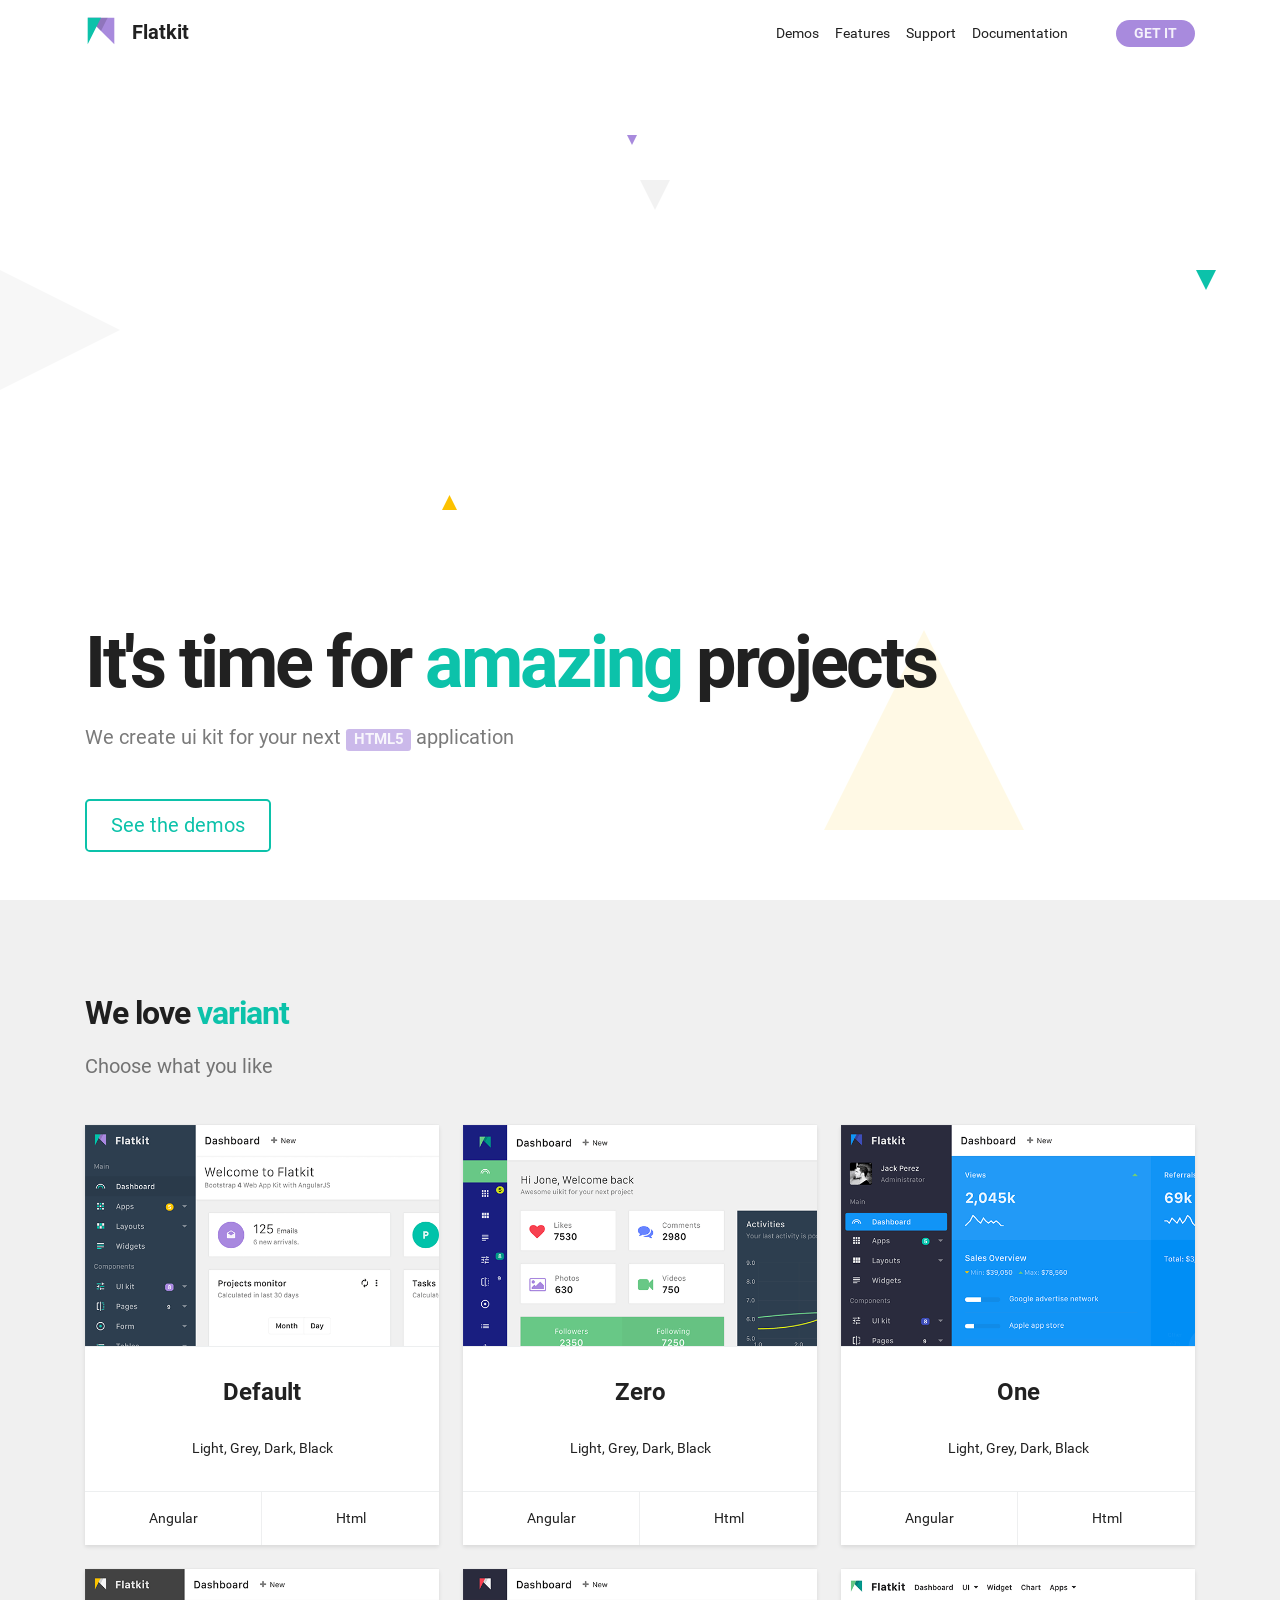
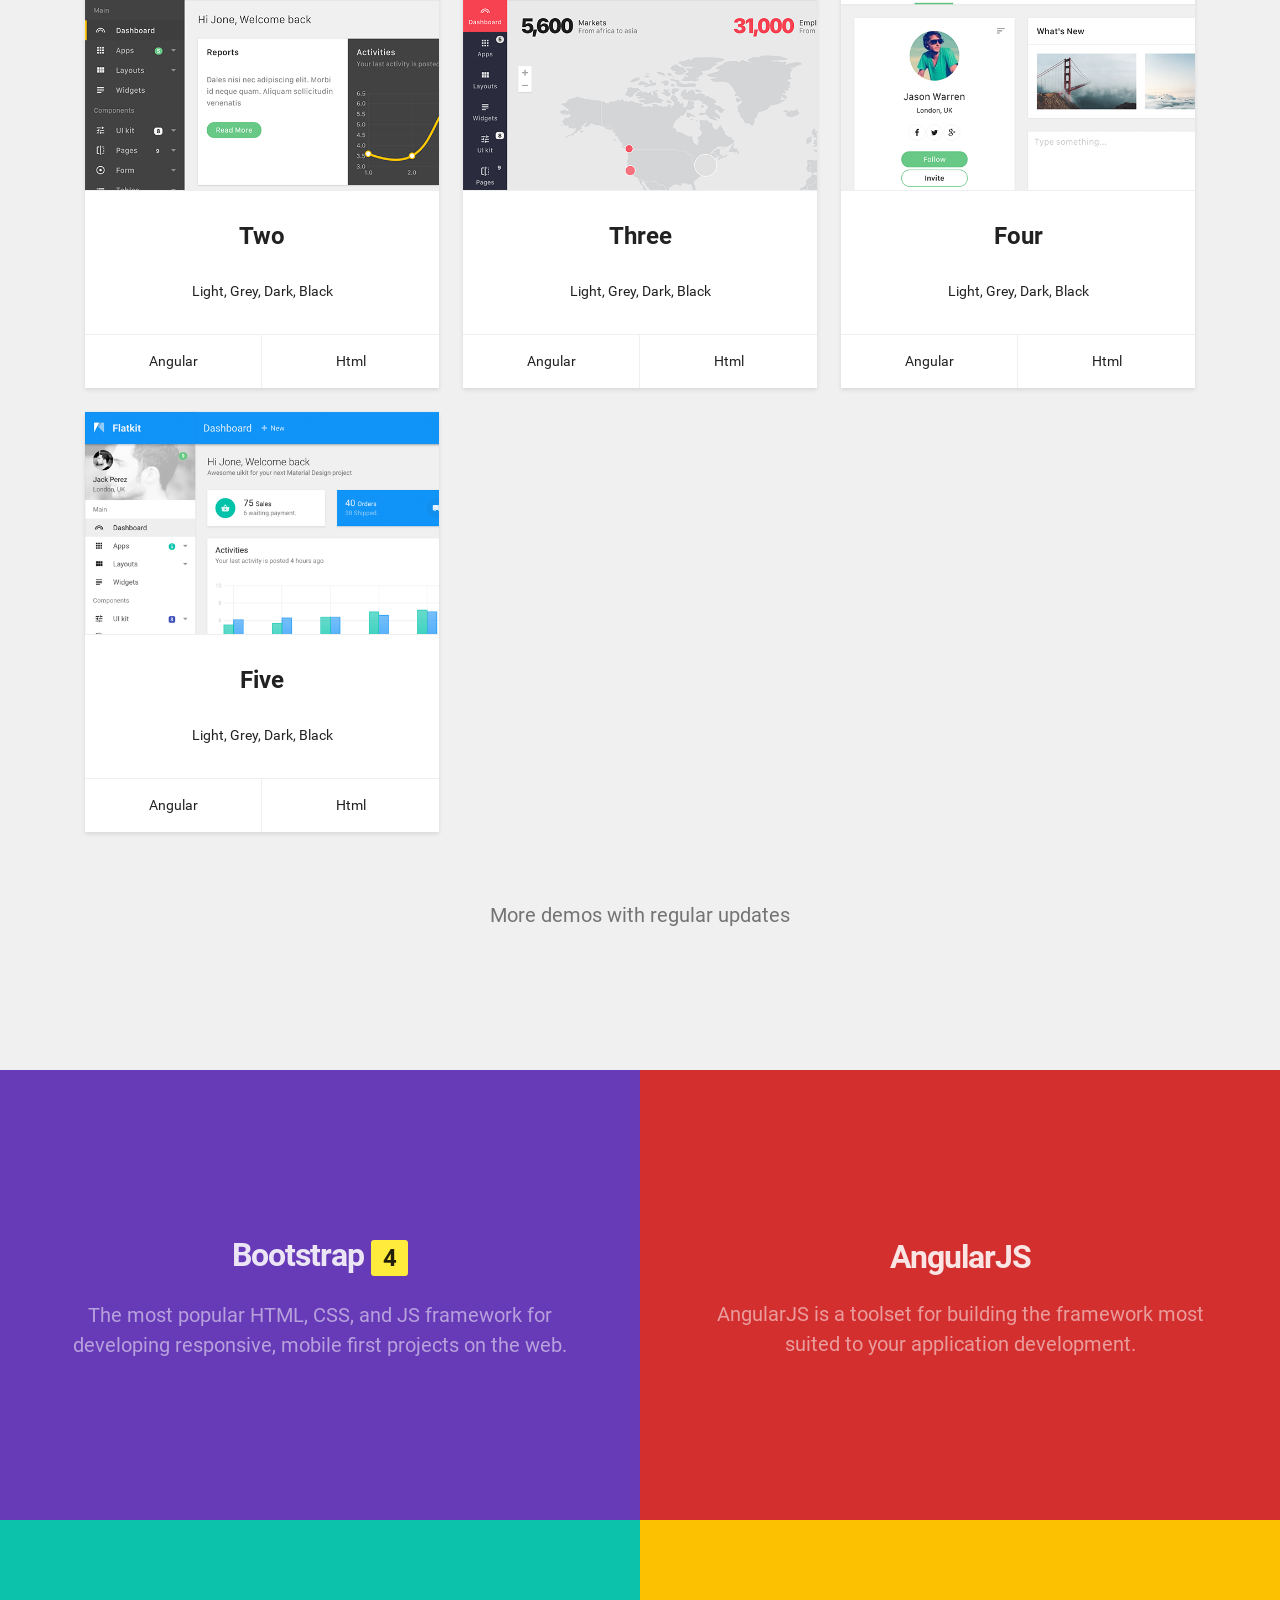
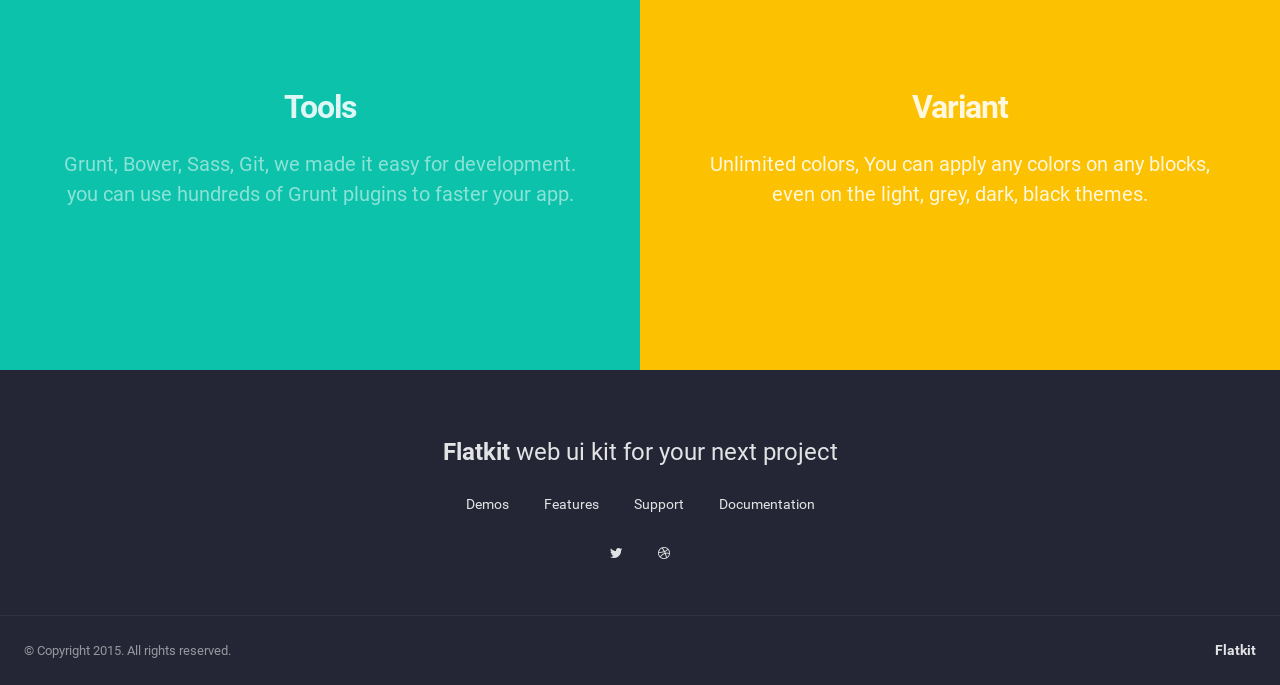
<file: Templete/index.html>
<!DOCTYPE html>
<html lang="en">
<head>
  <meta charset="utf-8" />
  <title>Flatkit | Web App UI - Bootstrap 4 Web App Kit with AngularJS</title>
  <meta name="description" content="Admin, Dashboard, Bootstrap, Bootstrap 4, Angular, AngularJS" />
  <meta name="viewport" content="width=device-width, initial-scale=1, maximum-scale=1, minimal-ui" />
  <meta http-equiv="X-UA-Compatible" content="IE=edge">

  <!-- for ios 7 style, multi-resolution icon of 152x152 -->
  <meta name="apple-mobile-web-app-capable" content="yes">
  <meta name="apple-mobile-web-app-status-barstyle" content="black-translucent">
  <link rel="apple-touch-icon" href="../assets/images/logo.png">
  <meta name="apple-mobile-web-app-title" content="Flatkit">
  <!-- for Chrome on Android, multi-resolution icon of 196x196 -->
  <meta name="mobile-web-app-capable" content="yes">
  <link rel="shortcut icon" sizes="196x196" href="../assets/images/logo.png">
  
  <!-- style -->
  <link rel="stylesheet" href="assets/animate.css/animate.min.css" type="text/css" />
  <link rel="stylesheet" href="assets/font-awesome/css/font-awesome.min.css" type="text/css" />
  <link rel="stylesheet" href="assets/bootstrap/dist/css/bootstrap.min.css" type="text/css" />
  <link rel="stylesheet" href="assets/styles/app.min.css" type="text/css" />
  <link rel="stylesheet" href="assets/styles/font.css" type="text/css" />
</head>
<body>
  <header>
      <nav class="navbar navbar-md navbar-fixed-top white">
        <div class="container">
          <a data-toggle="collapse" data-target="#navbar-1" class="navbar-item pull-right hidden-md-up m-a-0 m-l">
            <i class="fa fa-bars"></i>
          </a>
          
          <!-- brand -->
          <a class="navbar-brand md" href="#home" ui-scroll-to="home">
            <svg xmlns="http://www.w3.org/2000/svg" viewBox="0 0 48 48" width="32" height="32">
              <path d="M 4 4 L 44 4 L 44 44 Z" fill="#a88add" />
              <path d="M 4 4 L 34 4 L 24 24 Z" fill="rgba(0,0,0,0.15)" />
              <path d="M 4 4 L 24 4 L 4  44 Z" fill="#0cc2aa" />
            </svg>

            <span class="hidden-folded inline">Flatkit</span>
          </a>
          <!-- / brand -->

          <!-- nabar right -->
          <ul class="nav navbar-nav pull-right">
            <li class="nav-item">
              <a class="nav-link" href="http://themeforest.net/user/flatfull/portfolio?ref=flatfull">
                <span class="btn btn-sm rounded accent text-u-c _700">
                  Get It
                </span>
              </a>
            </li>
          </ul>
          <!-- / navbar right -->
          <!-- navbar collapse -->
          <div class="collapse navbar-toggleable-sm text-center white" id="navbar-1">
            <!-- link and dropdown -->
            <ul class="nav navbar-nav nav-active-border top b-primary pull-right m-r-lg">
              <li class="nav-item">
                <a class="nav-link" href="#demos" ui-scroll-to="demos" >
                  <span class="nav-text">Demos</span> 
                </a>
              </li>
              <li class="nav-item">
                <a class="nav-link" href="#features" ui-scroll-to="features" >
                  <span class="nav-text">Features</span> 
                </a>
              </li>
              <li class="nav-item">
                <a class="nav-link" href="http://themeforest.net/user/flatfull/portfolio?ref=flatfull">
                  <span class="nav-text">Support</span> 
                </a>
              </li>
              <li class="nav-item">
                <a class="nav-link" href="angular/#/app/docs">
                  <span class="nav-text">Documentation</span> 
                </a>
              </li>
            </ul>
            <!-- / link and dropdown -->
          </div>
          <!-- / navbar collapse -->
        </div>
      </nav>
  </header>
  <div>
      <svg xmlns="http://www.w3.org/2000/svg" viewBox="0 0 48 48" width="30" height="30" style="position:fixed; z-index:0; left:50%; top: 20%" class="animated fadeInDownBig">
        <path d="M 48 0 L 24 48 L 0 0 Z" fill="rgba(0,0,0,0.05)" />
      </svg>
      <svg xmlns="http://www.w3.org/2000/svg" viewBox="0 0 48 48" width="10" height="10" style="position:fixed; z-index:0; left:49%; top: 15%" class="animated fadeInDown">
        <path d="M 48 0 L 24 48 L 0 0 Z" fill="#a88add" />
      </svg>
      <svg xmlns="http://www.w3.org/2000/svg" viewBox="0 0 48 48" width="5" height="5" style="position:fixed; z-index:0; left:30%; top: 0%" class="animated fadeInDown">
        <path d="M 48 0 L 24 48 L 0 0 Z" fill="#a88add" />
      </svg>
      <svg xmlns="http://www.w3.org/2000/svg" viewBox="0 0 48 48" width="20" height="20" style="position:fixed; z-index:0; right:5%; top: 30%" class="animated fadeInDown">
        <path d="M 48 0 L 24 48 L 0 0 Z" fill="#0cc2aa" />
      </svg>
      <svg xmlns="http://www.w3.org/2000/svg" viewBox="0 0 48 48" width="15" height="15" style="position:fixed; z-index:0; left:34.5%; top: 55%" class="animated fadeIn">
        <path d="M 0 48 L 24 0 L 48 48 Z" fill="#fcc100" />
      </svg>
      <svg xmlns="http://www.w3.org/2000/svg" viewBox="0 0 48 48" width="200" height="200" style="position:fixed; z-index:0; right:20%; top: 70%" class="animated fadeInUp">
        <path d="M 0 48 L 24 0 L 48 48 Z" fill="rgba(252,193,0,0.1)" />
      </svg>
      <svg xmlns="http://www.w3.org/2000/svg" viewBox="0 0 48 48" width="120" height="120" style="position:fixed; z-index:0; left:0%; top: 30%" class="animated fadeInLeftBig">
        <path d="M 0 48 L 48 24 L 0 0 Z" fill="rgba(0,0,0,0.03)" />
      </svg>
  </div>
  <div class="page-content" id="home">
    <div class="h-v white row-col">
      <div class="row-cell v-b">
        <div class="container p-y-lg pos-rlt">
          <h1 class="display-3 _700 l-s-n-3x m-t-lg m-b-md">It's time for <span class="text-primary">amazing</span> projects</h1>
          <h5 class="text-muted m-b-lg">We create ui kit for your next <span class="label accent">HTML5</span> application</h5>
          <a href="#demos" ui-scroll-to="demos" class="btn btn-lg btn-outline b-primary text-primary b-2x">See the demos</a>
        </div>
      </div>
    </div>
    <div class="p-y-lg" id="demos">
      <div class="container p-y-lg text-primary-hover">
        <h2 class=" _700 l-s-n-1x m-b-md">We love <span class="text-primary">variant</span></h2>
        <h5 class="text-muted m-b-lg">Choose what you like</h5>
        <div class="row m-y-lg">
          <div class="col-md-6 col-lg-4">
            <div class="box white box-shadow-z3 text-center">
                <a href="angular">
                  <img class="img-responsive b-b m-b" src="assets/images/layout.png" alt="default">
                  <span class="_800 p-a block h4 m-a-0">Default</span>
                </a>
                <div class="box-body">
                  <p>
                    <a href="angular?bg=bg">Light</a>, 
                    <a href="angular?bg=grey">Grey</a>, 
                    <a href="angular?bg=dark">Dark</a>, 
                    <a href="angular?bg=black">Black</a>
                  </p>
                </div>
                <div class="row-col b-t">
                  <a href="angular" class="row-cell _500 p-a b-r">Angular</a>
                  <a href="html/dashboard.html" class="row-cell _500 p-a">Html</a>
                </div>
            </div>
          </div>
          <div class="col-md-6 col-lg-4">
            <div class="box white box-shadow-z3 text-center">
                <a href="angular/?layout=0">
                  <img class="img-responsive b-b m-b" src="assets/images/layout.0.png" alt="zero">
                  <span class="_800 p-a block h4 m-a-0">Zero</span>
                </a>
                <div class="box-body">
                  <p>
                    <a href="angular?layout=0&bg=bg">Light</a>, 
                    <a href="angular?layout=0&bg=grey">Grey</a>, 
                    <a href="angular?layout=0&bg=dark">Dark</a>, 
                    <a href="angular?layout=0&bg=black">Black</a>
                  </p>
                </div>
                <div class="row-col b-t">
                  <a href="angular/?layout=0" class="row-cell _500 p-a b-r">Angular</a>
                  <a href="html/dashboard.0.html" class="row-cell _500 p-a">Html</a>
                </div>
            </div>
          </div>
          <div class="col-md-6 col-lg-4">
            <div class="box white box-shadow-z3 text-center">
                <a href="angular/?layout=1">
                  <img class="img-responsive b-b m-b" src="assets/images/layout.1.png" alt="zero">
                  <span class="_800 p-a block h4 m-a-0">One</span>
                </a>
                <div class="box-body">
                  <p>
                    <a href="angular?layout=1&bg=bg">Light</a>, 
                    <a href="angular?layout=1&bg=grey">Grey</a>, 
                    <a href="angular?layout=1&bg=dark">Dark</a>, 
                    <a href="angular?layout=1&bg=black">Black</a>
                  </p>
                </div>
                <div class="row-col b-t">
                  <a href="angular/?layout=1" class="row-cell _500 p-a b-r">Angular</a>
                  <a href="html/dashboard.1.html" class="row-cell _500 p-a">Html</a>
                </div>
            </div>
          </div>
          <div class="col-md-6 col-lg-4">
            <div class="box white box-shadow-z3 text-center">
                <a href="angular/?layout=2">
                  <img class="img-responsive b-b m-b" src="assets/images/layout.2.png" alt="zero">
                  <span class="_800 p-a block h4 m-a-0">Two</span>
                </a>
                <div class="box-body">
                  <p>
                    <a href="angular?layout=2&bg=bg">Light</a>, 
                    <a href="angular?layout=2&bg=grey">Grey</a>, 
                    <a href="angular?layout=2&bg=dark">Dark</a>, 
                    <a href="angular?layout=2&bg=black">Black</a>
                  </p>
                </div>
                <div class="row-col b-t">
                  <a href="angular/?layout=2" class="row-cell _500 p-a b-r">Angular</a>
                  <a href="html/dashboard.2.html" class="row-cell _500 p-a">Html</a>
                </div>
            </div>
          </div>
          <div class="col-md-6 col-lg-4">
            <div class="box white box-shadow-z3 text-center">
                <a href="angular/?layout=3">
                  <img class="img-responsive b-b m-b" src="assets/images/layout.3.png" alt="zero">
                  <span class="_800 p-a block h4 m-a-0">Three</span>
                </a>
                <div class="box-body">
                  <p>
                    <a href="angular?layout=3&bg=bg">Light</a>, 
                    <a href="angular?layout=3&bg=grey">Grey</a>, 
                    <a href="angular?layout=3&bg=dark">Dark</a>, 
                    <a href="angular?layout=3&bg=black">Black</a>
                  </p>
                </div>
                <div class="row-col b-t">
                  <a href="angular/?layout=3" class="row-cell _500 p-a b-r">Angular</a>
                  <a href="html/dashboard.3.html" class="row-cell _500 p-a">Html</a>
                </div>
            </div>
          </div>
          <div class="col-md-6 col-lg-4">
            <div class="box white box-shadow-z3 text-center">
                <a href="angular/?layout=4">
                  <img class="img-responsive b-b m-b" src="assets/images/layout.4.png" alt="zero">
                  <span class="_800 p-a block h4 m-a-0">Four</span>
                </a>
                <div class="box-body">
                  <p>
                    <a href="angular?layout=4&bg=bg">Light</a>, 
                    <a href="angular?layout=4&bg=grey">Grey</a>, 
                    <a href="angular?layout=4&bg=dark">Dark</a>, 
                    <a href="angular?layout=4&bg=black">Black</a>
                  </p>
                </div>
                <div class="row-col b-t">
                  <a href="angular/?layout=4" class="row-cell _500 p-a b-r">Angular</a>
                  <a href="html/dashboard.4.html" class="row-cell _500 p-a">Html</a>
                </div>
            </div>
          </div>
          <div class="col-md-6 col-lg-4">
            <div class="box white box-shadow-z3 text-center">
                <a href="angular/?layout=5">
                  <img class="img-responsive b-b m-b" src="assets/images/layout.5.png" alt="zero">
                  <span class="_800 p-a block h4 m-a-0">Five</span>
                </a>
                <div class="box-body">
                  <p>
                    <a href="angular?layout=5&bg=bg">Light</a>, 
                    <a href="angular?layout=5&bg=grey">Grey</a>, 
                    <a href="angular?layout=5&bg=dark">Dark</a>, 
                    <a href="angular?layout=5&bg=black">Black</a>
                  </p>
                </div>
                <div class="row-col b-t">
                  <a href="angular/?layout=5" class="row-cell _500 p-a b-r">Angular</a>
                  <a href="html/dashboard.5.html" class="row-cell _500 p-a">Html</a>
                </div>
            </div>
          </div>
        </div>
        <h5 class="m-y-lg text-muted text-center">More demos with regular updates</h5>
      </div>
    </div>
    <div class="pos-rlt" id="features">
      <div class="h-v-5 row-col text-center">
        <div class="col-sm-6 deep-purple v-m">
          <div class="p-a-lg">
            <h2 class=" _700 l-s-n-1x m-y m-b-md">Bootstrap <span class="label yellow">4</span></h2>
            <p class="h5 text-muted l-h">The most popular HTML, CSS, and JS framework for developing responsive, mobile first projects on the web.</p>
          </div>
        </div>
        <div class="col-sm-6 red-700 v-m">
          <div class="p-a-lg">
            <h2 class=" _700 l-s-n-1x m-y m-b-md">AngularJS</h2>
            <p class="h5 text-muted l-h">AngularJS is a toolset for building the framework most suited to your application development.</p>
          </div>
        </div>
      </div>
      <div class="h-v-5 row-col text-center">
        <div class="col-sm-6 primary v-m">
          <div class="p-a-lg">
            <h2 class=" _700 l-s-n-1x m-y m-b-md">Tools</h2>
            <p class="h5 text-muted l-h">Grunt, Bower, Sass, Git, we made it easy for development. you can use hundreds of Grunt plugins to faster your app.</p>
          </div>
        </div>
        <div class="col-sm-6 warn v-m">
          <div class="p-a-lg">
            <h2 class=" _700 l-s-n-1x m-y m-b-md">Variant</h2>
            <p class="h5 l-h">Unlimited colors, You can apply any colors on any blocks, even on the light, grey, dark, black themes.</p>
          </div>
        </div>
      </div>
    </div>
  </div>
  <footer class="black pos-rlt">
    <div class="footer dk">
      <div class="text-center container p-y-lg">
        <div class="clearfix text-lg m-t">
          <strong>Flatkit</strong> web ui kit for your next project
        </div>
        <div class="nav m-y text-primary-hover">
          <a class="nav-link m-x" href="#demos" ui-scroll-to="demos" >
            <span class="nav-text">Demos</span>
          </a>
          <a class="nav-link m-x" href="#features" ui-scroll-to="features" >
            <span class="nav-text">Features</span> 
          </a>
          <a class="nav-link m-x" href="http://themeforest.net/user/flatfull/portfolio?ref=flatfull">
            <span class="nav-text">Support</span> 
          </a>
          <a class="nav-link m-x" href="angular/#/app/docs">
            <span class="nav-text">Documentation</span> 
          </a>
        </div>
        <div class="block clearfix">
          <a href class="btn btn-icon btn-social rounded btn-sm m-r">
            <i class="fa fa-twitter"></i>
            <i class="fa fa-twitter light-blue"></i>
          </a>
          <a href="https://dribbble.com/flatfull" class="btn btn-icon btn-social rounded btn-sm">
            <i class="fa fa-dribbble"></i>
            <i class="fa fa-dribbble pink"></i>
          </a>
        </div>
      </div>
      <div class="b b-b"></div>
      <div class="p-a-md">
        <div class="row footer-bottom">
          <div class="col-sm-8">
            <small class="text-muted">&copy; Copyright 2015. All rights reserved.</small>
          </div>
          <div class="col-sm-4">
            <div class="text-sm-right text-xs-left">
              <strong>Flatkit</strong>
            </div>
          </div>
        </div>
      </div>
    </div>
  </footer> 
  <script src="libs/jquery/jquery/dist/jquery.js"></script>
  <script src="libs/jquery/tether/dist/js/tether.min.js"></script>
  <script src="libs/jquery/bootstrap/dist/js/bootstrap.js"></script>
  <script src="html/scripts/ui-scroll-to.js"></script>
</body>
</html>
</file>
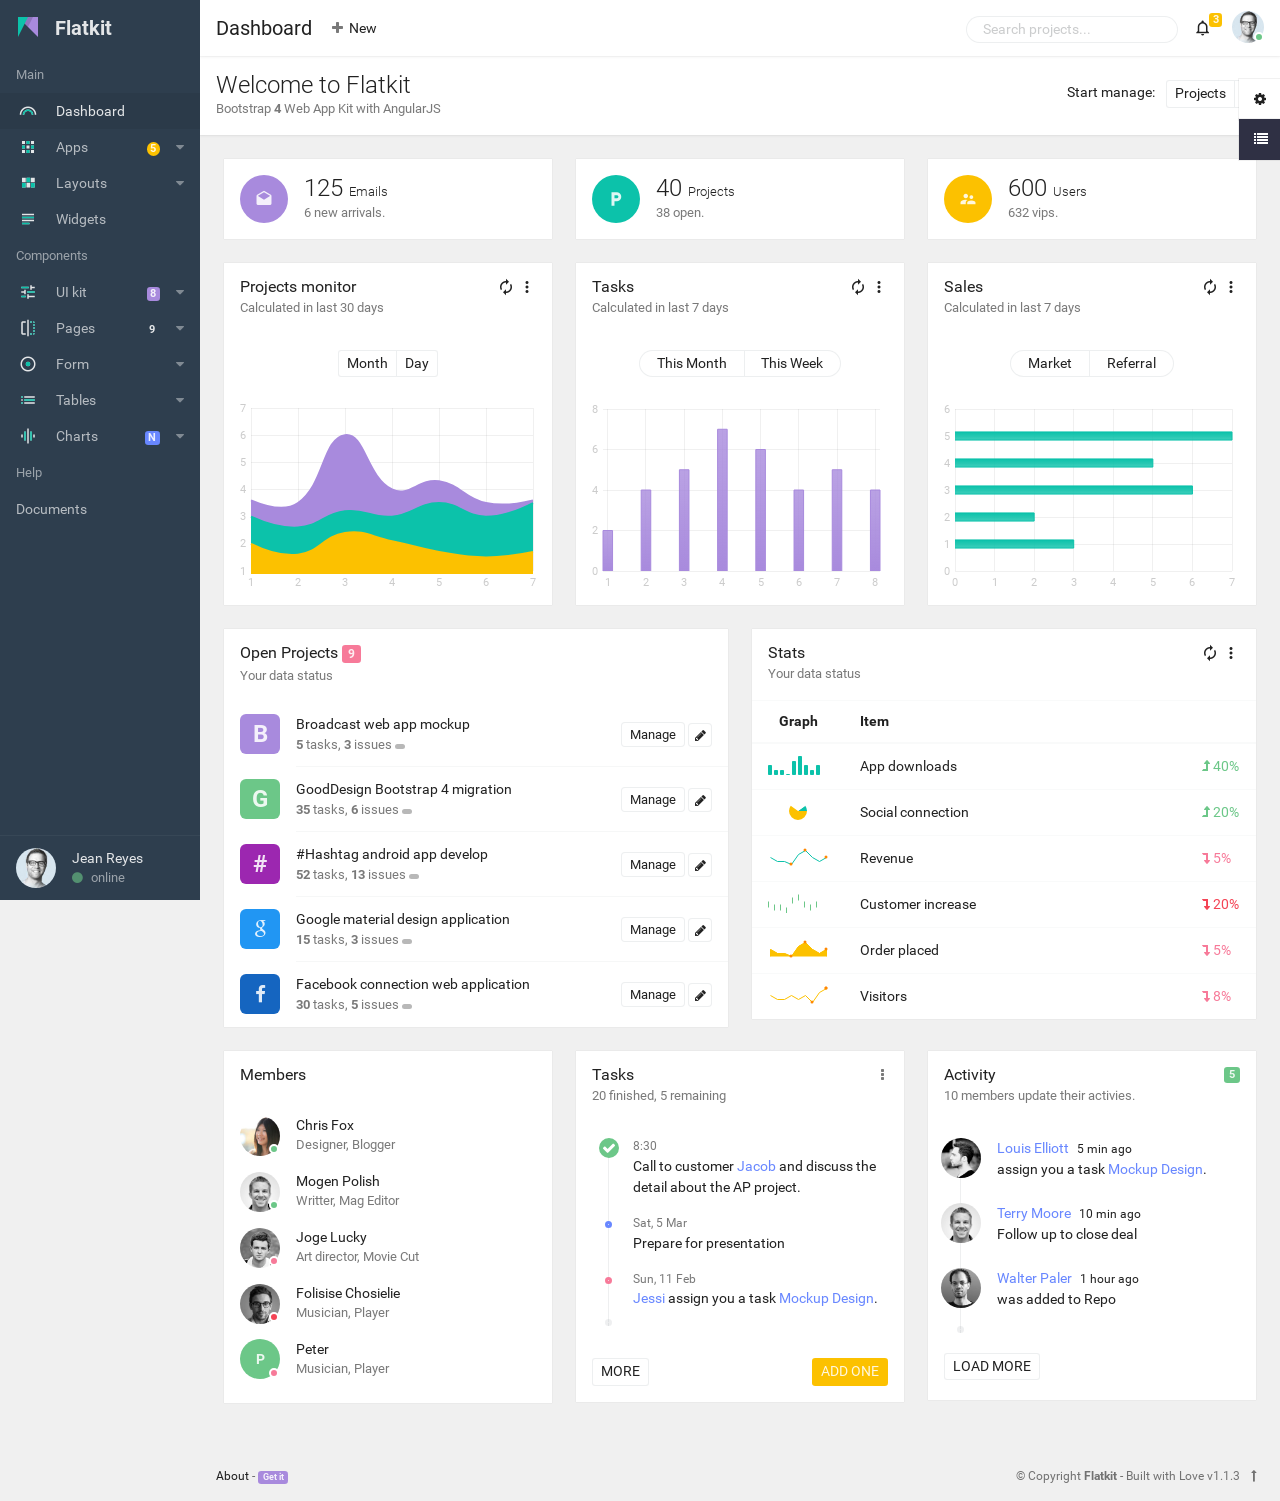
<file: Templete/angular/index.html>
<!DOCTYPE html>
<html lang="en">
<head>
  <meta charset="utf-8" />
  <title>Flatkit - AngularJS Version | Bootstrap 4 Web App Kit with AngularJS</title>
  <meta name="description" content="Admin, Dashboard, Bootstrap, Bootstrap 4, Angular, AngularJS" />
  <meta name="viewport" content="width=device-width, initial-scale=1, maximum-scale=1, minimal-ui" />
  <meta http-equiv="X-UA-Compatible" content="IE=edge">

  <!-- for ios 7 style, multi-resolution icon of 152x152 -->
  <meta name="apple-mobile-web-app-capable" content="yes">
  <meta name="apple-mobile-web-app-status-barstyle" content="black-translucent">
  <link rel="apple-touch-icon" href="../assets/images/logo.png">
  <meta name="apple-mobile-web-app-title" content="Flatkit">
  <!-- for Chrome on Android, multi-resolution icon of 196x196 -->
  <meta name="mobile-web-app-capable" content="yes">
  <link rel="shortcut icon" sizes="196x196" href="../assets/images/logo.png">

  <!-- style -->
  <link rel="stylesheet" href="../assets/animate.css/animate.min.css" type="text/css" />
  <link rel="stylesheet" href="../assets/glyphicons/glyphicons.css" type="text/css" />
  <link rel="stylesheet" href="../assets/font-awesome/css/font-awesome.min.css" type="text/css" />
  <link rel="stylesheet" href="../assets/material-design-icons/material-design-icons.css" type="text/css" />

  <link rel="stylesheet" href="../assets/bootstrap/dist/css/bootstrap.min.css" type="text/css" />
  <!-- build:css ../assets/styles/app.min.css -->
  <link rel="stylesheet" href="../assets/styles/app.css" type="text/css" />
  <!-- endbuild -->
  <link rel="stylesheet" href="../assets/styles/font.css" type="text/css" />
</head>
<body ng-app="app" ng-controller="AppCtrl" class="{{app.setting.bg}}" ng-class="{'container': app.setting.boxed, 'ie': isIE,'smart': isSmart}">
  <div class="app" ui-view></div>
<!-- build:js scripts/app.angular.js -->
<!-- jQuery -->
  <script src="../libs/jquery/jquery/dist/jquery.js"></script>
<!-- Bootstrap -->
  <script src="../libs/jquery/tether/dist/js/tether.min.js"></script>
  <script src="../libs/jquery/bootstrap/dist/js/bootstrap.js"></script>
  <script src="../libs/jquery/PACE/pace.min.js"></script>
<!-- Angular -->
  <script src="../libs/angular/angular/angular.js"></script>
  <script src="../libs/angular/angular-animate/angular-animate.js"></script>
  <script src="../libs/angular/angular-resource/angular-resource.js"></script>
  <script src="../libs/angular/angular-sanitize/angular-sanitize.js"></script>
  <script src="../libs/angular/angular-touch/angular-touch.js"></script>

  <!-- router -->
  <script src="../libs/angular/angular-ui-router/release/angular-ui-router.js"></script>
  <!-- storage -->
  <script src="../libs/angular/ngstorage/ngStorage.js"></script>
  <!-- utils -->
  <script src="../libs/angular/angular-ui-utils/ui-utils.js"></script>
  <!-- lazyload -->
  <script src="../libs/angular/oclazyload/dist/ocLazyLoad.js"></script>

<!-- App -->
  <script src="scripts/app.js"></script>
  <script src="scripts/config.js"></script>
  <script src="scripts/config.lazyload.js"></script>
  <script src="scripts/config.router.js"></script>
  <script src="scripts/app.ctrl.js"></script>

  <script src="scripts/directives/ui-jp.js"></script>
  <script src="scripts/directives/ui-nav.js"></script>
  <script src="scripts/directives/ui-fullscreen.js"></script>
  <script src="scripts/directives/ui-scroll-to.js"></script>
  <script src="scripts/directives/ui-toggle-class.js"></script>
  <script src="scripts/directives/ui-include.js"></script>
  
  <script src="scripts/filters/fromnow.js"></script>

  <script src="scripts/services/ngstore.js"></script>
  <script src="scripts/services/ui-load.js"></script>
  <script src="scripts/services/palette.js"></script>
<!-- endbuild -->
</body>
</html>
</file>
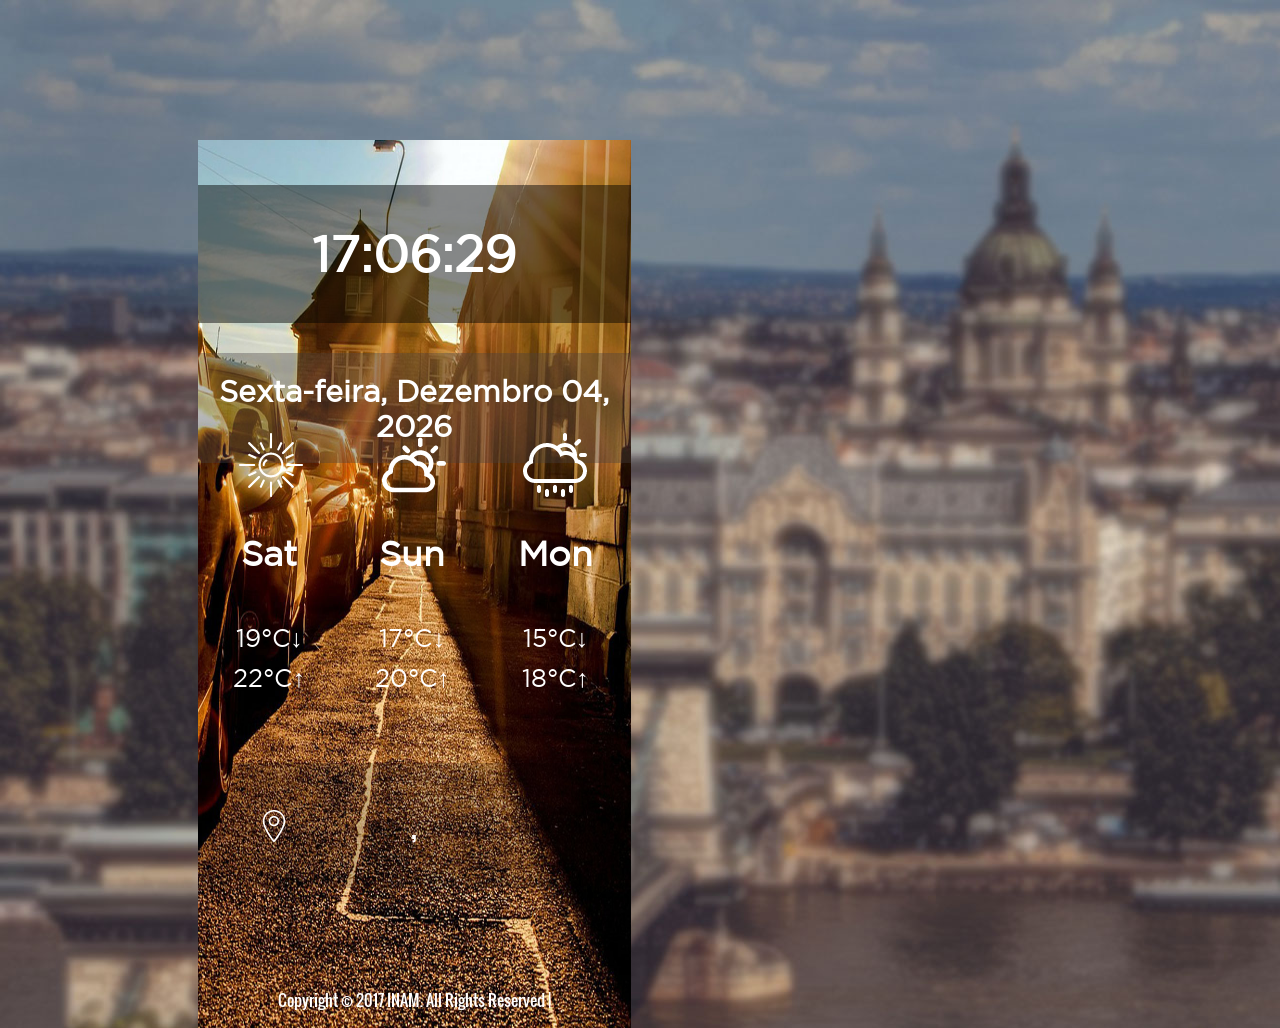
<file: Templete/Organize/index.html>
<!DOCTYPE html>
<html>
<head>
<title>INAM | Temperatura</title>
<!-- For-Mobile-Apps -->
<meta name="viewport" content="width=device-width, initial-scale=1" />
<meta http-equiv="Content-Type" content="text/html; charset=utf-8" />
<script type="application/x-javascript"> addEventListener("load", function() { setTimeout(hideURLbar, 0); }, false); function hideURLbar(){ window.scrollTo(0,1); } </script>
<!-- //For-Mobile-Apps -->
<!-- Style -->
<link rel="stylesheet" href="css/style.css" type="text/css" media="all" />
<!-- Style -->
<!-- JavaScript -->
<script type="text/javascript" src="js/jquery.min.js"></script>
<!-- Javascript -->

<script>
function startTime() {
    var today = new Date();
    var h = today.getHours();
    var m = today.getMinutes();
    var s = today.getSeconds();
    m = checkTime(m);
    s = checkTime(s);
    document.getElementById('txt').innerHTML =
    h + ":" + m + ":" + s;
    var t = setTimeout(startTime, 500);
}
function checkTime(i) {
    if (i < 10) {i = "0" + i};  // add zero in front of numbers < 10
    return i;
}
</script>

</head>
</head>
<body onload="startTime()">

<!--Localização do dispositivo -->
 <script>
      $.getJSON('https://geoip-db.com/json/geoip.php?jsonp=?') 
         .done (function(location)
         {
            $('#country').html(location.country_name);
            $('#state').html(location.state);
            $('#city').html(location.city);
            $('#ip').html(location.IPv4);               
         });
    </script>
<h1>&nbsp;</h1>

<div class="content">

	<div class="place">

		<div id="txt"></div>

		<div class="dmy">
			<script type="text/javascript">
               var mydate=new Date()
               var year=mydate.getYear()
               if(year<1000)
                 year+=1900
                 var day=mydate.getDay()
                 var month=mydate.getMonth()
                 var daym=mydate.getDate()
               if(daym<10)
                 daym="0"+daym
                 var dayarray=new Array("Domingo","Segunda-feira","Terça-feira","Quarta-feira","Quinta-feira","Sexta-feira","Sabado")
                 var montharray=new Array("Janeiro","Fevereiro","Março","Abril","Maio","Junho","Julho","Augusto","Septembro","Outubro","Novembro","Dezembro")
                 document.write(""+dayarray[day]+", "+montharray[month]+" "+daym+", "+year+"")
            </script>
        </div>
       
        <div class="day">
            
            <div class="sat">
                <h3>Sat</h3>
                <p>19°C↓  22°C↑</p>
            </div>

            <div class="sund">
                <h3>Sun</h3>
                <p>17°C↓ 20°C↑</p>
            </div>

            <div class="mon">
                <h3>Mon</h3>
                <p>15°C↓ 18°C↑</p>
            </div>

            <div class="clear"></div>

        </div>
        <div class="city">
        <p><span id="country"></span>, <span id="city"></span></p>
        </div>

	

	
<div class="footer">
     <p>Copyright &copy; 2017 INAM. All Rights Reserved |</p>
</div>
</body>
</html>
</file>
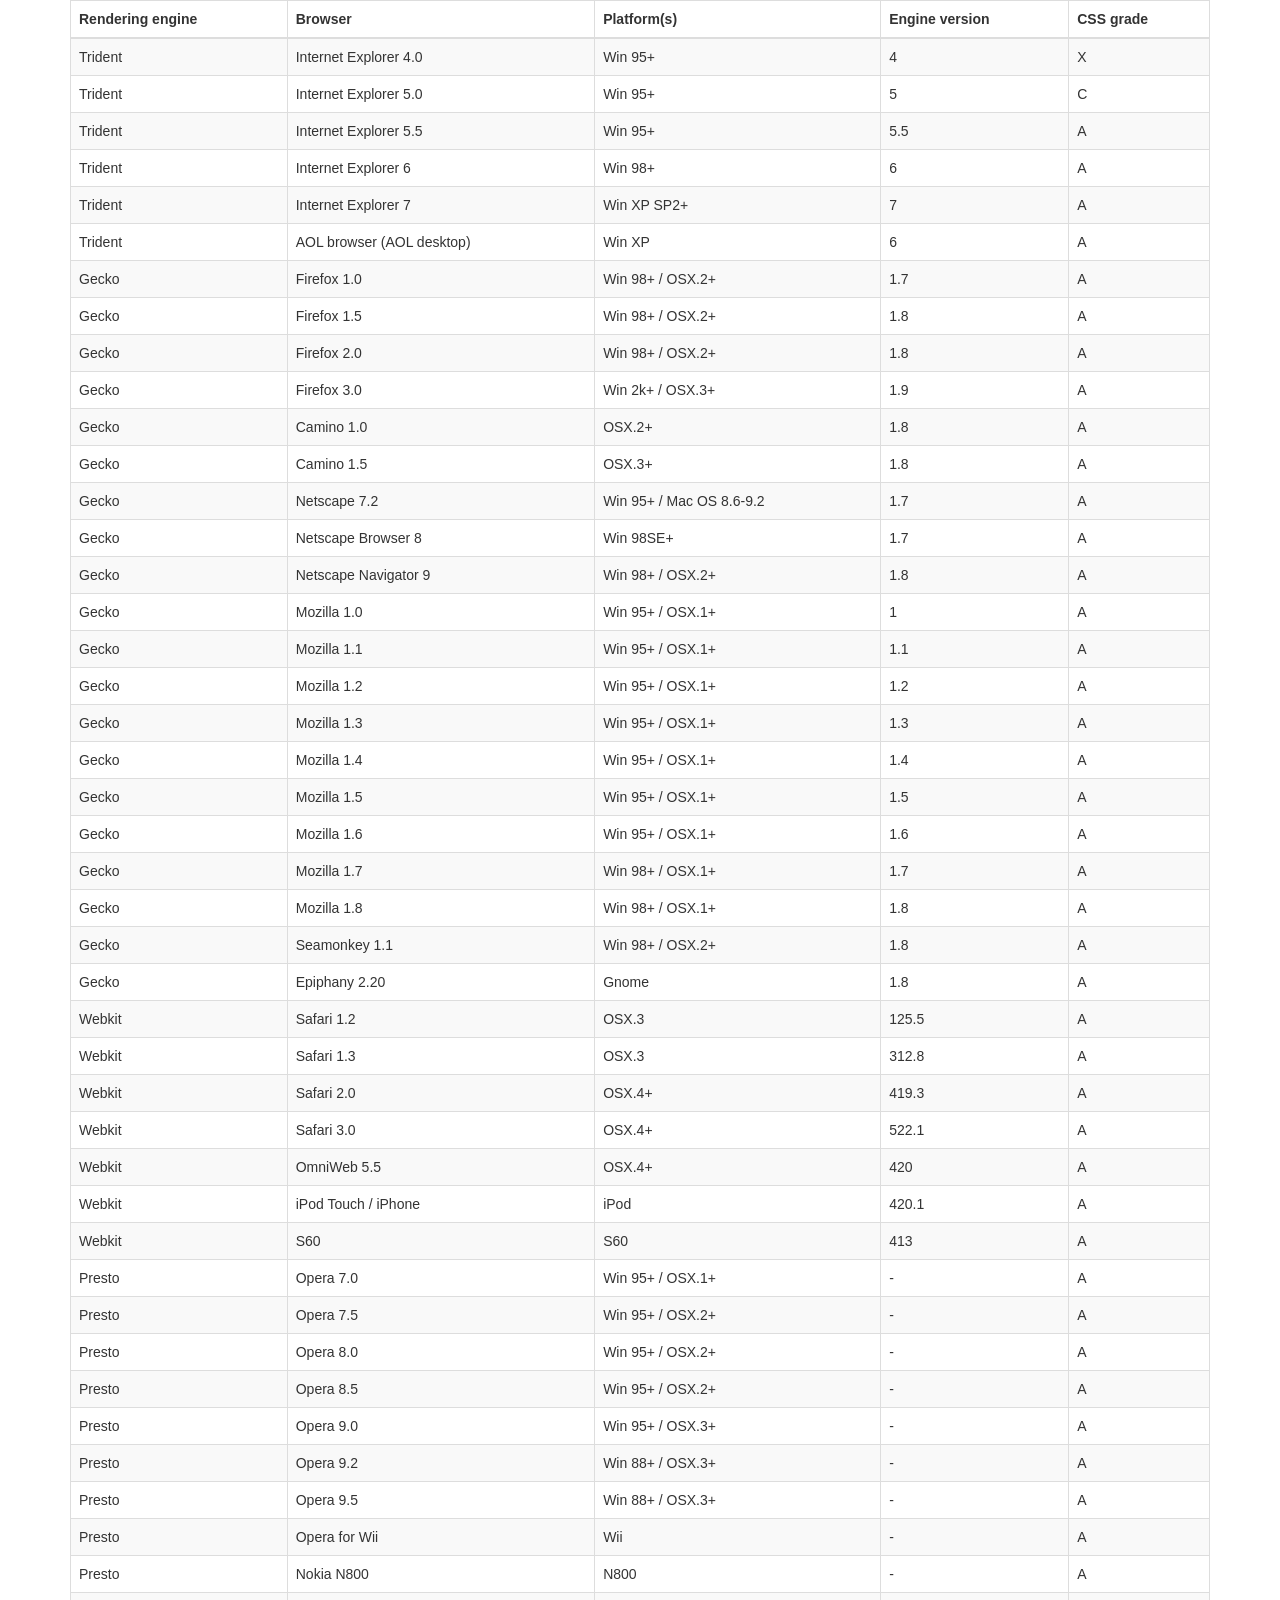
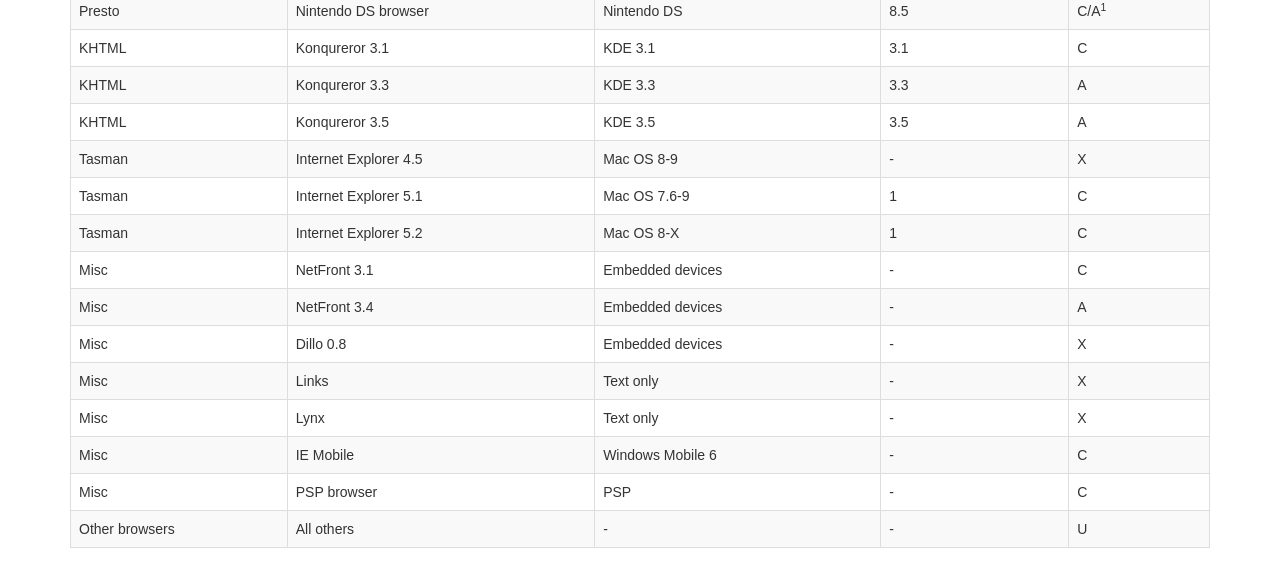
<file: libs/jquery/plugins/integration/bootstrap/3/index.html>
<!DOCTYPE HTML PUBLIC "-//W3C//DTD HTML 4.01//EN" "http://www.w3.org/TR/html4/strict.dtd">
<html>
	<head>
		<meta http-equiv="content-type" content="text/html; charset=utf-8" />
		
		<title>DataTables Bootstrap 3 example</title>

		<link rel="stylesheet" type="text/css" href="//maxcdn.bootstrapcdn.com/bootstrap/3.3.0/css/bootstrap.min.css">
		<link rel="stylesheet" type="text/css" href="dataTables.bootstrap.css">

		<script type="text/javascript" language="javascript" src="//code.jquery.com/jquery-1.11.1.min.js"></script>
		<script type="text/javascript" language="javascript" src="//cdn.datatables.net/1.10.3/js/jquery.dataTables.min.js"></script>
		<script type="text/javascript" language="javascript" src="dataTables.bootstrap.js"></script>
		<script type="text/javascript" charset="utf-8">
			$(document).ready(function() {
				$('#example').dataTable();
			} );
		</script>
	</head>
	<body>
		<div class="container">
			
<table cellpadding="0" cellspacing="0" border="0" class="table table-striped table-bordered" id="example">
	<thead>
		<tr>
			<th>Rendering engine</th>
			<th>Browser</th>
			<th>Platform(s)</th>
			<th>Engine version</th>
			<th>CSS grade</th>
		</tr>
	</thead>
	<tbody>
		<tr class="odd gradeX">
			<td>Trident</td>
			<td>Internet
				 Explorer 4.0</td>
			<td>Win 95+</td>
			<td class="center"> 4</td>
			<td class="center">X</td>
		</tr>
		<tr class="even gradeC">
			<td>Trident</td>
			<td>Internet
				 Explorer 5.0</td>
			<td>Win 95+</td>
			<td class="center">5</td>
			<td class="center">C</td>
		</tr>
		<tr class="odd gradeA">
			<td>Trident</td>
			<td>Internet
				 Explorer 5.5</td>
			<td>Win 95+</td>
			<td class="center">5.5</td>
			<td class="center">A</td>
		</tr>
		<tr class="even gradeA">
			<td>Trident</td>
			<td>Internet
				 Explorer 6</td>
			<td>Win 98+</td>
			<td class="center">6</td>
			<td class="center">A</td>
		</tr>
		<tr class="odd gradeA">
			<td>Trident</td>
			<td>Internet Explorer 7</td>
			<td>Win XP SP2+</td>
			<td class="center">7</td>
			<td class="center">A</td>
		</tr>
		<tr class="even gradeA">
			<td>Trident</td>
			<td>AOL browser (AOL desktop)</td>
			<td>Win XP</td>
			<td class="center">6</td>
			<td class="center">A</td>
		</tr>
		<tr class="gradeA">
			<td>Gecko</td>
			<td>Firefox 1.0</td>
			<td>Win 98+ / OSX.2+</td>
			<td class="center">1.7</td>
			<td class="center">A</td>
		</tr>
		<tr class="gradeA">
			<td>Gecko</td>
			<td>Firefox 1.5</td>
			<td>Win 98+ / OSX.2+</td>
			<td class="center">1.8</td>
			<td class="center">A</td>
		</tr>
		<tr class="gradeA">
			<td>Gecko</td>
			<td>Firefox 2.0</td>
			<td>Win 98+ / OSX.2+</td>
			<td class="center">1.8</td>
			<td class="center">A</td>
		</tr>
		<tr class="gradeA">
			<td>Gecko</td>
			<td>Firefox 3.0</td>
			<td>Win 2k+ / OSX.3+</td>
			<td class="center">1.9</td>
			<td class="center">A</td>
		</tr>
		<tr class="gradeA">
			<td>Gecko</td>
			<td>Camino 1.0</td>
			<td>OSX.2+</td>
			<td class="center">1.8</td>
			<td class="center">A</td>
		</tr>
		<tr class="gradeA">
			<td>Gecko</td>
			<td>Camino 1.5</td>
			<td>OSX.3+</td>
			<td class="center">1.8</td>
			<td class="center">A</td>
		</tr>
		<tr class="gradeA">
			<td>Gecko</td>
			<td>Netscape 7.2</td>
			<td>Win 95+ / Mac OS 8.6-9.2</td>
			<td class="center">1.7</td>
			<td class="center">A</td>
		</tr>
		<tr class="gradeA">
			<td>Gecko</td>
			<td>Netscape Browser 8</td>
			<td>Win 98SE+</td>
			<td class="center">1.7</td>
			<td class="center">A</td>
		</tr>
		<tr class="gradeA">
			<td>Gecko</td>
			<td>Netscape Navigator 9</td>
			<td>Win 98+ / OSX.2+</td>
			<td class="center">1.8</td>
			<td class="center">A</td>
		</tr>
		<tr class="gradeA">
			<td>Gecko</td>
			<td>Mozilla 1.0</td>
			<td>Win 95+ / OSX.1+</td>
			<td class="center">1</td>
			<td class="center">A</td>
		</tr>
		<tr class="gradeA">
			<td>Gecko</td>
			<td>Mozilla 1.1</td>
			<td>Win 95+ / OSX.1+</td>
			<td class="center">1.1</td>
			<td class="center">A</td>
		</tr>
		<tr class="gradeA">
			<td>Gecko</td>
			<td>Mozilla 1.2</td>
			<td>Win 95+ / OSX.1+</td>
			<td class="center">1.2</td>
			<td class="center">A</td>
		</tr>
		<tr class="gradeA">
			<td>Gecko</td>
			<td>Mozilla 1.3</td>
			<td>Win 95+ / OSX.1+</td>
			<td class="center">1.3</td>
			<td class="center">A</td>
		</tr>
		<tr class="gradeA">
			<td>Gecko</td>
			<td>Mozilla 1.4</td>
			<td>Win 95+ / OSX.1+</td>
			<td class="center">1.4</td>
			<td class="center">A</td>
		</tr>
		<tr class="gradeA">
			<td>Gecko</td>
			<td>Mozilla 1.5</td>
			<td>Win 95+ / OSX.1+</td>
			<td class="center">1.5</td>
			<td class="center">A</td>
		</tr>
		<tr class="gradeA">
			<td>Gecko</td>
			<td>Mozilla 1.6</td>
			<td>Win 95+ / OSX.1+</td>
			<td class="center">1.6</td>
			<td class="center">A</td>
		</tr>
		<tr class="gradeA">
			<td>Gecko</td>
			<td>Mozilla 1.7</td>
			<td>Win 98+ / OSX.1+</td>
			<td class="center">1.7</td>
			<td class="center">A</td>
		</tr>
		<tr class="gradeA">
			<td>Gecko</td>
			<td>Mozilla 1.8</td>
			<td>Win 98+ / OSX.1+</td>
			<td class="center">1.8</td>
			<td class="center">A</td>
		</tr>
		<tr class="gradeA">
			<td>Gecko</td>
			<td>Seamonkey 1.1</td>
			<td>Win 98+ / OSX.2+</td>
			<td class="center">1.8</td>
			<td class="center">A</td>
		</tr>
		<tr class="gradeA">
			<td>Gecko</td>
			<td>Epiphany 2.20</td>
			<td>Gnome</td>
			<td class="center">1.8</td>
			<td class="center">A</td>
		</tr>
		<tr class="gradeA">
			<td>Webkit</td>
			<td>Safari 1.2</td>
			<td>OSX.3</td>
			<td class="center">125.5</td>
			<td class="center">A</td>
		</tr>
		<tr class="gradeA">
			<td>Webkit</td>
			<td>Safari 1.3</td>
			<td>OSX.3</td>
			<td class="center">312.8</td>
			<td class="center">A</td>
		</tr>
		<tr class="gradeA">
			<td>Webkit</td>
			<td>Safari 2.0</td>
			<td>OSX.4+</td>
			<td class="center">419.3</td>
			<td class="center">A</td>
		</tr>
		<tr class="gradeA">
			<td>Webkit</td>
			<td>Safari 3.0</td>
			<td>OSX.4+</td>
			<td class="center">522.1</td>
			<td class="center">A</td>
		</tr>
		<tr class="gradeA">
			<td>Webkit</td>
			<td>OmniWeb 5.5</td>
			<td>OSX.4+</td>
			<td class="center">420</td>
			<td class="center">A</td>
		</tr>
		<tr class="gradeA">
			<td>Webkit</td>
			<td>iPod Touch / iPhone</td>
			<td>iPod</td>
			<td class="center">420.1</td>
			<td class="center">A</td>
		</tr>
		<tr class="gradeA">
			<td>Webkit</td>
			<td>S60</td>
			<td>S60</td>
			<td class="center">413</td>
			<td class="center">A</td>
		</tr>
		<tr class="gradeA">
			<td>Presto</td>
			<td>Opera 7.0</td>
			<td>Win 95+ / OSX.1+</td>
			<td class="center">-</td>
			<td class="center">A</td>
		</tr>
		<tr class="gradeA">
			<td>Presto</td>
			<td>Opera 7.5</td>
			<td>Win 95+ / OSX.2+</td>
			<td class="center">-</td>
			<td class="center">A</td>
		</tr>
		<tr class="gradeA">
			<td>Presto</td>
			<td>Opera 8.0</td>
			<td>Win 95+ / OSX.2+</td>
			<td class="center">-</td>
			<td class="center">A</td>
		</tr>
		<tr class="gradeA">
			<td>Presto</td>
			<td>Opera 8.5</td>
			<td>Win 95+ / OSX.2+</td>
			<td class="center">-</td>
			<td class="center">A</td>
		</tr>
		<tr class="gradeA">
			<td>Presto</td>
			<td>Opera 9.0</td>
			<td>Win 95+ / OSX.3+</td>
			<td class="center">-</td>
			<td class="center">A</td>
		</tr>
		<tr class="gradeA">
			<td>Presto</td>
			<td>Opera 9.2</td>
			<td>Win 88+ / OSX.3+</td>
			<td class="center">-</td>
			<td class="center">A</td>
		</tr>
		<tr class="gradeA">
			<td>Presto</td>
			<td>Opera 9.5</td>
			<td>Win 88+ / OSX.3+</td>
			<td class="center">-</td>
			<td class="center">A</td>
		</tr>
		<tr class="gradeA">
			<td>Presto</td>
			<td>Opera for Wii</td>
			<td>Wii</td>
			<td class="center">-</td>
			<td class="center">A</td>
		</tr>
		<tr class="gradeA">
			<td>Presto</td>
			<td>Nokia N800</td>
			<td>N800</td>
			<td class="center">-</td>
			<td class="center">A</td>
		</tr>
		<tr class="gradeA">
			<td>Presto</td>
			<td>Nintendo DS browser</td>
			<td>Nintendo DS</td>
			<td class="center">8.5</td>
			<td class="center">C/A<sup>1</sup></td>
		</tr>
		<tr class="gradeC">
			<td>KHTML</td>
			<td>Konqureror 3.1</td>
			<td>KDE 3.1</td>
			<td class="center">3.1</td>
			<td class="center">C</td>
		</tr>
		<tr class="gradeA">
			<td>KHTML</td>
			<td>Konqureror 3.3</td>
			<td>KDE 3.3</td>
			<td class="center">3.3</td>
			<td class="center">A</td>
		</tr>
		<tr class="gradeA">
			<td>KHTML</td>
			<td>Konqureror 3.5</td>
			<td>KDE 3.5</td>
			<td class="center">3.5</td>
			<td class="center">A</td>
		</tr>
		<tr class="gradeX">
			<td>Tasman</td>
			<td>Internet Explorer 4.5</td>
			<td>Mac OS 8-9</td>
			<td class="center">-</td>
			<td class="center">X</td>
		</tr>
		<tr class="gradeC">
			<td>Tasman</td>
			<td>Internet Explorer 5.1</td>
			<td>Mac OS 7.6-9</td>
			<td class="center">1</td>
			<td class="center">C</td>
		</tr>
		<tr class="gradeC">
			<td>Tasman</td>
			<td>Internet Explorer 5.2</td>
			<td>Mac OS 8-X</td>
			<td class="center">1</td>
			<td class="center">C</td>
		</tr>
		<tr class="gradeA">
			<td>Misc</td>
			<td>NetFront 3.1</td>
			<td>Embedded devices</td>
			<td class="center">-</td>
			<td class="center">C</td>
		</tr>
		<tr class="gradeA">
			<td>Misc</td>
			<td>NetFront 3.4</td>
			<td>Embedded devices</td>
			<td class="center">-</td>
			<td class="center">A</td>
		</tr>
		<tr class="gradeX">
			<td>Misc</td>
			<td>Dillo 0.8</td>
			<td>Embedded devices</td>
			<td class="center">-</td>
			<td class="center">X</td>
		</tr>
		<tr class="gradeX">
			<td>Misc</td>
			<td>Links</td>
			<td>Text only</td>
			<td class="center">-</td>
			<td class="center">X</td>
		</tr>
		<tr class="gradeX">
			<td>Misc</td>
			<td>Lynx</td>
			<td>Text only</td>
			<td class="center">-</td>
			<td class="center">X</td>
		</tr>
		<tr class="gradeC">
			<td>Misc</td>
			<td>IE Mobile</td>
			<td>Windows Mobile 6</td>
			<td class="center">-</td>
			<td class="center">C</td>
		</tr>
		<tr class="gradeC">
			<td>Misc</td>
			<td>PSP browser</td>
			<td>PSP</td>
			<td class="center">-</td>
			<td class="center">C</td>
		</tr>
		<tr class="gradeU">
			<td>Other browsers</td>
			<td>All others</td>
			<td>-</td>
			<td class="center">-</td>
			<td class="center">U</td>
		</tr>
	</tbody>
</table>
			
		</div>
	</body>
</html>
</file>
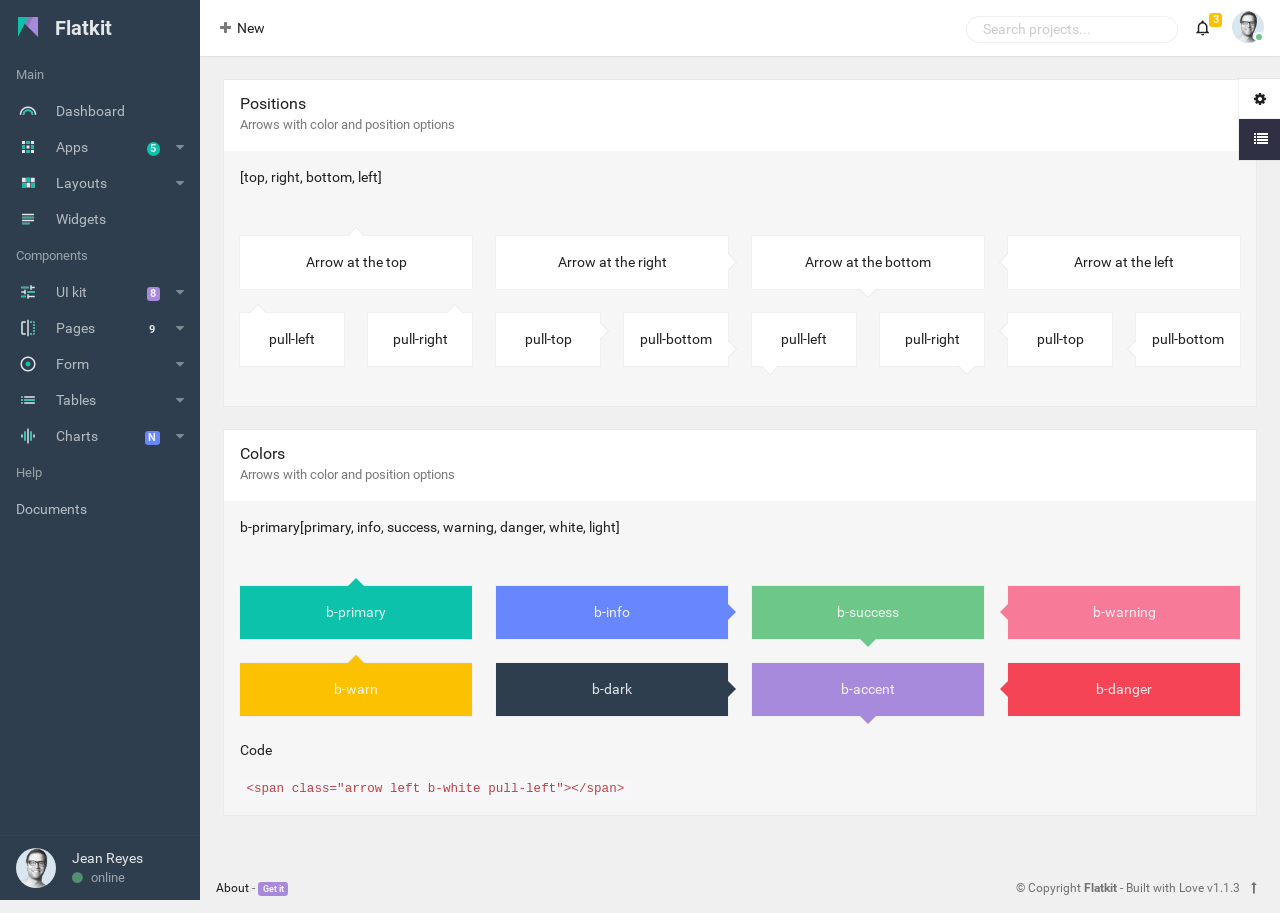
<file: Templete/html/arrow.html>
<!DOCTYPE html>
<html lang="en">
<head>
  <meta charset="utf-8" />
  <title>Flatkit - HTML Version | Bootstrap 4 Web App Kit with AngularJS</title>
  <meta name="description" content="Admin, Dashboard, Bootstrap, Bootstrap 4, Angular, AngularJS" />
  <meta name="viewport" content="width=device-width, initial-scale=1, maximum-scale=1, minimal-ui" />
  <meta http-equiv="X-UA-Compatible" content="IE=edge">

  <!-- for ios 7 style, multi-resolution icon of 152x152 -->
  <meta name="apple-mobile-web-app-capable" content="yes">
  <meta name="apple-mobile-web-app-status-barstyle" content="black-translucent">
  <link rel="apple-touch-icon" href="../assets/images/logo.png">
  <meta name="apple-mobile-web-app-title" content="Flatkit">
  <!-- for Chrome on Android, multi-resolution icon of 196x196 -->
  <meta name="mobile-web-app-capable" content="yes">
  <link rel="shortcut icon" sizes="196x196" href="../assets/images/logo.png">
  
  <!-- style -->
  <link rel="stylesheet" href="../assets/animate.css/animate.min.css" type="text/css" />
  <link rel="stylesheet" href="../assets/glyphicons/glyphicons.css" type="text/css" />
  <link rel="stylesheet" href="../assets/font-awesome/css/font-awesome.min.css" type="text/css" />
  <link rel="stylesheet" href="../assets/material-design-icons/material-design-icons.css" type="text/css" />

  <link rel="stylesheet" href="../assets/bootstrap/dist/css/bootstrap.min.css" type="text/css" />
  <!-- build:css ../assets/styles/app.min.css -->
  <link rel="stylesheet" href="../assets/styles/app.css" type="text/css" />
  <!-- endbuild -->
  <link rel="stylesheet" href="../assets/styles/font.css" type="text/css" />
</head>
<body>
  <div class="app" id="app">

<!-- ############ LAYOUT START-->

  <!-- aside -->
  <div id="aside" class="app-aside modal fade nav-dropdown">
  	<!-- fluid app aside -->
    <div class="left navside dark dk" layout="column">
  	  <div class="navbar no-radius">
        <!-- brand -->
        <a class="navbar-brand">
        	<div ui-include="'../assets/images/logo.svg'"></div>
        	<img src="../assets/images/logo.png" alt="." class="hide">
        	<span class="hidden-folded inline">Flatkit</span>
        </a>
        <!-- / brand -->
      </div>
      <div flex class="hide-scroll">
          <nav class="scroll nav-light">
            
              <ul class="nav" ui-nav>
                <li class="nav-header hidden-folded">
                  <small class="text-muted">Main</small>
                </li>
                
                <li>
                  <a href="dashboard.html" >
                    <span class="nav-icon">
                      <i class="material-icons">&#xe3fc;
                        <span ui-include="'../assets/images/i_0.svg'"></span>
                      </i>
                    </span>
                    <span class="nav-text">Dashboard</span>
                  </a>
                </li>
            
                <li>
                  <a>
                    <span class="nav-caret">
                      <i class="fa fa-caret-down"></i>
                    </span>
                    <span class="nav-label">
                      <b class="label rounded label-sm primary">5</b>
                    </span>
                    <span class="nav-icon">
                      <i class="material-icons">&#xe5c3;
                        <span ui-include="'../assets/images/i_1.svg'"></span>
                      </i>
                    </span>
                    <span class="nav-text">Apps</span>
                  </a>
                  <ul class="nav-sub">
                    <li>
                      <a href="inbox.html" >
                        <span class="nav-text">Inbox</span>
                      </a>
                    </li>
                    <li>
                      <a href="contact.html" >
                        <span class="nav-text">Contacts</span>
                      </a>
                    </li>
                    <li>
                      <a href="calendar.html" >
                        <span class="nav-text">Calendar</span>
                      </a>
                    </li>
                  </ul>
                </li>
            
                <li>
                  <a>
                    <span class="nav-caret">
                      <i class="fa fa-caret-down"></i>
                    </span>
                    <span class="nav-icon">
                      <i class="material-icons">&#xe8f0;
                        <span ui-include="'../assets/images/i_2.svg'"></span>
                      </i>
                    </span>
                    <span class="nav-text">Layouts</span>
                  </a>
                  <ul class="nav-sub">
                    <li>
                      <a href="headers.html" >
                        <span class="nav-text">Header</span>
                      </a>
                    </li>
                    <li>
                      <a href="asides.html" >
                        <span class="nav-text">Aside</span>
                      </a>
                    </li>
                    <li>
                      <a href="footers.html" >
                        <span class="nav-text">Footer</span>
                      </a>
                    </li>
                  </ul>
                </li>
            
                <li>
                  <a href="widget.html" >
                    <span class="nav-icon">
                      <i class="material-icons">&#xe8d2;
                        <span ui-include="'../assets/images/i_3.svg'"></span>
                      </i>
                    </span>
                    <span class="nav-text">Widgets</span>
                  </a>
                </li>
            
                <li class="nav-header hidden-folded">
                  <small class="text-muted">Components</small>
                </li>
            
                <li>
                  <a>
                    <span class="nav-caret">
                      <i class="fa fa-caret-down"></i>
                    </span>
                    <span class="nav-label">
                      <b class="label label-sm accent">8</b>
                    </span>
                    <span class="nav-icon">
                      <i class="material-icons">&#xe429;
                        <span ui-include="'../assets/images/i_4.svg'"></span>
                      </i>
                    </span>
                    <span class="nav-text">UI kit</span>
                  </a>
                  <ul class="nav-sub nav-mega nav-mega-3">
                    <li>
                      <a href="arrow.html" >
                        <span class="nav-text">Arrow</span>
                      </a>
                    </li>
                    <li>
                      <a href="box.html" >
                        <span class="nav-text">Box</span>
                      </a>
                    </li>
                    <li>
                      <a href="button.html" >
                        <span class="nav-text">Button</span>
                      </a>
                    </li>
                    <li>
                      <a href="color.html" >
                        <span class="nav-text">Color</span>
                      </a>
                    </li>
                    <li>
                      <a href="dropdown.html" >
                        <span class="nav-text">Dropdown</span>
                      </a>
                    </li>
                    <li>
                      <a href="grid.html" >
                        <span class="nav-text">Grid</span>
                      </a>
                    </li>
                    <li>
                      <a href="icon.html" >
                        <span class="nav-text">Icon</span>
                      </a>
                    </li>
                    <li>
                      <a href="label.html" >
                        <span class="nav-text">Label</span>
                      </a>
                    </li>
                    <li>
                      <a href="list.html" >
                        <span class="nav-text">List Group</span>
                      </a>
                    </li>
                    <li>
                      <a href="modal.html" >
                        <span class="nav-text">Modal</span>
                      </a>
                    </li>
                    <li>
                      <a href="nav.html" >
                        <span class="nav-text">Nav</span>
                      </a>
                    </li>
                    <li>
                      <a href="progress.html" >
                        <span class="nav-text">Progress</span>
                      </a>
                    </li>
                    <li>
                      <a href="social.html" >
                        <span class="nav-text">Social</span>
                      </a>
                    </li>
                    <li>
                      <a href="sortable.html" >
                        <span class="nav-text">Sortable</span>
                      </a>
                    </li>
                    <li>
                      <a href="streamline.html" >
                        <span class="nav-text">Streamline</span>
                      </a>
                    </li>
                    <li>
                      <a href="timeline.html" >
                        <span class="nav-text">Timeline</span>
                      </a>
                    </li>
                    <li>
                      <a href="map.vector.html" >
                        <span class="nav-text">Vector Map</span>
                      </a>
                    </li>
                  </ul>
                </li>
            
                <li>
                  <a>
                    <span class="nav-caret">
                      <i class="fa fa-caret-down"></i>
                    </span>
                    <span class="nav-label"><b class="label no-bg">9</b></span>
                    <span class="nav-icon">
                      <i class="material-icons">&#xe3e8;
                        <span ui-include="'../assets/images/i_5.svg'"></span>
                      </i>
                    </span>
                    <span class="nav-text">Pages</span>
                  </a>
                  <ul class="nav-sub nav-mega">
                    <li>
                      <a href="profile.html" >
                        <span class="nav-text">Profile</span>
                      </a>
                    </li>
                    <li>
                      <a href="setting.html" >
                        <span class="nav-text">Setting</span>
                      </a>
                    </li>
                    <li>
                      <a href="search.html" >
                        <span class="nav-text">Search</span>
                      </a>
                    </li>
                    <li>
                      <a href="faq.html" >
                        <span class="nav-text">FAQ</span>
                      </a>
                    </li>
                    <li>
                      <a href="gallery.html" >
                        <span class="nav-text">Gallery</span>
                      </a>
                    </li>
                    <li>
                      <a href="invoice.html" >
                        <span class="nav-text">Invoice</span>
                      </a>
                    </li>
                    <li>
                      <a href="price.html" >
                        <span class="nav-text">Price</span>
                      </a>
                    </li>
                    <li>
                      <a href="blank.html" >
                        <span class="nav-text">Blank</span>
                      </a>
                    </li>
                    <li>
                      <a href="signin.html" >
                        <span class="nav-text">Sign In</span>
                      </a>
                    </li>
                    <li>
                      <a href="signup.html" >
                        <span class="nav-text">Sign Up</span>
                      </a>
                    </li>
                    <li>
                      <a href="forgot-password.html" >
                        <span class="nav-text">Forgot Password</span>
                      </a>
                    </li>
                    <li>
                      <a href="lockme.html" >
                        <span class="nav-text">Lockme Screen</span>
                      </a>
                    </li>
                    <li>
                      <a href="404.html" >
                        <span class="nav-text">Error 404</span>
                      </a>
                    </li>
                    <li>
                      <a href="505.html" >
                        <span class="nav-text">Error 505</span>
                      </a>
                    </li>
                  </ul>
                </li>
            
                <li>
                  <a>
                    <span class="nav-caret">
                      <i class="fa fa-caret-down"></i>
                    </span>
                    <span class="nav-icon">
                      <i class="material-icons">&#xe39e;
                        <span ui-include="'../assets/images/i_6.svg'"></span>
                      </i>
                    </span>
                    <span class="nav-text">Form</span>
                  </a>
                  <ul class="nav-sub">
                    <li>
                      <a href="form.layout.html" >
                        <span class="nav-text">Form Layout</span>
                      </a>
                    </li>
                    <li>
                      <a href="form.element.html" >
                        <span class="nav-text">Form Element</span>
                      </a>
                    </li>
                    <li>
                      <a href="form.validation.html" >
                        <span class="nav-text">Form Validation</span>
                      </a>
                    </li>
                    <li>
                      <a href="form.select.html" >
                        <span class="nav-text">Select</span>
                      </a>
                    </li>
                    <li>
                      <a href="form.editor.html" >
                        <span class="nav-text">Editor</span>
                      </a>
                    </li>
                    <li>
                      <a href="form.picker.html">
                        <span class="nav-text">Picker</span>
                      </a>
                    </li>
                    <li>
                      <a href="form.wizard.html">
                        <span class="nav-text">Wizard</span>
                      </a>
                    </li>
                    <li>
                      <a href="form.dropzone.html" class="no-ajax" >
                        <span class="nav-text">File Upload</span>
                      </a>
                    </li>
                  </ul>
                </li>
            
                <li>
                  <a>
                    <span class="nav-caret">
                      <i class="fa fa-caret-down"></i>
                    </span>
                    <span class="nav-icon">
                      <i class="material-icons">&#xe896;
                        <span ui-include="'../assets/images/i_7.svg'"></span>
                      </i>
                    </span>
                    <span class="nav-text">Tables</span>
                  </a>
                  <ul class="nav-sub">
                    <li>
                      <a href="static.html" >
                        <span class="nav-text">Static table</span>
                      </a>
                    </li>
                    <li>
                      <a href="datatable.html" >
                        <span class="nav-text">Datatable</span>
                      </a>
                    </li>
                    <li>
                      <a href="footable.html" >
                        <span class="nav-text">Footable</span>
                      </a>
                    </li>
                  </ul>
                </li>
                <li>
                  <a>
                    <span class="nav-caret">
                      <i class="fa fa-caret-down"></i>
                    </span>
                    <span class="nav-label hidden-folded">
                      <b class="label label-sm info">N</b>
                    </span>
                    <span class="nav-icon">
                      <i class="material-icons">&#xe1b8;
                        <span ui-include="'../assets/images/i_8.svg'"></span>
                      </i>
                    </span>
                    <span class="nav-text">Charts</span>
                  </a>
                  <ul class="nav-sub">
                    <li>
                      <a href="chart.html" >
                        <span class="nav-text">Chart</span>
                      </a>
                    </li>
                    <li>
                      <a>
                        <span class="nav-caret">
                          <i class="fa fa-caret-down"></i>
                        </span>
                        <span class="nav-text">Echarts</span>
                      </a>
                      <ul class="nav-sub">
                        <li>
                          <a href="echarts-line.html" >
                            <span class="nav-text">line</span>
                          </a>
                        </li>
                        <li>
                          <a href="echarts-bar.html" >
                            <span class="nav-text">Bar</span>
                          </a>
                        </li>
                        <li>
                          <a href="echarts-pie.html" >
                            <span class="nav-text">Pie</span>
                          </a>
                        </li>
                        <li>
                          <a href="echarts-scatter.html" >
                            <span class="nav-text">Scatter</span>
                          </a>
                        </li>
                        <li>
                          <a href="echarts-radar-chord.html" >
                            <span class="nav-text">Radar &amp; Chord</span>
                          </a>
                        </li>
                        <li>
                          <a href="echarts-gauge-funnel.html" >
                            <span class="nav-text">Gauges &amp; Funnel</span>
                          </a>
                        </li>
                        <li>
                          <a href="echarts-map.html" >
                            <span class="nav-text">Map</span>
                          </a>
                        </li>
                      </ul>
                    </li>
                  </ul>
                </li>
            
                <li class="nav-header hidden-folded">
                  <small class="text-muted">Help</small>
                </li>
                
                <li class="hidden-folded" >
                  <a href="docs.html" >
                    <span class="nav-text">Documents</span>
                  </a>
                </li>
            
              </ul>
          </nav>
      </div>
      <div flex-no-shrink class="b-t">
        <div class="nav-fold">
        	<a href="profile.html">
        	    <span class="pull-left">
        	      <img src="../assets/images/a0.jpg" alt="..." class="w-40 img-circle">
        	    </span>
        	    <span class="clear hidden-folded p-x">
        	      <span class="block _500">Jean Reyes</span>
        	      <small class="block text-muted"><i class="fa fa-circle text-success m-r-sm"></i>online</small>
        	    </span>
        	</a>
        </div>
      </div>
    </div>
  </div>
  <!-- / -->
  
  <!-- content -->
  <div id="content" class="app-content box-shadow-z0" role="main">
    <div class="app-header white box-shadow">
        <div class="navbar">
            <!-- Open side - Naviation on mobile -->
            <a data-toggle="modal" data-target="#aside" class="navbar-item pull-left hidden-lg-up">
              <i class="material-icons">&#xe5d2;</i>
            </a>
            <!-- / -->
        
            <!-- Page title - Bind to $state's title -->
            <div class="navbar-item pull-left h5" ng-bind="$state.current.data.title" id="pageTitle"></div>
        
            <!-- navbar right -->
            <ul class="nav navbar-nav pull-right">
              <li class="nav-item dropdown pos-stc-xs">
                <a class="nav-link" href data-toggle="dropdown">
                  <i class="material-icons">&#xe7f5;</i>
                  <span class="label label-sm up warn">3</span>
                </a>
                <div ui-include="'../views/blocks/dropdown.notification.html'"></div>
              </li>
              <li class="nav-item dropdown">
                <a class="nav-link clear" href data-toggle="dropdown">
                  <span class="avatar w-32">
                    <img src="../assets/images/a0.jpg" alt="...">
                    <i class="on b-white bottom"></i>
                  </span>
                </a>
                <div ui-include="'../views/blocks/dropdown.user.html'"></div>
              </li>
              <li class="nav-item hidden-md-up">
                <a class="nav-link" data-toggle="collapse" data-target="#collapse">
                  <i class="material-icons">&#xe5d4;</i>
                </a>
              </li>
            </ul>
            <!-- / navbar right -->
        
            <!-- navbar collapse -->
            <div class="collapse navbar-toggleable-sm" id="collapse">
              <div ui-include="'../views/blocks/navbar.form.right.html'"></div>
              <!-- link and dropdown -->
              <ul class="nav navbar-nav">
                <li class="nav-item dropdown">
                  <a class="nav-link" href data-toggle="dropdown">
                    <i class="fa fa-fw fa-plus text-muted"></i>
                    <span>New</span>
                  </a>
                  <div ui-include="'../views/blocks/dropdown.new.html'"></div>
                </li>
              </ul>
              <!-- / -->
            </div>
            <!-- / navbar collapse -->
        </div>
    </div>
    <div class="app-footer">
      <div class="p-a text-xs">
        <div class="pull-right text-muted">
          &copy; Copyright <strong>Flatkit</strong> <span class="hidden-xs-down">- Built with Love v1.1.3</span>
          <a ui-scroll-to="content"><i class="fa fa-long-arrow-up p-x-sm"></i></a>
        </div>
        <div class="nav">
          <a class="nav-link" href="../">About</a>
          <span class="text-muted">-</span>
          <a class="nav-link label accent" href="http://themeforest.net/user/flatfull/portfolio?ref=flatfull">Get it</a>
        </div>
      </div>
    </div>
    <div ui-view class="app-body" id="view">

<!-- ############ PAGE START-->
<div class="padding">
  <div class="box">
    <div class="box-header">
      <h3>Positions</h3>
      <small>Arrows with color and position options</small>
    </div>
    <div class="box-body dker">
      <p class="m-b-lg">[top, right, bottom, left]</p>
      <div class="row text-center">
        <div class="col-sm-3">
          <div class="box-color text-color pos-rlt">
            <span class="arrow top b-white"></span>
            <div class="box-body">
              Arrow at the top
            </div>
          </div>
        </div>
        <div class="col-sm-3">
          <div class="box-color text-color pos-rlt">
            <span class="arrow right b-white"></span>
            <div class="box-body">
              Arrow at the right
            </div>
          </div>
        </div>
        <div class="col-sm-3">
          <div class="box-color text-color pos-rlt">
            <span class="arrow bottom b-white"></span>
            <div class="box-body">
              Arrow at the bottom
            </div>
          </div>
        </div>
        <div class="col-sm-3">
          <div class="box-color text-color pos-rlt">
            <span class="arrow left b-white"></span>
            <div class="box-body">
              Arrow at the left
            </div>
          </div>
        </div>
      </div>
      <div class="row text-center">
        <div class="col-sm-3">
          <div class="row">
            <div class="col-xs-6">
              <div class="box-color text-color pos-rlt">
                <span class="arrow top pull-left b-white"></span>
                <div class="box-body">
                  pull-left
                </div>
              </div>
            </div>
            <div class="col-xs-6">
              <div class="box-color text-color pos-rlt">
                <span class="arrow top pull-right b-white"></span>
                <div class="box-body">
                  pull-right
                </div>
              </div>
            </div>
          </div>
        </div>
        <div class="col-sm-3">
          <div class="row">
            <div class="col-xs-6">
              <div class="box-color text-color pos-rlt">
                <span class="arrow right pull-top b-white"></span>
                <div class="box-body">
                  pull-top
                </div>
              </div>
            </div>
            <div class="col-xs-6">
              <div class="box-color text-color pos-rlt">
                <span class="arrow right pull-bottom b-white"></span>
                <div class="box-body">
                  pull-bottom
                </div>
              </div>
            </div>
          </div>
        </div>
        <div class="col-sm-3">
          <div class="row">
            <div class="col-xs-6">
              <div class="box-color text-color pos-rlt">
                <span class="arrow bottom pull-left b-white"></span>
                <div class="box-body">
                  pull-left
                </div>
              </div>
            </div>
            <div class="col-xs-6">
              <div class="box-color text-color pos-rlt">
                <span class="arrow bottom pull-right b-white"></span>
                <div class="box-body">
                  pull-right
                </div>
              </div>
            </div>
          </div>
        </div>
        <div class="col-sm-3">
          <div class="row">
            <div class="col-xs-6">
              <div class="box-color text-color pos-rlt">
                <span class="arrow left pull-top b-white"></span>
                <div class="box-body">
                  pull-top
                </div>
              </div>
            </div>
            <div class="col-xs-6">
              <div class="box-color text-color pos-rlt">
                <span class="arrow left pull-bottom b-white"></span>
                <div class="box-body">
                  pull-bottom
                </div>
              </div>
            </div>
          </div>
        </div>
      </div>
    </div>
  </div>
  <div class="box">
    <div class="box-header">
      <h3>Colors</h3>
      <small>Arrows with color and position options</small>
    </div>
    <div class="box-body dker">
      <p class="m-b-lg">b-primary[primary, info, success, warning, danger, white, light]</p>
      <div class="row text-center">
        <div class="col-sm-3">
          <div class="box-color primary pos-rlt">
            <span class="arrow top b-primary"></span>
            <div class="box-body">
              b-primary
            </div>
          </div>
        </div>
        <div class="col-sm-3">
          <div class="box-color info pos-rlt">
            <span class="arrow right b-info"></span>
            <div class="box-body">
              b-info
            </div>
          </div>
        </div>
        <div class="col-sm-3">
          <div class="box-color success pos-rlt">
            <span class="arrow bottom b-success"></span>
            <div class="box-body">
              b-success
            </div>
          </div>
        </div>
        <div class="col-sm-3">
          <div class="box-color warning pos-rlt">
            <span class="arrow left b-warning"></span>
            <div class="box-body">
              b-warning
            </div>
          </div>
        </div>
      </div>
      <div class="row text-center">
        <div class="col-sm-3">
          <div class="box-color warn pos-rlt">
            <span class="arrow top b-warn"></span>
            <div class="box-body">
              b-warn
            </div>
          </div>
        </div>
        <div class="col-sm-3">
          <div class="box-color dark pos-rlt">
            <span class="arrow right b-dark"></span>
            <div class="box-body">
              b-dark
            </div>
          </div>
        </div>
        <div class="col-sm-3">
          <div class="box-color accent pos-rlt">
            <span class="arrow bottom b-accent"></span>
            <div class="box-body">
              b-accent
            </div>
          </div>
        </div>
        <div class="col-sm-3">
          <div class="box-color danger pos-rlt">
            <span class="arrow left b-danger"></span>
            <div class="box-body">
              b-danger
            </div>
          </div>
        </div>
      </div>
      <p>Code</p>
      <div>
        <code>&lt;span class="arrow left b-white pull-left">&lt;/span></code>
      </div>
    </div>
  </div>
</div>

<!-- ############ PAGE END-->

    </div>
  </div>
  <!-- / -->

  <!-- theme switcher -->
  <div id="switcher">
    <div class="switcher box-color dark-white text-color" id="sw-theme">
      <a href ui-toggle-class="active" target="#sw-theme" class="box-color dark-white text-color sw-btn">
        <i class="fa fa-gear"></i>
      </a>
      <div class="box-header">
        <a href="https://themeforest.net/item/flatkit-app-ui-kit/13231484?ref=flatfull" class="btn btn-xs rounded danger pull-right">BUY</a>
        <h2>Theme Switcher</h2>
      </div>
      <div class="box-divider"></div>
      <div class="box-body">
        <p class="hidden-md-down">
          <label class="md-check m-y-xs"  data-target="folded">
            <input type="checkbox">
            <i class="green"></i>
            <span class="hidden-folded">Folded Aside</span>
          </label>
          <label class="md-check m-y-xs" data-target="boxed">
            <input type="checkbox">
            <i class="green"></i>
            <span class="hidden-folded">Boxed Layout</span>
          </label>
          <label class="m-y-xs pointer" ui-fullscreen>
            <span class="fa fa-expand fa-fw m-r-xs"></span>
            <span>Fullscreen Mode</span>
          </label>
        </p>
        <p>Colors:</p>
        <p data-target="themeID">
          <label class="radio radio-inline m-a-0 ui-check ui-check-color ui-check-md" data-value="{primary:'primary', accent:'accent', warn:'warn'}">
            <input type="radio" name="color" value="1">
            <i class="primary"></i>
          </label>
          <label class="radio radio-inline m-a-0 ui-check ui-check-color ui-check-md" data-value="{primary:'accent', accent:'cyan', warn:'warn'}">
            <input type="radio" name="color" value="2">
            <i class="accent"></i>
          </label>
          <label class="radio radio-inline m-a-0 ui-check ui-check-color ui-check-md" data-value="{primary:'warn', accent:'light-blue', warn:'warning'}">
            <input type="radio" name="color" value="3">
            <i class="warn"></i>
          </label>
          <label class="radio radio-inline m-a-0 ui-check ui-check-color ui-check-md" data-value="{primary:'success', accent:'teal', warn:'lime'}">
            <input type="radio" name="color" value="4">
            <i class="success"></i>
          </label>
          <label class="radio radio-inline m-a-0 ui-check ui-check-color ui-check-md" data-value="{primary:'info', accent:'light-blue', warn:'success'}">
            <input type="radio" name="color" value="5">
            <i class="info"></i>
          </label>
          <label class="radio radio-inline m-a-0 ui-check ui-check-color ui-check-md" data-value="{primary:'blue', accent:'indigo', warn:'primary'}">
            <input type="radio" name="color" value="6">
            <i class="blue"></i>
          </label>
          <label class="radio radio-inline m-a-0 ui-check ui-check-color ui-check-md" data-value="{primary:'warning', accent:'grey-100', warn:'success'}">
            <input type="radio" name="color" value="7">
            <i class="warning"></i>
          </label>
          <label class="radio radio-inline m-a-0 ui-check ui-check-color ui-check-md" data-value="{primary:'danger', accent:'grey-100', warn:'grey-300'}">
            <input type="radio" name="color" value="8">
            <i class="danger"></i>
          </label>
        </p>
        <p>Themes:</p>
        <div data-target="bg" class="text-u-c text-center _600 clearfix">
          <label class="p-a col-xs-6 light pointer m-a-0">
            <input type="radio" name="theme" value="" hidden>
            Light
          </label>
          <label class="p-a col-xs-6 grey pointer m-a-0">
            <input type="radio" name="theme" value="grey" hidden>
            Grey
          </label>
          <label class="p-a col-xs-6 dark pointer m-a-0">
            <input type="radio" name="theme" value="dark" hidden>
            Dark
          </label>
          <label class="p-a col-xs-6 black pointer m-a-0">
            <input type="radio" name="theme" value="black" hidden>
            Black
          </label>
        </div>
      </div>
    </div>
    
    <div class="switcher box-color black lt" id="sw-demo">
      <a href ui-toggle-class="active" target="#sw-demo" class="box-color black lt text-color sw-btn">
        <i class="fa fa-list text-white"></i>
      </a>
      <div class="box-header">
        <h2>Demos</h2>
      </div>
      <div class="box-divider"></div>
      <div class="box-body">
        <div class="text-u-c text-center _600 clearfix">
          <a href="dashboard.html"
            class="p-a col-xs-6 primary">
            <span class="text-white">Default</span>
          </a>
          <a href="dashboard.0.html"
            class="p-a col-xs-6 success">
            <span class="text-white">Zero</span>
          </a>
          <a href="dashboard.1.html"
            class="p-a col-xs-6 blue">
            <span class="text-white">One</span>
          </a>
          <a href="dashboard.2.html"
            class="p-a col-xs-6 warn">
            <span class="text-white">Two</span>
          </a>
          <a href="dashboard.3.html"
            class="p-a col-xs-6 danger">
            <span class="text-white">Three</span>
          </a>
          <a href="dashboard.4.html"
            class="p-a col-xs-6 green">
            <span class="text-white">Four</span>
          </a>
          <a href="dashboard.5.html"
            class="p-a col-xs-6 info">
            <span class="text-white">Five</span>
          </a>
          <div 
            class="p-a col-xs-6 lter">
            <span class="text">...</span>
          </div>
        </div>
      </div>
    </div>
  </div>
  <!-- / -->

<!-- ############ LAYOUT END-->

  </div>
<!-- build:js scripts/app.html.js -->
<!-- jQuery -->
  <script src="../libs/jquery/jquery/dist/jquery.js"></script>
<!-- Bootstrap -->
  <script src="../libs/jquery/tether/dist/js/tether.min.js"></script>
  <script src="../libs/jquery/bootstrap/dist/js/bootstrap.js"></script>
<!-- core -->
  <script src="../libs/jquery/underscore/underscore-min.js"></script>
  <script src="../libs/jquery/jQuery-Storage-API/jquery.storageapi.min.js"></script>
  <script src="../libs/jquery/PACE/pace.min.js"></script>

  <script src="scripts/config.lazyload.js"></script>

  <script src="scripts/palette.js"></script>
  <script src="scripts/ui-load.js"></script>
  <script src="scripts/ui-jp.js"></script>
  <script src="scripts/ui-include.js"></script>
  <script src="scripts/ui-device.js"></script>
  <script src="scripts/ui-form.js"></script>
  <script src="scripts/ui-nav.js"></script>
  <script src="scripts/ui-screenfull.js"></script>
  <script src="scripts/ui-scroll-to.js"></script>
  <script src="scripts/ui-toggle-class.js"></script>

  <script src="scripts/app.js"></script>

  <!-- ajax -->
  <script src="../libs/jquery/jquery-pjax/jquery.pjax.js"></script>
  <script src="scripts/ajax.js"></script>
<!-- endbuild -->
</body>
</html>
</file>
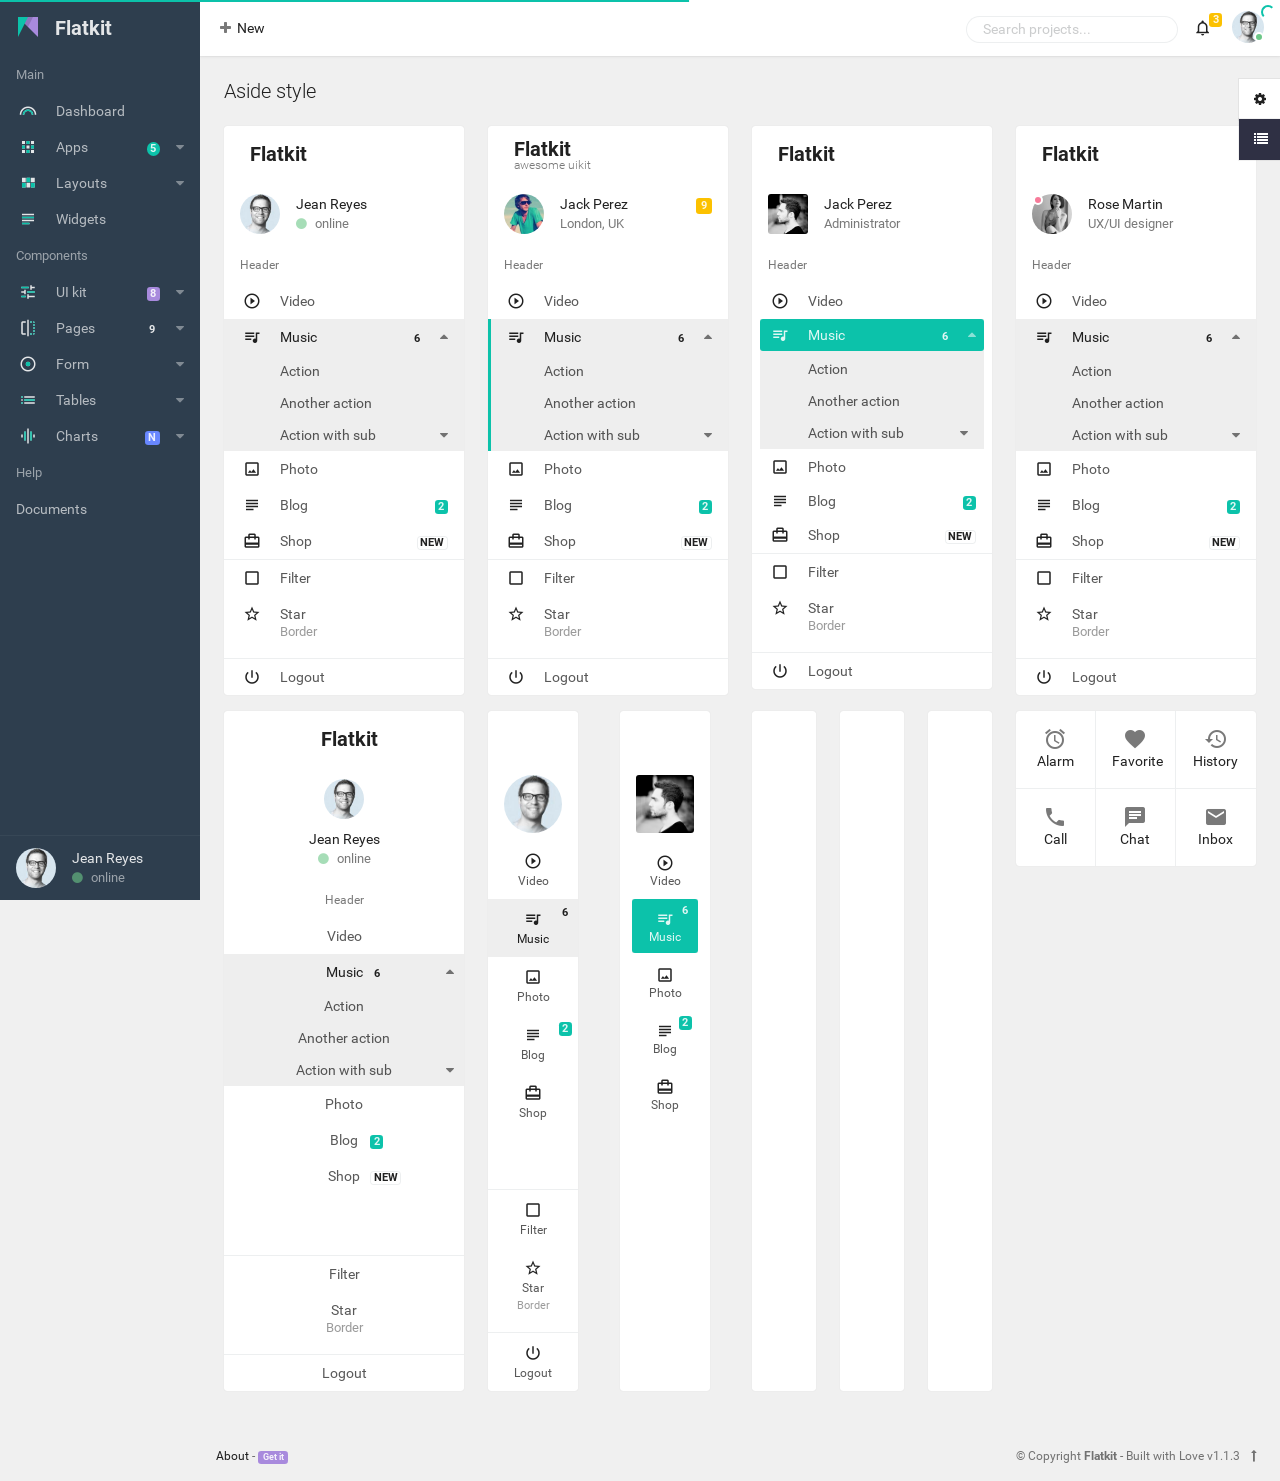
<file: Templete/html/asides.html>
<!DOCTYPE html>
<html lang="en">
<head>
  <meta charset="utf-8" />
  <title>Flatkit - HTML Version | Bootstrap 4 Web App Kit with AngularJS</title>
  <meta name="description" content="Admin, Dashboard, Bootstrap, Bootstrap 4, Angular, AngularJS" />
  <meta name="viewport" content="width=device-width, initial-scale=1, maximum-scale=1, minimal-ui" />
  <meta http-equiv="X-UA-Compatible" content="IE=edge">

  <!-- for ios 7 style, multi-resolution icon of 152x152 -->
  <meta name="apple-mobile-web-app-capable" content="yes">
  <meta name="apple-mobile-web-app-status-barstyle" content="black-translucent">
  <link rel="apple-touch-icon" href="../assets/images/logo.png">
  <meta name="apple-mobile-web-app-title" content="Flatkit">
  <!-- for Chrome on Android, multi-resolution icon of 196x196 -->
  <meta name="mobile-web-app-capable" content="yes">
  <link rel="shortcut icon" sizes="196x196" href="../assets/images/logo.png">
  
  <!-- style -->
  <link rel="stylesheet" href="../assets/animate.css/animate.min.css" type="text/css" />
  <link rel="stylesheet" href="../assets/glyphicons/glyphicons.css" type="text/css" />
  <link rel="stylesheet" href="../assets/font-awesome/css/font-awesome.min.css" type="text/css" />
  <link rel="stylesheet" href="../assets/material-design-icons/material-design-icons.css" type="text/css" />

  <link rel="stylesheet" href="../assets/bootstrap/dist/css/bootstrap.min.css" type="text/css" />
  <!-- build:css ../assets/styles/app.min.css -->
  <link rel="stylesheet" href="../assets/styles/app.css" type="text/css" />
  <!-- endbuild -->
  <link rel="stylesheet" href="../assets/styles/font.css" type="text/css" />
</head>
<body>
  <div class="app" id="app">

<!-- ############ LAYOUT START-->

  <!-- aside -->
  <div id="aside" class="app-aside modal fade nav-dropdown">
  	<!-- fluid app aside -->
    <div class="left navside dark dk" layout="column">
  	  <div class="navbar no-radius">
        <!-- brand -->
        <a class="navbar-brand">
        	<div ui-include="'../assets/images/logo.svg'"></div>
        	<img src="../assets/images/logo.png" alt="." class="hide">
        	<span class="hidden-folded inline">Flatkit</span>
        </a>
        <!-- / brand -->
      </div>
      <div flex class="hide-scroll">
          <nav class="scroll nav-light">
            
              <ul class="nav" ui-nav>
                <li class="nav-header hidden-folded">
                  <small class="text-muted">Main</small>
                </li>
                
                <li>
                  <a href="dashboard.html" >
                    <span class="nav-icon">
                      <i class="material-icons">&#xe3fc;
                        <span ui-include="'../assets/images/i_0.svg'"></span>
                      </i>
                    </span>
                    <span class="nav-text">Dashboard</span>
                  </a>
                </li>
            
                <li>
                  <a>
                    <span class="nav-caret">
                      <i class="fa fa-caret-down"></i>
                    </span>
                    <span class="nav-label">
                      <b class="label rounded label-sm primary">5</b>
                    </span>
                    <span class="nav-icon">
                      <i class="material-icons">&#xe5c3;
                        <span ui-include="'../assets/images/i_1.svg'"></span>
                      </i>
                    </span>
                    <span class="nav-text">Apps</span>
                  </a>
                  <ul class="nav-sub">
                    <li>
                      <a href="inbox.html" >
                        <span class="nav-text">Inbox</span>
                      </a>
                    </li>
                    <li>
                      <a href="contact.html" >
                        <span class="nav-text">Contacts</span>
                      </a>
                    </li>
                    <li>
                      <a href="calendar.html" >
                        <span class="nav-text">Calendar</span>
                      </a>
                    </li>
                  </ul>
                </li>
            
                <li>
                  <a>
                    <span class="nav-caret">
                      <i class="fa fa-caret-down"></i>
                    </span>
                    <span class="nav-icon">
                      <i class="material-icons">&#xe8f0;
                        <span ui-include="'../assets/images/i_2.svg'"></span>
                      </i>
                    </span>
                    <span class="nav-text">Layouts</span>
                  </a>
                  <ul class="nav-sub">
                    <li>
                      <a href="headers.html" >
                        <span class="nav-text">Header</span>
                      </a>
                    </li>
                    <li>
                      <a href="asides.html" >
                        <span class="nav-text">Aside</span>
                      </a>
                    </li>
                    <li>
                      <a href="footers.html" >
                        <span class="nav-text">Footer</span>
                      </a>
                    </li>
                  </ul>
                </li>
            
                <li>
                  <a href="widget.html" >
                    <span class="nav-icon">
                      <i class="material-icons">&#xe8d2;
                        <span ui-include="'../assets/images/i_3.svg'"></span>
                      </i>
                    </span>
                    <span class="nav-text">Widgets</span>
                  </a>
                </li>
            
                <li class="nav-header hidden-folded">
                  <small class="text-muted">Components</small>
                </li>
            
                <li>
                  <a>
                    <span class="nav-caret">
                      <i class="fa fa-caret-down"></i>
                    </span>
                    <span class="nav-label">
                      <b class="label label-sm accent">8</b>
                    </span>
                    <span class="nav-icon">
                      <i class="material-icons">&#xe429;
                        <span ui-include="'../assets/images/i_4.svg'"></span>
                      </i>
                    </span>
                    <span class="nav-text">UI kit</span>
                  </a>
                  <ul class="nav-sub nav-mega nav-mega-3">
                    <li>
                      <a href="arrow.html" >
                        <span class="nav-text">Arrow</span>
                      </a>
                    </li>
                    <li>
                      <a href="box.html" >
                        <span class="nav-text">Box</span>
                      </a>
                    </li>
                    <li>
                      <a href="button.html" >
                        <span class="nav-text">Button</span>
                      </a>
                    </li>
                    <li>
                      <a href="color.html" >
                        <span class="nav-text">Color</span>
                      </a>
                    </li>
                    <li>
                      <a href="dropdown.html" >
                        <span class="nav-text">Dropdown</span>
                      </a>
                    </li>
                    <li>
                      <a href="grid.html" >
                        <span class="nav-text">Grid</span>
                      </a>
                    </li>
                    <li>
                      <a href="icon.html" >
                        <span class="nav-text">Icon</span>
                      </a>
                    </li>
                    <li>
                      <a href="label.html" >
                        <span class="nav-text">Label</span>
                      </a>
                    </li>
                    <li>
                      <a href="list.html" >
                        <span class="nav-text">List Group</span>
                      </a>
                    </li>
                    <li>
                      <a href="modal.html" >
                        <span class="nav-text">Modal</span>
                      </a>
                    </li>
                    <li>
                      <a href="nav.html" >
                        <span class="nav-text">Nav</span>
                      </a>
                    </li>
                    <li>
                      <a href="progress.html" >
                        <span class="nav-text">Progress</span>
                      </a>
                    </li>
                    <li>
                      <a href="social.html" >
                        <span class="nav-text">Social</span>
                      </a>
                    </li>
                    <li>
                      <a href="sortable.html" >
                        <span class="nav-text">Sortable</span>
                      </a>
                    </li>
                    <li>
                      <a href="streamline.html" >
                        <span class="nav-text">Streamline</span>
                      </a>
                    </li>
                    <li>
                      <a href="timeline.html" >
                        <span class="nav-text">Timeline</span>
                      </a>
                    </li>
                    <li>
                      <a href="map.vector.html" >
                        <span class="nav-text">Vector Map</span>
                      </a>
                    </li>
                  </ul>
                </li>
            
                <li>
                  <a>
                    <span class="nav-caret">
                      <i class="fa fa-caret-down"></i>
                    </span>
                    <span class="nav-label"><b class="label no-bg">9</b></span>
                    <span class="nav-icon">
                      <i class="material-icons">&#xe3e8;
                        <span ui-include="'../assets/images/i_5.svg'"></span>
                      </i>
                    </span>
                    <span class="nav-text">Pages</span>
                  </a>
                  <ul class="nav-sub nav-mega">
                    <li>
                      <a href="profile.html" >
                        <span class="nav-text">Profile</span>
                      </a>
                    </li>
                    <li>
                      <a href="setting.html" >
                        <span class="nav-text">Setting</span>
                      </a>
                    </li>
                    <li>
                      <a href="search.html" >
                        <span class="nav-text">Search</span>
                      </a>
                    </li>
                    <li>
                      <a href="faq.html" >
                        <span class="nav-text">FAQ</span>
                      </a>
                    </li>
                    <li>
                      <a href="gallery.html" >
                        <span class="nav-text">Gallery</span>
                      </a>
                    </li>
                    <li>
                      <a href="invoice.html" >
                        <span class="nav-text">Invoice</span>
                      </a>
                    </li>
                    <li>
                      <a href="price.html" >
                        <span class="nav-text">Price</span>
                      </a>
                    </li>
                    <li>
                      <a href="blank.html" >
                        <span class="nav-text">Blank</span>
                      </a>
                    </li>
                    <li>
                      <a href="signin.html" >
                        <span class="nav-text">Sign In</span>
                      </a>
                    </li>
                    <li>
                      <a href="signup.html" >
                        <span class="nav-text">Sign Up</span>
                      </a>
                    </li>
                    <li>
                      <a href="forgot-password.html" >
                        <span class="nav-text">Forgot Password</span>
                      </a>
                    </li>
                    <li>
                      <a href="lockme.html" >
                        <span class="nav-text">Lockme Screen</span>
                      </a>
                    </li>
                    <li>
                      <a href="404.html" >
                        <span class="nav-text">Error 404</span>
                      </a>
                    </li>
                    <li>
                      <a href="505.html" >
                        <span class="nav-text">Error 505</span>
                      </a>
                    </li>
                  </ul>
                </li>
            
                <li>
                  <a>
                    <span class="nav-caret">
                      <i class="fa fa-caret-down"></i>
                    </span>
                    <span class="nav-icon">
                      <i class="material-icons">&#xe39e;
                        <span ui-include="'../assets/images/i_6.svg'"></span>
                      </i>
                    </span>
                    <span class="nav-text">Form</span>
                  </a>
                  <ul class="nav-sub">
                    <li>
                      <a href="form.layout.html" >
                        <span class="nav-text">Form Layout</span>
                      </a>
                    </li>
                    <li>
                      <a href="form.element.html" >
                        <span class="nav-text">Form Element</span>
                      </a>
                    </li>
                    <li>
                      <a href="form.validation.html" >
                        <span class="nav-text">Form Validation</span>
                      </a>
                    </li>
                    <li>
                      <a href="form.select.html" >
                        <span class="nav-text">Select</span>
                      </a>
                    </li>
                    <li>
                      <a href="form.editor.html" >
                        <span class="nav-text">Editor</span>
                      </a>
                    </li>
                    <li>
                      <a href="form.picker.html">
                        <span class="nav-text">Picker</span>
                      </a>
                    </li>
                    <li>
                      <a href="form.wizard.html">
                        <span class="nav-text">Wizard</span>
                      </a>
                    </li>
                    <li>
                      <a href="form.dropzone.html" class="no-ajax" >
                        <span class="nav-text">File Upload</span>
                      </a>
                    </li>
                  </ul>
                </li>
            
                <li>
                  <a>
                    <span class="nav-caret">
                      <i class="fa fa-caret-down"></i>
                    </span>
                    <span class="nav-icon">
                      <i class="material-icons">&#xe896;
                        <span ui-include="'../assets/images/i_7.svg'"></span>
                      </i>
                    </span>
                    <span class="nav-text">Tables</span>
                  </a>
                  <ul class="nav-sub">
                    <li>
                      <a href="static.html" >
                        <span class="nav-text">Static table</span>
                      </a>
                    </li>
                    <li>
                      <a href="datatable.html" >
                        <span class="nav-text">Datatable</span>
                      </a>
                    </li>
                    <li>
                      <a href="footable.html" >
                        <span class="nav-text">Footable</span>
                      </a>
                    </li>
                  </ul>
                </li>
                <li>
                  <a>
                    <span class="nav-caret">
                      <i class="fa fa-caret-down"></i>
                    </span>
                    <span class="nav-label hidden-folded">
                      <b class="label label-sm info">N</b>
                    </span>
                    <span class="nav-icon">
                      <i class="material-icons">&#xe1b8;
                        <span ui-include="'../assets/images/i_8.svg'"></span>
                      </i>
                    </span>
                    <span class="nav-text">Charts</span>
                  </a>
                  <ul class="nav-sub">
                    <li>
                      <a href="chart.html" >
                        <span class="nav-text">Chart</span>
                      </a>
                    </li>
                    <li>
                      <a>
                        <span class="nav-caret">
                          <i class="fa fa-caret-down"></i>
                        </span>
                        <span class="nav-text">Echarts</span>
                      </a>
                      <ul class="nav-sub">
                        <li>
                          <a href="echarts-line.html" >
                            <span class="nav-text">line</span>
                          </a>
                        </li>
                        <li>
                          <a href="echarts-bar.html" >
                            <span class="nav-text">Bar</span>
                          </a>
                        </li>
                        <li>
                          <a href="echarts-pie.html" >
                            <span class="nav-text">Pie</span>
                          </a>
                        </li>
                        <li>
                          <a href="echarts-scatter.html" >
                            <span class="nav-text">Scatter</span>
                          </a>
                        </li>
                        <li>
                          <a href="echarts-radar-chord.html" >
                            <span class="nav-text">Radar &amp; Chord</span>
                          </a>
                        </li>
                        <li>
                          <a href="echarts-gauge-funnel.html" >
                            <span class="nav-text">Gauges &amp; Funnel</span>
                          </a>
                        </li>
                        <li>
                          <a href="echarts-map.html" >
                            <span class="nav-text">Map</span>
                          </a>
                        </li>
                      </ul>
                    </li>
                  </ul>
                </li>
            
                <li class="nav-header hidden-folded">
                  <small class="text-muted">Help</small>
                </li>
                
                <li class="hidden-folded" >
                  <a href="docs.html" >
                    <span class="nav-text">Documents</span>
                  </a>
                </li>
            
              </ul>
          </nav>
      </div>
      <div flex-no-shrink class="b-t">
        <div class="nav-fold">
        	<a href="profile.html">
        	    <span class="pull-left">
        	      <img src="../assets/images/a0.jpg" alt="..." class="w-40 img-circle">
        	    </span>
        	    <span class="clear hidden-folded p-x">
        	      <span class="block _500">Jean Reyes</span>
        	      <small class="block text-muted"><i class="fa fa-circle text-success m-r-sm"></i>online</small>
        	    </span>
        	</a>
        </div>
      </div>
    </div>
  </div>
  <!-- / -->
  
  <!-- content -->
  <div id="content" class="app-content box-shadow-z0" role="main">
    <div class="app-header white box-shadow">
        <div class="navbar">
            <!-- Open side - Naviation on mobile -->
            <a data-toggle="modal" data-target="#aside" class="navbar-item pull-left hidden-lg-up">
              <i class="material-icons">&#xe5d2;</i>
            </a>
            <!-- / -->
        
            <!-- Page title - Bind to $state's title -->
            <div class="navbar-item pull-left h5" ng-bind="$state.current.data.title" id="pageTitle"></div>
        
            <!-- navbar right -->
            <ul class="nav navbar-nav pull-right">
              <li class="nav-item dropdown pos-stc-xs">
                <a class="nav-link" href data-toggle="dropdown">
                  <i class="material-icons">&#xe7f5;</i>
                  <span class="label label-sm up warn">3</span>
                </a>
                <div ui-include="'../views/blocks/dropdown.notification.html'"></div>
              </li>
              <li class="nav-item dropdown">
                <a class="nav-link clear" href data-toggle="dropdown">
                  <span class="avatar w-32">
                    <img src="../assets/images/a0.jpg" alt="...">
                    <i class="on b-white bottom"></i>
                  </span>
                </a>
                <div ui-include="'../views/blocks/dropdown.user.html'"></div>
              </li>
              <li class="nav-item hidden-md-up">
                <a class="nav-link" data-toggle="collapse" data-target="#collapse">
                  <i class="material-icons">&#xe5d4;</i>
                </a>
              </li>
            </ul>
            <!-- / navbar right -->
        
            <!-- navbar collapse -->
            <div class="collapse navbar-toggleable-sm" id="collapse">
              <div ui-include="'../views/blocks/navbar.form.right.html'"></div>
              <!-- link and dropdown -->
              <ul class="nav navbar-nav">
                <li class="nav-item dropdown">
                  <a class="nav-link" href data-toggle="dropdown">
                    <i class="fa fa-fw fa-plus text-muted"></i>
                    <span>New</span>
                  </a>
                  <div ui-include="'../views/blocks/dropdown.new.html'"></div>
                </li>
              </ul>
              <!-- / -->
            </div>
            <!-- / navbar collapse -->
        </div>
    </div>
    <div class="app-footer">
      <div class="p-a text-xs">
        <div class="pull-right text-muted">
          &copy; Copyright <strong>Flatkit</strong> <span class="hidden-xs-down">- Built with Love v1.1.3</span>
          <a ui-scroll-to="content"><i class="fa fa-long-arrow-up p-x-sm"></i></a>
        </div>
        <div class="nav">
          <a class="nav-link" href="../">About</a>
          <span class="text-muted">-</span>
          <a class="nav-link label accent" href="http://themeforest.net/user/flatfull/portfolio?ref=flatfull">Get it</a>
        </div>
      </div>
    </div>
    <div ui-view class="app-body" id="view">

<!-- ############ PAGE START-->

<div class="padding">
	<h5 class="_300 margin">Aside style</h5>
	<div class="row">
		<div class="col-md-6 col-lg-3">
			<nav class="navside white r box-shadow-z0 m-b">
				<div ui-include="'../views/blocks/aside.0.html'"></div>
			</nav>
		</div>
		<div class="col-md-6 col-lg-3">
			<div class="navside white r box-shadow-z0 m-b">
				<div ui-include="'../views/blocks/aside.1.html'"></div>
			</div>
		</div>
		<div class="col-md-6 col-lg-3">
			<div class="navside white r box-shadow-z0 m-b">
				<div ui-include="'../views/blocks/aside.2.html'"></div>
			</div>
		</div>
		<div class="col-md-6 col-lg-3">
			<div class="navside white r box-shadow-z0 m-b">
				<div ui-include="'../views/blocks/aside.3.html'"></div>
			</div>
		</div>
	</div>
	<div class="row">
		<div class="col-md-6 col-lg-3">
			<div class="navside white r box-shadow-z0 m-b nav-center" layout="column" style="height: 680px">
				<div ui-include="'../views/blocks/aside.0.html'"></div>
			</div>
		</div>
		<div class="col-md-6 col-lg-3 hidden-md-down">
			<div class="row">
				<div class="col-xs-6">
					<div class="navside white r box-shadow-z0 m-b hover-top folded nav-expand show-text w-xs" layout="column" style="height: 680px">
						<div ui-include="'../views/blocks/aside.0.html'"></div>
					</div>
				</div>
				<div class="col-xs-6">
					<div class="navside white r box-shadow-z0 m-b hover-top folded nav-dropdown show-text w-xs" layout="column" style="height: 680px">
						<div ui-include="'../views/blocks/aside.2.html'"></div>
					</div>
				</div>
			</div>
		</div>
		<div class="col-md-6 col-lg-3 hidden-md-down">
			<div class="row">
				<div class="col-xs-4">
					<div class="navside white r box-shadow-z0 m-b hover-top folded nav-expand" layout="column" style="height: 680px">
						<div ui-include="'../views/blocks/aside.0.html'"></div>
					</div>
				</div>
				<div class="col-xs-4">
					<div class="navside white r box-shadow-z0 m-b hover-top folded nav-dropdown" layout="column" style="height: 680px">
						<div ui-include="'../views/blocks/aside.1.html'"></div>
					</div>
				</div>
				<div class="col-xs-4">
					<div class="navside white r box-shadow-z0 m-b hover-top folded nav-dropdown" layout="column" style="height: 680px">
						<div ui-include="'../views/blocks/aside.2.html'"></div>
					</div>
				</div>
			</div>
		</div>
		<div class="col-md-6 col-lg-3">
			<div class="white r box-shadow-z0 b">
  				<div ui-include="'../views/blocks/widget.apps.html'"></div>
			</div>
		</div>
	</div>
</div>

<!-- ############ PAGE END-->

    </div>
  </div>
  <!-- / -->

  <!-- theme switcher -->
  <div id="switcher">
    <div class="switcher box-color dark-white text-color" id="sw-theme">
      <a href ui-toggle-class="active" target="#sw-theme" class="box-color dark-white text-color sw-btn">
        <i class="fa fa-gear"></i>
      </a>
      <div class="box-header">
        <a href="https://themeforest.net/item/flatkit-app-ui-kit/13231484?ref=flatfull" class="btn btn-xs rounded danger pull-right">BUY</a>
        <h2>Theme Switcher</h2>
      </div>
      <div class="box-divider"></div>
      <div class="box-body">
        <p class="hidden-md-down">
          <label class="md-check m-y-xs"  data-target="folded">
            <input type="checkbox">
            <i class="green"></i>
            <span class="hidden-folded">Folded Aside</span>
          </label>
          <label class="md-check m-y-xs" data-target="boxed">
            <input type="checkbox">
            <i class="green"></i>
            <span class="hidden-folded">Boxed Layout</span>
          </label>
          <label class="m-y-xs pointer" ui-fullscreen>
            <span class="fa fa-expand fa-fw m-r-xs"></span>
            <span>Fullscreen Mode</span>
          </label>
        </p>
        <p>Colors:</p>
        <p data-target="themeID">
          <label class="radio radio-inline m-a-0 ui-check ui-check-color ui-check-md" data-value="{primary:'primary', accent:'accent', warn:'warn'}">
            <input type="radio" name="color" value="1">
            <i class="primary"></i>
          </label>
          <label class="radio radio-inline m-a-0 ui-check ui-check-color ui-check-md" data-value="{primary:'accent', accent:'cyan', warn:'warn'}">
            <input type="radio" name="color" value="2">
            <i class="accent"></i>
          </label>
          <label class="radio radio-inline m-a-0 ui-check ui-check-color ui-check-md" data-value="{primary:'warn', accent:'light-blue', warn:'warning'}">
            <input type="radio" name="color" value="3">
            <i class="warn"></i>
          </label>
          <label class="radio radio-inline m-a-0 ui-check ui-check-color ui-check-md" data-value="{primary:'success', accent:'teal', warn:'lime'}">
            <input type="radio" name="color" value="4">
            <i class="success"></i>
          </label>
          <label class="radio radio-inline m-a-0 ui-check ui-check-color ui-check-md" data-value="{primary:'info', accent:'light-blue', warn:'success'}">
            <input type="radio" name="color" value="5">
            <i class="info"></i>
          </label>
          <label class="radio radio-inline m-a-0 ui-check ui-check-color ui-check-md" data-value="{primary:'blue', accent:'indigo', warn:'primary'}">
            <input type="radio" name="color" value="6">
            <i class="blue"></i>
          </label>
          <label class="radio radio-inline m-a-0 ui-check ui-check-color ui-check-md" data-value="{primary:'warning', accent:'grey-100', warn:'success'}">
            <input type="radio" name="color" value="7">
            <i class="warning"></i>
          </label>
          <label class="radio radio-inline m-a-0 ui-check ui-check-color ui-check-md" data-value="{primary:'danger', accent:'grey-100', warn:'grey-300'}">
            <input type="radio" name="color" value="8">
            <i class="danger"></i>
          </label>
        </p>
        <p>Themes:</p>
        <div data-target="bg" class="text-u-c text-center _600 clearfix">
          <label class="p-a col-xs-6 light pointer m-a-0">
            <input type="radio" name="theme" value="" hidden>
            Light
          </label>
          <label class="p-a col-xs-6 grey pointer m-a-0">
            <input type="radio" name="theme" value="grey" hidden>
            Grey
          </label>
          <label class="p-a col-xs-6 dark pointer m-a-0">
            <input type="radio" name="theme" value="dark" hidden>
            Dark
          </label>
          <label class="p-a col-xs-6 black pointer m-a-0">
            <input type="radio" name="theme" value="black" hidden>
            Black
          </label>
        </div>
      </div>
    </div>
    
    <div class="switcher box-color black lt" id="sw-demo">
      <a href ui-toggle-class="active" target="#sw-demo" class="box-color black lt text-color sw-btn">
        <i class="fa fa-list text-white"></i>
      </a>
      <div class="box-header">
        <h2>Demos</h2>
      </div>
      <div class="box-divider"></div>
      <div class="box-body">
        <div class="text-u-c text-center _600 clearfix">
          <a href="dashboard.html"
            class="p-a col-xs-6 primary">
            <span class="text-white">Default</span>
          </a>
          <a href="dashboard.0.html"
            class="p-a col-xs-6 success">
            <span class="text-white">Zero</span>
          </a>
          <a href="dashboard.1.html"
            class="p-a col-xs-6 blue">
            <span class="text-white">One</span>
          </a>
          <a href="dashboard.2.html"
            class="p-a col-xs-6 warn">
            <span class="text-white">Two</span>
          </a>
          <a href="dashboard.3.html"
            class="p-a col-xs-6 danger">
            <span class="text-white">Three</span>
          </a>
          <a href="dashboard.4.html"
            class="p-a col-xs-6 green">
            <span class="text-white">Four</span>
          </a>
          <a href="dashboard.5.html"
            class="p-a col-xs-6 info">
            <span class="text-white">Five</span>
          </a>
          <div 
            class="p-a col-xs-6 lter">
            <span class="text">...</span>
          </div>
        </div>
      </div>
    </div>
  </div>
  <!-- / -->

<!-- ############ LAYOUT END-->

  </div>
<!-- build:js scripts/app.html.js -->
<!-- jQuery -->
  <script src="../libs/jquery/jquery/dist/jquery.js"></script>
<!-- Bootstrap -->
  <script src="../libs/jquery/tether/dist/js/tether.min.js"></script>
  <script src="../libs/jquery/bootstrap/dist/js/bootstrap.js"></script>
<!-- core -->
  <script src="../libs/jquery/underscore/underscore-min.js"></script>
  <script src="../libs/jquery/jQuery-Storage-API/jquery.storageapi.min.js"></script>
  <script src="../libs/jquery/PACE/pace.min.js"></script>

  <script src="scripts/config.lazyload.js"></script>

  <script src="scripts/palette.js"></script>
  <script src="scripts/ui-load.js"></script>
  <script src="scripts/ui-jp.js"></script>
  <script src="scripts/ui-include.js"></script>
  <script src="scripts/ui-device.js"></script>
  <script src="scripts/ui-form.js"></script>
  <script src="scripts/ui-nav.js"></script>
  <script src="scripts/ui-screenfull.js"></script>
  <script src="scripts/ui-scroll-to.js"></script>
  <script src="scripts/ui-toggle-class.js"></script>

  <script src="scripts/app.js"></script>

  <!-- ajax -->
  <script src="../libs/jquery/jquery-pjax/jquery.pjax.js"></script>
  <script src="scripts/ajax.js"></script>
<!-- endbuild -->
</body>
</html>
</file>
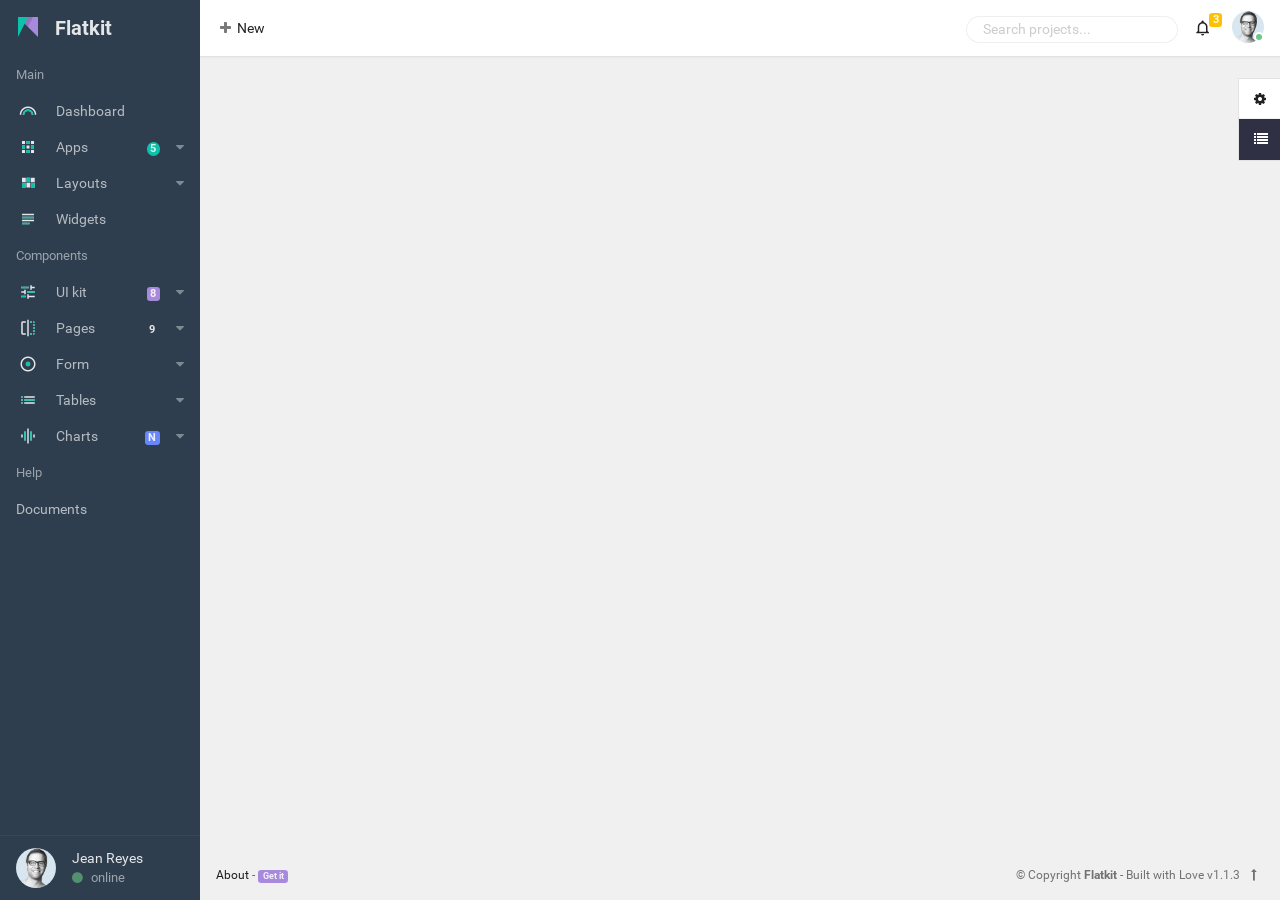
<file: Templete/html/blank.html>
<!DOCTYPE html>
<html lang="en">
<head>
  <meta charset="utf-8" />
  <title>Flatkit - HTML Version | Bootstrap 4 Web App Kit with AngularJS</title>
  <meta name="description" content="Admin, Dashboard, Bootstrap, Bootstrap 4, Angular, AngularJS" />
  <meta name="viewport" content="width=device-width, initial-scale=1, maximum-scale=1, minimal-ui" />
  <meta http-equiv="X-UA-Compatible" content="IE=edge">

  <!-- for ios 7 style, multi-resolution icon of 152x152 -->
  <meta name="apple-mobile-web-app-capable" content="yes">
  <meta name="apple-mobile-web-app-status-barstyle" content="black-translucent">
  <link rel="apple-touch-icon" href="../assets/images/logo.png">
  <meta name="apple-mobile-web-app-title" content="Flatkit">
  <!-- for Chrome on Android, multi-resolution icon of 196x196 -->
  <meta name="mobile-web-app-capable" content="yes">
  <link rel="shortcut icon" sizes="196x196" href="../assets/images/logo.png">
  
  <!-- style -->
  <link rel="stylesheet" href="../assets/animate.css/animate.min.css" type="text/css" />
  <link rel="stylesheet" href="../assets/glyphicons/glyphicons.css" type="text/css" />
  <link rel="stylesheet" href="../assets/font-awesome/css/font-awesome.min.css" type="text/css" />
  <link rel="stylesheet" href="../assets/material-design-icons/material-design-icons.css" type="text/css" />

  <link rel="stylesheet" href="../assets/bootstrap/dist/css/bootstrap.min.css" type="text/css" />
  <!-- build:css ../assets/styles/app.min.css -->
  <link rel="stylesheet" href="../assets/styles/app.css" type="text/css" />
  <!-- endbuild -->
  <link rel="stylesheet" href="../assets/styles/font.css" type="text/css" />
</head>
<body>
  <div class="app" id="app">

<!-- ############ LAYOUT START-->

  <!-- aside -->
  <div id="aside" class="app-aside modal fade nav-dropdown">
  	<!-- fluid app aside -->
    <div class="left navside dark dk" layout="column">
  	  <div class="navbar no-radius">
        <!-- brand -->
        <a class="navbar-brand">
        	<div ui-include="'../assets/images/logo.svg'"></div>
        	<img src="../assets/images/logo.png" alt="." class="hide">
        	<span class="hidden-folded inline">Flatkit</span>
        </a>
        <!-- / brand -->
      </div>
      <div flex class="hide-scroll">
          <nav class="scroll nav-light">
            
              <ul class="nav" ui-nav>
                <li class="nav-header hidden-folded">
                  <small class="text-muted">Main</small>
                </li>
                
                <li>
                  <a href="dashboard.html" >
                    <span class="nav-icon">
                      <i class="material-icons">&#xe3fc;
                        <span ui-include="'../assets/images/i_0.svg'"></span>
                      </i>
                    </span>
                    <span class="nav-text">Dashboard</span>
                  </a>
                </li>
            
                <li>
                  <a>
                    <span class="nav-caret">
                      <i class="fa fa-caret-down"></i>
                    </span>
                    <span class="nav-label">
                      <b class="label rounded label-sm primary">5</b>
                    </span>
                    <span class="nav-icon">
                      <i class="material-icons">&#xe5c3;
                        <span ui-include="'../assets/images/i_1.svg'"></span>
                      </i>
                    </span>
                    <span class="nav-text">Apps</span>
                  </a>
                  <ul class="nav-sub">
                    <li>
                      <a href="inbox.html" >
                        <span class="nav-text">Inbox</span>
                      </a>
                    </li>
                    <li>
                      <a href="contact.html" >
                        <span class="nav-text">Contacts</span>
                      </a>
                    </li>
                    <li>
                      <a href="calendar.html" >
                        <span class="nav-text">Calendar</span>
                      </a>
                    </li>
                  </ul>
                </li>
            
                <li>
                  <a>
                    <span class="nav-caret">
                      <i class="fa fa-caret-down"></i>
                    </span>
                    <span class="nav-icon">
                      <i class="material-icons">&#xe8f0;
                        <span ui-include="'../assets/images/i_2.svg'"></span>
                      </i>
                    </span>
                    <span class="nav-text">Layouts</span>
                  </a>
                  <ul class="nav-sub">
                    <li>
                      <a href="headers.html" >
                        <span class="nav-text">Header</span>
                      </a>
                    </li>
                    <li>
                      <a href="asides.html" >
                        <span class="nav-text">Aside</span>
                      </a>
                    </li>
                    <li>
                      <a href="footers.html" >
                        <span class="nav-text">Footer</span>
                      </a>
                    </li>
                  </ul>
                </li>
            
                <li>
                  <a href="widget.html" >
                    <span class="nav-icon">
                      <i class="material-icons">&#xe8d2;
                        <span ui-include="'../assets/images/i_3.svg'"></span>
                      </i>
                    </span>
                    <span class="nav-text">Widgets</span>
                  </a>
                </li>
            
                <li class="nav-header hidden-folded">
                  <small class="text-muted">Components</small>
                </li>
            
                <li>
                  <a>
                    <span class="nav-caret">
                      <i class="fa fa-caret-down"></i>
                    </span>
                    <span class="nav-label">
                      <b class="label label-sm accent">8</b>
                    </span>
                    <span class="nav-icon">
                      <i class="material-icons">&#xe429;
                        <span ui-include="'../assets/images/i_4.svg'"></span>
                      </i>
                    </span>
                    <span class="nav-text">UI kit</span>
                  </a>
                  <ul class="nav-sub nav-mega nav-mega-3">
                    <li>
                      <a href="arrow.html" >
                        <span class="nav-text">Arrow</span>
                      </a>
                    </li>
                    <li>
                      <a href="box.html" >
                        <span class="nav-text">Box</span>
                      </a>
                    </li>
                    <li>
                      <a href="button.html" >
                        <span class="nav-text">Button</span>
                      </a>
                    </li>
                    <li>
                      <a href="color.html" >
                        <span class="nav-text">Color</span>
                      </a>
                    </li>
                    <li>
                      <a href="dropdown.html" >
                        <span class="nav-text">Dropdown</span>
                      </a>
                    </li>
                    <li>
                      <a href="grid.html" >
                        <span class="nav-text">Grid</span>
                      </a>
                    </li>
                    <li>
                      <a href="icon.html" >
                        <span class="nav-text">Icon</span>
                      </a>
                    </li>
                    <li>
                      <a href="label.html" >
                        <span class="nav-text">Label</span>
                      </a>
                    </li>
                    <li>
                      <a href="list.html" >
                        <span class="nav-text">List Group</span>
                      </a>
                    </li>
                    <li>
                      <a href="modal.html" >
                        <span class="nav-text">Modal</span>
                      </a>
                    </li>
                    <li>
                      <a href="nav.html" >
                        <span class="nav-text">Nav</span>
                      </a>
                    </li>
                    <li>
                      <a href="progress.html" >
                        <span class="nav-text">Progress</span>
                      </a>
                    </li>
                    <li>
                      <a href="social.html" >
                        <span class="nav-text">Social</span>
                      </a>
                    </li>
                    <li>
                      <a href="sortable.html" >
                        <span class="nav-text">Sortable</span>
                      </a>
                    </li>
                    <li>
                      <a href="streamline.html" >
                        <span class="nav-text">Streamline</span>
                      </a>
                    </li>
                    <li>
                      <a href="timeline.html" >
                        <span class="nav-text">Timeline</span>
                      </a>
                    </li>
                    <li>
                      <a href="map.vector.html" >
                        <span class="nav-text">Vector Map</span>
                      </a>
                    </li>
                  </ul>
                </li>
            
                <li>
                  <a>
                    <span class="nav-caret">
                      <i class="fa fa-caret-down"></i>
                    </span>
                    <span class="nav-label"><b class="label no-bg">9</b></span>
                    <span class="nav-icon">
                      <i class="material-icons">&#xe3e8;
                        <span ui-include="'../assets/images/i_5.svg'"></span>
                      </i>
                    </span>
                    <span class="nav-text">Pages</span>
                  </a>
                  <ul class="nav-sub nav-mega">
                    <li>
                      <a href="profile.html" >
                        <span class="nav-text">Profile</span>
                      </a>
                    </li>
                    <li>
                      <a href="setting.html" >
                        <span class="nav-text">Setting</span>
                      </a>
                    </li>
                    <li>
                      <a href="search.html" >
                        <span class="nav-text">Search</span>
                      </a>
                    </li>
                    <li>
                      <a href="faq.html" >
                        <span class="nav-text">FAQ</span>
                      </a>
                    </li>
                    <li>
                      <a href="gallery.html" >
                        <span class="nav-text">Gallery</span>
                      </a>
                    </li>
                    <li>
                      <a href="invoice.html" >
                        <span class="nav-text">Invoice</span>
                      </a>
                    </li>
                    <li>
                      <a href="price.html" >
                        <span class="nav-text">Price</span>
                      </a>
                    </li>
                    <li>
                      <a href="blank.html" >
                        <span class="nav-text">Blank</span>
                      </a>
                    </li>
                    <li>
                      <a href="signin.html" >
                        <span class="nav-text">Sign In</span>
                      </a>
                    </li>
                    <li>
                      <a href="signup.html" >
                        <span class="nav-text">Sign Up</span>
                      </a>
                    </li>
                    <li>
                      <a href="forgot-password.html" >
                        <span class="nav-text">Forgot Password</span>
                      </a>
                    </li>
                    <li>
                      <a href="lockme.html" >
                        <span class="nav-text">Lockme Screen</span>
                      </a>
                    </li>
                    <li>
                      <a href="404.html" >
                        <span class="nav-text">Error 404</span>
                      </a>
                    </li>
                    <li>
                      <a href="505.html" >
                        <span class="nav-text">Error 505</span>
                      </a>
                    </li>
                  </ul>
                </li>
            
                <li>
                  <a>
                    <span class="nav-caret">
                      <i class="fa fa-caret-down"></i>
                    </span>
                    <span class="nav-icon">
                      <i class="material-icons">&#xe39e;
                        <span ui-include="'../assets/images/i_6.svg'"></span>
                      </i>
                    </span>
                    <span class="nav-text">Form</span>
                  </a>
                  <ul class="nav-sub">
                    <li>
                      <a href="form.layout.html" >
                        <span class="nav-text">Form Layout</span>
                      </a>
                    </li>
                    <li>
                      <a href="form.element.html" >
                        <span class="nav-text">Form Element</span>
                      </a>
                    </li>
                    <li>
                      <a href="form.validation.html" >
                        <span class="nav-text">Form Validation</span>
                      </a>
                    </li>
                    <li>
                      <a href="form.select.html" >
                        <span class="nav-text">Select</span>
                      </a>
                    </li>
                    <li>
                      <a href="form.editor.html" >
                        <span class="nav-text">Editor</span>
                      </a>
                    </li>
                    <li>
                      <a href="form.picker.html">
                        <span class="nav-text">Picker</span>
                      </a>
                    </li>
                    <li>
                      <a href="form.wizard.html">
                        <span class="nav-text">Wizard</span>
                      </a>
                    </li>
                    <li>
                      <a href="form.dropzone.html" class="no-ajax" >
                        <span class="nav-text">File Upload</span>
                      </a>
                    </li>
                  </ul>
                </li>
            
                <li>
                  <a>
                    <span class="nav-caret">
                      <i class="fa fa-caret-down"></i>
                    </span>
                    <span class="nav-icon">
                      <i class="material-icons">&#xe896;
                        <span ui-include="'../assets/images/i_7.svg'"></span>
                      </i>
                    </span>
                    <span class="nav-text">Tables</span>
                  </a>
                  <ul class="nav-sub">
                    <li>
                      <a href="static.html" >
                        <span class="nav-text">Static table</span>
                      </a>
                    </li>
                    <li>
                      <a href="datatable.html" >
                        <span class="nav-text">Datatable</span>
                      </a>
                    </li>
                    <li>
                      <a href="footable.html" >
                        <span class="nav-text">Footable</span>
                      </a>
                    </li>
                  </ul>
                </li>
                <li>
                  <a>
                    <span class="nav-caret">
                      <i class="fa fa-caret-down"></i>
                    </span>
                    <span class="nav-label hidden-folded">
                      <b class="label label-sm info">N</b>
                    </span>
                    <span class="nav-icon">
                      <i class="material-icons">&#xe1b8;
                        <span ui-include="'../assets/images/i_8.svg'"></span>
                      </i>
                    </span>
                    <span class="nav-text">Charts</span>
                  </a>
                  <ul class="nav-sub">
                    <li>
                      <a href="chart.html" >
                        <span class="nav-text">Chart</span>
                      </a>
                    </li>
                    <li>
                      <a>
                        <span class="nav-caret">
                          <i class="fa fa-caret-down"></i>
                        </span>
                        <span class="nav-text">Echarts</span>
                      </a>
                      <ul class="nav-sub">
                        <li>
                          <a href="echarts-line.html" >
                            <span class="nav-text">line</span>
                          </a>
                        </li>
                        <li>
                          <a href="echarts-bar.html" >
                            <span class="nav-text">Bar</span>
                          </a>
                        </li>
                        <li>
                          <a href="echarts-pie.html" >
                            <span class="nav-text">Pie</span>
                          </a>
                        </li>
                        <li>
                          <a href="echarts-scatter.html" >
                            <span class="nav-text">Scatter</span>
                          </a>
                        </li>
                        <li>
                          <a href="echarts-radar-chord.html" >
                            <span class="nav-text">Radar &amp; Chord</span>
                          </a>
                        </li>
                        <li>
                          <a href="echarts-gauge-funnel.html" >
                            <span class="nav-text">Gauges &amp; Funnel</span>
                          </a>
                        </li>
                        <li>
                          <a href="echarts-map.html" >
                            <span class="nav-text">Map</span>
                          </a>
                        </li>
                      </ul>
                    </li>
                  </ul>
                </li>
            
                <li class="nav-header hidden-folded">
                  <small class="text-muted">Help</small>
                </li>
                
                <li class="hidden-folded" >
                  <a href="docs.html" >
                    <span class="nav-text">Documents</span>
                  </a>
                </li>
            
              </ul>
          </nav>
      </div>
      <div flex-no-shrink class="b-t">
        <div class="nav-fold">
        	<a href="profile.html">
        	    <span class="pull-left">
        	      <img src="../assets/images/a0.jpg" alt="..." class="w-40 img-circle">
        	    </span>
        	    <span class="clear hidden-folded p-x">
        	      <span class="block _500">Jean Reyes</span>
        	      <small class="block text-muted"><i class="fa fa-circle text-success m-r-sm"></i>online</small>
        	    </span>
        	</a>
        </div>
      </div>
    </div>
  </div>
  <!-- / -->
  
  <!-- content -->
  <div id="content" class="app-content box-shadow-z0" role="main">
    <div class="app-header white box-shadow">
        <div class="navbar">
            <!-- Open side - Naviation on mobile -->
            <a data-toggle="modal" data-target="#aside" class="navbar-item pull-left hidden-lg-up">
              <i class="material-icons">&#xe5d2;</i>
            </a>
            <!-- / -->
        
            <!-- Page title - Bind to $state's title -->
            <div class="navbar-item pull-left h5" ng-bind="$state.current.data.title" id="pageTitle"></div>
        
            <!-- navbar right -->
            <ul class="nav navbar-nav pull-right">
              <li class="nav-item dropdown pos-stc-xs">
                <a class="nav-link" href data-toggle="dropdown">
                  <i class="material-icons">&#xe7f5;</i>
                  <span class="label label-sm up warn">3</span>
                </a>
                <div ui-include="'../views/blocks/dropdown.notification.html'"></div>
              </li>
              <li class="nav-item dropdown">
                <a class="nav-link clear" href data-toggle="dropdown">
                  <span class="avatar w-32">
                    <img src="../assets/images/a0.jpg" alt="...">
                    <i class="on b-white bottom"></i>
                  </span>
                </a>
                <div ui-include="'../views/blocks/dropdown.user.html'"></div>
              </li>
              <li class="nav-item hidden-md-up">
                <a class="nav-link" data-toggle="collapse" data-target="#collapse">
                  <i class="material-icons">&#xe5d4;</i>
                </a>
              </li>
            </ul>
            <!-- / navbar right -->
        
            <!-- navbar collapse -->
            <div class="collapse navbar-toggleable-sm" id="collapse">
              <div ui-include="'../views/blocks/navbar.form.right.html'"></div>
              <!-- link and dropdown -->
              <ul class="nav navbar-nav">
                <li class="nav-item dropdown">
                  <a class="nav-link" href data-toggle="dropdown">
                    <i class="fa fa-fw fa-plus text-muted"></i>
                    <span>New</span>
                  </a>
                  <div ui-include="'../views/blocks/dropdown.new.html'"></div>
                </li>
              </ul>
              <!-- / -->
            </div>
            <!-- / navbar collapse -->
        </div>
    </div>
    <div class="app-footer">
      <div class="p-a text-xs">
        <div class="pull-right text-muted">
          &copy; Copyright <strong>Flatkit</strong> <span class="hidden-xs-down">- Built with Love v1.1.3</span>
          <a ui-scroll-to="content"><i class="fa fa-long-arrow-up p-x-sm"></i></a>
        </div>
        <div class="nav">
          <a class="nav-link" href="../">About</a>
          <span class="text-muted">-</span>
          <a class="nav-link label accent" href="http://themeforest.net/user/flatfull/portfolio?ref=flatfull">Get it</a>
        </div>
      </div>
    </div>
    <div ui-view class="app-body" id="view">

<!-- ############ PAGE START-->
<!-- only need a height for layout 4 -->
<div style="min-height: 200px"></div>

<!-- ############ PAGE END-->

    </div>
  </div>
  <!-- / -->

  <!-- theme switcher -->
  <div id="switcher">
    <div class="switcher box-color dark-white text-color" id="sw-theme">
      <a href ui-toggle-class="active" target="#sw-theme" class="box-color dark-white text-color sw-btn">
        <i class="fa fa-gear"></i>
      </a>
      <div class="box-header">
        <a href="https://themeforest.net/item/flatkit-app-ui-kit/13231484?ref=flatfull" class="btn btn-xs rounded danger pull-right">BUY</a>
        <h2>Theme Switcher</h2>
      </div>
      <div class="box-divider"></div>
      <div class="box-body">
        <p class="hidden-md-down">
          <label class="md-check m-y-xs"  data-target="folded">
            <input type="checkbox">
            <i class="green"></i>
            <span class="hidden-folded">Folded Aside</span>
          </label>
          <label class="md-check m-y-xs" data-target="boxed">
            <input type="checkbox">
            <i class="green"></i>
            <span class="hidden-folded">Boxed Layout</span>
          </label>
          <label class="m-y-xs pointer" ui-fullscreen>
            <span class="fa fa-expand fa-fw m-r-xs"></span>
            <span>Fullscreen Mode</span>
          </label>
        </p>
        <p>Colors:</p>
        <p data-target="themeID">
          <label class="radio radio-inline m-a-0 ui-check ui-check-color ui-check-md" data-value="{primary:'primary', accent:'accent', warn:'warn'}">
            <input type="radio" name="color" value="1">
            <i class="primary"></i>
          </label>
          <label class="radio radio-inline m-a-0 ui-check ui-check-color ui-check-md" data-value="{primary:'accent', accent:'cyan', warn:'warn'}">
            <input type="radio" name="color" value="2">
            <i class="accent"></i>
          </label>
          <label class="radio radio-inline m-a-0 ui-check ui-check-color ui-check-md" data-value="{primary:'warn', accent:'light-blue', warn:'warning'}">
            <input type="radio" name="color" value="3">
            <i class="warn"></i>
          </label>
          <label class="radio radio-inline m-a-0 ui-check ui-check-color ui-check-md" data-value="{primary:'success', accent:'teal', warn:'lime'}">
            <input type="radio" name="color" value="4">
            <i class="success"></i>
          </label>
          <label class="radio radio-inline m-a-0 ui-check ui-check-color ui-check-md" data-value="{primary:'info', accent:'light-blue', warn:'success'}">
            <input type="radio" name="color" value="5">
            <i class="info"></i>
          </label>
          <label class="radio radio-inline m-a-0 ui-check ui-check-color ui-check-md" data-value="{primary:'blue', accent:'indigo', warn:'primary'}">
            <input type="radio" name="color" value="6">
            <i class="blue"></i>
          </label>
          <label class="radio radio-inline m-a-0 ui-check ui-check-color ui-check-md" data-value="{primary:'warning', accent:'grey-100', warn:'success'}">
            <input type="radio" name="color" value="7">
            <i class="warning"></i>
          </label>
          <label class="radio radio-inline m-a-0 ui-check ui-check-color ui-check-md" data-value="{primary:'danger', accent:'grey-100', warn:'grey-300'}">
            <input type="radio" name="color" value="8">
            <i class="danger"></i>
          </label>
        </p>
        <p>Themes:</p>
        <div data-target="bg" class="text-u-c text-center _600 clearfix">
          <label class="p-a col-xs-6 light pointer m-a-0">
            <input type="radio" name="theme" value="" hidden>
            Light
          </label>
          <label class="p-a col-xs-6 grey pointer m-a-0">
            <input type="radio" name="theme" value="grey" hidden>
            Grey
          </label>
          <label class="p-a col-xs-6 dark pointer m-a-0">
            <input type="radio" name="theme" value="dark" hidden>
            Dark
          </label>
          <label class="p-a col-xs-6 black pointer m-a-0">
            <input type="radio" name="theme" value="black" hidden>
            Black
          </label>
        </div>
      </div>
    </div>
    
    <div class="switcher box-color black lt" id="sw-demo">
      <a href ui-toggle-class="active" target="#sw-demo" class="box-color black lt text-color sw-btn">
        <i class="fa fa-list text-white"></i>
      </a>
      <div class="box-header">
        <h2>Demos</h2>
      </div>
      <div class="box-divider"></div>
      <div class="box-body">
        <div class="text-u-c text-center _600 clearfix">
          <a href="dashboard.html"
            class="p-a col-xs-6 primary">
            <span class="text-white">Default</span>
          </a>
          <a href="dashboard.0.html"
            class="p-a col-xs-6 success">
            <span class="text-white">Zero</span>
          </a>
          <a href="dashboard.1.html"
            class="p-a col-xs-6 blue">
            <span class="text-white">One</span>
          </a>
          <a href="dashboard.2.html"
            class="p-a col-xs-6 warn">
            <span class="text-white">Two</span>
          </a>
          <a href="dashboard.3.html"
            class="p-a col-xs-6 danger">
            <span class="text-white">Three</span>
          </a>
          <a href="dashboard.4.html"
            class="p-a col-xs-6 green">
            <span class="text-white">Four</span>
          </a>
          <a href="dashboard.5.html"
            class="p-a col-xs-6 info">
            <span class="text-white">Five</span>
          </a>
          <div 
            class="p-a col-xs-6 lter">
            <span class="text">...</span>
          </div>
        </div>
      </div>
    </div>
  </div>
  <!-- / -->

<!-- ############ LAYOUT END-->

  </div>
<!-- build:js scripts/app.html.js -->
<!-- jQuery -->
  <script src="../libs/jquery/jquery/dist/jquery.js"></script>
<!-- Bootstrap -->
  <script src="../libs/jquery/tether/dist/js/tether.min.js"></script>
  <script src="../libs/jquery/bootstrap/dist/js/bootstrap.js"></script>
<!-- core -->
  <script src="../libs/jquery/underscore/underscore-min.js"></script>
  <script src="../libs/jquery/jQuery-Storage-API/jquery.storageapi.min.js"></script>
  <script src="../libs/jquery/PACE/pace.min.js"></script>

  <script src="scripts/config.lazyload.js"></script>

  <script src="scripts/palette.js"></script>
  <script src="scripts/ui-load.js"></script>
  <script src="scripts/ui-jp.js"></script>
  <script src="scripts/ui-include.js"></script>
  <script src="scripts/ui-device.js"></script>
  <script src="scripts/ui-form.js"></script>
  <script src="scripts/ui-nav.js"></script>
  <script src="scripts/ui-screenfull.js"></script>
  <script src="scripts/ui-scroll-to.js"></script>
  <script src="scripts/ui-toggle-class.js"></script>

  <script src="scripts/app.js"></script>

  <!-- ajax -->
  <script src="../libs/jquery/jquery-pjax/jquery.pjax.js"></script>
  <script src="scripts/ajax.js"></script>
<!-- endbuild -->
</body>
</html>
</file>
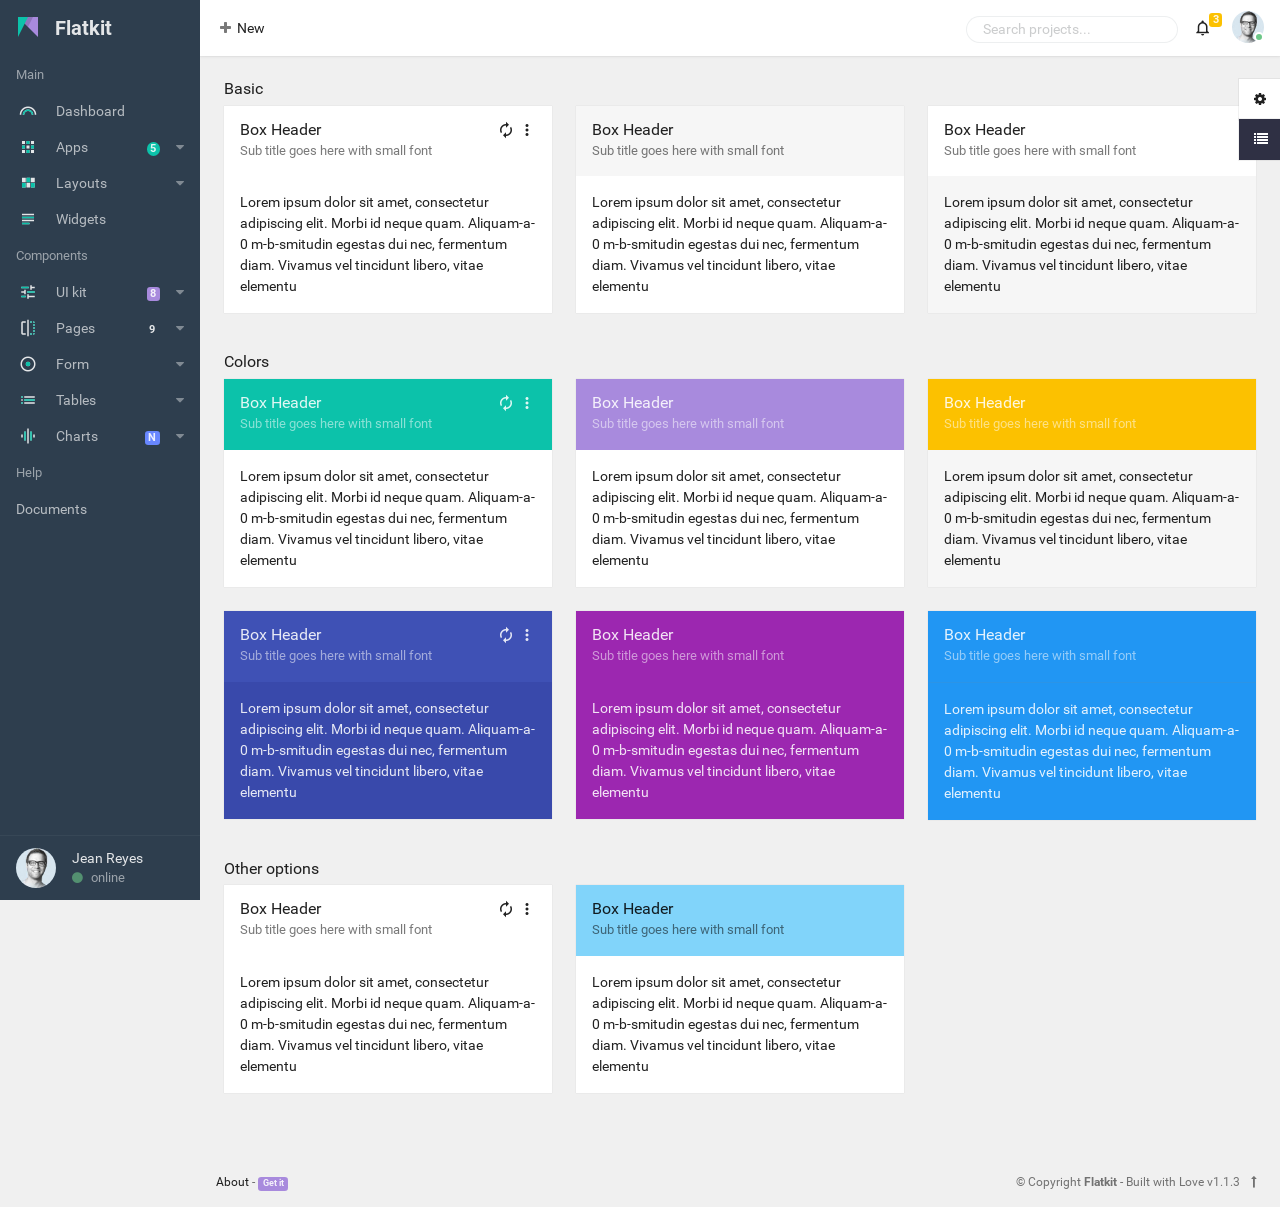
<file: Templete/html/box.html>
<!DOCTYPE html>
<html lang="en">
<head>
  <meta charset="utf-8" />
  <title>Flatkit - HTML Version | Bootstrap 4 Web App Kit with AngularJS</title>
  <meta name="description" content="Admin, Dashboard, Bootstrap, Bootstrap 4, Angular, AngularJS" />
  <meta name="viewport" content="width=device-width, initial-scale=1, maximum-scale=1, minimal-ui" />
  <meta http-equiv="X-UA-Compatible" content="IE=edge">

  <!-- for ios 7 style, multi-resolution icon of 152x152 -->
  <meta name="apple-mobile-web-app-capable" content="yes">
  <meta name="apple-mobile-web-app-status-barstyle" content="black-translucent">
  <link rel="apple-touch-icon" href="../assets/images/logo.png">
  <meta name="apple-mobile-web-app-title" content="Flatkit">
  <!-- for Chrome on Android, multi-resolution icon of 196x196 -->
  <meta name="mobile-web-app-capable" content="yes">
  <link rel="shortcut icon" sizes="196x196" href="../assets/images/logo.png">
  
  <!-- style -->
  <link rel="stylesheet" href="../assets/animate.css/animate.min.css" type="text/css" />
  <link rel="stylesheet" href="../assets/glyphicons/glyphicons.css" type="text/css" />
  <link rel="stylesheet" href="../assets/font-awesome/css/font-awesome.min.css" type="text/css" />
  <link rel="stylesheet" href="../assets/material-design-icons/material-design-icons.css" type="text/css" />

  <link rel="stylesheet" href="../assets/bootstrap/dist/css/bootstrap.min.css" type="text/css" />
  <!-- build:css ../assets/styles/app.min.css -->
  <link rel="stylesheet" href="../assets/styles/app.css" type="text/css" />
  <!-- endbuild -->
  <link rel="stylesheet" href="../assets/styles/font.css" type="text/css" />
</head>
<body>
  <div class="app" id="app">

<!-- ############ LAYOUT START-->

  <!-- aside -->
  <div id="aside" class="app-aside modal fade nav-dropdown">
  	<!-- fluid app aside -->
    <div class="left navside dark dk" layout="column">
  	  <div class="navbar no-radius">
        <!-- brand -->
        <a class="navbar-brand">
        	<div ui-include="'../assets/images/logo.svg'"></div>
        	<img src="../assets/images/logo.png" alt="." class="hide">
        	<span class="hidden-folded inline">Flatkit</span>
        </a>
        <!-- / brand -->
      </div>
      <div flex class="hide-scroll">
          <nav class="scroll nav-light">
            
              <ul class="nav" ui-nav>
                <li class="nav-header hidden-folded">
                  <small class="text-muted">Main</small>
                </li>
                
                <li>
                  <a href="dashboard.html" >
                    <span class="nav-icon">
                      <i class="material-icons">&#xe3fc;
                        <span ui-include="'../assets/images/i_0.svg'"></span>
                      </i>
                    </span>
                    <span class="nav-text">Dashboard</span>
                  </a>
                </li>
            
                <li>
                  <a>
                    <span class="nav-caret">
                      <i class="fa fa-caret-down"></i>
                    </span>
                    <span class="nav-label">
                      <b class="label rounded label-sm primary">5</b>
                    </span>
                    <span class="nav-icon">
                      <i class="material-icons">&#xe5c3;
                        <span ui-include="'../assets/images/i_1.svg'"></span>
                      </i>
                    </span>
                    <span class="nav-text">Apps</span>
                  </a>
                  <ul class="nav-sub">
                    <li>
                      <a href="inbox.html" >
                        <span class="nav-text">Inbox</span>
                      </a>
                    </li>
                    <li>
                      <a href="contact.html" >
                        <span class="nav-text">Contacts</span>
                      </a>
                    </li>
                    <li>
                      <a href="calendar.html" >
                        <span class="nav-text">Calendar</span>
                      </a>
                    </li>
                  </ul>
                </li>
            
                <li>
                  <a>
                    <span class="nav-caret">
                      <i class="fa fa-caret-down"></i>
                    </span>
                    <span class="nav-icon">
                      <i class="material-icons">&#xe8f0;
                        <span ui-include="'../assets/images/i_2.svg'"></span>
                      </i>
                    </span>
                    <span class="nav-text">Layouts</span>
                  </a>
                  <ul class="nav-sub">
                    <li>
                      <a href="headers.html" >
                        <span class="nav-text">Header</span>
                      </a>
                    </li>
                    <li>
                      <a href="asides.html" >
                        <span class="nav-text">Aside</span>
                      </a>
                    </li>
                    <li>
                      <a href="footers.html" >
                        <span class="nav-text">Footer</span>
                      </a>
                    </li>
                  </ul>
                </li>
            
                <li>
                  <a href="widget.html" >
                    <span class="nav-icon">
                      <i class="material-icons">&#xe8d2;
                        <span ui-include="'../assets/images/i_3.svg'"></span>
                      </i>
                    </span>
                    <span class="nav-text">Widgets</span>
                  </a>
                </li>
            
                <li class="nav-header hidden-folded">
                  <small class="text-muted">Components</small>
                </li>
            
                <li>
                  <a>
                    <span class="nav-caret">
                      <i class="fa fa-caret-down"></i>
                    </span>
                    <span class="nav-label">
                      <b class="label label-sm accent">8</b>
                    </span>
                    <span class="nav-icon">
                      <i class="material-icons">&#xe429;
                        <span ui-include="'../assets/images/i_4.svg'"></span>
                      </i>
                    </span>
                    <span class="nav-text">UI kit</span>
                  </a>
                  <ul class="nav-sub nav-mega nav-mega-3">
                    <li>
                      <a href="arrow.html" >
                        <span class="nav-text">Arrow</span>
                      </a>
                    </li>
                    <li>
                      <a href="box.html" >
                        <span class="nav-text">Box</span>
                      </a>
                    </li>
                    <li>
                      <a href="button.html" >
                        <span class="nav-text">Button</span>
                      </a>
                    </li>
                    <li>
                      <a href="color.html" >
                        <span class="nav-text">Color</span>
                      </a>
                    </li>
                    <li>
                      <a href="dropdown.html" >
                        <span class="nav-text">Dropdown</span>
                      </a>
                    </li>
                    <li>
                      <a href="grid.html" >
                        <span class="nav-text">Grid</span>
                      </a>
                    </li>
                    <li>
                      <a href="icon.html" >
                        <span class="nav-text">Icon</span>
                      </a>
                    </li>
                    <li>
                      <a href="label.html" >
                        <span class="nav-text">Label</span>
                      </a>
                    </li>
                    <li>
                      <a href="list.html" >
                        <span class="nav-text">List Group</span>
                      </a>
                    </li>
                    <li>
                      <a href="modal.html" >
                        <span class="nav-text">Modal</span>
                      </a>
                    </li>
                    <li>
                      <a href="nav.html" >
                        <span class="nav-text">Nav</span>
                      </a>
                    </li>
                    <li>
                      <a href="progress.html" >
                        <span class="nav-text">Progress</span>
                      </a>
                    </li>
                    <li>
                      <a href="social.html" >
                        <span class="nav-text">Social</span>
                      </a>
                    </li>
                    <li>
                      <a href="sortable.html" >
                        <span class="nav-text">Sortable</span>
                      </a>
                    </li>
                    <li>
                      <a href="streamline.html" >
                        <span class="nav-text">Streamline</span>
                      </a>
                    </li>
                    <li>
                      <a href="timeline.html" >
                        <span class="nav-text">Timeline</span>
                      </a>
                    </li>
                    <li>
                      <a href="map.vector.html" >
                        <span class="nav-text">Vector Map</span>
                      </a>
                    </li>
                  </ul>
                </li>
            
                <li>
                  <a>
                    <span class="nav-caret">
                      <i class="fa fa-caret-down"></i>
                    </span>
                    <span class="nav-label"><b class="label no-bg">9</b></span>
                    <span class="nav-icon">
                      <i class="material-icons">&#xe3e8;
                        <span ui-include="'../assets/images/i_5.svg'"></span>
                      </i>
                    </span>
                    <span class="nav-text">Pages</span>
                  </a>
                  <ul class="nav-sub nav-mega">
                    <li>
                      <a href="profile.html" >
                        <span class="nav-text">Profile</span>
                      </a>
                    </li>
                    <li>
                      <a href="setting.html" >
                        <span class="nav-text">Setting</span>
                      </a>
                    </li>
                    <li>
                      <a href="search.html" >
                        <span class="nav-text">Search</span>
                      </a>
                    </li>
                    <li>
                      <a href="faq.html" >
                        <span class="nav-text">FAQ</span>
                      </a>
                    </li>
                    <li>
                      <a href="gallery.html" >
                        <span class="nav-text">Gallery</span>
                      </a>
                    </li>
                    <li>
                      <a href="invoice.html" >
                        <span class="nav-text">Invoice</span>
                      </a>
                    </li>
                    <li>
                      <a href="price.html" >
                        <span class="nav-text">Price</span>
                      </a>
                    </li>
                    <li>
                      <a href="blank.html" >
                        <span class="nav-text">Blank</span>
                      </a>
                    </li>
                    <li>
                      <a href="signin.html" >
                        <span class="nav-text">Sign In</span>
                      </a>
                    </li>
                    <li>
                      <a href="signup.html" >
                        <span class="nav-text">Sign Up</span>
                      </a>
                    </li>
                    <li>
                      <a href="forgot-password.html" >
                        <span class="nav-text">Forgot Password</span>
                      </a>
                    </li>
                    <li>
                      <a href="lockme.html" >
                        <span class="nav-text">Lockme Screen</span>
                      </a>
                    </li>
                    <li>
                      <a href="404.html" >
                        <span class="nav-text">Error 404</span>
                      </a>
                    </li>
                    <li>
                      <a href="505.html" >
                        <span class="nav-text">Error 505</span>
                      </a>
                    </li>
                  </ul>
                </li>
            
                <li>
                  <a>
                    <span class="nav-caret">
                      <i class="fa fa-caret-down"></i>
                    </span>
                    <span class="nav-icon">
                      <i class="material-icons">&#xe39e;
                        <span ui-include="'../assets/images/i_6.svg'"></span>
                      </i>
                    </span>
                    <span class="nav-text">Form</span>
                  </a>
                  <ul class="nav-sub">
                    <li>
                      <a href="form.layout.html" >
                        <span class="nav-text">Form Layout</span>
                      </a>
                    </li>
                    <li>
                      <a href="form.element.html" >
                        <span class="nav-text">Form Element</span>
                      </a>
                    </li>
                    <li>
                      <a href="form.validation.html" >
                        <span class="nav-text">Form Validation</span>
                      </a>
                    </li>
                    <li>
                      <a href="form.select.html" >
                        <span class="nav-text">Select</span>
                      </a>
                    </li>
                    <li>
                      <a href="form.editor.html" >
                        <span class="nav-text">Editor</span>
                      </a>
                    </li>
                    <li>
                      <a href="form.picker.html">
                        <span class="nav-text">Picker</span>
                      </a>
                    </li>
                    <li>
                      <a href="form.wizard.html">
                        <span class="nav-text">Wizard</span>
                      </a>
                    </li>
                    <li>
                      <a href="form.dropzone.html" class="no-ajax" >
                        <span class="nav-text">File Upload</span>
                      </a>
                    </li>
                  </ul>
                </li>
            
                <li>
                  <a>
                    <span class="nav-caret">
                      <i class="fa fa-caret-down"></i>
                    </span>
                    <span class="nav-icon">
                      <i class="material-icons">&#xe896;
                        <span ui-include="'../assets/images/i_7.svg'"></span>
                      </i>
                    </span>
                    <span class="nav-text">Tables</span>
                  </a>
                  <ul class="nav-sub">
                    <li>
                      <a href="static.html" >
                        <span class="nav-text">Static table</span>
                      </a>
                    </li>
                    <li>
                      <a href="datatable.html" >
                        <span class="nav-text">Datatable</span>
                      </a>
                    </li>
                    <li>
                      <a href="footable.html" >
                        <span class="nav-text">Footable</span>
                      </a>
                    </li>
                  </ul>
                </li>
                <li>
                  <a>
                    <span class="nav-caret">
                      <i class="fa fa-caret-down"></i>
                    </span>
                    <span class="nav-label hidden-folded">
                      <b class="label label-sm info">N</b>
                    </span>
                    <span class="nav-icon">
                      <i class="material-icons">&#xe1b8;
                        <span ui-include="'../assets/images/i_8.svg'"></span>
                      </i>
                    </span>
                    <span class="nav-text">Charts</span>
                  </a>
                  <ul class="nav-sub">
                    <li>
                      <a href="chart.html" >
                        <span class="nav-text">Chart</span>
                      </a>
                    </li>
                    <li>
                      <a>
                        <span class="nav-caret">
                          <i class="fa fa-caret-down"></i>
                        </span>
                        <span class="nav-text">Echarts</span>
                      </a>
                      <ul class="nav-sub">
                        <li>
                          <a href="echarts-line.html" >
                            <span class="nav-text">line</span>
                          </a>
                        </li>
                        <li>
                          <a href="echarts-bar.html" >
                            <span class="nav-text">Bar</span>
                          </a>
                        </li>
                        <li>
                          <a href="echarts-pie.html" >
                            <span class="nav-text">Pie</span>
                          </a>
                        </li>
                        <li>
                          <a href="echarts-scatter.html" >
                            <span class="nav-text">Scatter</span>
                          </a>
                        </li>
                        <li>
                          <a href="echarts-radar-chord.html" >
                            <span class="nav-text">Radar &amp; Chord</span>
                          </a>
                        </li>
                        <li>
                          <a href="echarts-gauge-funnel.html" >
                            <span class="nav-text">Gauges &amp; Funnel</span>
                          </a>
                        </li>
                        <li>
                          <a href="echarts-map.html" >
                            <span class="nav-text">Map</span>
                          </a>
                        </li>
                      </ul>
                    </li>
                  </ul>
                </li>
            
                <li class="nav-header hidden-folded">
                  <small class="text-muted">Help</small>
                </li>
                
                <li class="hidden-folded" >
                  <a href="docs.html" >
                    <span class="nav-text">Documents</span>
                  </a>
                </li>
            
              </ul>
          </nav>
      </div>
      <div flex-no-shrink class="b-t">
        <div class="nav-fold">
        	<a href="profile.html">
        	    <span class="pull-left">
        	      <img src="../assets/images/a0.jpg" alt="..." class="w-40 img-circle">
        	    </span>
        	    <span class="clear hidden-folded p-x">
        	      <span class="block _500">Jean Reyes</span>
        	      <small class="block text-muted"><i class="fa fa-circle text-success m-r-sm"></i>online</small>
        	    </span>
        	</a>
        </div>
      </div>
    </div>
  </div>
  <!-- / -->
  
  <!-- content -->
  <div id="content" class="app-content box-shadow-z0" role="main">
    <div class="app-header white box-shadow">
        <div class="navbar">
            <!-- Open side - Naviation on mobile -->
            <a data-toggle="modal" data-target="#aside" class="navbar-item pull-left hidden-lg-up">
              <i class="material-icons">&#xe5d2;</i>
            </a>
            <!-- / -->
        
            <!-- Page title - Bind to $state's title -->
            <div class="navbar-item pull-left h5" ng-bind="$state.current.data.title" id="pageTitle"></div>
        
            <!-- navbar right -->
            <ul class="nav navbar-nav pull-right">
              <li class="nav-item dropdown pos-stc-xs">
                <a class="nav-link" href data-toggle="dropdown">
                  <i class="material-icons">&#xe7f5;</i>
                  <span class="label label-sm up warn">3</span>
                </a>
                <div ui-include="'../views/blocks/dropdown.notification.html'"></div>
              </li>
              <li class="nav-item dropdown">
                <a class="nav-link clear" href data-toggle="dropdown">
                  <span class="avatar w-32">
                    <img src="../assets/images/a0.jpg" alt="...">
                    <i class="on b-white bottom"></i>
                  </span>
                </a>
                <div ui-include="'../views/blocks/dropdown.user.html'"></div>
              </li>
              <li class="nav-item hidden-md-up">
                <a class="nav-link" data-toggle="collapse" data-target="#collapse">
                  <i class="material-icons">&#xe5d4;</i>
                </a>
              </li>
            </ul>
            <!-- / navbar right -->
        
            <!-- navbar collapse -->
            <div class="collapse navbar-toggleable-sm" id="collapse">
              <div ui-include="'../views/blocks/navbar.form.right.html'"></div>
              <!-- link and dropdown -->
              <ul class="nav navbar-nav">
                <li class="nav-item dropdown">
                  <a class="nav-link" href data-toggle="dropdown">
                    <i class="fa fa-fw fa-plus text-muted"></i>
                    <span>New</span>
                  </a>
                  <div ui-include="'../views/blocks/dropdown.new.html'"></div>
                </li>
              </ul>
              <!-- / -->
            </div>
            <!-- / navbar collapse -->
        </div>
    </div>
    <div class="app-footer">
      <div class="p-a text-xs">
        <div class="pull-right text-muted">
          &copy; Copyright <strong>Flatkit</strong> <span class="hidden-xs-down">- Built with Love v1.1.3</span>
          <a ui-scroll-to="content"><i class="fa fa-long-arrow-up p-x-sm"></i></a>
        </div>
        <div class="nav">
          <a class="nav-link" href="../">About</a>
          <span class="text-muted">-</span>
          <a class="nav-link label accent" href="http://themeforest.net/user/flatfull/portfolio?ref=flatfull">Get it</a>
        </div>
      </div>
    </div>
    <div ui-view class="app-body" id="view">

<!-- ############ PAGE START-->
<div class="padding">
  <h6>Basic</h6>
  <div class="row m-b">
    <div class="col-sm-4">
      <div class="box">
        <div class="box-header">
          <h3>Box Header</h3>
          <small>Sub title goes here with small font</small>
        </div>
        <div class="box-tool">
          <ul class="nav">
            <li class="nav-item inline">
              <a class="nav-link">
                <i class="material-icons md-18">&#xe863;</i>
              </a>
            </li>
            <li class="nav-item inline dropdown">
              <a class="nav-link" data-toggle="dropdown">
                <i class="material-icons md-18">&#xe5d4;</i>
              </a>
              <div class="dropdown-menu pull-right">
                <a class="dropdown-item" href>Action</a>
                <a class="dropdown-item" href>Another action</a>
                <a class="dropdown-item" href>Something else here</a>
                <div class="dropdown-divider"></div>
                <a class="dropdown-item">Separated link</a>
              </div>
            </li>
          </ul>
        </div>
        <div class="box-body">
          <p class="m-a-0">Lorem ipsum dolor sit amet, consectetur adipiscing elit. Morbi id neque quam. Aliquam-a-0 m-b-smitudin egestas dui nec, fermentum diam. Vivamus vel tincidunt libero, vitae elementu</p>
        </div>
      </div>
    </div>
    <div class="col-sm-4">
      <div class="box">
        <div class="box-header dker">
          <h3>Box Header</h3>
          <small>Sub title goes here with small font</small>
        </div>
        <div class="box-body">
          <p class="m-a-0">Lorem ipsum dolor sit amet, consectetur adipiscing elit. Morbi id neque quam. Aliquam-a-0 m-b-smitudin egestas dui nec, fermentum diam. Vivamus vel tincidunt libero, vitae elementu</p>
        </div>
      </div>
    </div>
    <div class="col-sm-4">
      <div class="box">
        <div class="box-header">
          <h3>Box Header</h3>
          <small>Sub title goes here with small font</small>
        </div>
        <div class="box-body dker">
          <p class="m-a-0">Lorem ipsum dolor sit amet, consectetur adipiscing elit. Morbi id neque quam. Aliquam-a-0 m-b-smitudin egestas dui nec, fermentum diam. Vivamus vel tincidunt libero, vitae elementu</p>
        </div>
      </div>
    </div>
  </div>
  <h6>Colors</h6>
  <div class="row m-b">
    <div class="col-sm-4">
      <div class="box">
        <div class="box-header primary">
          <h3>Box Header</h3>
          <small>Sub title goes here with small font</small>
          <div class="box-tool">
            <ul class="nav">
              <li class="nav-item inline">
                <a class="nav-link">
                  <i class="material-icons md-18">&#xe863;</i>
                </a>
              </li>
              <li class="nav-item inline dropdown">
                <a class="nav-link" data-toggle="dropdown">
                  <i class="material-icons md-18">&#xe5d4;</i>
                </a>
                <div class="dropdown-menu dropdown-menu-scale pull-right">
                  <a class="dropdown-item" href>Action</a>
                  <a class="dropdown-item" href>Another action</a>
                  <a class="dropdown-item" href>Something else here</a>
                  <div class="dropdown-divider"></div>
                  <a class="dropdown-item">Separated link</a>
                </div>
              </li>
            </ul>
          </div>
        </div>
        <div class="box-body">
          <p class="m-a-0">Lorem ipsum dolor sit amet, consectetur adipiscing elit. Morbi id neque quam. Aliquam-a-0 m-b-smitudin egestas dui nec, fermentum diam. Vivamus vel tincidunt libero, vitae elementu</p>
        </div>
      </div>
    </div>
    <div class="col-sm-4">
      <div class="box">
        <div class="box-header accent">
          <h3>Box Header</h3>
          <small>Sub title goes here with small font</small>
        </div>
        <div class="box-body">
          <p class="m-a-0">Lorem ipsum dolor sit amet, consectetur adipiscing elit. Morbi id neque quam. Aliquam-a-0 m-b-smitudin egestas dui nec, fermentum diam. Vivamus vel tincidunt libero, vitae elementu</p>
        </div>
      </div>
    </div>
    <div class="col-sm-4">
      <div class="box">
        <div class="box-header warn">
          <h3>Box Header</h3>
          <small>Sub title goes here with small font</small>
        </div>
        <div class="box-body dker">
          <p class="m-a-0">Lorem ipsum dolor sit amet, consectetur adipiscing elit. Morbi id neque quam. Aliquam-a-0 m-b-smitudin egestas dui nec, fermentum diam. Vivamus vel tincidunt libero, vitae elementu</p>
        </div>
      </div>
    </div>
    <div class="col-sm-4">
      <div class="box">
        <div class="box-header indigo">
          <h3>Box Header</h3>
          <small>Sub title goes here with small font</small>
          <div class="box-tool">
            <ul class="nav">
              <li class="nav-item inline">
                <a class="nav-link">
                  <i class="material-icons md-18">&#xe863;</i>
                </a>
              </li>
              <li class="nav-item inline dropdown">
                <a class="nav-link" data-toggle="dropdown">
                  <i class="material-icons md-18">&#xe5d4;</i>
                </a>
                <div class="dropdown-menu dropdown-menu-scale pull-right">
                  <a class="dropdown-item" href>Action</a>
                  <a class="dropdown-item" href>Another action</a>
                  <a class="dropdown-item" href>Something else here</a>
                  <div class="dropdown-divider"></div>
                  <a class="dropdown-item">Separated link</a>
                </div>
              </li>
            </ul>
          </div>
        </div>
        <div class="box-body indigo-600">
          <p class="m-a-0">Lorem ipsum dolor sit amet, consectetur adipiscing elit. Morbi id neque quam. Aliquam-a-0 m-b-smitudin egestas dui nec, fermentum diam. Vivamus vel tincidunt libero, vitae elementu</p>
        </div>
      </div>
    </div>
    <div class="col-sm-4">
      <div class="box purple">
        <div class="box-header">
          <h3>Box Header</h3>
          <small>Sub title goes here with small font</small>
        </div>
        <div class="box-body">
          <p class="m-a-0">Lorem ipsum dolor sit amet, consectetur adipiscing elit. Morbi id neque quam. Aliquam-a-0 m-b-smitudin egestas dui nec, fermentum diam. Vivamus vel tincidunt libero, vitae elementu</p>
        </div>
      </div>
    </div>
    <div class="col-sm-4">
      <div class="box blue">
        <div class="box-header">
          <h3>Box Header</h3>
          <small>Sub title goes here with small font</small>
        </div>
        <div class="box-body b-t">
          <p class="m-a-0">Lorem ipsum dolor sit amet, consectetur adipiscing elit. Morbi id neque quam. Aliquam-a-0 m-b-smitudin egestas dui nec, fermentum diam. Vivamus vel tincidunt libero, vitae elementu</p>
        </div>
      </div>
    </div>
  </div>
  <h6>Other options</h6>
  <div class="row m-b">
    <div class="col-sm-4">
      <div class="box-color text-color">
        <div class="box-header">
          <h3>Box Header</h3>
          <small>Sub title goes here with small font</small>
          <div class="box-tool">
            <ul class="nav">
              <li class="nav-item inline">
                <a class="nav-link">
                  <i class="material-icons md-18">&#xe863;</i>
                </a>
              </li>
              <li class="nav-item inline dropdown">
                <a class="nav-link" data-toggle="dropdown">
                  <i class="material-icons md-18">&#xe5d4;</i>
                </a>
                <div class="dropdown-menu dropdown-menu-scale pull-right">
                  <a class="dropdown-item" href>Action</a>
                  <a class="dropdown-item" href>Another action</a>
                  <a class="dropdown-item" href>Something else here</a>
                  <div class="dropdown-divider"></div>
                  <a class="dropdown-item">Separated link</a>
                </div>
              </li>
            </ul>
          </div>
        </div>
        <div class="box-body">
          <p class="m-a-0">Lorem ipsum dolor sit amet, consectetur adipiscing elit. Morbi id neque quam. Aliquam-a-0 m-b-smitudin egestas dui nec, fermentum diam. Vivamus vel tincidunt libero, vitae elementu</p>
        </div>
      </div>
    </div>
    <div class="col-sm-4">
      <div class="box">
        <div class="box-header light-blue-200">
          <h3>Box Header</h3>
          <small>Sub title goes here with small font</small>
        </div>
        <div class="box-body">
          <p class="m-a-0">Lorem ipsum dolor sit amet, consectetur adipiscing elit. Morbi id neque quam. Aliquam-a-0 m-b-smitudin egestas dui nec, fermentum diam. Vivamus vel tincidunt libero, vitae elementu</p>
        </div>
      </div>
    </div>
  </div>
</div>

<!-- ############ PAGE END-->

    </div>
  </div>
  <!-- / -->

  <!-- theme switcher -->
  <div id="switcher">
    <div class="switcher box-color dark-white text-color" id="sw-theme">
      <a href ui-toggle-class="active" target="#sw-theme" class="box-color dark-white text-color sw-btn">
        <i class="fa fa-gear"></i>
      </a>
      <div class="box-header">
        <a href="https://themeforest.net/item/flatkit-app-ui-kit/13231484?ref=flatfull" class="btn btn-xs rounded danger pull-right">BUY</a>
        <h2>Theme Switcher</h2>
      </div>
      <div class="box-divider"></div>
      <div class="box-body">
        <p class="hidden-md-down">
          <label class="md-check m-y-xs"  data-target="folded">
            <input type="checkbox">
            <i class="green"></i>
            <span class="hidden-folded">Folded Aside</span>
          </label>
          <label class="md-check m-y-xs" data-target="boxed">
            <input type="checkbox">
            <i class="green"></i>
            <span class="hidden-folded">Boxed Layout</span>
          </label>
          <label class="m-y-xs pointer" ui-fullscreen>
            <span class="fa fa-expand fa-fw m-r-xs"></span>
            <span>Fullscreen Mode</span>
          </label>
        </p>
        <p>Colors:</p>
        <p data-target="themeID">
          <label class="radio radio-inline m-a-0 ui-check ui-check-color ui-check-md" data-value="{primary:'primary', accent:'accent', warn:'warn'}">
            <input type="radio" name="color" value="1">
            <i class="primary"></i>
          </label>
          <label class="radio radio-inline m-a-0 ui-check ui-check-color ui-check-md" data-value="{primary:'accent', accent:'cyan', warn:'warn'}">
            <input type="radio" name="color" value="2">
            <i class="accent"></i>
          </label>
          <label class="radio radio-inline m-a-0 ui-check ui-check-color ui-check-md" data-value="{primary:'warn', accent:'light-blue', warn:'warning'}">
            <input type="radio" name="color" value="3">
            <i class="warn"></i>
          </label>
          <label class="radio radio-inline m-a-0 ui-check ui-check-color ui-check-md" data-value="{primary:'success', accent:'teal', warn:'lime'}">
            <input type="radio" name="color" value="4">
            <i class="success"></i>
          </label>
          <label class="radio radio-inline m-a-0 ui-check ui-check-color ui-check-md" data-value="{primary:'info', accent:'light-blue', warn:'success'}">
            <input type="radio" name="color" value="5">
            <i class="info"></i>
          </label>
          <label class="radio radio-inline m-a-0 ui-check ui-check-color ui-check-md" data-value="{primary:'blue', accent:'indigo', warn:'primary'}">
            <input type="radio" name="color" value="6">
            <i class="blue"></i>
          </label>
          <label class="radio radio-inline m-a-0 ui-check ui-check-color ui-check-md" data-value="{primary:'warning', accent:'grey-100', warn:'success'}">
            <input type="radio" name="color" value="7">
            <i class="warning"></i>
          </label>
          <label class="radio radio-inline m-a-0 ui-check ui-check-color ui-check-md" data-value="{primary:'danger', accent:'grey-100', warn:'grey-300'}">
            <input type="radio" name="color" value="8">
            <i class="danger"></i>
          </label>
        </p>
        <p>Themes:</p>
        <div data-target="bg" class="text-u-c text-center _600 clearfix">
          <label class="p-a col-xs-6 light pointer m-a-0">
            <input type="radio" name="theme" value="" hidden>
            Light
          </label>
          <label class="p-a col-xs-6 grey pointer m-a-0">
            <input type="radio" name="theme" value="grey" hidden>
            Grey
          </label>
          <label class="p-a col-xs-6 dark pointer m-a-0">
            <input type="radio" name="theme" value="dark" hidden>
            Dark
          </label>
          <label class="p-a col-xs-6 black pointer m-a-0">
            <input type="radio" name="theme" value="black" hidden>
            Black
          </label>
        </div>
      </div>
    </div>
    
    <div class="switcher box-color black lt" id="sw-demo">
      <a href ui-toggle-class="active" target="#sw-demo" class="box-color black lt text-color sw-btn">
        <i class="fa fa-list text-white"></i>
      </a>
      <div class="box-header">
        <h2>Demos</h2>
      </div>
      <div class="box-divider"></div>
      <div class="box-body">
        <div class="text-u-c text-center _600 clearfix">
          <a href="dashboard.html"
            class="p-a col-xs-6 primary">
            <span class="text-white">Default</span>
          </a>
          <a href="dashboard.0.html"
            class="p-a col-xs-6 success">
            <span class="text-white">Zero</span>
          </a>
          <a href="dashboard.1.html"
            class="p-a col-xs-6 blue">
            <span class="text-white">One</span>
          </a>
          <a href="dashboard.2.html"
            class="p-a col-xs-6 warn">
            <span class="text-white">Two</span>
          </a>
          <a href="dashboard.3.html"
            class="p-a col-xs-6 danger">
            <span class="text-white">Three</span>
          </a>
          <a href="dashboard.4.html"
            class="p-a col-xs-6 green">
            <span class="text-white">Four</span>
          </a>
          <a href="dashboard.5.html"
            class="p-a col-xs-6 info">
            <span class="text-white">Five</span>
          </a>
          <div 
            class="p-a col-xs-6 lter">
            <span class="text">...</span>
          </div>
        </div>
      </div>
    </div>
  </div>
  <!-- / -->

<!-- ############ LAYOUT END-->

  </div>
<!-- build:js scripts/app.html.js -->
<!-- jQuery -->
  <script src="../libs/jquery/jquery/dist/jquery.js"></script>
<!-- Bootstrap -->
  <script src="../libs/jquery/tether/dist/js/tether.min.js"></script>
  <script src="../libs/jquery/bootstrap/dist/js/bootstrap.js"></script>
<!-- core -->
  <script src="../libs/jquery/underscore/underscore-min.js"></script>
  <script src="../libs/jquery/jQuery-Storage-API/jquery.storageapi.min.js"></script>
  <script src="../libs/jquery/PACE/pace.min.js"></script>

  <script src="scripts/config.lazyload.js"></script>

  <script src="scripts/palette.js"></script>
  <script src="scripts/ui-load.js"></script>
  <script src="scripts/ui-jp.js"></script>
  <script src="scripts/ui-include.js"></script>
  <script src="scripts/ui-device.js"></script>
  <script src="scripts/ui-form.js"></script>
  <script src="scripts/ui-nav.js"></script>
  <script src="scripts/ui-screenfull.js"></script>
  <script src="scripts/ui-scroll-to.js"></script>
  <script src="scripts/ui-toggle-class.js"></script>

  <script src="scripts/app.js"></script>

  <!-- ajax -->
  <script src="../libs/jquery/jquery-pjax/jquery.pjax.js"></script>
  <script src="scripts/ajax.js"></script>
<!-- endbuild -->
</body>
</html>
</file>
<file: Templete/assets/styles/font.css>
/*custom*/
@import url(../../assets/fonts/roboto/font.css);
body{
  font-family: "Roboto", "Helvetica Neue", Helvetica, Arial, sans-serif;
}
</file>
<file: Templete/assets/glyphicons/glyphicons.css>
@font-face {
  font-family: 'Glyphicons Halflings';

  src:  url('glyphicons-halflings-regular.eot');
  src:  url('glyphicons-halflings-regular.eot?#iefix') format('embedded-opentype'), 
        url('glyphicons-halflings-regular.woff2') format('woff2'), 
        url('glyphicons-halflings-regular.woff') format('woff'), 
        url('glyphicons-halflings-regular.ttf') format('truetype'), 
        url('glyphicons-halflings-regular.svg#glyphicons_halflingsregular') format('svg');
}
.glyphicon {
  position: relative;
  top: 1px;
  display: inline-block;
  font-family: 'Glyphicons Halflings';
  font-style: normal;
  font-weight: normal;
  line-height: 1;

  -webkit-font-smoothing: antialiased;
  -moz-osx-font-smoothing: grayscale;
}
.glyphicon-asterisk:before {
  content: "\2a";
}
.glyphicon-plus:before {
  content: "\2b";
}
.glyphicon-euro:before,
.glyphicon-eur:before {
  content: "\20ac";
}
.glyphicon-minus:before {
  content: "\2212";
}
.glyphicon-cloud:before {
  content: "\2601";
}
.glyphicon-envelope:before {
  content: "\2709";
}
.glyphicon-pencil:before {
  content: "\270f";
}
.glyphicon-glass:before {
  content: "\e001";
}
.glyphicon-music:before {
  content: "\e002";
}
.glyphicon-search:before {
  content: "\e003";
}
.glyphicon-heart:before {
  content: "\e005";
}
.glyphicon-star:before {
  content: "\e006";
}
.glyphicon-star-empty:before {
  content: "\e007";
}
.glyphicon-user:before {
  content: "\e008";
}
.glyphicon-film:before {
  content: "\e009";
}
.glyphicon-th-large:before {
  content: "\e010";
}
.glyphicon-th:before {
  content: "\e011";
}
.glyphicon-th-list:before {
  content: "\e012";
}
.glyphicon-ok:before {
  content: "\e013";
}
.glyphicon-remove:before {
  content: "\e014";
}
.glyphicon-zoom-in:before {
  content: "\e015";
}
.glyphicon-zoom-out:before {
  content: "\e016";
}
.glyphicon-off:before {
  content: "\e017";
}
.glyphicon-signal:before {
  content: "\e018";
}
.glyphicon-cog:before {
  content: "\e019";
}
.glyphicon-trash:before {
  content: "\e020";
}
.glyphicon-home:before {
  content: "\e021";
}
.glyphicon-file:before {
  content: "\e022";
}
.glyphicon-time:before {
  content: "\e023";
}
.glyphicon-road:before {
  content: "\e024";
}
.glyphicon-download-alt:before {
  content: "\e025";
}
.glyphicon-download:before {
  content: "\e026";
}
.glyphicon-upload:before {
  content: "\e027";
}
.glyphicon-inbox:before {
  content: "\e028";
}
.glyphicon-play-circle:before {
  content: "\e029";
}
.glyphicon-repeat:before {
  content: "\e030";
}
.glyphicon-refresh:before {
  content: "\e031";
}
.glyphicon-list-alt:before {
  content: "\e032";
}
.glyphicon-lock:before {
  content: "\e033";
}
.glyphicon-flag:before {
  content: "\e034";
}
.glyphicon-headphones:before {
  content: "\e035";
}
.glyphicon-volume-off:before {
  content: "\e036";
}
.glyphicon-volume-down:before {
  content: "\e037";
}
.glyphicon-volume-up:before {
  content: "\e038";
}
.glyphicon-qrcode:before {
  content: "\e039";
}
.glyphicon-barcode:before {
  content: "\e040";
}
.glyphicon-tag:before {
  content: "\e041";
}
.glyphicon-tags:before {
  content: "\e042";
}
.glyphicon-book:before {
  content: "\e043";
}
.glyphicon-bookmark:before {
  content: "\e044";
}
.glyphicon-print:before {
  content: "\e045";
}
.glyphicon-camera:before {
  content: "\e046";
}
.glyphicon-font:before {
  content: "\e047";
}
.glyphicon-bold:before {
  content: "\e048";
}
.glyphicon-italic:before {
  content: "\e049";
}
.glyphicon-text-height:before {
  content: "\e050";
}
.glyphicon-text-width:before {
  content: "\e051";
}
.glyphicon-align-left:before {
  content: "\e052";
}
.glyphicon-align-center:before {
  content: "\e053";
}
.glyphicon-align-right:before {
  content: "\e054";
}
.glyphicon-align-justify:before {
  content: "\e055";
}
.glyphicon-list:before {
  content: "\e056";
}
.glyphicon-indent-left:before {
  content: "\e057";
}
.glyphicon-indent-right:before {
  content: "\e058";
}
.glyphicon-facetime-video:before {
  content: "\e059";
}
.glyphicon-picture:before {
  content: "\e060";
}
.glyphicon-map-marker:before {
  content: "\e062";
}
.glyphicon-adjust:before {
  content: "\e063";
}
.glyphicon-tint:before {
  content: "\e064";
}
.glyphicon-edit:before {
  content: "\e065";
}
.glyphicon-share:before {
  content: "\e066";
}
.glyphicon-check:before {
  content: "\e067";
}
.glyphicon-move:before {
  content: "\e068";
}
.glyphicon-step-backward:before {
  content: "\e069";
}
.glyphicon-fast-backward:before {
  content: "\e070";
}
.glyphicon-backward:before {
  content: "\e071";
}
.glyphicon-play:before {
  content: "\e072";
}
.glyphicon-pause:before {
  content: "\e073";
}
.glyphicon-stop:before {
  content: "\e074";
}
.glyphicon-forward:before {
  content: "\e075";
}
.glyphicon-fast-forward:before {
  content: "\e076";
}
.glyphicon-step-forward:before {
  content: "\e077";
}
.glyphicon-eject:before {
  content: "\e078";
}
.glyphicon-chevron-left:before {
  content: "\e079";
}
.glyphicon-chevron-right:before {
  content: "\e080";
}
.glyphicon-plus-sign:before {
  content: "\e081";
}
.glyphicon-minus-sign:before {
  content: "\e082";
}
.glyphicon-remove-sign:before {
  content: "\e083";
}
.glyphicon-ok-sign:before {
  content: "\e084";
}
.glyphicon-question-sign:before {
  content: "\e085";
}
.glyphicon-info-sign:before {
  content: "\e086";
}
.glyphicon-screenshot:before {
  content: "\e087";
}
.glyphicon-remove-circle:before {
  content: "\e088";
}
.glyphicon-ok-circle:before {
  content: "\e089";
}
.glyphicon-ban-circle:before {
  content: "\e090";
}
.glyphicon-arrow-left:before {
  content: "\e091";
}
.glyphicon-arrow-right:before {
  content: "\e092";
}
.glyphicon-arrow-up:before {
  content: "\e093";
}
.glyphicon-arrow-down:before {
  content: "\e094";
}
.glyphicon-share-alt:before {
  content: "\e095";
}
.glyphicon-resize-full:before {
  content: "\e096";
}
.glyphicon-resize-small:before {
  content: "\e097";
}
.glyphicon-exclamation-sign:before {
  content: "\e101";
}
.glyphicon-gift:before {
  content: "\e102";
}
.glyphicon-leaf:before {
  content: "\e103";
}
.glyphicon-fire:before {
  content: "\e104";
}
.glyphicon-eye-open:before {
  content: "\e105";
}
.glyphicon-eye-close:before {
  content: "\e106";
}
.glyphicon-warning-sign:before {
  content: "\e107";
}
.glyphicon-plane:before {
  content: "\e108";
}
.glyphicon-calendar:before {
  content: "\e109";
}
.glyphicon-random:before {
  content: "\e110";
}
.glyphicon-comment:before {
  content: "\e111";
}
.glyphicon-magnet:before {
  content: "\e112";
}
.glyphicon-chevron-up:before {
  content: "\e113";
}
.glyphicon-chevron-down:before {
  content: "\e114";
}
.glyphicon-retweet:before {
  content: "\e115";
}
.glyphicon-shopping-cart:before {
  content: "\e116";
}
.glyphicon-folder-close:before {
  content: "\e117";
}
.glyphicon-folder-open:before {
  content: "\e118";
}
.glyphicon-resize-vertical:before {
  content: "\e119";
}
.glyphicon-resize-horizontal:before {
  content: "\e120";
}
.glyphicon-hdd:before {
  content: "\e121";
}
.glyphicon-bullhorn:before {
  content: "\e122";
}
.glyphicon-bell:before {
  content: "\e123";
}
.glyphicon-certificate:before {
  content: "\e124";
}
.glyphicon-thumbs-up:before {
  content: "\e125";
}
.glyphicon-thumbs-down:before {
  content: "\e126";
}
.glyphicon-hand-right:before {
  content: "\e127";
}
.glyphicon-hand-left:before {
  content: "\e128";
}
.glyphicon-hand-up:before {
  content: "\e129";
}
.glyphicon-hand-down:before {
  content: "\e130";
}
.glyphicon-circle-arrow-right:before {
  content: "\e131";
}
.glyphicon-circle-arrow-left:before {
  content: "\e132";
}
.glyphicon-circle-arrow-up:before {
  content: "\e133";
}
.glyphicon-circle-arrow-down:before {
  content: "\e134";
}
.glyphicon-globe:before {
  content: "\e135";
}
.glyphicon-wrench:before {
  content: "\e136";
}
.glyphicon-tasks:before {
  content: "\e137";
}
.glyphicon-filter:before {
  content: "\e138";
}
.glyphicon-briefcase:before {
  content: "\e139";
}
.glyphicon-fullscreen:before {
  content: "\e140";
}
.glyphicon-dashboard:before {
  content: "\e141";
}
.glyphicon-paperclip:before {
  content: "\e142";
}
.glyphicon-heart-empty:before {
  content: "\e143";
}
.glyphicon-link:before {
  content: "\e144";
}
.glyphicon-phone:before {
  content: "\e145";
}
.glyphicon-pushpin:before {
  content: "\e146";
}
.glyphicon-usd:before {
  content: "\e148";
}
.glyphicon-gbp:before {
  content: "\e149";
}
.glyphicon-sort:before {
  content: "\e150";
}
.glyphicon-sort-by-alphabet:before {
  content: "\e151";
}
.glyphicon-sort-by-alphabet-alt:before {
  content: "\e152";
}
.glyphicon-sort-by-order:before {
  content: "\e153";
}
.glyphicon-sort-by-order-alt:before {
  content: "\e154";
}
.glyphicon-sort-by-attributes:before {
  content: "\e155";
}
.glyphicon-sort-by-attributes-alt:before {
  content: "\e156";
}
.glyphicon-unchecked:before {
  content: "\e157";
}
.glyphicon-expand:before {
  content: "\e158";
}
.glyphicon-collapse-down:before {
  content: "\e159";
}
.glyphicon-collapse-up:before {
  content: "\e160";
}
.glyphicon-log-in:before {
  content: "\e161";
}
.glyphicon-flash:before {
  content: "\e162";
}
.glyphicon-log-out:before {
  content: "\e163";
}
.glyphicon-new-window:before {
  content: "\e164";
}
.glyphicon-record:before {
  content: "\e165";
}
.glyphicon-save:before {
  content: "\e166";
}
.glyphicon-open:before {
  content: "\e167";
}
.glyphicon-saved:before {
  content: "\e168";
}
.glyphicon-import:before {
  content: "\e169";
}
.glyphicon-export:before {
  content: "\e170";
}
.glyphicon-send:before {
  content: "\e171";
}
.glyphicon-floppy-disk:before {
  content: "\e172";
}
.glyphicon-floppy-saved:before {
  content: "\e173";
}
.glyphicon-floppy-remove:before {
  content: "\e174";
}
.glyphicon-floppy-save:before {
  content: "\e175";
}
.glyphicon-floppy-open:before {
  content: "\e176";
}
.glyphicon-credit-card:before {
  content: "\e177";
}
.glyphicon-transfer:before {
  content: "\e178";
}
.glyphicon-cutlery:before {
  content: "\e179";
}
.glyphicon-header:before {
  content: "\e180";
}
.glyphicon-compressed:before {
  content: "\e181";
}
.glyphicon-earphone:before {
  content: "\e182";
}
.glyphicon-phone-alt:before {
  content: "\e183";
}
.glyphicon-tower:before {
  content: "\e184";
}
.glyphicon-stats:before {
  content: "\e185";
}
.glyphicon-sd-video:before {
  content: "\e186";
}
.glyphicon-hd-video:before {
  content: "\e187";
}
.glyphicon-subtitles:before {
  content: "\e188";
}
.glyphicon-sound-stereo:before {
  content: "\e189";
}
.glyphicon-sound-dolby:before {
  content: "\e190";
}
.glyphicon-sound-5-1:before {
  content: "\e191";
}
.glyphicon-sound-6-1:before {
  content: "\e192";
}
.glyphicon-sound-7-1:before {
  content: "\e193";
}
.glyphicon-copyright-mark:before {
  content: "\e194";
}
.glyphicon-registration-mark:before {
  content: "\e195";
}
.glyphicon-cloud-download:before {
  content: "\e197";
}
.glyphicon-cloud-upload:before {
  content: "\e198";
}
.glyphicon-tree-conifer:before {
  content: "\e199";
}
.glyphicon-tree-deciduous:before {
  content: "\e200";
}
.glyphicon-cd:before {
  content: "\e201";
}
.glyphicon-save-file:before {
  content: "\e202";
}
.glyphicon-open-file:before {
  content: "\e203";
}
.glyphicon-level-up:before {
  content: "\e204";
}
.glyphicon-copy:before {
  content: "\e205";
}
.glyphicon-paste:before {
  content: "\e206";
}
.glyphicon-alert:before {
  content: "\e209";
}
.glyphicon-equalizer:before {
  content: "\e210";
}
.glyphicon-king:before {
  content: "\e211";
}
.glyphicon-queen:before {
  content: "\e212";
}
.glyphicon-pawn:before {
  content: "\e213";
}
.glyphicon-bishop:before {
  content: "\e214";
}
.glyphicon-knight:before {
  content: "\e215";
}
.glyphicon-baby-formula:before {
  content: "\e216";
}
.glyphicon-tent:before {
  content: "\26fa";
}
.glyphicon-blackboard:before {
  content: "\e218";
}
.glyphicon-bed:before {
  content: "\e219";
}
.glyphicon-apple:before {
  content: "\f8ff";
}
.glyphicon-erase:before {
  content: "\e221";
}
.glyphicon-hourglass:before {
  content: "\231b";
}
.glyphicon-lamp:before {
  content: "\e223";
}
.glyphicon-duplicate:before {
  content: "\e224";
}
.glyphicon-piggy-bank:before {
  content: "\e225";
}
.glyphicon-scissors:before {
  content: "\e226";
}
.glyphicon-bitcoin:before {
  content: "\e227";
}
.glyphicon-btc:before {
  content: "\e227";
}
.glyphicon-xbt:before {
  content: "\e227";
}
.glyphicon-yen:before {
  content: "\00a5";
}
.glyphicon-jpy:before {
  content: "\00a5";
}
.glyphicon-ruble:before {
  content: "\20bd";
}
.glyphicon-rub:before {
  content: "\20bd";
}
.glyphicon-scale:before {
  content: "\e230";
}
.glyphicon-ice-lolly:before {
  content: "\e231";
}
.glyphicon-ice-lolly-tasted:before {
  content: "\e232";
}
.glyphicon-education:before {
  content: "\e233";
}
.glyphicon-option-horizontal:before {
  content: "\e234";
}
.glyphicon-option-vertical:before {
  content: "\e235";
}
.glyphicon-menu-hamburger:before {
  content: "\e236";
}
.glyphicon-modal-window:before {
  content: "\e237";
}
.glyphicon-oil:before {
  content: "\e238";
}
.glyphicon-grain:before {
  content: "\e239";
}
.glyphicon-sunglasses:before {
  content: "\e240";
}
.glyphicon-text-size:before {
  content: "\e241";
}
.glyphicon-text-color:before {
  content: "\e242";
}
.glyphicon-text-background:before {
  content: "\e243";
}
.glyphicon-object-align-top:before {
  content: "\e244";
}
.glyphicon-object-align-bottom:before {
  content: "\e245";
}
.glyphicon-object-align-horizontal:before {
  content: "\e246";
}
.glyphicon-object-align-left:before {
  content: "\e247";
}
.glyphicon-object-align-vertical:before {
  content: "\e248";
}
.glyphicon-object-align-right:before {
  content: "\e249";
}
.glyphicon-triangle-right:before {
  content: "\e250";
}
.glyphicon-triangle-left:before {
  content: "\e251";
}
.glyphicon-triangle-bottom:before {
  content: "\e252";
}
.glyphicon-triangle-top:before {
  content: "\e253";
}
.glyphicon-console:before {
  content: "\e254";
}
.glyphicon-superscript:before {
  content: "\e255";
}
.glyphicon-subscript:before {
  content: "\e256";
}
.glyphicon-menu-left:before {
  content: "\e257";
}
.glyphicon-menu-right:before {
  content: "\e258";
}
.glyphicon-menu-down:before {
  content: "\e259";
}
.glyphicon-menu-up:before {
  content: "\e260";
}
</file>
<file: Templete/assets/material-design-icons/material-design-icons.css>
@font-face {
  font-family: 'Material Icons';
  font-style: normal;
  font-weight: 400;
  src: url(iconfont/MaterialIcons-Regular.eot); /* For IE6-8 */
  src: local('Material Icons'),
       local('MaterialIcons-Regular'),
       url(iconfont/MaterialIcons-Regular.woff2) format('woff2'),
       url(iconfont/MaterialIcons-Regular.woff) format('woff'),
       url(iconfont/MaterialIcons-Regular.ttf) format('truetype');
}

.material-icons {
  font-family: 'Material Icons';
  font-weight: normal;
  font-style: normal;
  font-size: 18px;  /* Preferred icon size */
  display: inline-block;
  width: 1em;
  height: 1em;
  line-height: 1;
  text-transform: none;
  letter-spacing: normal;
  word-wrap: normal;
  vertical-align: -4px;

  /* Support for all WebKit browsers. */
  -webkit-font-smoothing: antialiased;
  /* Support for Safari and Chrome. */
  text-rendering: optimizeLegibility;

  /* Support for Firefox. */
  -moz-osx-font-smoothing: grayscale;

  /* Support for IE. */
  font-feature-settings: 'liga';
}

.material-icons.md-18 { font-size: 18px; }
.material-icons.md-24 { font-size: 24px; vertical-align: -7px;}
.material-icons.md-36 { font-size: 36px; vertical-align: -12px;}
.material-icons.md-48 { font-size: 48px; vertical-align: -16px;}
</file>
<file: Templete/assets/styles/app.css>
/* 

*/
html {
  background-color: #e0e0e0; }

body {
  color: rgba(0, 0, 0, 0.87);
  font-size: 0.875rem;
  background-color: #f0f0f0;
  -webkit-font-smoothing: antialiased; }

*:focus {
  outline: 0 !important; }

a {
  color: inherit;
  text-decoration: none;
  cursor: pointer;
  outline: 0; }

a:hover,
a:focus {
  color: inherit;
  text-decoration: none; }

button {
  color: inherit; }

pre {
  color: inherit;
  background-color: #f8f8f8;
  border-color: rgba(120, 130, 140, 0.13); }

blockquote {
  border-color: rgba(120, 130, 140, 0.13); }

small {
  font-size: 90%; }

sup {
  position: relative;
  top: -1em;
  font-size: 75%; }

.pull-center {
  position: absolute;
  left: 50%; }

.close {
  font-size: 1.3rem; }

.img-responsive {
  width: 100%;
  height: auto; }

.text-center {
  text-align: center; }

.text-left {
  text-align: left; }

.text-right {
  text-align: right; }

.pull-left {
  float: left; }

.pull-right {
  float: right; }

.center-block {
  margin: 0 auto; }

@media (max-width: 767px) {
  .pull-none-sm {
    float: none !important; } }

@media (max-width: 543px) {
  .pull-none-xs {
    float: none !important; } }

.label {
  display: inline-block;
  padding: 0.25em 0.5em;
  font-size: 75%;
  line-height: 1;
  text-align: center;
  white-space: nowrap;
  vertical-align: baseline;
  font-weight: bold;
  background-color: #b8b8b8;
  color: #fff;
  border-radius: .2rem; }
  .label.no-bg {
    background-color: transparent;
    color: inherit; }

.label.up {
  position: relative;
  top: -10px;
  min-width: 4px;
  min-height: 4px;
  display: inline-block; }

.label-lg {
  font-size: 1.33rem;
  padding: 5px 9px; }

.label-sm {
  padding: 0.15em 0.35em; }

.label-xs {
  padding: 0.1em 0.25em; }

.list-group-item.active > .label,
.nav-pills > .active > a > .label {
  color: rgba(0, 0, 0, 0.87); }

.btn .label {
  position: relative;
  top: -1px; }

.btn {
  font-weight: 500;
  outline: 0 !important; }
  .btn:not([disabled]):hover,
  .btn:not([disabled]):focus,
  .btn:not([disabled]).active {
    box-shadow: inset 0 -10rem 0px rgba(158, 158, 158, 0.2); }
  .btn > i.pull-left,
  .btn > i.pull-right {
    line-height: 1.5; }
  .btn.rounded {
    padding-left: 1.2em;
    padding-right: 1.2em; }

.btn-md {
  padding: 0.4695rem 0.75rem;
  font-size: 0.9rem; }

.btn-xs {
  padding: 0.2195rem 0.5rem;
  font-size: 0.8rem; }

.btn-outline {
  border-width: 1px;
  background-color: transparent;
  box-shadow: none !important; }

.btn.b-primary:hover,
.btn.b-primary:focus,
.btn.primary:hover,
.btn.primary:focus {
  color: rgba(255, 255, 255, 0.87) !important;
  background-color: #0cc2aa; }

.btn.b-accent:hover,
.btn.b-accent:focus,
.btn.accent:hover,
.btn.accent:focus {
  color: rgba(255, 255, 255, 0.87) !important;
  background-color: #a88add; }

.btn.b-warn:hover,
.btn.b-warn:focus,
.btn.warn:hover,
.btn.warn:focus {
  color: rgba(255, 255, 255, 0.87) !important;
  background-color: #fcc100; }

.btn.b-success:hover,
.btn.b-success:focus,
.btn.success:hover,
.btn.success:focus {
  color: rgba(255, 255, 255, 0.87) !important;
  background-color: #6cc788; }

.btn.b-info:hover,
.btn.b-info:focus,
.btn.info:hover,
.btn.info:focus {
  color: rgba(255, 255, 255, 0.87) !important;
  background-color: #6887ff; }

.btn.b-warning:hover,
.btn.b-warning:focus,
.btn.warning:hover,
.btn.warning:focus {
  color: rgba(255, 255, 255, 0.87) !important;
  background-color: #f77a99; }

.btn.b-danger:hover,
.btn.b-danger:focus,
.btn.danger:hover,
.btn.danger:focus {
  color: rgba(255, 255, 255, 0.87) !important;
  background-color: #f44455; }

.btn.b-dark:hover,
.btn.b-dark:focus,
.btn.dark:hover,
.btn.dark:focus {
  color: rgba(255, 255, 255, 0.87) !important;
  background-color: #2e3e4e; }

.btn.b-black:hover,
.btn.b-black:focus,
.btn.black:hover,
.btn.black:focus {
  color: rgba(255, 255, 255, 0.87) !important;
  background-color: #2a2b3c; }

.btn.b-white:hover,
.btn.b-white:focus {
  color: rgba(0, 0, 0, 0.87) !important;
  background-color: #ffffff; }

.btn.b-light:hover,
.btn.b-light:focus {
  color: rgba(0, 0, 0, 0.87) !important;
  background-color: #f8f8f8; }

.btn-icon {
  text-align: center;
  padding: 0 !important;
  width: 2.375rem;
  height: 2.375rem;
  line-height: 2.375rem;
  position: relative;
  overflow: hidden; }
  .btn-icon i {
    position: absolute;
    top: 0;
    width: 100%;
    height: 100%;
    display: block;
    line-height: inherit;
    border-radius: inherit;
    -webkit-transition: all 0.3s;
    transition: all 0.3s; }
  .btn-icon.btn-xs {
    width: 1.5rem;
    height: 1.5rem;
    line-height: 1.5rem; }
  .btn-icon.btn-sm {
    width: 1.775rem;
    height: 1.775rem;
    line-height: 1.775rem; }
  .btn-icon.btn-lg {
    width: 3.167rem;
    height: 3.167rem;
    line-height: 3.167rem; }
  .btn-icon.btn-social i:last-child {
    top: 100%; }
  .btn-icon.btn-social:hover i:first-child,
  .btn-icon.btn-social:focus i:first-child,
  .btn-icon.btn-social.active i:first-child {
    top: -100%; }
  .btn-icon.btn-social:hover i:last-child,
  .btn-icon.btn-social:focus i:last-child,
  .btn-icon.btn-social.active i:last-child {
    top: 0;
    color: #fff; }
  .btn-icon.btn-social-colored i:first-child {
    color: #fff; }

.btn.white,
.btn.btn-default,
.btn.btn-secondary {
  border-color: rgba(120, 130, 140, 0.13); }

.btn-default {
  background-color: #fff;
  color: rgba(0, 0, 0, 0.87); }

.btn-groups .btn {
  margin-bottom: .25rem; }

.btn-fw {
  min-width: 7rem; }

.card {
  border-color: rgba(120, 130, 140, 0.13); }

.carousel-control .glyphicon {
  position: absolute;
  top: 50%;
  left: 50%;
  z-index: 5;
  display: inline-block;
  margin-top: -10px;
  margin-left: -10px; }

.dropdown-menu {
  font-size: 0.875rem;
  color: rgba(0, 0, 0, 0.87);
  border-radius: 3px;
  border: 1px solid rgba(0, 0, 0, 0.1);
  -webkit-transform-origin: top left;
  -moz-transform-origin: top left;
  -ms-transform-origin: top left;
  transform-origin: top left; }
  .dropdown-menu > li:not(.dropdown-item) > a {
    display: block;
    padding: 3px 20px; }
    .dropdown-menu > li:not(.dropdown-item) > a:hover,
    .dropdown-menu > li:not(.dropdown-item) > a:focus {
      background-color: rgba(0, 0, 0, 0.065); }
  .dropdown-menu > .divider {
    height: 1px;
    margin: .5rem 0;
    overflow: hidden;
    background-color: rgba(120, 130, 140, 0.13); }
  .dropdown-menu .active {
    background-color: rgba(0, 0, 0, 0.065); }
  .dropdown-menu.pull-left {
    left: auto !important;
    right: 100%; }
  .dropdown-menu.pull-right {
    left: auto;
    right: 0;
    -webkit-transform-origin: top right;
    -moz-transform-origin: top right;
    -ms-transform-origin: top right;
    transform-origin: top right; }
  .dropdown-menu.pull-up {
    top: 0; }
  .dropdown-menu.pull-down {
    top: 100% !important;
    left: 0 !important; }
  .dropup .dropdown-menu {
    -webkit-transform-origin: bottom left;
    -moz-transform-origin: bottom left;
    -ms-transform-origin: bottom left;
    transform-origin: bottom left; }
    .dropup .dropdown-menu.pull-right {
      -webkit-transform-origin: bottom right;
      -moz-transform-origin: bottom right;
      -ms-transform-origin: bottom right;
      transform-origin: bottom right; }
  .dropdown-menu.datepicker,
  .dropdown-menu.timepicker {
    padding: 6px;
    font-size: 0.8rem; }
    .dropdown-menu.datepicker .btn,
    .dropdown-menu.timepicker .btn {
      font-size: 0.8rem; }
      .dropdown-menu.datepicker .btn.btn-primary,
      .dropdown-menu.timepicker .btn.btn-primary {
        background-color: #6887ff;
        color: #fff; }
    .dropdown-menu.datepicker .btn:not(:hover),
    .dropdown-menu.timepicker .btn:not(:hover) {
      box-shadow: 0 0 1px transparent; }

.dropdown-item {
  color: inherit; }
  .dropdown-item:hover,
  .dropdown-item:focus {
    color: inherit;
    background-color: rgba(0, 0, 0, 0.065); }

.dropdown-divider {
  background-color: rgba(120, 130, 140, 0.13); }

.dropdown-menu-scale {
  display: block;
  opacity: 0;
  -webkit-transform: scale(0.8);
  -ms-transform: scale(0.8);
  transform: scale(0.8);
  -webkit-transition: all 250ms cubic-bezier(0.24, 0.22, 0.015, 1.56);
  transition: all 250ms cubic-bezier(0.24, 0.22, 0.015, 1.56);
  -webkit-backface-visibility: hidden;
  -moz-backface-visibility: hidden;
  backface-visibility: hidden;
  pointer-events: none; }

.open > .dropdown-menu-scale {
  opacity: 1;
  -webkit-transform: scale(1);
  -ms-transform: scale(1);
  transform: scale(1);
  pointer-events: auto;
  display: block !important; }

.dropdown-header {
  padding: 8px 16px; }

.dropdown-submenu {
  position: relative; }
  .dropdown-submenu:hover > .dropdown-menu,
  .dropdown-submenu:focus > .dropdown-menu {
    display: block; }
  .dropdown-submenu .dropdown-menu {
    left: 100%;
    top: 0;
    margin-top: -6px;
    margin-left: -1px; }
  .dropup .dropdown-submenu > .dropdown-menu {
    top: auto;
    bottom: 0;
    margin-bottom: -6px; }

.popover {
  color: rgba(0, 0, 0, 0.87); }

@media (max-width: 543px) {
  .dropdown-menu.pull-none-xs {
    left: 0; } }

.form-control {
  border-color: rgba(120, 130, 140, 0.2);
  border-radius: 0; }
  .form-control:focus {
    border-color: rgba(120, 130, 140, 0.3); }

.form-control-label {
  padding-top: .5rem;
  padding-bottom: .5rem;
  margin-bottom: 0; }

.custom-select {
  border-color: rgba(120, 130, 140, 0.13); }

.form-control::-webkit-input-placeholder {
  color: inherit;
  opacity: 0.3; }

.form-control::-moz-placeholder {
  color: inherit;
  opacity: 0.3; }

.form-control:-ms-input-placeholder {
  color: inherit;
  opacity: 0.3; }

.form-control-spin {
  position: absolute;
  z-index: 2;
  right: 10px;
  top: 50%;
  margin-top: -7px; }

.input-group-addon {
  border-color: rgba(120, 130, 140, 0.2) !important;
  background-color: transparent;
  color: inherit; }

.form-group-stack .form-control {
  margin-top: -1px;
  position: relative;
  border-radius: 0; }
  .form-group-stack .form-control:focus,
  .form-group-stack .form-control:active {
    z-index: 1; }

.form-validation .form-control.ng-dirty.ng-invalid {
  border-color: #f44455; }

.form-validation .form-control.ng-dirty.ng-valid,
.form-validation .form-control.ng-dirty.ng-valid:focus {
  border-color: #6cc788; }

.form-validation .ui-checks .ng-invalid.ng-dirty + i {
  border-color: #f44455; }

.form-file {
  position: relative; }
  .form-file input {
    position: absolute;
    width: 100%;
    height: 100%;
    opacity: 0; }

.input-group-sm > .form-control {
  min-height: 1.95rem; }

.active-checked {
  opacity: 0; }

input:checked + .active-checked {
  opacity: 1; }

.list-group {
  border-radius: 3px;
  background: #fff; }
  .list-group.no-radius .list-group-item {
    border-radius: 0 !important; }
  .list-group.no-borders .list-group-item {
    border: none; }
  .list-group.no-border .list-group-item {
    border-width: 1px 0; }
  .list-group.no-border .list-group-item {
    border-width: 1px 0; }
    .list-group.no-border .list-group-item:first-child {
      border-top-width: 0; }
    .list-group.no-border .list-group-item:last-child {
      border-bottom-width: 0; }
  .list-group.no-bg .list-group-item {
    background-color: transparent; }
  .list-group.list-group-gap {
    background: transparent; }

.list-group-item {
  border-color: rgba(120, 130, 140, 0.065);
  background: transparent;
  padding: 12px 16px;
  background-clip: padding-box; }
  .list-group-item.media {
    margin-top: 0; }
  .list-group-item.active,
  .list-group-item.active:hover,
  .list-group-item.active:focus {
    color: inherit;
    background-color: rgba(0, 0, 0, 0.065);
    border-color: rgba(120, 130, 140, 0.065);
    border-bottom-color: rgba(120, 130, 140, 0.065); }
    .list-group-item.active a,
    .list-group-item.active:hover a,
    .list-group-item.active:focus a {
      color: inherit; }
  .list-group-item:first-child {
    border-top-color: rgba(120, 130, 140, 0.13); }
  .list-group-item:last-child {
    border-bottom-color: rgba(120, 130, 140, 0.13); }
  .list-group-alt .list-group-item:nth-child(2n+2) {
    background-color: rgba(0, 0, 0, 0.065); }
  .list-group-alt .list-group-item.active:nth-child(2n+2) {
    background-color: rgba(0, 0, 0, 0.065); }
  .list-group-lg .list-group-item {
    padding: 16px 24px; }
  .list-group-md .list-group-item {
    padding-top: 16px;
    padding-bottom: 16px; }
  .list-group-sm .list-group-item {
    padding: 10px 12px; }
  .list-group-gap .list-group-item {
    margin-bottom: 5px;
    border-radius: 3px; }
    .list-group-gap .list-group-item:first-child {
      border-top-color: rgba(120, 130, 140, 0.065); }
    .list-group-gap .list-group-item:last-child {
      border-bottom-color: rgba(120, 130, 140, 0.065); }

a.list-group-item {
  color: inherit; }
  a.list-group-item:hover,
  a.list-group-item:focus,
  a.list-group-item.hover {
    color: inherit;
    background-color: rgba(0, 0, 0, 0.065); }

.modal .left {
  -webkit-transform: translate3d(-100%, 0, 0);
  transform: translate3d(-100%, 0, 0);
  -webkit-transition: -webkit-transform 0.4s cubic-bezier(0.25, 0.8, 0.25, 1);
  -moz-transition: -moz-transform 0.4s cubic-bezier(0.25, 0.8, 0.25, 1);
  -o-transition: -o-transform 0.4s cubic-bezier(0.25, 0.8, 0.25, 1);
  transition: transform 0.4s cubic-bezier(0.25, 0.8, 0.25, 1); }

.modal .right {
  -webkit-transform: translate3d(100%, 0, 0);
  transform: translate3d(100%, 0, 0);
  -webkit-transition: -webkit-transform 0.4s cubic-bezier(0.25, 0.8, 0.25, 1);
  -moz-transition: -moz-transform 0.4s cubic-bezier(0.25, 0.8, 0.25, 1);
  -o-transition: -o-transform 0.4s cubic-bezier(0.25, 0.8, 0.25, 1);
  transition: transform 0.4s cubic-bezier(0.25, 0.8, 0.25, 1); }

.modal .top {
  -webkit-transform: translate3d(0, -100%, 0);
  transform: translate3d(0, -100%, 0);
  -webkit-transition: -webkit-transform 0.4s cubic-bezier(0.25, 0.8, 0.25, 1);
  -moz-transition: -moz-transform 0.4s cubic-bezier(0.25, 0.8, 0.25, 1);
  -o-transition: -o-transform 0.4s cubic-bezier(0.25, 0.8, 0.25, 1);
  transition: transform 0.4s cubic-bezier(0.25, 0.8, 0.25, 1); }

.modal .bottom {
  -webkit-transform: translate3d(0, 100%, 0);
  transform: translate3d(0, 100%, 0);
  -webkit-transition: -webkit-transform 0.4s cubic-bezier(0.25, 0.8, 0.25, 1);
  -moz-transition: -moz-transform 0.4s cubic-bezier(0.25, 0.8, 0.25, 1);
  -o-transition: -o-transform 0.4s cubic-bezier(0.25, 0.8, 0.25, 1);
  transition: transform 0.4s cubic-bezier(0.25, 0.8, 0.25, 1); }

.modal.in .left,
.modal.in .right,
.modal.in .top,
.modal.in .bottom {
  -webkit-transform: translate3d(0, 0, 0);
  transform: translate3d(0, 0, 0); }

.modal.inactive {
  bottom: auto;
  overflow: visible; }

.modal-open-aside {
  overflow: visible; }

.modal > .left {
  position: fixed;
  z-index: 1055;
  top: 0;
  left: 0;
  right: auto;
  bottom: 0; }

.modal > .right {
  position: fixed;
  z-index: 1055;
  top: 0;
  left: auto;
  right: 0;
  bottom: 0; }

.modal > .top {
  position: fixed;
  z-index: 1055;
  top: 0;
  left: 0;
  right: 0;
  bottom: auto; }

.modal > .bottom {
  position: fixed;
  z-index: 1055;
  top: auto;
  left: 0;
  right: 0;
  bottom: 0; }

.modal-header,
.modal-content,
.modal-footer {
  border-color: rgba(120, 130, 140, 0.13); }

.modal-content {
  color: rgba(0, 0, 0, 0.87); }

.aside {
  color: rgba(0, 0, 0, 0.87); }

.aside-header,
.aside-header .close {
  color: inherit !important;
  background-color: transparent !important; }

.aside-header,
.aside-footer {
  border-color: rgba(120, 130, 140, 0.13) !important; }

.aside-title {
  font-size: 1.2rem;
  margin: .45rem 0; }

.modal.animate .modal-dialog {
  -webkit-transform: translate(0, 0);
  -ms-transform: translate(0, 0);
  transform: translate(0, 0); }

.modal.animate .fade-right-big {
  -webkit-animation: fadeOutLeftBig 0.5s;
  animation: fadeOutLeftBig 0.5s; }

.modal.animate .fade-left-big {
  -webkit-animation: fadeOutRightBig 0.5s;
  animation: fadeOutRightBig 0.5s; }

.modal.animate .fade-up-big {
  -webkit-animation: fadeOutUpBig 0.5s;
  animation: fadeOutUpBig 0.5s; }

.modal.animate .fade-down-big {
  -webkit-animation: fadeOutDownBig 0.5s;
  animation: fadeOutDownBig 0.5s; }

.modal.animate .fade-right {
  -webkit-animation: fadeOutLeft 0.5s;
  animation: fadeOutLeft 0.5s; }

.modal.animate .fade-left {
  -webkit-animation: fadeOutRight 0.5s;
  animation: fadeOutRight 0.5s; }

.modal.animate .fade-up {
  -webkit-animation: fadeOutUp 0.5s;
  animation: fadeOutUp 0.5s; }

.modal.animate .fade-down {
  -webkit-animation: fadeOutDown 0.5s;
  animation: fadeOutDown 0.5s; }

.modal.animate .flip-x {
  -webkit-animation: flipOutX 0.5s;
  animation: flipOutX 0.5s; }

.modal.animate .flip-y {
  -webkit-animation: flipOutY 0.5s;
  animation: flipOutY 0.5s; }

.modal.animate .zoom {
  -webkit-animation: zoomOut 0.5s;
  animation: zoomOut 0.5s; }

.modal.animate .roll {
  -webkit-animation: rollOut 0.5s;
  animation: rollOut 0.5s; }

.modal.animate .bounce {
  -webkit-animation: bounceOut 0.5s;
  animation: bounceOut 0.5s; }

.modal.animate .rotate {
  -webkit-animation: rotateOut 0.5s;
  animation: rotateOut 0.5s; }

.modal.animate.in .fade-right-big {
  -webkit-animation: fadeInRightBig 0.5s;
  animation: fadeInRightBig 0.5s; }

.modal.animate.in .fade-left-big {
  -webkit-animation: fadeInLeftBig 0.5s;
  animation: fadeInLeftBig 0.5s; }

.modal.animate.in .fade-up-big {
  -webkit-animation: fadeInUpBig 0.5s;
  animation: fadeInUpBig 0.5s; }

.modal.animate.in .fade-down-big {
  -webkit-animation: fadeInDownBig 0.5s;
  animation: fadeInDownBig 0.5s; }

.modal.animate.in .fade-right {
  -webkit-animation: fadeInRight 0.5s;
  animation: fadeInRight 0.5s; }

.modal.animate.in .fade-left {
  -webkit-animation: fadeInLeft 0.5s;
  animation: fadeInLeft 0.5s; }

.modal.animate.in .fade-up {
  -webkit-animation: fadeInUp 0.5s;
  animation: fadeInUp 0.5s; }

.modal.animate.in .fade-down {
  -webkit-animation: fadeInDown 0.5s;
  animation: fadeInDown 0.5s; }

.modal.animate.in .flip-x {
  -webkit-animation: flipInX 0.5s;
  animation: flipInX 0.5s; }

.modal.animate.in .flip-y {
  -webkit-animation: flipInY 0.5s;
  animation: flipInY 0.5s; }

.modal.animate.in .zoom {
  -webkit-animation: zoomIn 0.5s;
  animation: zoomIn 0.5s; }

.modal.animate.in .roll {
  -webkit-animation: rollIn 0.5s;
  animation: rollIn 0.5s; }

.modal.animate.in .bounce {
  -webkit-animation: bounceIn 0.5s;
  animation: bounceIn 0.5s; }

.modal.animate.in .rotate {
  -webkit-animation: rotateIn 0.5s;
  animation: rotateIn 0.5s; }

.nav {
  border: inherit; }

.nav-item {
  border: inherit; }

.nav-link {
  border: inherit;
  position: relative; }

.nav-md .nav-link {
  padding: 0.5rem 1rem; }

.nav-sm .nav-link {
  padding: 0.25rem 0.75rem; }

.nav-xs .nav-link {
  padding: 0.15rem 0.5rem;
  font-size: 90%; }

.nav-rounded .nav-link {
  border-radius: 2rem; }

.nav-tabs {
  border-bottom-width: 0;
  position: relative;
  z-index: 1; }
  .nav-tabs .nav-link {
    background: transparent !important;
    color: inherit !important; }
    .nav-tabs .nav-link.active,
    .nav-tabs .nav-link.active:hover,
    .nav-tabs .nav-link.active:focus,
    .nav-tabs .nav-link:hover,
    .nav-tabs .nav-link:focus {
      border-color: rgba(120, 130, 140, 0.13);
      border-bottom-color: transparent; }

.tab-content.tab-alt .tab-pane {
  display: block;
  height: 0;
  overflow: hidden; }
  .tab-content.tab-alt .tab-pane.active {
    height: auto;
    overflow: visible; }

.nav-justified .nav-item {
  display: table-cell;
  width: 1%;
  float: none !important;
  text-align: center; }

.nav-lists .nav-item {
  border-bottom: 1px solid rgba(120, 130, 140, 0.13);
  background-clip: padding-box; }

.nav-active-border .nav-link:before {
  content: '';
  position: absolute;
  -webkit-transition: all 0.2s ease-in-out;
  transition: all 0.2s ease-in-out;
  left: 50%;
  right: 50%;
  bottom: 0;
  border-bottom-width: 3px;
  border-bottom-style: solid;
  border-bottom-color: transparent; }

.nav-active-border .nav-link:hover:before,
.nav-active-border .nav-link:focus:before,
.nav-active-border .nav-link.active:before {
  left: 0%;
  right: 0%;
  border-bottom-color: inherit; }

.nav-active-border.top .nav-link:before {
  bottom: auto;
  top: 0; }

.nav-active-border.left .nav-link {
  float: none; }
  .nav-active-border.left .nav-link:before {
    border-bottom-width: 0;
    right: auto;
    border-left-width: 3px;
    border-left-style: solid;
    border-left-color: transparent;
    left: 0;
    top: 50%;
    bottom: 50%; }
  .nav-active-border.left .nav-link:hover:before,
  .nav-active-border.left .nav-link:focus:before,
  .nav-active-border.left .nav-link.active:before {
    top: 0%;
    bottom: 0%;
    border-left-color: inherit; }

.nav-active-border.left.right .nav-link:before {
  left: auto;
  right: 0; }

.breadcrumb {
  background-color: rgba(0, 0, 0, 0.065); }
  .breadcrumb > li + li:before {
    content: '/ '; }

.navbar {
  border: none;
  margin: 0;
  padding: 0 1rem;
  flex-shrink: 0;
  min-height: 3.5rem; }
  .navbar .up {
    margin: 0 -0.6em; }
  .navbar .avatar {
    top: -2px; }

.navbar-item {
  margin-right: 1rem;
  margin-bottom: 0; }

.navbar-nav > .nav-link,
.navbar-nav > .nav-item > .nav-link,
.navbar-item,
.navbar-brand {
  padding: 0;
  line-height: 3.5rem;
  white-space: nowrap; }

.navbar-md {
  min-height: 4rem; }
  .navbar-md .navbar-nav > .nav-link,
  .navbar-md .navbar-nav > .nav-item > .nav-link,
  .navbar-md .navbar-item,
  .navbar-md .navbar-brand {
    line-height: 4rem; }

.navbar-sm {
  min-height: 3rem; }
  .navbar-sm .navbar-nav > .nav-link,
  .navbar-sm .navbar-nav > .nav-item > .nav-link,
  .navbar-sm .navbar-item,
  .navbar-sm .navbar-brand {
    line-height: 3rem; }

.navbar-brand {
  padding: 0;
  font-size: 20px;
  font-weight: bold; }
  .navbar-brand:hover {
    text-decoration: none; }
  .navbar-brand img,
  .navbar-brand svg {
    max-height: 24px;
    vertical-align: -4px;
    display: inline-block; }
  .navbar-brand > span {
    display: inline-block;
    line-height: 0.8;
    margin-left: 10px; }
  .navbar-brand.md img,
  .navbar-brand.md svg {
    max-height: 32px;
    vertical-align: -8px; }
  .navbar-brand.lg img,
  .navbar-brand.lg svg {
    max-height: 48px;
    vertical-align: -16px; }
  .pull-center .navbar-brand {
    margin-left: -50%;
    float: left; }

.navbar .collapsing,
.navbar .collapse.in {
  clear: left;
  padding-bottom: 1rem; }

.collapsing .navbar-nav,
.collapse.in .navbar-nav {
  float: none !important; }

.collapsing .navbar-nav:not(.navbar-nav-inline) .nav-item,
.collapse.in .navbar-nav:not(.navbar-nav-inline) .nav-item {
  float: none;
  margin: 0; }

.collapsing .navbar-nav:not(.navbar-nav-inline) .nav-link,
.collapse.in .navbar-nav:not(.navbar-nav-inline) .nav-link {
  display: block;
  line-height: 2 !important; }

.collapsing .navbar-form,
.collapse.in .navbar-form {
  margin: 0 !important;
  padding: 0.5rem 0;
  float: none !important; }

.collapsing .nav-active-border,
.collapse.in .nav-active-border {
  border-color: transparent; }

.collapsing .dropdown-menu-scale,
.collapse.in .dropdown-menu-scale {
  display: none; }

.pagination .page-item,
.pagination > li > a,
.pagination > li > span,
.pager .page-item,
.pager > li > a,
.pager > li > span {
  color: inherit !important;
  background-color: transparent !important;
  border-color: rgba(120, 130, 140, 0.13) !important; }
  .pagination .page-item:hover,
  .pagination .page-item:focus,
  .pagination > li > a:hover,
  .pagination > li > a:focus,
  .pagination > li > span:hover,
  .pagination > li > span:focus,
  .pager .page-item:hover,
  .pager .page-item:focus,
  .pager > li > a:hover,
  .pager > li > a:focus,
  .pager > li > span:hover,
  .pager > li > span:focus {
    border-color: rgba(120, 130, 140, 0.13);
    background-color: rgba(0, 0, 0, 0.065);
    color: inherit; }

.pagination .page-item.active,
.pagination > .active > a,
.pagination > .active > span,
.pager .page-item.active,
.pager > .active > a,
.pager > .active > span {
  color: white !important;
  background-color: #0cc2aa !important;
  border-color: #0cc2aa !important; }

.pagination > li {
  display: inline;
  list-style: none; }

.pagination > li > a {
  position: relative;
  float: left;
  padding: 0.5rem 0.75rem;
  margin-left: -1px;
  line-height: 1.5;
  color: #0275d8;
  text-decoration: none;
  background-color: #fff;
  border: 1px solid #ddd; }
  .pagination > li > a:focus {
    color: #014c8c;
    background-color: #eceeef;
    border-color: #ddd; }
  .pagination > li > a:hover {
    color: #014c8c;
    background-color: #eceeef;
    border-color: #ddd; }

.pager {
  padding-left: 0;
  margin-top: 1rem;
  margin-bottom: 1rem;
  text-align: center;
  list-style: none; }
  .pager::after {
    content: "";
    display: table;
    clear: both; }
  .pager li {
    display: inline; }
    .pager li > a,
    .pager li > span {
      display: inline-block;
      padding: 5px 14px;
      background-color: rgba(0, 0, 0, 0.065);
      border: 1px solid rgba(120, 130, 140, 0.13);
      border-radius: 500px; }
    .pager li > a:focus {
      text-decoration: none;
      background-color: rgba(0, 0, 0, 0.065); }
    .pager li > a:hover {
      text-decoration: none;
      background-color: rgba(0, 0, 0, 0.065); }
  .pager .disabled > a,
  .pager .disabled > a:focus {
    cursor: inherit;
    background-color: rgba(0, 0, 0, 0.065); }
  .pager .disabled > a:hover {
    cursor: inherit;
    background-color: rgba(0, 0, 0, 0.065); }
  .pager .disabled > span {
    cursor: inherit;
    background-color: rgba(0, 0, 0, 0.065); }

.pager-next > a,
.pager-next > span {
  float: right; }

.pager-prev > a,
.pager-prev > span {
  float: left; }

.progress[value]::-webkit-progress-bar {
  background-color: rgba(0, 0, 0, 0.065); }

.progress {
  border-radius: .25rem;
  overflow: hidden;
  background-color: rgba(0, 0, 0, 0.065); }

.progress-bar {
  display: inline-block;
  float: left;
  height: 100%;
  border-radius: .25rem;
  text-align: center;
  background-color: #0074d9;
  font-size: 0.8em;
  -webkit-transition: width 0.6s ease;
  transition: width 0.6s ease; }

.progress-xxs {
  height: 4px; }

.progress-xs {
  height: 8px; }

.progress-sm {
  height: 12px;
  font-size: 0.8em; }

.progress-striped .progress-bar,
.progress-bar-striped {
  background-image: -webkit-linear-gradient(45deg, rgba(255, 255, 255, 0.15) 25%, transparent 25%, transparent 50%, rgba(255, 255, 255, 0.15) 50%, rgba(255, 255, 255, 0.15) 75%, transparent 75%, transparent);
  background-image: -o-linear-gradient(45deg, rgba(255, 255, 255, 0.15) 25%, transparent 25%, transparent 50%, rgba(255, 255, 255, 0.15) 50%, rgba(255, 255, 255, 0.15) 75%, transparent 75%, transparent);
  background-image: linear-gradient(45deg, rgba(255, 255, 255, 0.15) 25%, transparent 25%, transparent 50%, rgba(255, 255, 255, 0.15) 50%, rgba(255, 255, 255, 0.15) 75%, transparent 75%, transparent);
  -webkit-background-size: 40px 40px;
  background-size: 40px 40px; }

.progress.active .progress-bar,
.progress-bar.active {
  -webkit-animation: progress-bar-stripes 2s linear infinite;
  -o-animation: progress-bar-stripes 2s linear infinite;
  animation: progress-bar-stripes 2s linear infinite; }

@-webkit-keyframes progress-bar-stripes {
  from {
    background-position: 40px 0; }
  to {
    background-position: 0 0; } }

@-o-keyframes progress-bar-stripes {
  from {
    background-position: 40px 0; }
  to {
    background-position: 0 0; } }

@keyframes progress-bar-stripes {
  from {
    background-position: 40px 0; }
  to {
    background-position: 0 0; } }

.col-0 {
  clear: left; }

.row.no-gutter {
  margin-left: 0;
  margin-right: 0; }
  .row.no-gutter [class*="col-"] {
    padding-left: 0;
    padding-right: 0; }

.row {
  margin-left: -12px;
  margin-right: -12px; }
  .row [class*="col-"] {
    padding-left: 12px;
    padding-right: 12px; }

.row-sm {
  margin-left: -8px;
  margin-right: -8px; }
  .row-sm [class*="col-"] {
    padding-left: 8px;
    padding-right: 8px; }

.row-xs {
  margin-left: -4px;
  margin-right: -4px; }
  .row-xs [class*="col-"] {
    padding-left: 4px;
    padding-right: 4px; }

@media (max-width: 991px) {
  .row {
    margin-left: -8px;
    margin-right: -8px; }
    .row [class*="col-"] {
      padding-left: 8px;
      padding-right: 8px; }
  .row-2 [class*="col"] {
    width: 50%;
    float: left; }
  .row-2 .col-0 {
    clear: none; }
  .row-2 li:nth-child(odd) {
    clear: left;
    margin-left: 0; } }

@media (max-width: 767px) {
  .row {
    margin-left: -4px;
    margin-right: -4px; }
    .row [class*="col-"] {
      padding-left: 4px;
      padding-right: 4px; } }

.panel .table {
  border-color: rgba(120, 130, 140, 0.045) !important; }

.table > tbody > tr > td,
.table > tbody > tr > th,
.table > tfoot > tr > td,
.table > tfoot > tr > th {
  padding-left: 16px;
  padding-right: 16px;
  border-color: rgba(120, 130, 140, 0.045); }

.table > thead > tr > th {
  padding: 10px 16px;
  border-color: rgba(120, 130, 140, 0.045); }

.table-condensed thead > tr > th,
.table-condensed tbody > tr > th,
.table-condensed tfoot > tr > th,
.table-condensed thead > tr > td,
.table-condensed tbody > tr > td,
.table-condensed tfoot > tr > td {
  padding: 5px; }

.table-bordered {
  border-color: rgba(120, 130, 140, 0.045); }

.table-striped > tbody > tr:nth-child(odd) {
  background-color: rgba(0, 0, 0, 0.025);
  background-clip: padding-box; }

.table-striped > thead > th {
  background-color: rgba(0, 0, 0, 0.025);
  border-right: 1px solid rgba(120, 130, 140, 0.045); }
  .table-striped > thead > th:last-child {
    border-right: none; }

.table-hover tr:hover,
.table tr.active,
.table td.active,
.table th.active {
  background-color: rgba(0, 0, 0, 0.065) !important; }

.arrow {
  position: absolute;
  z-index: 10; }
  .arrow:before,
  .arrow:after {
    position: absolute;
    left: 0;
    content: "";
    display: block;
    width: 0;
    height: 0;
    border-width: 9px;
    border-color: transparent;
    border-style: solid; }
  .arrow:after {
    border-width: 8px; }
  .arrow.top {
    top: -9px;
    left: 50%;
    margin-left: -9px; }
    .arrow.top.pull-in {
      top: -4px; }
    .arrow.top:before {
      border-bottom-color: rgba(120, 130, 140, 0.13);
      border-top-width: 0; }
    .arrow.top:after {
      top: 1px;
      left: 1px;
      border-top-color: transparent;
      border-right-color: transparent;
      border-bottom-color: inherit;
      border-left-color: transparent;
      border-top-width: 0; }
  .arrow.right {
    top: 50%;
    right: 0;
    margin-top: -9px; }
    .arrow.right.pull-in {
      right: 4px; }
    .arrow.right:before {
      border-left-color: rgba(120, 130, 140, 0.13);
      border-right-width: 0; }
    .arrow.right:after {
      top: 1px;
      left: 0;
      border-top-color: transparent;
      border-right-color: transparent;
      border-bottom-color: transparent;
      border-left-color: inherit;
      border-right-width: 0; }
  .arrow.bottom {
    bottom: 0;
    left: 50%;
    margin-left: -9px; }
    .arrow.bottom.pull-in {
      bottom: 4px; }
    .arrow.bottom:before {
      border-top-color: rgba(120, 130, 140, 0.13);
      border-bottom-width: 0; }
    .arrow.bottom:after {
      top: 0px;
      left: 1px;
      border-top-color: inherit;
      border-right-color: transparent;
      border-bottom-color: transparent;
      border-left-color: transparent;
      border-bottom-width: 0; }
  .arrow.left {
    top: 50%;
    left: -9px;
    margin-top: -9px; }
    .arrow.left.pull-in {
      left: -4px; }
    .arrow.left:before {
      border-right-color: rgba(120, 130, 140, 0.13);
      border-left-width: 0; }
    .arrow.left:after {
      top: 1px;
      left: 1px;
      border-top-color: transparent;
      border-right-color: inherit;
      border-bottom-color: transparent;
      border-left-color: transparent;
      border-left-width: 0; }
  .arrow.pull-left {
    left: 18px; }
  .arrow.pull-right {
    left: auto;
    right: 26px; }
  .arrow.pull-top {
    top: 18px; }
  .arrow.pull-bottom {
    top: auto;
    bottom: 26px; }
  .arrow.b-primary:before,
  .arrow.b-info:before,
  .arrow.b-success:before,
  .arrow.b-warning:before,
  .arrow.b-danger:before,
  .arrow.b-accent:before,
  .arrow.b-dark:before {
    border-color: transparent; }

.avatar {
  position: relative;
  display: inline-block;
  width: 40px;
  line-height: 1;
  border-radius: 500px;
  white-space: nowrap;
  font-weight: bold; }
  .avatar img {
    border-radius: 500px;
    width: 100%; }
  .avatar i {
    position: absolute;
    left: 0;
    top: 0;
    width: 10px;
    height: 10px;
    margin: 1px;
    border-width: 2px;
    border-style: solid;
    border-radius: 100%; }
    .avatar i.right {
      left: auto;
      right: 0; }
    .avatar i.bottom {
      left: auto;
      top: auto;
      bottom: 0;
      right: 0; }
    .avatar i.left {
      top: auto;
      bottom: 0; }
    .avatar i.on {
      background-color: #6cc788; }
    .avatar i.off {
      background-color: #f8f8f8; }
    .avatar i.away {
      background-color: #f77a99; }
    .avatar i.busy {
      background-color: #f44455; }
  .avatar.w-32 i {
    margin: 0px; }
  .avatar.w-48 i {
    margin: 2px; }
  .avatar.w-56 i {
    margin: 3px; }
  .avatar.w-64 i {
    margin: 4px; }
  .avatar.w-96 i {
    margin: 9px; }
  .avatar.w-128 i {
    margin: 14px; }

.row-col {
  display: table;
  table-layout: fixed;
  border-spacing: 0;
  width: 100%;
  height: 100%; }
  .row-col > [class*="col-"],
  .row-col > [class*=" col-"] {
    vertical-align: top;
    float: none;
    padding: 0;
    position: static; }

.row-row {
  display: table-row;
  height: 100%; }

.row-cell {
  display: table-cell;
  vertical-align: top; }

.row-body {
  position: relative;
  height: 100%;
  width: 100%; }
  .ie .row-body {
    display: table-cell;
    overflow: auto; }
    .ie .row-body .row-inner {
      overflow: visible !important; }

.row-inner {
  position: absolute;
  top: 0;
  bottom: 0;
  left: 0;
  right: 0;
  overflow: auto;
  -webkit-overflow-scrolling: touch; }

.v-m {
  vertical-align: middle !important; }

.v-t {
  vertical-align: top !important; }

.v-b {
  vertical-align: bottom !important; }

.v-c {
  display: -webkit-flex;
  display: -ms-flexbox;
  display: flex;
  align-items: center; }

@media (min-width: 992px) {
  .row-col > [class*="col-lg"],
  .row-col > [class*=" col-lg"] {
    display: table-cell;
    height: 100%; } }

@media (min-width: 768px) {
  .row-col > [class*="col-md"],
  .row-col > [class*=" col-md"] {
    display: table-cell;
    height: 100%; } }

@media (min-width: 544px) {
  .row-col > [class*="col-sm"],
  .row-col > [class*=" col-sm"] {
    display: table-cell;
    height: 100%; } }

.row-col > [class*="col-xs"],
.row-col > [class*=" col-xs"] {
  display: table-cell;
  height: 100%; }

@media (max-width: 543px) {
  .row-col-xs {
    display: block; }
    .row-col-xs .row-body {
      overflow: visible !important; }
    .row-col-xs .row-inner {
      position: static; } }

.box,
.box-color {
  background-color: #fff;
  position: relative;
  margin-bottom: 1.5rem; }

.box-header {
  position: relative;
  padding: 1rem; }
  .box-header h2,
  .box-header h3,
  .box-header h4 {
    margin: 0;
    font-size: 18px;
    line-height: 1; }
  .box-header h3 {
    font-size: 16px; }
  .box-header h4 {
    font-size: 15px; }
  .box-header small {
    display: block;
    margin-top: 4px;
    opacity: 0.6; }

.box-body {
  padding: 1rem; }

.box-footer {
  padding: 1rem; }

.box-divider {
  border-bottom: 1px solid rgba(120, 130, 140, 0.13);
  margin: 0 16px;
  height: 0; }

.box-tool {
  position: absolute;
  right: 16px;
  top: 14px; }

.box-shadow,
.box-shadow .box,
.box-shadow .box-color {
  box-shadow: 0 2px 2px rgba(0, 0, 0, 0.03), 0 1px 0 rgba(0, 0, 0, 0.03); }

.box-shadow-z0,
.box-shadow-z0 .box,
.box-shadow-z0 .box-color {
  box-shadow: 0 0px 1px rgba(0, 0, 0, 0.15); }

.box-shadow-z1,
.box-shadow-z1 .box,
.box-shadow-z1 .box-color {
  box-shadow: 0 1px 2px rgba(0, 0, 0, 0.1), 0 -1px 0px rgba(0, 0, 0, 0.02); }

.box-shadow-z2,
.box-shadow-z2 .box,
.box-shadow-z2 .box-color {
  box-shadow: 0 1px 2px rgba(0, 0, 0, 0.15), 0 -1px 0px rgba(0, 0, 0, 0.02); }

.box-shadow-z3,
.box-shadow-z3 .box,
.box-shadow-z3 .box-color {
  box-shadow: 0 2px 4px rgba(0, 0, 0, 0.1), 0 -1px 0px rgba(0, 0, 0, 0.02); }

.box-shadow-z4,
.box-shadow-z4 .box,
.box-shadow-z4 .box-color {
  box-shadow: 0 2px 5px rgba(0, 0, 0, 0.26), 0 -1px 0px rgba(0, 0, 0, 0.02); }

.box-radius-1x,
.box-radius-1x .box,
.box-radius-1x .box-color {
  border-radius: 2px; }

.box-radius-2x,
.box-radius-2x .box,
.box-radius-2x .box-color {
  border-radius: 3px; }

.box-radius-3x,
.box-radius-3x .box,
.box-radius-3x .box-color {
  border-radius: 4px; }

.ui-check {
  position: relative;
  padding-left: 20px;
  cursor: pointer; }
  .ui-check input {
    opacity: 0;
    position: absolute;
    z-index: -1; }
    .ui-check input:checked + i:before {
      left: 5px;
      top: 5px;
      width: 6px;
      height: 6px;
      background-color: #0cc2aa; }
    .ui-check input:checked + span .active {
      display: inherit; }
    .ui-check input[type="radio"] + i,
    .ui-check input[type="radio"] + i:before {
      border-radius: 50%; }
    .ui-check input[disabled] + i,
    fieldset[disabled] .ui-check input + i {
      border-color: rgba(134, 143, 152, 0.2); }
      .ui-check input[disabled] + i:before,
      fieldset[disabled] .ui-check input + i:before {
        background-color: rgba(134, 143, 152, 0.2); }
  .ui-check > i {
    width: 16px;
    height: 16px;
    line-height: 1;
    box-shadow: 0 0 1px rgba(120, 130, 140, 0.35);
    margin-left: -20px;
    margin-top: -2px;
    display: inline-block;
    vertical-align: middle;
    margin-right: 4px;
    background-clip: padding-box;
    position: relative; }
    .ui-check > i:before {
      content: "";
      position: absolute;
      left: 50%;
      top: 50%;
      width: 0px;
      height: 0px;
      background-color: transparent; }
  .ui-check > span {
    margin-left: -20px; }
    .ui-check > span .active {
      display: none; }
  .ui-check.ui-check-color input:checked + i:before {
    background-color: #fff; }

.ui-check-md input:checked + i:before {
  left: 6px;
  top: 6px; }

.ui-check-md > i {
  width: 18px;
  height: 18px; }

.ui-check-lg input:checked + i:before {
  width: 12px;
  height: 12px;
  left: 9px;
  top: 9px; }

.ui-check-lg > i {
  width: 30px;
  height: 30px; }

[layout] {
  box-sizing: border-box;
  display: -webkit-flex;
  display: -moz-flex;
  display: -ms-flexbox;
  display: flex; }

[layout=column] {
  -webkit-flex-direction: column;
  -ms-flex-direction: column;
  flex-direction: column; }

[layout=row] {
  -webkit-flex-direction: row;
  -ms-flex-direction: row;
  flex-direction: row; }

[layout-wrap] {
  -webkit-flex-wrap: wrap;
  -ms-flex-wrap: wrap;
  flex-wrap: wrap; }

[layout-fill] {
  margin: 0;
  min-height: 100%;
  width: 100%; }

@-moz-document url-prefix() {
  [layout-fill] {
    margin: 0;
    width: 100%;
    min-height: auto;
    height: inherit; } }

[flex] {
  box-sizing: border-box;
  -webkit-flex: 1;
  -ms-flex: 1;
  flex: 1; }

[flex-no-shrink] {
  flex-shrink: 0; }

/*layout*/
html {
  height: 100%; }

body {
  height: auto;
  min-height: 100%;
  position: relative; }

.app-aside {
  position: fixed !important;
  z-index: 1030;
  float: left;
  height: 100%; }

.app-content {
  box-shadow: none; }
  .app-content::after {
    content: "";
    display: table;
    clear: both; }

.app-header {
  position: fixed;
  top: 0;
  left: 0;
  right: 0;
  margin: inherit;
  z-index: 1020; }
  .app-header ~ .app-body {
    padding-top: 3.5rem; }
  .app-header.navbar-md ~ .app-body {
    padding-top: 4rem; }
  .app-header.navbar-sm ~ .app-body {
    padding-top: 3rem; }

.app-body-inner {
  padding-top: inherit !important;
  padding-bottom: inherit !important;
  position: absolute;
  top: 0;
  bottom: 0;
  overflow: auto; }

.app-footer {
  position: absolute;
  left: 0;
  right: 0;
  bottom: 0;
  z-index: 1;
  margin: inherit; }
  .app-footer:not(.hide) ~ .app-body {
    padding-bottom: 3.125rem; }

.app-fixed {
  overflow: hidden; }
  .app-fixed .app {
    height: 100%; }
  .app-fixed .app-content {
    position: relative;
    min-height: 100%; }
  .app-fixed .app-footer {
    margin-left: 0; }

@media (min-width: 992px) {
  .app-aside {
    opacity: 1;
    display: block !important; }
    .app-aside,
    .app-aside .scroll {
      width: 12.5rem; }
    .app-aside.lg:not(.folded),
    .app-aside.lg:not(.folded) .scroll {
      width: 13.75rem; }
    .app-aside.lg:not(.hide) ~ .app-content {
      margin-left: 13.75rem; }
    .app-aside.sm:not(.folded),
    .app-aside.sm:not(.folded) .scroll {
      width: 11.25rem; }
    .app-aside.sm:not(.hide) ~ .app-content {
      margin-left: 11.25rem; }
    .app-aside.folded {
      width: 4rem; }
      .app-aside.folded:not(.hide) ~ .app-content {
        margin-left: 4rem; }
      .app-aside.folded.md {
        width: 5rem; }
        .app-aside.folded.md:not(.hide) ~ .app-content {
          margin-left: 5rem; }
    .app-aside:not(.hide) ~ .app-content {
      margin-left: 12.5rem; }
    .app-aside .left {
      position: absolute;
      right: 0;
      -webkit-transform: translate3d(0, 0, 0);
      transform: translate3d(0, 0, 0); }
  .hide-scroll {
    width: auto;
    margin-right: -17px;
    overflow-y: scroll;
    -webkit-overflow-scrolling: touch; } }

@media (max-width: 991px) {
  .app-aside.modal {
    width: 100%;
    position: fixed;
    z-index: 1050; }
  .app-aside .left {
    position: fixed;
    width: 304px; } }

@media print {
  .app-aside,
  .app-header,
  .app-footer,
  .switcher {
    display: none; } }

/* fix ie9 */
.ie9 .app-aside {
  position: static !important; }
  .ie9 .app-aside .left {
    width: inherit;
    position: absolute; }

@media (max-width: 991px) {
  body.container,
  .app .container {
    max-width: 100%;
    padding-left: 0;
    padding-right: 0; } }

@media (min-width: 992px) {
  body.container {
    box-shadow: 0 1px 1px rgba(0, 0, 0, 0.1); }
    body.container,
    body.container .container {
      padding-left: 0;
      padding-right: 0; }
    body.container .app-aside {
      left: inherit;
      right: auto; }
      body.container .app-aside.lg ~ .app-content .app-header {
        width: 45rem; }
      body.container .app-aside.sm ~ .app-content .app-header {
        width: 47.5rem; }
      body.container .app-aside.folded ~ .app-content .app-header {
        width: 54.75rem; }
      body.container .app-aside.folded.md ~ .app-content .app-header {
        width: 53.75rem; }
      body.container .app-aside ~ .app-content .app-header {
        width: 46.25rem; }
    body.container .app-header {
      left: inherit;
      right: auto;
      margin-left: 0;
      width: 58.75rem; } }

@media (min-width: 1200px) {
  body.container .app-aside.lg ~ .app-content .app-header {
    width: 57.5rem; }
  body.container .app-aside.sm ~ .app-content .app-header {
    width: 60rem; }
  body.container .app-aside.folded ~ .app-content .app-header {
    width: 67.25rem; }
  body.container .app-aside.folded.md ~ .app-content .app-header {
    width: 66.25rem; }
  body.container .app-aside ~ .app-content .app-header {
    width: 58.75rem; }
  body.container .app-header {
    width: 71.25rem; } }

.list {
  padding-left: 0;
  padding-right: 0;
  border-radius: 3px; }
  .list.no-border {
    padding-top: 8px;
    padding-bottom: 8px; }

.list-item {
  display: block;
  position: relative;
  padding: 12px 16px; }
  .list-item::after {
    content: "";
    display: table;
    clear: both; }
  .list-item:last-child .list-body:after {
    border: none; }
  .no-border .list-item {
    padding-top: 8px;
    padding-bottom: 8px; }
  .no-padding .list-item {
    padding-left: 0;
    padding-right: 0; }

.list-left {
  float: left;
  padding-right: 1rem; }
  .list-left + .list-body {
    margin-left: 56px; }

.list-body h3 {
  font-size: 16px;
  margin: 0 0 3px 0;
  font-weight: normal; }

.list-body:after {
  content: "";
  position: absolute;
  left: 0;
  right: 0;
  bottom: 0;
  border-bottom: 1px solid rgba(120, 130, 140, 0.065); }

.inset .list-body:after {
  left: 72px; }

.no-border .list-body:after {
  display: none; }

.pace {
  -webkit-pointer-events: none;
  pointer-events: none;
  -webkit-user-select: none;
  -moz-user-select: none;
  user-select: none; }

.pace-inactive {
  display: none; }

.pace .pace-progress {
  background: #0cc2aa;
  position: fixed;
  z-index: 2000;
  top: 0;
  right: 100%;
  width: 100%;
  height: 2px; }

.pace .pace-activity {
  display: block;
  position: fixed;
  z-index: 2000;
  top: 5px;
  right: 5px;
  width: 14px;
  height: 14px;
  border: solid 2px transparent;
  border-top-color: #0cc2aa;
  border-left-color: #0cc2aa;
  border-radius: 10px;
  -webkit-animation: loading-bar-spinner 400ms linear infinite;
  -moz-animation: loading-bar-spinner 400ms linear infinite;
  -ms-animation: loading-bar-spinner 400ms linear infinite;
  -o-animation: loading-bar-spinner 400ms linear infinite;
  animation: loading-bar-spinner 400ms linear infinite; }

@-webkit-keyframes loading-bar-spinner {
  0% {
    -webkit-transform: rotate(0deg);
    transform: rotate(0deg); }
  100% {
    -webkit-transform: rotate(360deg);
    transform: rotate(360deg); } }

@-moz-keyframes loading-bar-spinner {
  0% {
    -moz-transform: rotate(0deg);
    transform: rotate(0deg); }
  100% {
    -moz-transform: rotate(360deg);
    transform: rotate(360deg); } }

@-o-keyframes loading-bar-spinner {
  0% {
    -o-transform: rotate(0deg);
    transform: rotate(0deg); }
  100% {
    -o-transform: rotate(360deg);
    transform: rotate(360deg); } }

@-ms-keyframes loading-bar-spinner {
  0% {
    -ms-transform: rotate(0deg);
    transform: rotate(0deg); }
  100% {
    -ms-transform: rotate(360deg);
    transform: rotate(360deg); } }

@keyframes loading-bar-spinner {
  0% {
    transform: rotate(0deg);
    transform: rotate(0deg); }
  100% {
    transform: rotate(360deg);
    transform: rotate(360deg); } }

.navside {
  border: inherit; }
  .navside ul {
    padding-left: 0;
    padding-right: 0;
    list-style: none; }
  .navside [flex] {
    overflow: auto; }
  .navside .nav {
    border: inherit; }
    .navside .nav li {
      border: inherit;
      position: relative; }
      .navside .nav li li a {
        line-height: 2rem;
        padding-left: 3.5rem; }
        .navside .nav li li a .nav-text {
          padding: 0.4375rem 0; }
      .navside .nav li li li a {
        padding-left: 4.5rem; }
      .navside .nav li li li li a {
        padding-left: 5.5rem; }
      .navside .nav li a {
        display: block;
        padding: 0 1rem;
        line-height: 2.25rem;
        position: relative; }
        .navside .nav li a::after {
          content: "";
          display: table;
          clear: both; }
        .navside .nav li a:hover,
        .navside .nav li a:focus {
          background-color: rgba(0, 0, 0, 0.065); }
      .navside .nav li.active {
        background-color: rgba(0, 0, 0, 0.065); }
        .navside .nav li.active > a {
          background-color: transparent; }
          .navside .nav li.active > a .nav-caret i {
            -webkit-transform: rotate(180deg);
            -ms-transform: rotate(180deg);
            transform: rotate(180deg); }
  .navside .nav-header {
    padding: 0 1rem;
    line-height: 2.25rem; }
    .navside .nav-header:hover,
    .navside .nav-header:focus {
      background-color: transparent !important; }
    .navside .nav-header:after {
      display: none; }
  .navside .navbar-brand {
    float: none;
    margin-right: 0; }

.nav-fold {
  padding: 0.75rem 1rem; }

.nav-text {
  display: block;
  line-height: 1.125rem;
  padding: 0.5625rem 0; }
  .nav > li > a .nav-text {
    font-weight: 500; }
  .nav-text span,
  .nav-text small {
    display: block; }
  .navside .nav-text {
    opacity: 0.75; }
  .navside a:hover > .nav-text,
  .navside a:focus > .nav-text,
  .navside .active > a > .nav-text {
    opacity: 1; }
  .navbar .nav-text {
    line-height: 1;
    vertical-align: middle;
    display: inline-block;
    padding: 0; }
    .navbar .nav-text span.text-xs {
      margin-top: 0.25rem; }

.nav-icon {
  float: left;
  line-height: inherit;
  margin-right: 1rem;
  top: 0;
  min-width: 1.5rem;
  text-align: center; }
  .nav-icon i {
    position: relative; }
    .nav-icon i svg,
    .nav-icon i img {
      display: none;
      position: absolute;
      left: 0;
      top: 0;
      width: 100%;
      height: 100%; }
  .navbar .nav-icon {
    margin-right: 0.5rem; }

.nav-label {
  float: right;
  margin-left: 1rem;
  font-style: normal;
  z-index: 1; }
  .navbar .nav-label {
    margin-left: 0.5rem; }

.nav-caret {
  float: right;
  margin-left: 1rem;
  opacity: 0.45; }
  .nav-caret i {
    -webkit-transition: transform 0.3s ease-in-out;
    transition: transform 0.3s ease-in-out; }
  .navbar .nav-caret {
    margin-left: 0.5rem; }

.nav-sub {
  max-height: 0;
  overflow: hidden;
  -webkit-transition: max-height 0.4s ease 0s;
  transition: max-height 0.4s ease 0s; }
  .active > .nav-sub {
    max-height: 50rem; }

@media (min-width: 992px) {
  .folded,
  .folded .scroll {
    width: 4rem; }
  .folded.md,
  .folded.md .scroll {
    width: 5rem; }
  .folded .hidden-folded {
    display: none; }
  .folded .nav li ul {
    display: none; }
  .folded .nav > li > a {
    text-align: center;
    padding-left: 4px;
    padding-right: 4px; }
    .folded .nav > li > a .nav-caret,
    .folded .nav > li > a .nav-text {
      display: none; }
    .folded .nav > li > a .nav-label {
      position: absolute;
      top: -6px;
      right: 6px; }
    .folded .nav > li > a .nav-icon {
      float: none;
      line-height: 2.5rem;
      margin-left: 0;
      margin-right: 0;
      position: relative; }
  .folded.show-text .nav > li > a .nav-text {
    display: block;
    margin-top: -18px;
    font-size: 0.85em; }
  .folded .navbar {
    text-align: center;
    padding-left: 4px;
    padding-right: 4px; }
  .folded .navbar-brand {
    float: none;
    margin: 0; }
  .folded .nav-stacked .nav {
    margin: 0 12px; }
  .folded .nav-fold {
    padding: 8px 16px; }
    .folded .nav-fold .pull-left {
      float: none !important;
      margin: 0; }
      .folded .nav-fold .pull-left img {
        width: 100%;
        height: auto; }
  .folded.nav-expand {
    -webkit-transition: width 0.4s cubic-bezier(0.25, 0.8, 0.25, 1);
    transition: width 0.4s cubic-bezier(0.25, 0.8, 0.25, 1);
    -webkit-backface-visibility: hidden;
    -moz-backface-visibility: hidden;
    backface-visibility: hidden;
    overflow-x: hidden;
    overflow-y: auto;
    position: absolute; }
    .folded.nav-expand:hover,
    .folded.nav-expand:hover .scroll,
    .folded.nav-expand:focus,
    .folded.nav-expand:focus .scroll,
    .folded.nav-expand.active,
    .folded.nav-expand.active .scroll {
      width: 12.5rem !important; }
    .folded.nav-expand:hover > *,
    .folded.nav-expand:focus > *,
    .folded.nav-expand.active > * {
      width: 12.5rem; }
    .folded.nav-expand:hover .hidden-folded,
    .folded.nav-expand:focus .hidden-folded,
    .folded.nav-expand.active .hidden-folded {
      display: block; }
    .folded.nav-expand:hover .hidden-folded.inline,
    .folded.nav-expand:focus .hidden-folded.inline,
    .folded.nav-expand.active .hidden-folded.inline {
      display: inline-block; }
    .folded.nav-expand:hover .nav li ul,
    .folded.nav-expand:focus .nav li ul,
    .folded.nav-expand.active .nav li ul {
      display: inherit; }
    .folded.nav-expand:hover .nav > li > a,
    .folded.nav-expand:focus .nav > li > a,
    .folded.nav-expand.active .nav > li > a {
      text-align: left;
      padding-left: 16px;
      padding-right: 16px; }
      .folded.nav-expand:hover .nav > li > a .nav-caret,
      .folded.nav-expand:hover .nav > li > a .nav-text,
      .folded.nav-expand:focus .nav > li > a .nav-caret,
      .folded.nav-expand:focus .nav > li > a .nav-text,
      .folded.nav-expand.active .nav > li > a .nav-caret,
      .folded.nav-expand.active .nav > li > a .nav-text {
        display: block; }
      .folded.nav-expand:hover .nav > li > a .nav-text,
      .folded.nav-expand:focus .nav > li > a .nav-text,
      .folded.nav-expand.active .nav > li > a .nav-text {
        font-size: 1em;
        margin: 0; }
      .folded.nav-expand:hover .nav > li > a .nav-label,
      .folded.nav-expand:focus .nav > li > a .nav-label,
      .folded.nav-expand.active .nav > li > a .nav-label {
        position: static; }
      .folded.nav-expand:hover .nav > li > a .nav-icon,
      .folded.nav-expand:focus .nav > li > a .nav-icon,
      .folded.nav-expand.active .nav > li > a .nav-icon {
        float: left;
        line-height: inherit;
        margin-right: 16px; }
    .folded.nav-expand:hover .navbar,
    .folded.nav-expand:focus .navbar,
    .folded.nav-expand.active .navbar {
      text-align: left;
      padding-left: 1rem;
      padding-right: 1rem; }
    .folded.nav-expand:hover .nav-stacked .nav,
    .folded.nav-expand:focus .nav-stacked .nav,
    .folded.nav-expand.active .nav-stacked .nav {
      margin: 0 8px; }
      .folded.nav-expand:hover .nav-stacked .nav > li > a,
      .folded.nav-expand:focus .nav-stacked .nav > li > a,
      .folded.nav-expand.active .nav-stacked .nav > li > a {
        padding: 0 8px; }
    .folded.nav-expand:hover .nav-fold,
    .folded.nav-expand:focus .nav-fold,
    .folded.nav-expand.active .nav-fold {
      padding: 12px 16px; }
      .folded.nav-expand:hover .nav-fold .pull-left,
      .folded.nav-expand:focus .nav-fold .pull-left,
      .folded.nav-expand.active .nav-fold .pull-left {
        float: left !important; }
        .folded.nav-expand:hover .nav-fold .pull-left img,
        .folded.nav-expand:focus .nav-fold .pull-left img,
        .folded.nav-expand.active .nav-fold .pull-left img {
          height: auto; }
          .folded.nav-expand:hover .nav-fold .pull-left img.w-40,
          .folded.nav-expand:focus .nav-fold .pull-left img.w-40,
          .folded.nav-expand.active .nav-fold .pull-left img.w-40 {
            width: 40px; }
          .folded.nav-expand:hover .nav-fold .pull-left img.w-48,
          .folded.nav-expand:focus .nav-fold .pull-left img.w-48,
          .folded.nav-expand.active .nav-fold .pull-left img.w-48 {
            width: 48px; }
  .nav-dropup.modal,
  .nav-dropup [flex],
  .nav-dropup .row-body,
  .folded.nav-dropdown.modal,
  .folded.nav-dropdown [flex],
  .folded.nav-dropdown .row-body {
    overflow: visible !important; }
  .nav-dropup .nav > li:hover > ul,
  .nav-dropup .nav > li:focus > ul,
  .folded.nav-dropdown .nav > li:hover > ul,
  .folded.nav-dropdown .nav > li:focus > ul {
    display: block; }
  .nav-dropup .nav > li > ul,
  .folded.nav-dropdown .nav > li > ul {
    display: none;
    overflow: visible;
    max-height: 999px;
    color: rgba(255, 255, 255, 0.87);
    background-color: rgba(0, 0, 0, 0.87);
    border-radius: 2px;
    box-shadow: 0 1px 3px rgba(0, 0, 0, 0.15);
    position: absolute;
    left: 100%;
    top: 0;
    padding: 6px 0; }
    .nav-dropup .nav > li > ul a,
    .folded.nav-dropdown .nav > li > ul a {
      padding-left: 16px !important;
      padding-right: 16px !important;
      min-width: 160px; }
    .nav-dropup .nav > li > ul li.active ul,
    .folded.nav-dropdown .nav > li > ul li.active ul {
      display: block; }
    .nav-dropup .nav > li > ul .nav-text,
    .folded.nav-dropdown .nav > li > ul .nav-text {
      padding: 6px 0 !important; }
  .nav-dropup .nav > li .nav-mega,
  .folded.nav-dropdown .nav > li .nav-mega {
    width: 320px; }
    .nav-dropup .nav > li .nav-mega > li,
    .folded.nav-dropdown .nav > li .nav-mega > li {
      width: 160px;
      float: left; }
    .nav-dropup .nav > li .nav-mega.nav-mega-3,
    .folded.nav-dropdown .nav > li .nav-mega.nav-mega-3 {
      width: 480px; } }

.nav-border .nav > li.active:after {
  content: '';
  position: absolute;
  top: 0;
  bottom: 0;
  border-left-color: inherit;
  border-left-width: 3px;
  border-left-style: solid; }

.nav-stacked .nav {
  margin: 0 8px; }
  .nav-stacked .nav > li > a {
    line-height: 2rem;
    padding: 0 0.5rem;
    margin: 2px 0; }
    .nav-stacked .nav > li > a .nav-text {
      padding: 0.4375rem 0; }
  .nav-stacked .nav > li li a {
    padding-left: 3rem; }
  .nav-stacked .nav > li li li a {
    padding-left: 4rem; }
  .nav-stacked .nav > li li li li a {
    padding-left: 5rem; }
  .nav-stacked .nav > li.active > a {
    color: rgba(255, 255, 255, 0.87);
    background-color: #0cc2aa; }
  .nav-stacked .nav li a {
    border-radius: 3px; }
  .nav-stacked .nav .nav-header {
    padding-left: 8px;
    padding-right: 8px; }

.nav-light .nav .nav-icon i svg,
.nav-light .nav .nav-icon i img {
  display: block; }

.nav-center {
  text-align: center; }
  .nav-center .nav-icon {
    display: none; }
  .nav-center .nav-caret {
    position: absolute;
    right: 10px; }
  .nav-center .nav-label {
    position: absolute;
    padding-left: 10px; }
  .nav-center .nav a {
    padding-left: 16px !important; }
  .nav-center .nav-fold .pull-left {
    float: none !important;
    margin-bottom: 10px;
    display: inline-block; }

.nav-active-bg .nav-link.active,
.nav-active-bg .nav > li.active > a {
  color: rgba(0, 0, 0, 0.87) !important;
  background-color: #f0f0f0 !important; }

.nav-active-dark .nav-link.active,
.nav-active-dark .nav > li.active > a {
  color: rgba(255, 255, 255, 0.87) !important;
  background-color: #2e3e4e !important; }

.nav-active-black .nav-link.active,
.nav-active-black .nav > li.active > a {
  color: rgba(255, 255, 255, 0.87) !important;
  background-color: #2a2b3c !important; }

.nav-active-primary .nav-link.active,
.nav-active-primary .nav > li.active > a {
  color: rgba(255, 255, 255, 0.87) !important;
  background-color: #0cc2aa !important; }

.nav-active-accent .nav-link.active,
.nav-active-accent .nav > li.active > a {
  color: rgba(255, 255, 255, 0.87) !important;
  background-color: #a88add !important; }

.nav-active-warn .nav-link.active,
.nav-active-warn .nav > li.active > a {
  color: rgba(255, 255, 255, 0.87) !important;
  background-color: #fcc100 !important; }

.nav-active-success .nav-link.active,
.nav-active-success .nav > li.active > a {
  color: rgba(255, 255, 255, 0.87) !important;
  background-color: #6cc788 !important; }

.nav-active-info .nav-link.active,
.nav-active-info .nav > li.active > a {
  color: rgba(255, 255, 255, 0.87) !important;
  background-color: #6887ff !important; }

.nav-active-warning .nav-link.active,
.nav-active-warning .nav > li.active > a {
  color: rgba(255, 255, 255, 0.87) !important;
  background-color: #f77a99 !important; }

.nav-active-danger .nav-link.active,
.nav-active-danger .nav > li.active > a {
  color: rgba(255, 255, 255, 0.87) !important;
  background-color: #f44455 !important; }

.nav-active-light .nav-link.active,
.nav-active-light .nav > li.active > a {
  color: rgba(0, 0, 0, 0.87) !important;
  background-color: #f8f8f8 !important; }

.nav-active-white .nav-link.active,
.nav-active-white .nav > li.active > a {
  color: rgba(0, 0, 0, 0.87) !important;
  background-color: #ffffff !important; }

.nav-active-red .nav-link.active,
.nav-active-red .nav > li.active > a {
  color: rgba(255, 255, 255, 0.87) !important;
  background-color: #f44336 !important; }

.nav-active-pink .nav-link.active,
.nav-active-pink .nav > li.active > a {
  color: rgba(255, 255, 255, 0.87) !important;
  background-color: #e91e63 !important; }

.nav-active-purple .nav-link.active,
.nav-active-purple .nav > li.active > a {
  color: rgba(255, 255, 255, 0.87) !important;
  background-color: #9c27b0 !important; }

.nav-active-deep-purple .nav-link.active,
.nav-active-deep-purple .nav > li.active > a {
  color: rgba(255, 255, 255, 0.87) !important;
  background-color: #673ab7 !important; }

.nav-active-indigo .nav-link.active,
.nav-active-indigo .nav > li.active > a {
  color: rgba(255, 255, 255, 0.87) !important;
  background-color: #3f51b5 !important; }

.nav-active-blue .nav-link.active,
.nav-active-blue .nav > li.active > a {
  color: rgba(255, 255, 255, 0.87) !important;
  background-color: #2196f3 !important; }

.nav-active-light-blue .nav-link.active,
.nav-active-light-blue .nav > li.active > a {
  color: rgba(255, 255, 255, 0.87) !important;
  background-color: #03a9f4 !important; }

.nav-active-cyan .nav-link.active,
.nav-active-cyan .nav > li.active > a {
  color: rgba(255, 255, 255, 0.87) !important;
  background-color: #00bcd4 !important; }

.nav-active-teal .nav-link.active,
.nav-active-teal .nav > li.active > a {
  color: rgba(255, 255, 255, 0.87) !important;
  background-color: #009688 !important; }

.nav-active-green .nav-link.active,
.nav-active-green .nav > li.active > a {
  color: rgba(255, 255, 255, 0.87) !important;
  background-color: #4caf50 !important; }

.nav-active-light-green .nav-link.active,
.nav-active-light-green .nav > li.active > a {
  color: rgba(255, 255, 255, 0.87) !important;
  background-color: #8bc34a !important; }

.nav-active-lime .nav-link.active,
.nav-active-lime .nav > li.active > a {
  color: rgba(255, 255, 255, 0.87) !important;
  background-color: #cddc39 !important; }

.nav-active-yellow .nav-link.active,
.nav-active-yellow .nav > li.active > a {
  color: rgba(0, 0, 0, 0.87) !important;
  background-color: #ffeb3b !important; }

.nav-active-amber .nav-link.active,
.nav-active-amber .nav > li.active > a {
  color: rgba(255, 255, 255, 0.87) !important;
  background-color: #ffc107 !important; }

.nav-active-orange .nav-link.active,
.nav-active-orange .nav > li.active > a {
  color: rgba(255, 255, 255, 0.87) !important;
  background-color: #ff9800 !important; }

.nav-active-deep-orange .nav-link.active,
.nav-active-deep-orange .nav > li.active > a {
  color: rgba(255, 255, 255, 0.87) !important;
  background-color: #ff5722 !important; }

.nav-active-brown .nav-link.active,
.nav-active-brown .nav > li.active > a {
  color: rgba(255, 255, 255, 0.87) !important;
  background-color: #795548 !important; }

.nav-active-blue-grey .nav-link.active,
.nav-active-blue-grey .nav > li.active > a {
  color: rgba(255, 255, 255, 0.87) !important;
  background-color: #607d8b !important; }

.nav-active-grey .nav-link.active,
.nav-active-grey .nav > li.active > a {
  color: rgba(255, 255, 255, 0.87) !important;
  background-color: #424242 !important; }

.ui-icon {
  display: inline-block;
  text-align: center;
  height: 1em;
  background: transparent !important; }
  .ui-icon:before {
    position: relative;
    z-index: 1; }
  .ui-icon:after {
    content: "";
    border-width: 1px;
    border-style: solid;
    border-color: inherit;
    border-radius: 2em;
    width: 2em;
    height: 2em;
    top: -1.5em;
    display: block;
    position: relative;
    z-index: 0;
    background-clip: padding-box; }
  .ui-icon.b-2x:after {
    border-width: 2px; }
  .ui-icon.b-3x:after {
    border-width: 3px; }
  .ui-icon.ui-icon-sm:after {
    width: 1.7em;
    height: 1.7em;
    top: -1.35em; }
  .ui-icon.primary:after {
    background-color: #0cc2aa; }
  .ui-icon.success:after {
    background-color: #6cc788; }
  .ui-icon.info:after {
    background-color: #6887ff; }
  .ui-icon.warning:after {
    background-color: #f77a99; }
  .ui-icon.danger:after {
    background-color: #f44455; }
  .ui-icon.accent:after {
    background-color: #a88add; }
  .ui-icon.dark:after {
    background-color: #2e3e4e; }
  .ui-icon.light:after {
    background-color: #f8f8f8; }
  .ui-icon.white:after {
    background-color: #fff; }

.item {
  position: relative; }
  .item .top {
    position: absolute;
    right: 0;
    left: 0;
    top: 0; }
  .item .bottom {
    position: absolute;
    right: 0;
    left: 0;
    bottom: 0; }
  .item .center {
    position: absolute;
    right: 0;
    left: 0;
    top: 42%; }

.item-overlay {
  position: absolute;
  right: 0;
  left: 0;
  display: none; }
  .item-overlay.active,
  .item-overlay .item:focus,
  .item:hover .item-overlay {
    display: block; }
  .item-overlay.w-full {
    text-align: center;
    top: 0;
    bottom: 0; }

.item-bg {
  position: absolute;
  width: 100%;
  height: 100%;
  overflow: hidden; }

.item-bg img {
  position: absolute;
  width: 110%;
  left: 50%;
  top: 50%;
  margin-left: -55%;
  margin-top: -55%; }

.blur {
  -webkit-filter: blur(3px);
  -moz-filter: blur(3px);
  -o-filter: blur(3px);
  -ms-filter: blur(3px);
  filter: blur(3px); }

.blur-5 {
  opacity: 0.5;
  -webkit-filter: blur(5px);
  -moz-filter: blur(5px);
  -o-filter: blur(5px);
  -ms-filter: blur(5px);
  filter: blur(5px); }

.opacity {
  opacity: 0.5; }

.opacity-3 {
  opacity: 0.3; }

.switcher {
  z-index: 1050;
  position: fixed;
  top: 78px;
  right: -240px;
  width: 240px;
  -webkit-transition: right 0.2s ease;
  transition: right 0.2s ease;
  border: 1px solid rgba(120, 120, 120, 0.1);
  background-clip: padding-box; }
  .switcher.active {
    right: -2px;
    z-index: 1060; }

.switcher .sw-btn {
  position: absolute;
  left: -43px;
  top: -1px;
  padding: 10px 15px;
  z-index: 1045;
  border: 1px solid rgba(120, 120, 120, 0.1);
  border-right-width: 0;
  background-clip: padding-box; }

#sw-demo {
  top: 118px; }
  #sw-demo.active {
    top: 78px; }

.list-icon i {
  margin-right: 16px; }

.list-icon div {
  line-height: 40px;
  white-space: nowrap;
  overflow: hidden;
  text-overflow: ellipsis; }

/*Charts*/
.jqstooltip {
  background-color: rgba(0, 0, 0, 0.8) !important;
  border: solid 1px #000 !important;
  -webkit-border-radius: 3px;
  -moz-border-radius: 3px;
  border-radius: 3px;
  padding: 5px 10px !important;
  -webkit-box-sizing: content-box;
  -moz-box-sizing: content-box;
  box-sizing: content-box; }

.easyPieChart {
  position: relative;
  text-align: center; }
  .easyPieChart > div {
    position: absolute;
    width: 100%;
    line-height: 1;
    top: 40%; }
    .easyPieChart > div img {
      margin-top: -4px; }
  .easyPieChart canvas {
    vertical-align: middle; }

#flotTip,
.flotTip {
  padding: 4px 10px;
  background-color: rgba(0, 0, 0, 0.8) !important;
  border: solid 1px #000 !important;
  z-index: 100;
  font-size: 12px;
  color: #fff;
  -webkit-border-radius: 3px;
  -moz-border-radius: 3px;
  border-radius: 3px; }

.legendColorBox > div {
  border: none !important;
  margin: 5px; }
  .legendColorBox > div > div {
    border-radius: 10px; }

.st-sort-ascent:before {
  content: '\25B2'; }

.st-sort-descent:before {
  content: '\25BC'; }

.st-selected td {
  background: rgba(0, 0, 0, 0.065); }

.dark .btn-default.form-control,
.black .btn-default.form-control,
.grey .btn-default.form-control {
  background: transparent !important;
  background-color: rgba(255, 255, 255, 0.1) !important;
  color: inherit !important; }

.ui-select-bootstrap > .ui-select-choices {
  overflow-y: scroll; }

.box .dataTables_wrapper {
  padding-top: 10px; }

.box .dataTables_wrapper > .row {
  margin: 0; }

.box .dataTables_wrapper > .row > .col-sm-12 {
  padding: 0; }

.dataTables_wrapper.form-inline .form-control {
  width: auto; }

.footable-odd {
  background-color: rgba(0, 0, 0, 0.025) !important; }

.note-editor {
  border-width: 0 !important;
  overflow: visible !important;
  background-color: inherit; }

.note-toolbar .note-color .dropdown-toggle {
  padding-left: 2px !important; }

.note-editor .note-editing-area .note-editable,
.note-editor .note-statusbar {
  background-color: transparent !important;
  color: inherit !important; }

.note-toolbar {
  background-color: rgba(120, 130, 140, 0.1); }

.ie .ie-show {
  display: block; }

.nav a.waves-effect {
  -webkit-mask-image: -webkit-radial-gradient(circle, #ffffff 100%, #000000 100%); }

.sortable-placeholder {
  list-style: none;
  border: 1px dashed #fff;
  min-height: 40px; }

.streamline {
  position: relative;
  border-color: rgba(120, 130, 140, 0.13); }
  .streamline:after,
  .streamline .sl-item:before,
  .streamline .sl-icon:before {
    content: '';
    position: absolute;
    border-color: inherit;
    border-width: 3px;
    border-style: solid;
    border-radius: 50%;
    width: 7px;
    height: 7px;
    margin-left: -4px;
    top: 6px;
    left: 0; }
  .streamline:after {
    top: auto;
    bottom: 0; }

.sl-icon {
  position: absolute;
  left: -10px;
  z-index: 1;
  border: inherit; }
  .sl-icon > i {
    width: 20px;
    height: 20px;
    text-align: center;
    display: table-cell;
    vertical-align: middle;
    color: #fff; }
  .streamline .sl-icon:before {
    width: 20px;
    height: 20px;
    border-width: 10px;
    margin: 0 !important;
    top: 0 !important; }

.sl-item {
  border-color: rgba(120, 130, 140, 0.13);
  position: relative;
  padding-bottom: 1px; }
  .sl-item::after {
    content: "";
    display: table;
    clear: both; }
  .sl-item:after {
    top: 2px;
    bottom: auto; }
  .sl-item.b-l {
    margin-left: -1px; }

.sl-left {
  float: left;
  position: relative;
  z-index: 1;
  margin-left: -20px;
  margin-bottom: 24px; }
  .sl-left img {
    max-width: 40px; }
  .sl-left + .sl-content {
    margin-left: 36px; }

.sl-content {
  margin-left: 24px;
  padding-bottom: 16px; }

.sl-author {
  margin-bottom: 10px; }

.sl-date {
  font-size: 0.85em; }

.sl-footer {
  margin-bottom: 10px; }

.ui-switch {
  cursor: pointer;
  position: relative;
  display: inline-block;
  width: 32px;
  height: 18px;
  border-radius: 30px;
  background-color: #6cc788;
  margin: 0; }
  .ui-switch input {
    position: absolute;
    opacity: 0; }
    .ui-switch input:checked + i:before {
      top: 50%;
      bottom: 50%;
      left: 50%;
      right: 5px;
      border-width: 0;
      border-radius: 5px; }
    .ui-switch input:checked + i:after {
      margin-left: 15px; }
  .ui-switch i:before {
    content: "";
    position: absolute;
    top: -1px;
    bottom: -1px;
    left: -1px;
    right: -1px;
    background-color: #fff;
    border: 1px solid #f0f0f0;
    border-radius: 30px;
    -webkit-transition: all 0.2s;
    transition: all 0.2s; }
  .ui-switch i:after {
    content: "";
    position: absolute;
    background-color: #fff;
    width: 16px;
    top: 1px;
    bottom: 1px;
    border-radius: 50%;
    box-shadow: 1px 1px 3px rgba(0, 0, 0, 0.25);
    -webkit-transition: margin 0.3s;
    transition: margin 0.3s; }

.ui-switch-md {
  width: 40px;
  height: 24px; }
  .ui-switch-md input:checked + i:after {
    margin-left: 17px; }
  .ui-switch-md i:after {
    width: 22px; }

.ui-switch-lg {
  width: 50px;
  height: 30px; }
  .ui-switch-lg input:checked + i:after {
    margin-left: 21px; }
  .ui-switch-lg i:after {
    width: 28px; }

.timeline {
  margin: 0;
  padding: 0; }

.tl-item {
  display: block; }
  .tl-item::after {
    content: "";
    display: table;
    clear: both; }

.visible-left {
  display: none; }

.tl-wrap {
  display: block;
  margin-left: 6em;
  padding: 15px 0 15px 20px;
  border-style: solid;
  border-color: rgba(120, 130, 140, 0.13);
  border-width: 0 0 0 2px; }
  .tl-wrap::after {
    content: "";
    display: table;
    clear: both; }
  .tl-wrap:before {
    position: relative;
    content: "";
    float: left;
    top: 15px;
    margin-left: -26px;
    width: 10px;
    height: 10px;
    border-color: inherit;
    border-width: 3px;
    border-radius: 50%;
    border-style: solid;
    background: #f8f8f8;
    box-shadow: 0 0 0 4px #f0f0f0; }

.tl-date {
  position: relative;
  top: 10px;
  float: left;
  margin-left: -7.5em;
  display: block;
  width: 4.5em;
  text-align: right; }

.tl-content {
  display: inline-block;
  position: relative;
  padding-top: 10px;
  padding-bottom: 10px; }
  .tl-content.block {
    display: block;
    width: 100%; }
  .tl-content.panel {
    margin-bottom: 0; }

.tl-header {
  display: block;
  width: 12em;
  text-align: center;
  margin-left: 1px; }

.timeline-center .tl-item {
  margin-left: 50%; }
  .timeline-center .tl-item .tl-wrap {
    margin-left: -2px; }

.timeline-center .tl-header {
  width: auto;
  margin-left: -1px; }

.timeline-center .tl-left {
  margin-left: 0;
  margin-right: 50%; }
  .timeline-center .tl-left .hidden-left {
    display: none !important; }
  .timeline-center .tl-left .visible-left {
    display: inherit; }
  .timeline-center .tl-left .tl-wrap {
    float: right;
    margin-right: 0px;
    border-left-width: 0;
    border-right-width: 2px;
    padding-left: 0;
    padding-right: 20px; }
    .timeline-center .tl-left .tl-wrap:before {
      float: right;
      margin-left: 0;
      margin-right: -26px; }
  .timeline-center .tl-left .tl-date {
    float: right;
    margin-left: 0;
    margin-right: -8.5em;
    text-align: left; }

.lter {
  background-color: rgba(255, 255, 255, 0.035); }

.dker {
  background-color: rgba(0, 0, 0, 0.035); }

.light {
  background-color: #f8f8f8; }

.white {
  background-color: #fff; }

.dark-white {
  color: rgba(0, 0, 0, 0.87);
  background-color: #fff; }

.black {
  color: rgba(255, 255, 255, 0.87);
  background-color: #2a2b3c; }
  .black .lt {
    background-color: #2f3044; }
  .black .dk {
    background-color: #252635; }
  .black .bg {
    background-color: #2a2b3c; }

.dark {
  color: rgba(255, 255, 255, 0.87);
  background-color: #2e3e4e; }
  .dark .lt {
    background-color: #334456; }
  .dark .dk {
    background-color: #293846; }
  .dark .bg {
    background-color: #2e3e4e; }

.grey {
  color: rgba(255, 255, 255, 0.87);
  background-color: #424242; }
  .grey .lt {
    background-color: #484848; }
  .grey .dk {
    background-color: #3c3c3c; }
  .grey .bg {
    background-color: #424242; }

.primary {
  color: rgba(255, 255, 255, 0.87);
  background-color: #0cc2aa; }
  .primary .lt {
    background-color: #0dceb5; }
  .primary .dk {
    background-color: #0bb69f; }
  .primary .bg {
    background-color: #0cc2aa; }

.accent {
  color: rgba(255, 255, 255, 0.87);
  background-color: #a88add; }
  .accent .lt {
    background-color: #af94e0; }
  .accent .dk {
    background-color: #a180da; }
  .accent .bg {
    background-color: #a88add; }

.warn {
  color: rgba(255, 255, 255, 0.87);
  background-color: #fcc100; }
  .warn .lt {
    background-color: #ffc60a; }
  .warn .dk {
    background-color: #efb700; }
  .warn .bg {
    background-color: #fcc100; }

.success {
  color: rgba(255, 255, 255, 0.87);
  background-color: #6cc788; }
  .success .lt {
    background-color: #75cb8f; }
  .success .dk {
    background-color: #63c381; }
  .success .bg {
    background-color: #6cc788; }

.info {
  color: rgba(255, 255, 255, 0.87);
  background-color: #6887ff; }
  .info .lt {
    background-color: #7591ff; }
  .info .dk {
    background-color: #5b7dff; }
  .info .bg {
    background-color: #6887ff; }

.warning {
  color: rgba(255, 255, 255, 0.87);
  background-color: #f77a99; }
  .warning .lt {
    background-color: #f886a2; }
  .warning .dk {
    background-color: #f66e90; }
  .warning .bg {
    background-color: #f77a99; }

.danger {
  color: rgba(255, 255, 255, 0.87);
  background-color: #f44455; }
  .danger .lt {
    background-color: #f55060; }
  .danger .dk {
    background-color: #f3384a; }
  .danger .bg {
    background-color: #f44455; }

.blue {
  color: rgba(255, 255, 255, 0.87);
  background-color: #2196f3; }
  .blue .lt {
    background-color: #2d9cf4; }
  .blue .dk {
    background-color: #1590f2; }
  .blue .bg {
    background-color: #2196f3; }

.white-overlay {
  background-color: rgba(255, 255, 255, 0.85); }

.black-overlay {
  background-color: rgba(0, 0, 0, 0.85); }

.gd-overlay {
  background-color: transparent !important;
  background-image: linear-gradient(to bottom, transparent 0%, rgba(0, 0, 0, 0.5) 100%);
  background-repeat: repeat-x;
  filter: progid:DXImageTransform.Microsoft.gradient(startColorstr='#00000000', endColorstr='#80000000', GradientType=0); }

.bg-auto:before {
  content: "";
  position: absolute;
  width: inherit;
  top: 0;
  bottom: 0;
  background-color: inherit;
  border: inherit; }

.bg-auto.b-l:before {
  margin-left: -1px; }

.bg-auto.b-r:before {
  margin-right: -1px; }

.bg-clip {
  background-clip: padding-box; }

.no-bg {
  background-color: transparent !important; }

@media (max-width: 767px) {
  .no-bg-xs {
    background-color: transparent; } }

.dark .white,
.dark .box {
  background-color: #354759; }

.dark.app {
  background-color: #2e3e4e; }

.black .white,
.black .box {
  background-color: #313347; }

.black.app {
  background-color: #2a2b3c; }

.grey .white,
.grey .box {
  background-color: #4b4b4b; }

.grey.app {
  background-color: #424242; }

.dark .form-control,
.black .form-control,
.grey .form-control {
  background: transparent;
  background-color: rgba(255, 255, 255, 0.1);
  color: inherit; }
  .dark .form-control:focus,
  .black .form-control:focus,
  .grey .form-control:focus {
    border-color: rgba(255, 255, 255, 0.125); }

.dark .input-group-btn .btn,
.black .input-group-btn .btn,
.grey .input-group-btn .btn {
  background-color: rgba(255, 255, 255, 0.1) !important;
  color: inherit !important; }

.dark .list-group,
.black .list-group,
.grey .list-group {
  background-color: transparent; }

.pos-rlt {
  position: relative;
  z-index: 1; }

.pos-abt {
  position: absolute; }

.pos-fix {
  position: fixed !important; }

.pos-stc {
  position: static !important; }

.block {
  display: block; }

.block.hide {
  display: none; }

.pull-none {
  float: none; }

.inline {
  display: inline-block; }

.inline-16 {
  width: 16px;
  height: 16px; }

.inline-24 {
  width: 24px;
  height: 24px; }

.none {
  display: none; }

.active > .inline,
.active > .auto .inline {
  display: none; }

.active > .none,
.active > .auto .none {
  display: inline-block; }

.hide {
  display: none !important; }

.show {
  display: block !important; }

.pointer {
  cursor: pointer; }

.rounded,
.circle {
  border-radius: 500px; }

.clear {
  display: block;
  overflow: hidden; }

.no-shadow {
  -webkit-box-shadow: none !important;
  box-shadow: none !important; }

@media (max-width: 767px) {
  .pos-stc-sm {
    position: static !important; } }

@media (max-width: 543px) {
  .pos-stc-xs {
    position: static !important; } }

.no-border {
  border-color: transparent;
  border-width: 0; }

.no-borders {
  border-width: 0 !important; }

.b {
  border-color: rgba(120, 130, 140, 0.13);
  background-clip: padding-box; }

.b-a {
  border: 1px solid rgba(120, 130, 140, 0.13); }

.b-t {
  border-top: 1px solid rgba(120, 130, 140, 0.13); }

.b-r {
  border-right: 1px solid rgba(120, 130, 140, 0.13); }

.b-b {
  border-bottom: 1px solid rgba(120, 130, 140, 0.13); }

.b-l {
  border-left: 1px solid rgba(120, 130, 140, 0.13); }

.b-2x {
  border-width: 2px; }

.b-3x {
  border-width: 3px; }

.b-4x {
  border-width: 4px; }

.b-5x {
  border-width: 5px; }

.b-t-2x {
  border-top-width: 2px !important; }

.b-t-3x {
  border-top-width: 3px !important; }

.b-t-4x {
  border-top-width: 4px !important; }

.b-t-5x {
  border-top-width: 5px !important; }

.b-r-2x {
  border-right-width: 2px !important; }

.b-r-3x {
  border-right-width: 3px !important; }

.b-r-4x {
  border-right-width: 4px !important; }

.b-r-5x {
  border-right-width: 5px !important; }

.b-b-2x {
  border-bottom-width: 2px !important; }

.b-b-3x {
  border-bottom-width: 3px !important; }

.b-b-4x {
  border-bottom-width: 4px !important; }

.b-b-5x {
  border-bottom-width: 5px !important; }

.b-l-2x {
  border-left-width: 2px !important; }

.b-l-3x {
  border-left-width: 3px !important; }

.b-l-4x {
  border-left-width: 4px !important; }

.b-l-5x {
  border-left-width: 5px !important; }

.b-light {
  border-color: #f8f8f8; }

.b-white {
  border-color: #fff; }

.b-primary {
  border-color: #0cc2aa; }

.b-t-primary {
  border-top-color: #0cc2aa; }

.b-r-#e7f9f7 {
  border-right-color: #0cc2aa; }

.b-b-primary {
  border-bottom-color: #0cc2aa; }

.b-l-primary {
  border-left-color: #0cc2aa; }

.b-accent {
  border-color: #a88add; }

.b-t-accent {
  border-top-color: #a88add; }

.b-r-#f6f3fc {
  border-right-color: #a88add; }

.b-b-accent {
  border-bottom-color: #a88add; }

.b-l-accent {
  border-left-color: #a88add; }

.b-warn {
  border-color: #fcc100; }

.b-t-warn {
  border-top-color: #fcc100; }

.b-r-#fff9e6 {
  border-right-color: #fcc100; }

.b-b-warn {
  border-bottom-color: #fcc100; }

.b-l-warn {
  border-left-color: #fcc100; }

.b-success {
  border-color: #6cc788; }

.b-t-success {
  border-top-color: #6cc788; }

.b-r-#f0f9f3 {
  border-right-color: #6cc788; }

.b-b-success {
  border-bottom-color: #6cc788; }

.b-l-success {
  border-left-color: #6cc788; }

.b-info {
  border-color: #6887ff; }

.b-t-info {
  border-top-color: #6887ff; }

.b-r-#f0f3ff {
  border-right-color: #6887ff; }

.b-b-info {
  border-bottom-color: #6887ff; }

.b-l-info {
  border-left-color: #6887ff; }

.b-warning {
  border-color: #f77a99; }

.b-t-warning {
  border-top-color: #f77a99; }

.b-r-#fef2f5 {
  border-right-color: #f77a99; }

.b-b-warning {
  border-bottom-color: #f77a99; }

.b-l-warning {
  border-left-color: #f77a99; }

.b-danger {
  border-color: #f44455; }

.b-t-danger {
  border-top-color: #f44455; }

.b-r-#feecee {
  border-right-color: #f44455; }

.b-b-danger {
  border-bottom-color: #f44455; }

.b-l-danger {
  border-left-color: #f44455; }

.b-light {
  border-color: #f8f8f8; }

.b-t-light {
  border-top-color: #f8f8f8; }

.b-r-#fefefe {
  border-right-color: #f8f8f8; }

.b-b-light {
  border-bottom-color: #f8f8f8; }

.b-l-light {
  border-left-color: #f8f8f8; }

.b-grey {
  border-color: #424242; }

.b-t-grey {
  border-top-color: #424242; }

.b-r-#ececec {
  border-right-color: #424242; }

.b-b-grey {
  border-bottom-color: #424242; }

.b-l-grey {
  border-left-color: #424242; }

.b-dark {
  border-color: #2e3e4e; }

.b-t-dark {
  border-top-color: #2e3e4e; }

.b-r-#eaeced {
  border-right-color: #2e3e4e; }

.b-b-dark {
  border-bottom-color: #2e3e4e; }

.b-l-dark {
  border-left-color: #2e3e4e; }

.b-black {
  border-color: #2a2b3c; }

.b-t-black {
  border-top-color: #2a2b3c; }

.b-r-#eaeaec {
  border-right-color: #2a2b3c; }

.b-b-black {
  border-bottom-color: #2a2b3c; }

.b-l-black {
  border-left-color: #2a2b3c; }

.b-white {
  border-color: #ffffff; }

.b-t-white {
  border-top-color: #ffffff; }

.b-r-white {
  border-right-color: #ffffff; }

.b-b-white {
  border-bottom-color: #ffffff; }

.b-l-white {
  border-left-color: #ffffff; }

.b-blue {
  border-color: #2196f3; }

.b-t-blue {
  border-top-color: #2196f3; }

.b-r-#e9f5fe {
  border-right-color: #2196f3; }

.b-b-blue {
  border-bottom-color: #2196f3; }

.b-l-blue {
  border-left-color: #2196f3; }

.no-b-t {
  border-top-width: 0; }

.no-b-r {
  border-right-width: 0; }

.no-b-b {
  border-bottom-width: 0; }

.no-b-l {
  border-left-width: 0; }

.b-dashed {
  border-style: dashed !important; }

@media (max-width: 991px) {
  .no-border-sm {
    border-width: 0; } }

@media (max-width: 767px) {
  .no-border-xs {
    border-width: 0; } }

.hover-action {
  display: none; }

.hover-rotate {
  -webkit-transition: all 0.2s ease-in-out 0.1s;
  transition: all 0.2s ease-in-out 0.1s; }

.hover-anchor:hover .hover-action,
.hover-anchor:focus .hover-action,
.hover-anchor:active .hover-action {
  display: inherit; }

.hover-anchor:hover .hover-rotate,
.hover-anchor:focus .hover-rotate,
.hover-anchor:active .hover-rotate {
  -webkit-transform: rotate(45deg);
  -ms-transform: rotate(45deg);
  transform: rotate(45deg); }

.hover-top:hover,
.hover-top:focus {
  position: relative;
  z-index: 1000; }

.m-a {
  margin: 1rem !important; }

.m-t {
  margin-top: 1rem !important; }

.m-r {
  margin-right: 1rem !important; }

.m-b {
  margin-bottom: 1rem !important; }

.m-l {
  margin-left: 1rem !important; }

.m-x {
  margin-right: 1rem !important;
  margin-left: 1rem !important; }

.m-y {
  margin-top: 1rem !important;
  margin-bottom: 1rem !important; }

.m-a-lg {
  margin: 3rem !important; }

.m-t-lg {
  margin-top: 3rem !important; }

.m-r-lg {
  margin-right: 3rem !important; }

.m-b-lg {
  margin-bottom: 3rem !important; }

.m-l-lg {
  margin-left: 3rem !important; }

.m-x-lg {
  margin-right: 3rem !important;
  margin-left: 3rem !important; }

.m-y-lg {
  margin-top: 3rem !important;
  margin-bottom: 3rem !important; }

.m-a-md {
  margin: 1.5rem !important; }

.m-t-md {
  margin-top: 1.5rem !important; }

.m-r-md {
  margin-right: 1.5rem !important; }

.m-b-md {
  margin-bottom: 1.5rem !important; }

.m-l-md {
  margin-left: 1.5rem !important; }

.m-x-md {
  margin-right: 1.5rem !important;
  margin-left: 1.5rem !important; }

.m-y-md {
  margin-top: 1.5rem !important;
  margin-bottom: 1.5rem !important; }

.m-a-sm {
  margin: 0.5rem !important; }

.m-t-sm {
  margin-top: 0.5rem !important; }

.m-r-sm {
  margin-right: 0.5rem !important; }

.m-b-sm {
  margin-bottom: 0.5rem !important; }

.m-l-sm {
  margin-left: 0.5rem !important; }

.m-x-sm {
  margin-right: 0.5rem !important;
  margin-left: 0.5rem !important; }

.m-y-sm {
  margin-top: 0.5rem !important;
  margin-bottom: 0.5rem !important; }

.m-a-xs {
  margin: 0.25rem !important; }

.m-t-xs {
  margin-top: 0.25rem !important; }

.m-r-xs {
  margin-right: 0.25rem !important; }

.m-b-xs {
  margin-bottom: 0.25rem !important; }

.m-l-xs {
  margin-left: 0.25rem !important; }

.m-x-xs {
  margin-right: 0.25rem !important;
  margin-left: 0.25rem !important; }

.m-y-xs {
  margin-top: 0.25rem !important;
  margin-bottom: 0.25rem !important; }

.p-a {
  padding: 1rem !important; }

.p-t {
  padding-top: 1rem !important; }

.p-r {
  padding-right: 1rem !important; }

.p-b {
  padding-bottom: 1rem !important; }

.p-l {
  padding-left: 1rem !important; }

.p-x {
  padding-right: 1rem !important;
  padding-left: 1rem !important; }

.p-y {
  padding-top: 1rem !important;
  padding-bottom: 1rem !important; }

.p-a-lg {
  padding: 3rem !important; }

.p-t-lg {
  padding-top: 3rem !important; }

.p-r-lg {
  padding-right: 3rem !important; }

.p-b-lg {
  padding-bottom: 3rem !important; }

.p-l-lg {
  padding-left: 3rem !important; }

.p-x-lg {
  padding-right: 3rem !important;
  padding-left: 3rem !important; }

.p-y-lg {
  padding-top: 3rem !important;
  padding-bottom: 3rem !important; }

.p-a-md {
  padding: 1.5rem !important; }

.p-t-md {
  padding-top: 1.5rem !important; }

.p-r-md {
  padding-right: 1.5rem !important; }

.p-b-md {
  padding-bottom: 1.5rem !important; }

.p-l-md {
  padding-left: 1.5rem !important; }

.p-x-md {
  padding-right: 1.5rem !important;
  padding-left: 1.5rem !important; }

.p-y-md {
  padding-top: 1.5rem !important;
  padding-bottom: 1.5rem !important; }

.p-a-sm {
  padding: 0.5rem !important; }

.p-t-sm {
  padding-top: 0.5rem !important; }

.p-r-sm {
  padding-right: 0.5rem !important; }

.p-b-sm {
  padding-bottom: 0.5rem !important; }

.p-l-sm {
  padding-left: 0.5rem !important; }

.p-x-sm {
  padding-right: 0.5rem !important;
  padding-left: 0.5rem !important; }

.p-y-sm {
  padding-top: 0.5rem !important;
  padding-bottom: 0.5rem !important; }

.p-a-xs {
  padding: 0.25rem !important; }

.p-t-xs {
  padding-top: 0.25rem !important; }

.p-r-xs {
  padding-right: 0.25rem !important; }

.p-b-xs {
  padding-bottom: 0.25rem !important; }

.p-l-xs {
  padding-left: 0.25rem !important; }

.p-x-xs {
  padding-right: 0.25rem !important;
  padding-left: 0.25rem !important; }

.p-y-xs {
  padding-top: 0.25rem !important;
  padding-bottom: 0.25rem !important; }

.padding {
  padding: 1.5rem 1.5rem; }

.margin {
  margin-bottom: 1.5rem; }

.padding-out {
  margin: -1.5rem -1.5rem; }

@media (max-width: 991px) {
  .padding {
    padding: 1rem 1rem; }
  .padding-out {
    margin: -1rem -1rem; }
  .margin {
    margin-bottom: 1rem; }
  .box,
  .box-color {
    margin-bottom: 1rem; } }

@media (max-width: 767px) {
  .padding {
    padding: 0.5rem 0.5rem; }
  .padding-out {
    margin: -0.5rem -0.5rem; }
  .margin {
    margin-bottom: 0.5rem; }
  .box,
  .box-color {
    margin-bottom: 0.5rem; }
  .no-padding-xs {
    padding: 0; } }

.no-radius {
  border-radius: 0 !important; }

.no-r-t {
  border-top-right-radius: 0;
  border-top-left-radius: 0; }

.no-r-r {
  border-bottom-right-radius: 0;
  border-top-right-radius: 0; }

.no-r-b {
  border-bottom-right-radius: 0;
  border-bottom-left-radius: 0; }

.no-r-l {
  border-bottom-left-radius: 0;
  border-top-left-radius: 0; }

.r {
  border-radius: 3px; }

.r-t {
  border-top-right-radius: 3px;
  border-top-left-radius: 3px; }

.r-r {
  border-bottom-right-radius: 3px;
  border-top-right-radius: 3px; }

.r-b {
  border-bottom-right-radius: 3px;
  border-bottom-left-radius: 3px; }

.r-l {
  border-bottom-left-radius: 3px;
  border-top-left-radius: 3px; }

.r-2x {
  border-radius: 6px; }

.r-3x {
  border-radius: 9px; }

.scrollable {
  overflow-x: hidden;
  overflow-y: auto;
  -webkit-overflow-scrolling: touch; }
  .scrollable.hover,
  .scrollable.hover > .row-inner {
    overflow-y: hidden; }
  .scrollable.hover > * {
    margin-top: -1px; }
  .scrollable.hover:hover,
  .scrollable.hover:focus,
  .scrollable.hover:active {
    overflow: visible;
    overflow-y: auto; }
    .scrollable.hover:hover > .row-inner,
    .scrollable.hover:focus > .row-inner,
    .scrollable.hover:active > .row-inner {
      overflow-y: auto; }
  .smart .scrollable,
  .smart .scrollable > .row-inner {
    overflow-y: auto !important; }

.scroll-x,
.scroll-y {
  overflow: hidden;
  -webkit-overflow-scrolling: touch; }

.scroll-y {
  overflow-y: auto; }

.scroll-x {
  overflow-x: auto; }

a.primary:hover {
  background-color: #0bb69f; }

a.text-primary:hover {
  color: #0bb69f; }

.text-primary,
.text-primary-hover a:hover {
  color: #0cc2aa !important; }

a.warn:hover {
  background-color: #efb700; }

a.text-warn:hover {
  color: #efb700; }

.text-warn,
.text-warn-hover a:hover {
  color: #fcc100 !important; }

a.accent:hover {
  background-color: #a180da; }

a.text-accent:hover {
  color: #a180da; }

.text-accent,
.text-accent-hover a:hover {
  color: #a88add !important; }

a.success:hover {
  background-color: #63c381; }

a.text-success:hover {
  color: #63c381; }

.text-success,
.text-success-hover a:hover {
  color: #6cc788 !important; }

a.info:hover {
  background-color: #5b7dff; }

a.text-info:hover {
  color: #5b7dff; }

.text-info,
.text-info-hover a:hover {
  color: #6887ff !important; }

a.warning:hover {
  background-color: #f66e90; }

a.text-warning:hover {
  color: #f66e90; }

.text-warning,
.text-warning-hover a:hover {
  color: #f77a99 !important; }

a.danger:hover {
  background-color: #f3384a; }

a.text-danger:hover {
  color: #f3384a; }

.text-danger,
.text-danger-hover a:hover {
  color: #f44455 !important; }

a.dark:hover {
  background-color: #293846; }

a.text-dark:hover {
  color: #293846; }

.text-dark,
.text-dark-hover a:hover {
  color: #2e3e4e !important; }

a.blue:hover {
  background-color: #1590f2; }

a.text-blue:hover {
  color: #1590f2; }

.text-blue,
.text-blue-hover a:hover {
  color: #2196f3 !important; }

.text-white {
  color: white !important; }

.text-white-lt {
  color: rgba(255, 255, 255, 0.54); }

.text-white-dk {
  color: rgba(255, 255, 255, 0.87); }

.text-black {
  color: black; }

.text-black-lt {
  color: rgba(0, 0, 0, 0.54); }

.text-black-dk {
  color: rgba(0, 0, 0, 0.87); }

.text-muted {
  color: inherit !important;
  opacity: 0.6; }

.text-color {
  color: rgba(0, 0, 0, 0.87); }

._100 {
  font-weight: 100; }

._200 {
  font-weight: 200; }

._300 {
  font-weight: 300; }

._400 {
  font-weight: 400; }

._500 {
  font-weight: 500; }

._600 {
  font-weight: 600; }

._700 {
  font-weight: 700; }

._800 {
  font-weight: 800; }

.text {
  font-size: 1rem; }

.text-xs {
  font-size: 0.75rem; }

.text-sm {
  font-size: 0.8rem; }

.text-md {
  font-size: 1.125rem; }

.text-lg {
  font-size: 1.5rem; }

.text-2x {
  font-size: 2em; }

.text-3x {
  font-size: 3em; }

.text-4x {
  font-size: 4em; }

.l-h {
  line-height: 1.5; }

.l-h-1x {
  line-height: 1; }

.l-h-2x {
  line-height: 2em; }

.l-s-1x {
  letter-spacing: 1px; }

.l-s-2x {
  letter-spacing: 2px; }

.l-s-3x {
  letter-spacing: 3px; }

.l-s-4x {
  letter-spacing: 4px; }

.l-s-n-1x {
  letter-spacing: -1px; }

.l-s-n-2x {
  letter-spacing: -2px; }

.l-s-n-3x {
  letter-spacing: -3px; }

.l-s-n-4x {
  letter-spacing: -4px; }

.h-1x {
  height: 1.5;
  white-space: nowrap;
  overflow: hidden;
  text-overflow: ellipsis; }

.h-2x {
  height: 2.625rem;
  overflow: hidden;
  display: -webkit-box;
  -webkit-line-clamp: 2;
  -webkit-box-orient: vertical; }

.h-3x {
  height: 3.9375rem;
  overflow: hidden;
  display: -webkit-box;
  -webkit-line-clamp: 3;
  -webkit-box-orient: vertical; }

.h-4x {
  height: 5.25rem;
  overflow: hidden;
  display: -webkit-box;
  -webkit-line-clamp: 4;
  -webkit-box-orient: vertical; }

.text-u-c {
  text-transform: uppercase; }

.text-l-t {
  text-decoration: line-through; }

.text-u-l {
  text-decoration: underline; }

.text-ellipsis {
  display: block;
  white-space: nowrap;
  overflow: hidden;
  text-overflow: ellipsis; }

.text-shadow {
  text-shadow: 0 1px 0 rgba(0, 0, 0, 0.1); }

.w-8 {
  width: 8px;
  height: 8px;
  display: inline-block; }

.w-16 {
  width: 16px;
  height: 16px;
  display: inline-block; }

.w-20 {
  width: 20px;
  height: 20px;
  display: inline-block; }

.w-24 {
  width: 24px;
  height: 24px;
  display: inline-block;
  text-align: center; }

.w-32 {
  width: 32px;
  height: 32px;
  line-height: 32px;
  display: inline-block;
  text-align: center; }

.w-40 {
  width: 40px;
  height: 40px;
  line-height: 40px;
  display: inline-block;
  text-align: center; }

.w-48 {
  width: 48px;
  height: 48px;
  line-height: 48px;
  display: inline-block;
  text-align: center; }

.w-56 {
  width: 56px;
  height: 56px;
  line-height: 56px;
  display: inline-block;
  text-align: center; }

.w-64 {
  width: 64px; }

.w-96 {
  width: 96px; }

.w-128 {
  width: 128px; }

.w-xxs {
  width: 60px; }

.w-xs {
  width: 90px; }

.w-sm {
  width: 120px; }

.w {
  width: 180px; }

.w-md {
  width: 200px; }

.w-lg {
  width: 240px; }

.w-xl {
  width: 280px; }

.w-xxl {
  width: 320px; }

.w-full {
  width: 100%; }

.w-auto {
  width: auto; }

.h-auto {
  height: auto; }

.h-full {
  height: 100%; }

.h-v {
  height: 100vh; }

.h-v-5 {
  height: 50vh; }

@media (max-width: 767px) {
  .w-auto-sm {
    width: auto; }
  .w-full-sm {
    width: 100%; } }

@media (max-width: 543px) {
  .w-auto-xs {
    width: auto; }
  .w-full-xs {
    width: 100%; } }

.md-btn {
  -webkit-user-select: none;
  -moz-user-select: none;
  -ms-user-select: none;
  user-select: none;
  position: relative;
  outline: none;
  border: 0;
  border-radius: 3px;
  padding: 6px;
  display: inline-block;
  white-space: nowrap;
  text-align: center;
  text-transform: uppercase;
  font-weight: bold;
  font-style: inherit;
  font-variant: inherit;
  font-size: inherit;
  font-family: inherit;
  line-height: inherit;
  text-decoration: none;
  cursor: pointer;
  overflow: hidden;
  transition: box-shadow 0.4s cubic-bezier(0.25, 0.8, 0.25, 1), background-color 0.4s cubic-bezier(0.25, 0.8, 0.25, 1), -webkit-transform 0.4s cubic-bezier(0.25, 0.8, 0.25, 1);
  transition: box-shadow 0.4s cubic-bezier(0.25, 0.8, 0.25, 1), background-color 0.4s cubic-bezier(0.25, 0.8, 0.25, 1), transform 0.4s cubic-bezier(0.25, 0.8, 0.25, 1); }

.md-flat {
  background: transparent; }

.md-btn.md-flat:not([disabled]):hover,
.md-btn.md-flat:not([disabled]):focus {
  background-color: rgba(158, 158, 158, 0.2); }

.md-btn-circle {
  width: 28px;
  height: 28px;
  border-radius: 50%;
  padding: 2px; }

.md-btn[disabled],
.md-btn.md-raised[disabled],
.md-btn.md-fab[disabled] {
  color: rgba(0, 0, 0, 0.26);
  background-color: transparent;
  cursor: not-allowed; }

.md-fab {
  line-height: 44px; }

.md-fab-offset {
  margin-top: -20px;
  margin-bottom: -20px; }

.md-btn:focus {
  outline: none; }

.md-btn:hover {
  text-decoration: none; }

.md-btn.md-cornered {
  border-radius: 0; }

.md-btn.md-icon {
  padding: 0;
  background: none; }

.md-btn.md-raised {
  -webkit-transform: translate3d(0, 0, 0);
  transform: translate3d(0, 0, 0); }

.md-btn.md-fab {
  z-index: 20;
  width: 56px;
  height: 56px;
  border-radius: 50%;
  border-radius: 50%;
  overflow: hidden;
  -webkit-transform: translate3d(0, 0, 0);
  transform: translate3d(0, 0, 0);
  transition: 0.2s linear;
  transition-property: -webkit-transform, box-shadow;
  transition-property: transform, box-shadow; }

.md-btn.md-raised:not([disabled]),
.md-btn.md-fab {
  box-shadow: 0 2px 5px 0 rgba(0, 0, 0, 0.26); }

.md-btn.md-raised:not([disabled]):focus,
.md-btn.md-raised:not([disabled]):hover,
.md-btn.md-fab:not([disabled]):focus,
.md-btn.md-fab:not([disabled]):hover {
  box-shadow: 0 4px 8px 0 rgba(0, 0, 0, 0.4);
  -webkit-transform: translate3d(0, -1px, 0);
  transform: translate3d(0, -1px, 0); }

.md-fab-bottom-right {
  top: auto;
  right: 20px;
  bottom: 20px;
  left: auto;
  position: absolute; }

.md-fab-bottom-left {
  top: auto;
  right: auto;
  bottom: 20px;
  left: 20px;
  position: absolute; }

.md-fab-top-right {
  top: 20px;
  right: 20px;
  bottom: auto;
  left: auto;
  position: absolute; }

.md-fab-top-left {
  top: 20px;
  right: auto;
  bottom: auto;
  left: 20px;
  position: absolute; }

.md-btn.md-fab.md-mini {
  width: 40px;
  height: 40px;
  line-height: 28px; }

.red {
  background-color: #f44336;
  color: rgba(255, 255, 255, 0.87); }

.red-50 {
  background-color: #ffebee;
  color: rgba(0, 0, 0, 0.87); }

.red-100 {
  background-color: #ffcdd2;
  color: rgba(0, 0, 0, 0.87); }

.red-200 {
  background-color: #ef9a9a;
  color: rgba(0, 0, 0, 0.87); }

.red-300 {
  background-color: #e57373;
  color: rgba(0, 0, 0, 0.87); }

.red-400 {
  background-color: #ef5350;
  color: rgba(0, 0, 0, 0.87); }

.red-500 {
  background-color: #f44336;
  color: rgba(255, 255, 255, 0.87); }

.red-600 {
  background-color: #e53935;
  color: rgba(255, 255, 255, 0.87); }

.red-700 {
  background-color: #d32f2f;
  color: rgba(255, 255, 255, 0.87); }

.red-800 {
  background-color: #c62828;
  color: rgba(255, 255, 255, 0.87); }

.red-900 {
  background-color: #b71c1c;
  color: rgba(255, 255, 255, 0.87); }

.red-A100 {
  background-color: #ff8a80;
  color: rgba(0, 0, 0, 0.87); }

.red-A200 {
  background-color: #ff5252;
  color: rgba(255, 255, 255, 0.87); }

.red-A400 {
  background-color: #ff1744;
  color: rgba(255, 255, 255, 0.87); }

.red-A700 {
  background-color: #d50000;
  color: rgba(255, 255, 255, 0.87); }

.pink {
  background-color: #e91e63;
  color: rgba(255, 255, 255, 0.87); }

.pink-50 {
  background-color: #fce4ec;
  color: rgba(0, 0, 0, 0.87); }

.pink-100 {
  background-color: #f8bbd0;
  color: rgba(0, 0, 0, 0.87); }

.pink-200 {
  background-color: #f48fb1;
  color: rgba(0, 0, 0, 0.87); }

.pink-300 {
  background-color: #f06292;
  color: rgba(0, 0, 0, 0.87); }

.pink-400 {
  background-color: #ec407a;
  color: rgba(0, 0, 0, 0.87); }

.pink-500 {
  background-color: #e91e63;
  color: rgba(255, 255, 255, 0.87); }

.pink-600 {
  background-color: #d81b60;
  color: rgba(255, 255, 255, 0.87); }

.pink-700 {
  background-color: #c2185b;
  color: rgba(255, 255, 255, 0.87); }

.pink-800 {
  background-color: #ad1457;
  color: rgba(255, 255, 255, 0.87); }

.pink-900 {
  background-color: #880e4f;
  color: rgba(255, 255, 255, 0.87); }

.pink-A100 {
  background-color: #ff80ab;
  color: rgba(0, 0, 0, 0.87); }

.pink-A200 {
  background-color: #ff4081;
  color: rgba(255, 255, 255, 0.87); }

.pink-A400 {
  background-color: #f50057;
  color: rgba(255, 255, 255, 0.87); }

.pink-A700 {
  background-color: #c51162;
  color: rgba(255, 255, 255, 0.87); }

.purple {
  background-color: #9c27b0;
  color: rgba(255, 255, 255, 0.87); }

.purple-50 {
  background-color: #f3e5f5;
  color: rgba(0, 0, 0, 0.87); }

.purple-100 {
  background-color: #e1bee7;
  color: rgba(0, 0, 0, 0.87); }

.purple-200 {
  background-color: #ce93d8;
  color: rgba(0, 0, 0, 0.87); }

.purple-300 {
  background-color: #ba68c8;
  color: rgba(255, 255, 255, 0.87); }

.purple-400 {
  background-color: #ab47bc;
  color: rgba(255, 255, 255, 0.87); }

.purple-500 {
  background-color: #9c27b0;
  color: rgba(255, 255, 255, 0.87); }

.purple-600 {
  background-color: #8e24aa;
  color: rgba(255, 255, 255, 0.87); }

.purple-700 {
  background-color: #7b1fa2;
  color: rgba(255, 255, 255, 0.87); }

.purple-800 {
  background-color: #6a1b9a;
  color: rgba(255, 255, 255, 0.87); }

.purple-900 {
  background-color: #4a148c;
  color: rgba(255, 255, 255, 0.87); }

.purple-A100 {
  background-color: #ea80fc;
  color: rgba(0, 0, 0, 0.87); }

.purple-A200 {
  background-color: #e040fb;
  color: rgba(255, 255, 255, 0.87); }

.purple-A400 {
  background-color: #d500f9;
  color: rgba(255, 255, 255, 0.87); }

.purple-A700 {
  background-color: #aa00ff;
  color: rgba(255, 255, 255, 0.87); }

.deep-purple {
  background-color: #673ab7;
  color: rgba(255, 255, 255, 0.87); }

.deep-purple-50 {
  background-color: #ede7f6;
  color: rgba(0, 0, 0, 0.87); }

.deep-purple-100 {
  background-color: #d1c4e9;
  color: rgba(0, 0, 0, 0.87); }

.deep-purple-200 {
  background-color: #b39ddb;
  color: rgba(0, 0, 0, 0.87); }

.deep-purple-300 {
  background-color: #9575cd;
  color: rgba(255, 255, 255, 0.87); }

.deep-purple-400 {
  background-color: #7e57c2;
  color: rgba(255, 255, 255, 0.87); }

.deep-purple-500 {
  background-color: #673ab7;
  color: rgba(255, 255, 255, 0.87); }

.deep-purple-600 {
  background-color: #5e35b1;
  color: rgba(255, 255, 255, 0.87); }

.deep-purple-700 {
  background-color: #512da8;
  color: rgba(255, 255, 255, 0.87); }

.deep-purple-800 {
  background-color: #4527a0;
  color: rgba(255, 255, 255, 0.87); }

.deep-purple-900 {
  background-color: #311b92;
  color: rgba(255, 255, 255, 0.87); }

.deep-purple-A100 {
  background-color: #b388ff;
  color: rgba(0, 0, 0, 0.87); }

.deep-purple-A200 {
  background-color: #7c4dff;
  color: rgba(255, 255, 255, 0.87); }

.deep-purple-A400 {
  background-color: #651fff;
  color: rgba(255, 255, 255, 0.87); }

.deep-purple-A700 {
  background-color: #6200ea;
  color: rgba(255, 255, 255, 0.87); }

.indigo {
  background-color: #3f51b5;
  color: rgba(255, 255, 255, 0.87); }

.indigo-50 {
  background-color: #e8eaf6;
  color: rgba(0, 0, 0, 0.87); }

.indigo-100 {
  background-color: #c5cae9;
  color: rgba(0, 0, 0, 0.87); }

.indigo-200 {
  background-color: #9fa8da;
  color: rgba(0, 0, 0, 0.87); }

.indigo-300 {
  background-color: #7986cb;
  color: rgba(255, 255, 255, 0.87); }

.indigo-400 {
  background-color: #5c6bc0;
  color: rgba(255, 255, 255, 0.87); }

.indigo-500 {
  background-color: #3f51b5;
  color: rgba(255, 255, 255, 0.87); }

.indigo-600 {
  background-color: #3949ab;
  color: rgba(255, 255, 255, 0.87); }

.indigo-700 {
  background-color: #303f9f;
  color: rgba(255, 255, 255, 0.87); }

.indigo-800 {
  background-color: #283593;
  color: rgba(255, 255, 255, 0.87); }

.indigo-900 {
  background-color: #1a237e;
  color: rgba(255, 255, 255, 0.87); }

.indigo-A100 {
  background-color: #8c9eff;
  color: rgba(0, 0, 0, 0.87); }

.indigo-A200 {
  background-color: #536dfe;
  color: rgba(255, 255, 255, 0.87); }

.indigo-A400 {
  background-color: #3d5afe;
  color: rgba(255, 255, 255, 0.87); }

.indigo-A700 {
  background-color: #304ffe;
  color: rgba(255, 255, 255, 0.87); }

.blue {
  background-color: #2196f3;
  color: rgba(255, 255, 255, 0.87); }

.blue-50 {
  background-color: #e3f2fd;
  color: rgba(0, 0, 0, 0.87); }

.blue-100 {
  background-color: #bbdefb;
  color: rgba(0, 0, 0, 0.87); }

.blue-200 {
  background-color: #90caf9;
  color: rgba(0, 0, 0, 0.87); }

.blue-300 {
  background-color: #64b5f6;
  color: rgba(0, 0, 0, 0.87); }

.blue-400 {
  background-color: #42a5f5;
  color: rgba(0, 0, 0, 0.87); }

.blue-500 {
  background-color: #2196f3;
  color: rgba(255, 255, 255, 0.87); }

.blue-600 {
  background-color: #1e88e5;
  color: rgba(255, 255, 255, 0.87); }

.blue-700 {
  background-color: #1976d2;
  color: rgba(255, 255, 255, 0.87); }

.blue-800 {
  background-color: #1565c0;
  color: rgba(255, 255, 255, 0.87); }

.blue-900 {
  background-color: #0d47a1;
  color: rgba(255, 255, 255, 0.87); }

.blue-A100 {
  background-color: #82b1ff;
  color: rgba(0, 0, 0, 0.87); }

.blue-A200 {
  background-color: #448aff;
  color: rgba(255, 255, 255, 0.87); }

.blue-A400 {
  background-color: #2979ff;
  color: rgba(255, 255, 255, 0.87); }

.blue-A700 {
  background-color: #2962ff;
  color: rgba(255, 255, 255, 0.87); }

.light-blue {
  background-color: #03a9f4;
  color: rgba(255, 255, 255, 0.87); }

.light-blue-50 {
  background-color: #e1f5fe;
  color: rgba(0, 0, 0, 0.87); }

.light-blue-100 {
  background-color: #b3e5fc;
  color: rgba(0, 0, 0, 0.87); }

.light-blue-200 {
  background-color: #81d4fa;
  color: rgba(0, 0, 0, 0.87); }

.light-blue-300 {
  background-color: #4fc3f7;
  color: rgba(0, 0, 0, 0.87); }

.light-blue-400 {
  background-color: #29b6f6;
  color: rgba(0, 0, 0, 0.87); }

.light-blue-500 {
  background-color: #03a9f4;
  color: rgba(255, 255, 255, 0.87); }

.light-blue-600 {
  background-color: #039be5;
  color: rgba(255, 255, 255, 0.87); }

.light-blue-700 {
  background-color: #0288d1;
  color: rgba(255, 255, 255, 0.87); }

.light-blue-800 {
  background-color: #0277bd;
  color: rgba(255, 255, 255, 0.87); }

.light-blue-900 {
  background-color: #01579b;
  color: rgba(255, 255, 255, 0.87); }

.light-blue-A100 {
  background-color: #80d8ff;
  color: rgba(0, 0, 0, 0.87); }

.light-blue-A200 {
  background-color: #40c4ff;
  color: rgba(0, 0, 0, 0.87); }

.light-blue-A400 {
  background-color: #00b0ff;
  color: rgba(0, 0, 0, 0.87); }

.light-blue-A700 {
  background-color: #0091ea;
  color: rgba(255, 255, 255, 0.87); }

.cyan {
  background-color: #00bcd4;
  color: rgba(255, 255, 255, 0.87); }

.cyan-50 {
  background-color: #e0f7fa;
  color: rgba(0, 0, 0, 0.87); }

.cyan-100 {
  background-color: #b2ebf2;
  color: rgba(0, 0, 0, 0.87); }

.cyan-200 {
  background-color: #80deea;
  color: rgba(0, 0, 0, 0.87); }

.cyan-300 {
  background-color: #4dd0e1;
  color: rgba(0, 0, 0, 0.87); }

.cyan-400 {
  background-color: #26c6da;
  color: rgba(0, 0, 0, 0.87); }

.cyan-500 {
  background-color: #00bcd4;
  color: rgba(255, 255, 255, 0.87); }

.cyan-600 {
  background-color: #00acc1;
  color: rgba(255, 255, 255, 0.87); }

.cyan-700 {
  background-color: #0097a7;
  color: rgba(255, 255, 255, 0.87); }

.cyan-800 {
  background-color: #00838f;
  color: rgba(255, 255, 255, 0.87); }

.cyan-900 {
  background-color: #006064;
  color: rgba(255, 255, 255, 0.87); }

.cyan-A100 {
  background-color: #84ffff;
  color: rgba(0, 0, 0, 0.87); }

.cyan-A200 {
  background-color: #18ffff;
  color: rgba(0, 0, 0, 0.87); }

.cyan-A400 {
  background-color: #00e5ff;
  color: rgba(0, 0, 0, 0.87); }

.cyan-A700 {
  background-color: #00b8d4;
  color: rgba(0, 0, 0, 0.87); }

.teal {
  background-color: #009688;
  color: rgba(255, 255, 255, 0.87); }

.teal-50 {
  background-color: #e0f2f1;
  color: rgba(0, 0, 0, 0.87); }

.teal-100 {
  background-color: #b2dfdb;
  color: rgba(0, 0, 0, 0.87); }

.teal-200 {
  background-color: #80cbc4;
  color: rgba(0, 0, 0, 0.87); }

.teal-300 {
  background-color: #4db6ac;
  color: rgba(0, 0, 0, 0.87); }

.teal-400 {
  background-color: #26a69a;
  color: rgba(0, 0, 0, 0.87); }

.teal-500 {
  background-color: #009688;
  color: rgba(255, 255, 255, 0.87); }

.teal-600 {
  background-color: #00897b;
  color: rgba(255, 255, 255, 0.87); }

.teal-700 {
  background-color: #00796b;
  color: rgba(255, 255, 255, 0.87); }

.teal-800 {
  background-color: #00695c;
  color: rgba(255, 255, 255, 0.87); }

.teal-900 {
  background-color: #004d40;
  color: rgba(255, 255, 255, 0.87); }

.teal-A100 {
  background-color: #a7ffeb;
  color: rgba(0, 0, 0, 0.87); }

.teal-A200 {
  background-color: #64ffda;
  color: rgba(0, 0, 0, 0.87); }

.teal-A400 {
  background-color: #1de9b6;
  color: rgba(0, 0, 0, 0.87); }

.teal-A700 {
  background-color: #00bfa5;
  color: rgba(0, 0, 0, 0.87); }

.green {
  background-color: #4caf50;
  color: rgba(255, 255, 255, 0.87); }

.green-50 {
  background-color: #e8f5e9;
  color: rgba(0, 0, 0, 0.87); }

.green-100 {
  background-color: #c8e6c9;
  color: rgba(0, 0, 0, 0.87); }

.green-200 {
  background-color: #a5d6a7;
  color: rgba(0, 0, 0, 0.87); }

.green-300 {
  background-color: #81c784;
  color: rgba(0, 0, 0, 0.87); }

.green-400 {
  background-color: #66bb6a;
  color: rgba(0, 0, 0, 0.87); }

.green-500 {
  background-color: #4caf50;
  color: rgba(255, 255, 255, 0.87); }

.green-600 {
  background-color: #43a047;
  color: rgba(255, 255, 255, 0.87); }

.green-700 {
  background-color: #388e3c;
  color: rgba(255, 255, 255, 0.87); }

.green-800 {
  background-color: #2e7d32;
  color: rgba(255, 255, 255, 0.87); }

.green-900 {
  background-color: #1b5e20;
  color: rgba(255, 255, 255, 0.87); }

.green-A100 {
  background-color: #b9f6ca;
  color: rgba(0, 0, 0, 0.87); }

.green-A200 {
  background-color: #69f0ae;
  color: rgba(0, 0, 0, 0.87); }

.green-A400 {
  background-color: #00e676;
  color: rgba(0, 0, 0, 0.87); }

.green-A700 {
  background-color: #00c853;
  color: rgba(0, 0, 0, 0.87); }

.light-green {
  background-color: #8bc34a;
  color: rgba(0, 0, 0, 0.87); }

.light-green-50 {
  background-color: #f1f8e9;
  color: rgba(0, 0, 0, 0.87); }

.light-green-100 {
  background-color: #dcedc8;
  color: rgba(0, 0, 0, 0.87); }

.light-green-200 {
  background-color: #c5e1a5;
  color: rgba(0, 0, 0, 0.87); }

.light-green-300 {
  background-color: #aed581;
  color: rgba(0, 0, 0, 0.87); }

.light-green-400 {
  background-color: #9ccc65;
  color: rgba(0, 0, 0, 0.87); }

.light-green-500 {
  background-color: #8bc34a;
  color: rgba(0, 0, 0, 0.87); }

.light-green-600 {
  background-color: #7cb342;
  color: rgba(0, 0, 0, 0.87); }

.light-green-700 {
  background-color: #689f38;
  color: rgba(0, 0, 0, 0.87); }

.light-green-800 {
  background-color: #558b2f;
  color: rgba(255, 255, 255, 0.87); }

.light-green-900 {
  background-color: #33691e;
  color: rgba(255, 255, 255, 0.87); }

.light-green-A100 {
  background-color: #ccff90;
  color: rgba(0, 0, 0, 0.87); }

.light-green-A200 {
  background-color: #b2ff59;
  color: rgba(0, 0, 0, 0.87); }

.light-green-A400 {
  background-color: #76ff03;
  color: rgba(0, 0, 0, 0.87); }

.light-green-A700 {
  background-color: #64dd17;
  color: rgba(0, 0, 0, 0.87); }

.lime {
  background-color: #cddc39;
  color: rgba(0, 0, 0, 0.87); }

.lime-50 {
  background-color: #f9fbe7;
  color: rgba(0, 0, 0, 0.87); }

.lime-100 {
  background-color: #f0f4c3;
  color: rgba(0, 0, 0, 0.87); }

.lime-200 {
  background-color: #e6ee9c;
  color: rgba(0, 0, 0, 0.87); }

.lime-300 {
  background-color: #dce775;
  color: rgba(0, 0, 0, 0.87); }

.lime-400 {
  background-color: #d4e157;
  color: rgba(0, 0, 0, 0.87); }

.lime-500 {
  background-color: #cddc39;
  color: rgba(0, 0, 0, 0.87); }

.lime-600 {
  background-color: #c0ca33;
  color: rgba(0, 0, 0, 0.87); }

.lime-700 {
  background-color: #afb42b;
  color: rgba(0, 0, 0, 0.87); }

.lime-800 {
  background-color: #9e9d24;
  color: rgba(0, 0, 0, 0.87); }

.lime-900 {
  background-color: #827717;
  color: rgba(255, 255, 255, 0.87); }

.lime-A100 {
  background-color: #f4ff81;
  color: rgba(0, 0, 0, 0.87); }

.lime-A200 {
  background-color: #eeff41;
  color: rgba(0, 0, 0, 0.87); }

.lime-A400 {
  background-color: #c6ff00;
  color: rgba(0, 0, 0, 0.87); }

.lime-A700 {
  background-color: #aeea00;
  color: rgba(0, 0, 0, 0.87); }

.yellow {
  background-color: #ffeb3b;
  color: rgba(0, 0, 0, 0.87); }

.yellow-50 {
  background-color: #fffde7;
  color: rgba(0, 0, 0, 0.87); }

.yellow-100 {
  background-color: #fff9c4;
  color: rgba(0, 0, 0, 0.87); }

.yellow-200 {
  background-color: #fff59d;
  color: rgba(0, 0, 0, 0.87); }

.yellow-300 {
  background-color: #fff176;
  color: rgba(0, 0, 0, 0.87); }

.yellow-400 {
  background-color: #ffee58;
  color: rgba(0, 0, 0, 0.87); }

.yellow-500 {
  background-color: #ffeb3b;
  color: rgba(0, 0, 0, 0.87); }

.yellow-600 {
  background-color: #fdd835;
  color: rgba(0, 0, 0, 0.87); }

.yellow-700 {
  background-color: #fbc02d;
  color: rgba(0, 0, 0, 0.87); }

.yellow-800 {
  background-color: #f9a825;
  color: rgba(0, 0, 0, 0.87); }

.yellow-900 {
  background-color: #f57f17;
  color: rgba(0, 0, 0, 0.87); }

.yellow-A100 {
  background-color: #ffff8d;
  color: rgba(0, 0, 0, 0.87); }

.yellow-A200 {
  background-color: #ffff00;
  color: rgba(0, 0, 0, 0.87); }

.yellow-A400 {
  background-color: #ffea00;
  color: rgba(0, 0, 0, 0.87); }

.yellow-A700 {
  background-color: #ffd600;
  color: rgba(0, 0, 0, 0.87); }

.amber {
  background-color: #ffc107;
  color: rgba(0, 0, 0, 0.87); }

.amber-50 {
  background-color: #fff8e1;
  color: rgba(0, 0, 0, 0.87); }

.amber-100 {
  background-color: #ffecb3;
  color: rgba(0, 0, 0, 0.87); }

.amber-200 {
  background-color: #ffe082;
  color: rgba(0, 0, 0, 0.87); }

.amber-300 {
  background-color: #ffd54f;
  color: rgba(0, 0, 0, 0.87); }

.amber-400 {
  background-color: #ffca28;
  color: rgba(0, 0, 0, 0.87); }

.amber-500 {
  background-color: #ffc107;
  color: rgba(0, 0, 0, 0.87); }

.amber-600 {
  background-color: #ffb300;
  color: rgba(0, 0, 0, 0.87); }

.amber-700 {
  background-color: #ffa000;
  color: rgba(0, 0, 0, 0.87); }

.amber-800 {
  background-color: #ff8f00;
  color: rgba(0, 0, 0, 0.87); }

.amber-900 {
  background-color: #ff6f00;
  color: rgba(0, 0, 0, 0.87); }

.amber-A100 {
  background-color: #ffe57f;
  color: rgba(0, 0, 0, 0.87); }

.amber-A200 {
  background-color: #ffd740;
  color: rgba(0, 0, 0, 0.87); }

.amber-A400 {
  background-color: #ffc400;
  color: rgba(0, 0, 0, 0.87); }

.amber-A700 {
  background-color: #ffab00;
  color: rgba(0, 0, 0, 0.87); }

.orange {
  background-color: #ff9800;
  color: rgba(0, 0, 0, 0.87); }

.orange-50 {
  background-color: #fff3e0;
  color: rgba(0, 0, 0, 0.87); }

.orange-100 {
  background-color: #ffe0b2;
  color: rgba(0, 0, 0, 0.87); }

.orange-200 {
  background-color: #ffcc80;
  color: rgba(0, 0, 0, 0.87); }

.orange-300 {
  background-color: #ffb74d;
  color: rgba(0, 0, 0, 0.87); }

.orange-400 {
  background-color: #ffa726;
  color: rgba(0, 0, 0, 0.87); }

.orange-500 {
  background-color: #ff9800;
  color: rgba(0, 0, 0, 0.87); }

.orange-600 {
  background-color: #fb8c00;
  color: rgba(0, 0, 0, 0.87); }

.orange-700 {
  background-color: #f57c00;
  color: rgba(0, 0, 0, 0.87); }

.orange-800 {
  background-color: #ef6c00;
  color: rgba(255, 255, 255, 0.87); }

.orange-900 {
  background-color: #e65100;
  color: rgba(255, 255, 255, 0.87); }

.orange-A100 {
  background-color: #ffd180;
  color: rgba(0, 0, 0, 0.87); }

.orange-A200 {
  background-color: #ffab40;
  color: rgba(0, 0, 0, 0.87); }

.orange-A400 {
  background-color: #ff9100;
  color: rgba(0, 0, 0, 0.87); }

.orange-A700 {
  background-color: #ff6d00;
  color: rgba(0, 0, 0, 0.87); }

.deep-orange {
  background-color: #ff5722;
  color: rgba(255, 255, 255, 0.87); }

.deep-orange-50 {
  background-color: #fbe9e7;
  color: rgba(0, 0, 0, 0.87); }

.deep-orange-100 {
  background-color: #ffccbc;
  color: rgba(0, 0, 0, 0.87); }

.deep-orange-200 {
  background-color: #ffab91;
  color: rgba(0, 0, 0, 0.87); }

.deep-orange-300 {
  background-color: #ff8a65;
  color: rgba(0, 0, 0, 0.87); }

.deep-orange-400 {
  background-color: #ff7043;
  color: rgba(0, 0, 0, 0.87); }

.deep-orange-500 {
  background-color: #ff5722;
  color: rgba(255, 255, 255, 0.87); }

.deep-orange-600 {
  background-color: #f4511e;
  color: rgba(255, 255, 255, 0.87); }

.deep-orange-700 {
  background-color: #e64a19;
  color: rgba(255, 255, 255, 0.87); }

.deep-orange-800 {
  background-color: #d84315;
  color: rgba(255, 255, 255, 0.87); }

.deep-orange-900 {
  background-color: #bf360c;
  color: rgba(255, 255, 255, 0.87); }

.deep-orange-A100 {
  background-color: #ff9e80;
  color: rgba(0, 0, 0, 0.87); }

.deep-orange-A200 {
  background-color: #ff6e40;
  color: rgba(0, 0, 0, 0.87); }

.deep-orange-A400 {
  background-color: #ff3d00;
  color: rgba(255, 255, 255, 0.87); }

.deep-orange-A700 {
  background-color: #dd2c00;
  color: rgba(255, 255, 255, 0.87); }

.brown {
  background-color: #795548;
  color: rgba(255, 255, 255, 0.87); }

.brown-50 {
  background-color: #efebe9;
  color: rgba(0, 0, 0, 0.87); }

.brown-100 {
  background-color: #d7ccc8;
  color: rgba(0, 0, 0, 0.87); }

.brown-200 {
  background-color: #bcaaa4;
  color: rgba(0, 0, 0, 0.87); }

.brown-300 {
  background-color: #a1887f;
  color: rgba(255, 255, 255, 0.87); }

.brown-400 {
  background-color: #8d6e63;
  color: rgba(255, 255, 255, 0.87); }

.brown-500 {
  background-color: #795548;
  color: rgba(255, 255, 255, 0.87); }

.brown-600 {
  background-color: #6d4c41;
  color: rgba(255, 255, 255, 0.87); }

.brown-700 {
  background-color: #5d4037;
  color: rgba(255, 255, 255, 0.87); }

.brown-800 {
  background-color: #4e342e;
  color: rgba(255, 255, 255, 0.87); }

.brown-900 {
  background-color: #3e2723;
  color: rgba(255, 255, 255, 0.87); }

.blue-grey {
  background-color: #607d8b;
  color: rgba(255, 255, 255, 0.87); }

.blue-grey-50 {
  background-color: #eceff1;
  color: rgba(0, 0, 0, 0.87); }

.blue-grey-100 {
  background-color: #cfd8dc;
  color: rgba(0, 0, 0, 0.87); }

.blue-grey-200 {
  background-color: #b0bec5;
  color: rgba(0, 0, 0, 0.87); }

.blue-grey-300 {
  background-color: #90a4ae;
  color: rgba(0, 0, 0, 0.87); }

.blue-grey-400 {
  background-color: #78909c;
  color: rgba(255, 255, 255, 0.87); }

.blue-grey-500 {
  background-color: #607d8b;
  color: rgba(255, 255, 255, 0.87); }

.blue-grey-600 {
  background-color: #546e7a;
  color: rgba(255, 255, 255, 0.87); }

.blue-grey-700 {
  background-color: #455a64;
  color: rgba(255, 255, 255, 0.87); }

.blue-grey-800 {
  background-color: #37474f;
  color: rgba(255, 255, 255, 0.87); }

.blue-grey-900 {
  background-color: #263238;
  color: rgba(255, 255, 255, 0.87); }

.grey-50 {
  background-color: #fafafa;
  color: rgba(0, 0, 0, 0.87); }

.grey-100 {
  background-color: #f5f5f5;
  color: rgba(0, 0, 0, 0.87); }

.grey-200 {
  background-color: #eeeeee;
  color: rgba(0, 0, 0, 0.87); }

.grey-300 {
  background-color: #e0e0e0;
  color: rgba(0, 0, 0, 0.87); }

.grey-400 {
  background-color: #bdbdbd;
  color: rgba(0, 0, 0, 0.87); }

.grey-500 {
  background-color: #9e9e9e;
  color: rgba(0, 0, 0, 0.87); }

.grey-600 {
  background-color: #757575;
  color: rgba(255, 255, 255, 0.87); }

.grey-700 {
  background-color: #616161;
  color: rgba(255, 255, 255, 0.87); }

.grey-800 {
  background-color: #424242;
  color: rgba(255, 255, 255, 0.87); }

.grey-900 {
  background-color: #212121;
  color: rgba(255, 255, 255, 0.87); }

.md-form-group {
  padding: 18px 0 24px 0;
  position: relative; }

.md-input {
  background: transparent;
  position: relative;
  z-index: 5;
  border: 0;
  box-shadow: none;
  border-radius: 0;
  border-bottom: 1px solid rgba(160, 160, 160, 0.2);
  width: 100%;
  height: 34px;
  padding: 2px;
  color: inherit; }
  .md-input:focus,
  .md-input.focus {
    border-color: #0cc2aa;
    border-bottom-width: 2px;
    padding-bottom: 1px; }
    .md-input:focus ~ label,
    .md-input.focus ~ label {
      color: #0cc2aa;
      opacity: 1;
      top: 0 !important;
      font-size: 0.85em !important; }
  .float-label .md-input ~ label {
    top: 20px;
    font-size: 1em; }
  .float-label .md-input.ng-dirty ~ label,
  .float-label .md-input.has-value ~ label {
    top: 0;
    font-size: 0.85em; }
  .md-input ~ label {
    -webkit-transition: all 0.2s;
    transition: all 0.2s;
    font-size: 0.85em;
    position: absolute;
    z-index: 0;
    opacity: 0.5;
    display: inline-block;
    top: 0px;
    left: 0; }
  .md-input.disabled,
  .md-input[disabled] {
    opacity: 0.5; }

textarea.md-input {
  height: auto; }

.md-input-white:focus,
.md-input-white.focus {
  border-color: #fff; }
  .md-input-white:focus ~ label,
  .md-input-white.focus ~ label {
    color: #fff; }

.md-input-msg {
  position: absolute;
  bottom: 0;
  line-height: 24px;
  font-size: 0.85em; }

.md-input-msg.right {
  right: 0; }

.md-check {
  cursor: pointer;
  padding-left: 1.25rem;
  margin: 0;
  display: inline-block;
  position: relative; }
  .md-check input {
    position: absolute;
    cursor: pointer;
    z-index: 1;
    opacity: 0;
    margin-left: -1.25rem; }
    .md-check input:checked + i:before {
      border-width: 0;
      background-color: inherit; }
    .md-check input:checked + span .active {
      display: inherit; }
    .md-check input[type="radio"] + i,
    .md-check input[type="radio"] + i:before {
      border-radius: 50%; }
    .md-check input[type="checkbox"]:checked + i:after {
      -webkit-transform: rotate(45deg);
      -ms-transform: rotate(45deg);
      transform: rotate(45deg);
      position: absolute;
      left: 6px;
      top: 2px;
      display: table;
      width: 6px;
      height: 12px;
      border: 2px solid;
      border-top: 0;
      border-left: 0;
      content: ' '; }
    .md-check input[type="radio"]:checked + i:after {
      position: absolute;
      left: 6px;
      top: 6px;
      display: table;
      width: 6px;
      height: 6px;
      background: #fff;
      border-radius: 50%;
      content: ' '; }
    .md-check input[disabled] + i:before,
    fieldset[disabled] .md-check input + i:before {
      opacity: 0.5; }
    .md-check input[disabled]:checked + i:before {
      opacity: 0.5; }
  .md-check > i {
    width: 0;
    height: 18px;
    line-height: 1;
    margin-left: -20px;
    margin-top: 1px;
    float: left;
    display: inline-block;
    vertical-align: middle;
    margin-right: 28px;
    position: relative; }
    .md-check > i:before {
      content: "";
      position: absolute;
      width: 18px;
      height: 100%;
      border: 2px solid #9e9e9e;
      border-radius: 2px; }
    .md-check > i.no-icon:after {
      display: none !important; }

.md-switch {
  cursor: pointer;
  padding-left: 36px;
  margin: 0;
  min-height: 20px; }
  .md-switch input {
    position: absolute;
    cursor: pointer;
    width: 36px;
    height: 20px;
    z-index: 1;
    opacity: 0;
    margin-left: -36px; }
    .md-switch input:checked + i:before {
      background: inherit;
      opacity: 0.5; }
    .md-switch input:checked + i:after {
      background: inherit;
      left: 16px; }
    .md-switch input[disabled] + i:before,
    fieldset[disabled] .md-switch input + i:before {
      background-color: rgba(0, 0, 0, 0.12); }
    .md-switch input[disabled] + i:after,
    fieldset[disabled] .md-switch input + i:after {
      background-color: #bdbdbd; }
  .md-switch i {
    width: 0px;
    height: 18px;
    line-height: 1;
    margin-left: -36px;
    margin-top: -2px;
    display: inline-block;
    vertical-align: middle;
    margin-right: 44px;
    position: relative; }
    .md-switch i:before {
      content: "";
      left: 1px;
      width: 34px;
      top: 3px;
      height: 14px;
      border-radius: 8px;
      position: absolute;
      background-color: #9e9e9e;
      -webkit-transition: all 0.2s;
      transition: all 0.2s; }
    .md-switch i:after {
      content: "";
      position: absolute;
      margin: 0;
      left: 0;
      top: 0;
      outline: none;
      height: 20px;
      width: 20px;
      border-radius: 50%;
      background-color: #fff;
      box-shadow: 0px 2px 5px 0 rgba(0, 0, 0, 0.26);
      -webkit-transition: all 0.2s;
      transition: all 0.2s; }

.animated {
  -webkit-animation-duration: 0.5s;
  animation-duration: 0.5s; }

[ui-view].ng-leave {
  display: none; }

[ui-view].ng-leave.smooth {
  display: block; }

.smooth.ng-animate {
  position: absolute;
  width: 100%;
  height: 100%;
  overflow: hidden; }

.fade-in-right-big.ng-enter {
  -webkit-animation: fadeInRightBig 0.5s;
  animation: fadeInRightBig 0.5s; }

.fade-in-right-big.ng-leave {
  -webkit-animation: fadeOutLeftBig 0.5s;
  animation: fadeOutLeftBig 0.5s; }

.fade-in-left-big.ng-enter {
  -webkit-animation: fadeInLeftBig 0.5s;
  animation: fadeInLeftBig 0.5s; }

.fade-in-left-big.ng-leave {
  -webkit-animation: fadeOutRightBig 0.5s;
  animation: fadeOutRightBig 0.5s; }

.fade-in-up-big.ng-enter {
  -webkit-animation: fadeInUpBig 0.5s;
  animation: fadeInUpBig 0.5s; }

.fade-in-up-big.ng-leave {
  -webkit-animation: fadeOutUpBig 0.5s;
  animation: fadeOutUpBig 0.5s; }

.fade-in-down-big.ng-enter {
  -webkit-animation: fadeInDownBig 0.5s;
  animation: fadeInDownBig 0.5s; }

.fade-in-down-big.ng-leave {
  -webkit-animation: fadeOutDownBig 0.5s;
  animation: fadeOutDownBig 0.5s; }

.fade-in.ng-enter {
  -webkit-animation: fadeIn 0.5s;
  animation: fadeIn 0.5s; }

.fade-in.ng-leave {
  -webkit-animation: fadeOut 0.5s;
  animation: fadeOut 0.5s; }

.fade-in-right.ng-enter {
  -webkit-animation: fadeInRight 0.5s;
  animation: fadeInRight 0.5s; }

.fade-in-right.ng-leave {
  -webkit-animation: fadeOutLeft 0.5s;
  animation: fadeOutLeft 0.5s; }

.fade-in-left.ng-enter {
  -webkit-animation: fadeInLeft 0.5s;
  animation: fadeInLeft 0.5s; }

.fade-in-left.ng-leave {
  -webkit-animation: fadeOutRight 0.5s;
  animation: fadeOutRight 0.5s; }

.fade-in-up.ng-enter {
  -webkit-animation: fadeInUp 0.5s;
  animation: fadeInUp 0.5s; }

.fade-in-up.ng-leave {
  -webkit-animation: fadeOutUp 0.5s;
  animation: fadeOutUp 0.5s; }

.fade-in-down.ng-enter {
  -webkit-animation: fadeInDown 0.5s;
  animation: fadeInDown 0.5s; }

.fade-in-down.ng-leave {
  -webkit-animation: fadeOutDown 0.5s;
  animation: fadeOutDown 0.5s; }
</file>
<file: Templete/Organize/css/style.css>
/*
Author: Designmaz
Author URL: https://www.designmaz.net
License URL: https://www.designmaz.net/licence/
*/

/*-- Fonts --*/
@font-face{
  font-family: 'Oswald-Bold';
  src:url(../fonts/Oswald-Bold.ttf) format('truetype');
}
@font-face{
	font-family: 'Oswald-Regular';
	src:url(../fonts/Oswald-Regular.ttf) format('truetype');
}
@font-face{
  font-family: 'Gotham-Book';
  src:url(../fonts/Gotham-Book.ttf) format('truetype');
}
/*-- Fonts --*/

/*-- Index - Page - styling --*/

body {
  background: url("../images/bg.jpg");
}

.clear {
  clear: both;
}

h1 {
  text-align: center;
  font-family: 'Oswald-Bold';
  color: #FFF;
  font-size: 40px;
  margin: 40px auto;
}

.content {
  width: 50%;
  margin: 0 auto;
}

.place {
  background: url("../images/sun.jpg");
  min-height: 500px;
  background-size: 100% 100%;
  width: 49%;
  float: left;
}

div#txt {
    padding: 40px 10px;
    text-align: center;
    font-family: Gotham-Book;
    font-size: 50px;
    font-weight: bold;
    color: #FFFFFF;
    background: rgba(0, 0, 0, 0.47);
    margin: 45px 0 30px;
}

.dmy {
    padding: 20px 10px;
    text-align: center;
    font-size: 30px;
    font-family: Gotham-Book;
    font-weight: bold;
    color: #FFF;
    background-color: rgba(69, 64, 64, 0.37);
}

.city p {
    padding: 40px 10px;
    text-align: center;
    font-size: 30px;
    font-family: Oswald-Regular;
    color: #FFF;
    background: rgba(0, 0, 0, 0.19) url("../images/point.png") no-repeat 20px;
}

.temp {
    width: 49%;
    float: left;
    background: rgba(69, 64, 64, 0.37);
    min-height: 500px;
}

.temp p {
    text-align: center;
    margin-top: 70px;
    font-size: 75px;
    font-family: Gotham-Book;
    color: #FFFFFF;
}

.day {
	width: 100%;
	margin-top: -30px;
	text-align: center;
}
.day h3 {
    margin-top: 100px;
    font-family: Gotham-Book;
    color: #FFFFFF;
    font-size: 35px;
}
.day p {
    padding: 10px;
    text-align: center;
    font-size: 22px;
    margin-top: 10px;
    font-family: Gotham-Book;
    color: #FFFFFF;
    line-height: 30px;
}

.sat {
	float: left;
	width: 33%;
	background: url("../images/sunny.png") no-repeat 25px 0px;
}
.sund {
	float: left;
	width: 33%;
	background: url("../images/cloudy.png") no-repeat 25px 0px;
}
.mon {
	float: left;
	width: 33%;
	background: url("../images/rainy.png") no-repeat 25px 0px;
}

/*-- Navbar - Styling --*/


div#dd1 span {
    z-index: 9999999;
    position: absolute;
    left: 20px;
    top: 15px;
}
img {
    width: 150%;
}
.dr1{
    position: relative;
  outline: none;
  float:left;
  cursor: pointer;
  min-height:60px;
}
.wrapper-dropdown-2,.wrapper-dropdown-3 {
    position: relative;
  outline: none;
  float:left;
   width: 15%;
   min-height:60px;
     cursor: pointer;
}
.wrapper-dropdown-1 .dropdown ,.wrapper-dropdown-3 .dropdown,.wrapper-dropdown-4 .dropdown{
    width: 150px;
    top: 35px;
    position: absolute;
    left: 20px;
    -webkit-transition: all 0.5s ease-out;
    -moz-transition: all 0.5s ease-out;
    -ms-transition: all 0.5s ease-out;
    -o-transition: all 0.5s ease-out;
    transition: all 0.5s ease-out;
    list-style: none;
    z-index: 1;
    background-color: #FFF;
    -webkit-box-shadow: 0px 1px 5px rgba(0, 0, 0, 0.47);
    -moz-box-shadow: 0px 1px 5px rgba(0, 0, 0, 0.47);
    -o-box-shadow: 0px 1px 5px rgba(0, 0, 0, 0.47);
    box-shadow: 0px 1px 5px rgba(0, 0, 0, 0.47);
    max-height: 0;
    overflow: hidden;
    z-index: 99999;
    padding-left: 0px;
    font-family: Gotham-Book;
}
.wrapper-dropdown-2 .dropdown ,.wrapper-dropdown-4 .dropdown{
  /* Size & position */
    position: absolute;
    width:171px;
    right: 0px;
    /* Styles */
    -webkit-transition: all 0.5s ease-out;
    -moz-transition: all 0.5s ease-out;
    -ms-transition: all 0.5s ease-out;
    -o-transition: all 0.5s ease-out;
    transition: all 0.5s ease-out;
    list-style: none;
    z-index:1;
    background-color: #FFF;
  -webkit-box-shadow: 0px 1px 5px rgba(0, 0, 0, 0.47);
  -moz-box-shadow: 0px 1px 5px rgba(0, 0, 0, 0.47);
  -o-box-shadow: 0px 1px 5px rgba(0, 0, 0, 0.47);
  box-shadow: 0px 1px 5px rgba(0, 0, 0, 0.47);
    top: 62px;
    /* Hiding */
    max-height: 0;
    overflow: hidden;
}
.wrapper-dropdown .dropdown li {
    position: relative; /* Enable absolute positioning for checkboxes */
}
.wrapper-dropdown-1 .dropdown li,.wrapper-dropdown-2 .dropdown li,.wrapper-dropdown-3 .dropdown li,.wrapper-dropdown-4 .dropdown li{
  border-bottom: 1px solid #F0F0F0;
  float: none;
  margin: 0;
    width: 100%;
}
.wrapper-dropdown-1 .dropdown li,.wrapper-dropdown-3 .dropdown li,.wrapper-dropdown-4 .dropdown li{
  padding:8px;
}
.wrapper-dropdown-1 .dropdown li:hover,.wrapper-dropdown-3 .dropdown li:hover ,.wrapper-dropdown-4 .dropdown li:hover {
  background:#FDFDFD;
}
.odd{
}
.wrapper-dropdown-1 .dropdown li:last-child,.wrapper-dropdown-3 .dropdown li:last-child,.wrapper-dropdown-2 .dropdown li:last-child,.wrapper-dropdown-4 .dropdown li:last-child{
  border-bottom:none;
}
.wrapper-dropdown-1 .dropdown li a,.wrapper-dropdown-2 .dropdown li a,.wrapper-dropdown-3 .dropdown li a ,.wrapper-dropdown-4 .dropdown li a {
    display: block;
  text-decoration: none;
  color:#777;
  -webkit-transition: all 0.3s ease-out;
  -moz-transition: all 0.3s ease-out;
  -ms-transition: all 0.3s ease-out;
  -o-transition: all 0.3s ease-out;
  transition: all 0.3s ease-out;
  border-radius: 0;
    border: none;
     text-align: left;
    padding-left: 1em;
}
/* Active state */
.wrapper-dropdown-1.active:after,.wrapper-dropdown-2.active:after,.wrapper-dropdown-3.active:after,.wrapper-dropdown-4.active:after{
    border-width: 0 6px 6px 6px;
}
.wrapper-dropdown-1.active .dropdown,.wrapper-dropdown-2.active .dropdown,.wrapper-dropdown-3.active .dropdown ,.wrapper-dropdown-4.active .dropdown {
   max-height: 400px;
}
.wrapper-dropdown-2 .dropdown li a ,.wrapper-dropdown-4 .dropdown li a {
  display: block;
  text-decoration: none;
  color: #000;
  padding: 10px;
  font-weight: 600;
  -webkit-transition: all 0.3s ease-out;
  -moz-transition: all 0.3s ease-out;
  -ms-transition: all 0.3s ease-out;
  -o-transition: all 0.3s ease-out;
  transition: all 0.3s ease-out;
  text-transform: capitalize;
  font-size: 1em;
  font-weight: 100;
}


/*-- Navbar - Styling --*/

.footer {
    text-align: center;
    margin-top: 100px;
}
.footer p {
    font-family: Oswald-Regular;
    color: #FFF;
}
.footer a {
    font-family: Oswald-Regular;
    color: #a5cd39;
    text-decoration: none;
}
.footer a:hover {
    color: #FFF;
    text-decoration: underline;
}

/*-- Index - Page - Styling --*/

/*-- Responsive - Code --*/

@media screen and (max-width: 1920px) {
	.city p {
	    background: rgba(0, 0, 0, 0.19) url("../images/point.png") no-repeat 75px;
	}
	img {
    	width: 100%;
	}
	.wrapper-dropdown-1 .dropdown, .wrapper-dropdown-3 .dropdown, .wrapper-dropdown-4 .dropdown {
    	width: 150px;
    	top: 40px;
    }
    .day p {
	    font-size: 25px;
	    line-height: 40px;
	}
    .sat {
    	background: url("../images/sunny.png") no-repeat 47px 0px;
	}
    .sund {
    	background: url("../images/cloudy.png") no-repeat 47px 0px;
	}
    .mon {
    	background: url("../images/rainy.png") no-repeat 45px 0px;
	}
}

@media screen and (max-width: 1680px) {
	.city p {
	    background: rgba(0, 0, 0, 0.19) url("../images/point.png") no-repeat 35px;
	}
    .sat {
    	background: url("../images/sunny.png") no-repeat 37px 0px;
	}
    .sund {
    	background: url("../images/cloudy.png") no-repeat 37px 0px;
	}
    .mon {
    	background: url("../images/rainy.png") no-repeat 35px 0px;
	}
}

@media screen and (max-width: 1600px) {
    .sat {
    	background: url("../images/sunny.png") no-repeat 34px 0px;
	}
    .sund {
    	background: url("../images/cloudy.png") no-repeat 34px 0px;
	}
    .mon {
    	background: url("../images/rainy.png") no-repeat 32px 0px;
	}
}

@media screen and (max-width: 1440px) {
	.content {
		width: 60%;
	}
	.city p {
	    background: rgba(0, 0, 0, 0.19) url("../images/point.png") no-repeat 55px;
	}
    .sat {
    	background: url("../images/sunny.png") no-repeat 40px 0px;
	}
    .sund {
    	background: url("../images/cloudy.png") no-repeat 40px 0px;
	}
    .mon {
    	background: url("../images/rainy.png") no-repeat 38px 0px;
	}
}

@media screen and (max-width: 1366px) {
	.city p {
	    background: rgba(0, 0, 0, 0.19) url("../images/point.png") no-repeat 40px;
	}
    .sat {
    	background: url("../images/sunny.png") no-repeat 35px 0px;
	}
    .sund {
    	background: url("../images/cloudy.png") no-repeat 35px 0px;
	}
    .mon {
    	background: url("../images/rainy.png") no-repeat 33px 0px;
	}
}

@media screen and (max-width: 1280px) {
	.content {
		width: 70%;
	}
	.city p {
	    background: rgba(0, 0, 0, 0.19) url("../images/point.png") no-repeat 60px;
	}
    .sat {
    	background: url("../images/sunny.png") no-repeat 41px 0px;
	}
    .sund {
    	background: url("../images/cloudy.png") no-repeat 41px 0px;
	}
    .mon {
    	background: url("../images/rainy.png") no-repeat 39px 0px;
	}
}

@media screen and (max-width: 1200px) {
	.content {
		width: 65%;
	}
	.city p {
	    background: rgba(0, 0, 0, 0.19) url("../images/point.png") no-repeat 35px;
	}
    .sat {
    	background: url("../images/sunny.png") no-repeat 33px 0px;
	}
    .sund {
    	background: url("../images/cloudy.png") no-repeat 33px 0px;
	}
    .mon {
    	background: url("../images/rainy.png") no-repeat 31px 0px;
	}
}

@media screen and (max-width: 1080px) {
	.content {
		width: 70%;
	}
	.city p {
	    background: rgba(0, 0, 0, 0.19) url("../images/point.png") no-repeat 20px;
	}
    .sat {
    	background: url("../images/sunny.png") no-repeat 30px 0px;
	}
    .sund {
    	background: url("../images/cloudy.png") no-repeat 30px 0px;
	}
    .mon {
    	background: url("../images/rainy.png") no-repeat 28px 0px;
	}
}

@media screen and (max-width: 1050px) {
	.content {
		width: 70%;
	}
	.city p {
	    background: rgba(0, 0, 0, 0.19) url("../images/point.png") no-repeat 20px;
	}
    .sat {
    	background: url("../images/sunny.png") no-repeat 26px 0px;
	}
    .sund {
    	background: url("../images/cloudy.png") no-repeat 26px 0px;
	}
    .mon {
    	background: url("../images/rainy.png") no-repeat 24px 0px;
	}
}

@media screen and (max-width: 1024px) {
	.content {
		width: 80%;
	}
	.city p {
	    background: rgba(0, 0, 0, 0.19) url("../images/point.png") no-repeat 40px;
	}
    .sat {
    	background: url("../images/sunny.png") no-repeat 33px 0px;
	}
    .sund {
    	background: url("../images/cloudy.png") no-repeat 33px 0px;
	}
    .mon {
    	background: url("../images/rainy.png") no-repeat 31px 0px;
	}
}

@media screen and (max-width: 966px) {
	.city p {
	    background: rgba(0, 0, 0, 0.19) url("../images/point.png") no-repeat 25px;
	}
    .sat {
    	background: url("../images/sunny.png") no-repeat 31px 0px;
	}
    .sund {
    	background: url("../images/cloudy.png") no-repeat 31px 0px;
	}
    .mon {
    	background: url("../images/rainy.png") no-repeat 29px 0px;
	}
}

@media screen and (max-width: 900px) {
	.content {
		width: 85%;
	}
	.city p {
	    background: rgba(0, 0, 0, 0.19) url("../images/point.png") no-repeat 25px;
	}
    .sat {
    	background: url("../images/sunny.png") no-repeat 33px 0px;
	}
    .sund {
    	background: url("../images/cloudy.png") no-repeat 33px 0px;
	}
    .mon {
    	background: url("../images/rainy.png") no-repeat 31px 0px;
	}
}

@media screen and (max-width: 853px) {
	.content {
		width: 94%;
	}
}

@media screen and (max-width: 800px) {
	.content {
		width: 95%;
	}
}

@media screen and (max-width: 768px) {
	.content {
		width: 95%;
	}
	.city p {
	    background: rgba(0, 0, 0, 0.19) url("../images/point.png") no-repeat 25px;
	}
    .sat {
    	background: url("../images/sunny.png") no-repeat 28px 0px;
	}
    .sund {
    	background: url("../images/cloudy.png") no-repeat 28px 0px;
	}
    .mon {
    	background: url("../images/rainy.png") no-repeat 26px 0px;
	}
}

@media screen and (max-width: 736px) {
	.content {
		width: 100%;
	}
}

@media screen and (max-width: 667px) {
	div#txt {
		padding: 40px 10px;
		font-size: 45px;
	}
	.dmy {
		font-size: 25px;
	}
	.city p {
		background: rgba(0, 0, 0, 0.19) url("../images/point.png") no-repeat 10px;
	}
    .sat {
    	background: url("../images/sunny.png") no-repeat 22px 0px;
	}
    .sund {
    	background: url("../images/cloudy.png") no-repeat 22px 0px;
	}
    .mon {
    	background: url("../images/rainy.png") no-repeat 20px 0px;
	}
}

@media screen and (max-width: 640px) {
	.city p {
		background: rgba(0, 0, 0, 0.19) url("../images/point.png") no-repeat 3px;
	}
    .sat {
    	background: url("../images/sunny.png") no-repeat 20px 0px;
	}
    .sund {
    	background: url("../images/cloudy.png") no-repeat 20px 0px;
	}
    .mon {
    	background: url("../images/rainy.png") no-repeat 18px 0px;
	}
}

@media screen and (max-width: 603px) {
	.content {
		width: 100%;
	}
	div#txt {
		padding: 30px 10px;
		font-size: 40px;
		margin: 80px 0 30px;
	}
	.dmy {
		font-size: 25px;
	}
	.city p {
		font-size: 25px;
		background: rgba(0, 0, 0, 0.19) url("../images/point.png") no-repeat 10px;
	}
	.temp p {
		margin-top: 94px;
		font-size: 70px;
	}
	.day h3 {
		font-size: 33px;
	}
	.day p {
		font-size: 24px;
		line-height: 37px;
		margin-top: 0px;
	}
	.city p {
		background: rgba(0, 0, 0, 0.19) url("../images/point.png") no-repeat 15px;
	}
    .sat {
    	background: url("../images/sunny.png") no-repeat 17px 0px;
	}
    .sund {
    	background: url("../images/cloudy.png") no-repeat 17px 0px;
	}
    .mon {
    	background: url("../images/rainy.png") no-repeat 15px 0px;
	}
}

@media screen and (max-width: 600px) {
	.content {
		width: 100%;
	}
	div#txt {
		padding: 30px 10px;
		font-size: 40px;
		margin: 80px 0 30px;
	}
	.dmy {
		font-size: 25px;
	}
	.city p {
		font-size: 25px;
		background: rgba(0, 0, 0, 0.19) url("../images/point.png") no-repeat 10px;
	}
	.temp p {
		margin-top: 94px;
		font-size: 70px;
	}
	.day h3 {
		font-size: 33px;
	}
	.day p {
		font-size: 24px;
		line-height: 37px;
		margin-top: 0px;
	}
    .sat {
    	background: url("../images/sunny.png") no-repeat 17px 0px;
	}
    .sund {
    	background: url("../images/cloudy.png") no-repeat 17px 0px;
	}
    .mon {
    	background: url("../images/rainy.png") no-repeat 15px 0px;
	}
}

@media screen and (max-width: 568px) {
	.city p {
		background: rgba(0, 0, 0, 0.19) url("../images/point.png") no-repeat 6px;
	}
    .sat {
    	background: url("../images/sunny.png") no-repeat 14px 0px;
	}
    .sund {
    	background: url("../images/cloudy.png") no-repeat 14px 0px;
	}
    .mon {
    	background: url("../images/rainy.png") no-repeat 12px 0px;
	}
}

@media screen and (max-width: 533px) {
	.place {
		width: 70%;
		margin-left: 75px;
	}
	.city p {
		font-size: 30px;
		background: rgba(0, 0, 0, 0.19) url("../images/point.png") no-repeat 25px;
	}
	.temp {
		width: 70%;
		margin-left: 75px;
		margin-top: 50px;
	}
    .sat {
    	background: url("../images/sunny.png") no-repeat 27px 0px;
	}
    .sund {
    	background: url("../images/cloudy.png") no-repeat 27px 0px;
	}
    .mon {
    	background: url("../images/rainy.png") no-repeat 25px 0px;
	}
}

@media screen and (max-width: 480px) {
	.place {
		width: 75%;
		margin-left: 55px;
	}
	.temp {
		width: 75%;
		margin-left: 55px;
		margin-top: 50px;
	}
}

@media screen and (max-width: 414px) {
	.place {
		width: 90%;
		margin-left: 20px;
	}
	.dmy {
		font-size: 23px;
	}
	.city p {
		font-size: 25px;
		background: rgba(0, 0, 0, 0.19) url("../images/point.png") no-repeat 15px;
	}
	.temp {
		width: 90%;
		margin-left: 20px;
		margin-top: 50px;
	}
    .sat {
    	background: url("../images/sunny.png") no-repeat 18px 0px;
	}
    .sund {
    	background: url("../images/cloudy.png") no-repeat 18px 0px;
	}
    .mon {
    	background: url("../images/rainy.png") no-repeat 16px 0px;
	}
}

@media screen and (max-width: 384px) {
    h1 {
      font-size: 35px;
    }
}

@media screen and (max-width: 375px) {
  h1 {
    font-size: 35px;
  }
	.place {
		width: 90%;
		margin-left: 15px;
	}
	.temp {
		width: 90%;
		margin-left: 15px;
		margin-top: 50px;
	}
}

@media screen and (max-width: 320px) {
  h1 {
    font-size: 28px;
  }
	.place {
		width: 100%;
		margin-left: 0px;
	}
	.temp {
		width: 100%;
		margin-left: 0px;
		margin-top: 50px;
	}
}

/*-- Responsive - Code --*/
</file>
<file: Templete/assets/styles/app.min.css>
a,a:focus,a:hover,button,pre{color:inherit}.label,.label.up{display:inline-block}.btn.btn-default,.btn.btn-secondary,.btn.white,.card,blockquote,pre{border-color:rgba(120,130,140,.13)}.navbar-brand:hover,.pagination>li>a,a,a:focus,a:hover{text-decoration:none}[flex],[layout]{box-sizing:border-box}.h-1x,.list-icon div,.text-ellipsis{text-overflow:ellipsis;white-space:nowrap}.avatar,.h-1x,.label,.list-icon div,.md-btn,.text-ellipsis{white-space:nowrap}.md-btn,.text-u-c{text-transform:uppercase}html{background-color:#e0e0e0}body{color:rgba(0,0,0,.87);font-size:.875rem;background-color:#f0f0f0;-webkit-font-smoothing:antialiased}:focus{outline:0!important}a{cursor:pointer;outline:0}pre{background-color:#f8f8f8}small{font-size:90%}sup{position:relative;top:-1em;font-size:75%}.pull-center{position:absolute;left:50%}.btn .label,.btn-icon,.label.up{position:relative}.close{font-size:1.3rem}.img-responsive{width:100%;height:auto}.text-center{text-align:center}.text-left{text-align:left}.text-right{text-align:right}.btn-icon,.label,.nav-icon,.pager,.progress-bar{text-align:center}.pull-left{float:left}.pull-right{float:right}.center-block{margin:0 auto}@media (max-width:767px){.pull-none-sm{float:none!important}}.label{padding:.25em .5em;font-size:75%;line-height:1;vertical-align:baseline;font-weight:700;background-color:#b8b8b8;color:#fff;border-radius:.2rem}.btn-outline,.label.no-bg{background-color:transparent}.label.no-bg{color:inherit}.label.up{top:-10px;min-width:4px;min-height:4px}.label-lg{font-size:1.33rem;padding:5px 9px}.label-sm{padding:.15em .35em}.label-xs{padding:.1em .25em}.list-group-item.active>.label,.nav-pills>.active>a>.label{color:rgba(0,0,0,.87)}.btn .label{top:-1px}.btn{font-weight:500;outline:0!important}.md-btn,.md-btn:focus{outline:0}.btn:not([disabled]).active,.btn:not([disabled]):focus,.btn:not([disabled]):hover{box-shadow:inset 0 -10rem 0 rgba(158,158,158,.2)}.btn>i.pull-left,.btn>i.pull-right{line-height:1.5}.btn.rounded{padding-left:1.2em;padding-right:1.2em}.btn-md{padding:.4695rem .75rem;font-size:.9rem}.btn-xs{padding:.2195rem .5rem;font-size:.8rem}.btn-outline{border-width:1px;box-shadow:none!important}.btn.b-primary:focus,.btn.b-primary:hover,.btn.primary:focus,.btn.primary:hover{color:rgba(255,255,255,.87)!important;background-color:#0cc2aa}.btn.accent:focus,.btn.accent:hover,.btn.b-accent:focus,.btn.b-accent:hover{color:rgba(255,255,255,.87)!important;background-color:#a88add}.btn.b-warn:focus,.btn.b-warn:hover,.btn.warn:focus,.btn.warn:hover{color:rgba(255,255,255,.87)!important;background-color:#fcc100}.btn.b-success:focus,.btn.b-success:hover,.btn.success:focus,.btn.success:hover{color:rgba(255,255,255,.87)!important;background-color:#6cc788}.btn.b-info:focus,.btn.b-info:hover,.btn.info:focus,.btn.info:hover{color:rgba(255,255,255,.87)!important;background-color:#6887ff}.btn.b-warning:focus,.btn.b-warning:hover,.btn.warning:focus,.btn.warning:hover{color:rgba(255,255,255,.87)!important;background-color:#f77a99}.btn.b-danger:focus,.btn.b-danger:hover,.btn.danger:focus,.btn.danger:hover{color:rgba(255,255,255,.87)!important;background-color:#f44455}.btn.b-dark:focus,.btn.b-dark:hover,.btn.dark:focus,.btn.dark:hover{color:rgba(255,255,255,.87)!important;background-color:#2e3e4e}.btn.b-black:focus,.btn.b-black:hover,.btn.black:focus,.btn.black:hover{color:rgba(255,255,255,.87)!important;background-color:#2a2b3c}.btn.b-white:focus,.btn.b-white:hover{color:rgba(0,0,0,.87)!important;background-color:#fff}.btn.b-light:focus,.btn.b-light:hover{color:rgba(0,0,0,.87)!important;background-color:#f8f8f8}.btn-icon{padding:0!important;width:2.375rem;height:2.375rem;line-height:2.375rem;overflow:hidden}.btn-icon i{position:absolute;top:0;width:100%;height:100%;display:block;line-height:inherit;border-radius:inherit;-webkit-transition:all .3s;transition:all .3s}.btn-icon.btn-xs{width:1.5rem;height:1.5rem;line-height:1.5rem}.btn-icon.btn-sm{width:1.775rem;height:1.775rem;line-height:1.775rem}.btn-icon.btn-lg{width:3.167rem;height:3.167rem;line-height:3.167rem}.btn-icon.btn-social i:last-child{top:100%}.btn-icon.btn-social.active i:first-child,.btn-icon.btn-social:focus i:first-child,.btn-icon.btn-social:hover i:first-child{top:-100%}.btn-icon.btn-social.active i:last-child,.btn-icon.btn-social:focus i:last-child,.btn-icon.btn-social:hover i:last-child{top:0;color:#fff}.btn-icon.btn-social-colored i:first-child{color:#fff}.btn-default{background-color:#fff;color:rgba(0,0,0,.87)}.btn-groups .btn{margin-bottom:.25rem}.btn-fw{min-width:7rem}.carousel-control .glyphicon{position:absolute;top:50%;left:50%;z-index:5;display:inline-block;margin-top:-10px;margin-left:-10px}.dropdown-menu{font-size:.875rem;color:rgba(0,0,0,.87);border-radius:3px;border:1px solid rgba(0,0,0,.1);-webkit-transform-origin:top left;-moz-transform-origin:top left;-ms-transform-origin:top left;transform-origin:top left}.dropdown-menu>li:not(.dropdown-item)>a{display:block;padding:3px 20px}.dropdown-menu>li:not(.dropdown-item)>a:focus,.dropdown-menu>li:not(.dropdown-item)>a:hover{background-color:rgba(0,0,0,.065)}.dropdown-menu>.divider{height:1px;margin:.5rem 0;overflow:hidden;background-color:rgba(120,130,140,.13)}.modal-open-aside,.modal.inactive{overflow:visible}.dropdown-menu .active{background-color:rgba(0,0,0,.065)}.dropdown-menu.pull-left{left:auto!important;right:100%}.dropdown-menu.pull-right{left:auto;right:0;-webkit-transform-origin:top right;-moz-transform-origin:top right;-ms-transform-origin:top right;transform-origin:top right}.dropdown-menu.pull-up{top:0}.dropdown-menu.pull-down{top:100%!important;left:0!important}.dropup .dropdown-menu{-webkit-transform-origin:bottom left;-moz-transform-origin:bottom left;-ms-transform-origin:bottom left;transform-origin:bottom left}.dropup .dropdown-menu.pull-right{-webkit-transform-origin:bottom right;-moz-transform-origin:bottom right;-ms-transform-origin:bottom right;transform-origin:bottom right}.dropdown-menu.datepicker,.dropdown-menu.timepicker{padding:6px;font-size:.8rem}.dropdown-menu.datepicker .btn,.dropdown-menu.timepicker .btn{font-size:.8rem}.dropdown-menu.datepicker .btn.btn-primary,.dropdown-menu.timepicker .btn.btn-primary{background-color:#6887ff;color:#fff}.dropdown-menu.datepicker .btn:not(:hover),.dropdown-menu.timepicker .btn:not(:hover){box-shadow:0 0 1px transparent}.dropdown-item{color:inherit}.dropdown-item:focus,.dropdown-item:hover{color:inherit;background-color:rgba(0,0,0,.065)}.dropdown-divider{background-color:rgba(120,130,140,.13)}.dropdown-menu-scale{display:block;opacity:0;-webkit-transform:scale(.8);-ms-transform:scale(.8);transform:scale(.8);-webkit-transition:all 250ms cubic-bezier(.24,.22,.015,1.56);transition:all 250ms cubic-bezier(.24,.22,.015,1.56);-webkit-backface-visibility:hidden;-moz-backface-visibility:hidden;backface-visibility:hidden;pointer-events:none}.open>.dropdown-menu-scale{opacity:1;-webkit-transform:scale(1);-ms-transform:scale(1);transform:scale(1);pointer-events:auto;display:block!important}.dropdown-header{padding:8px 16px}.dropdown-submenu{position:relative}.dropdown-submenu:focus>.dropdown-menu,.dropdown-submenu:hover>.dropdown-menu{display:block}.dropdown-submenu .dropdown-menu{left:100%;top:0;margin-top:-6px;margin-left:-1px}.dropup .dropdown-submenu>.dropdown-menu{top:auto;bottom:0;margin-bottom:-6px}.popover{color:rgba(0,0,0,.87)}@media (max-width:543px){.pull-none-xs{float:none!important}.dropdown-menu.pull-none-xs{left:0}}.form-control{border-color:rgba(120,130,140,.2);border-radius:0}.form-control:focus{border-color:rgba(120,130,140,.3)}.form-control-label{padding-top:.5rem;padding-bottom:.5rem;margin-bottom:0}.custom-select{border-color:rgba(120,130,140,.13)}.form-control::-webkit-input-placeholder{color:inherit;opacity:.3}.form-control::-moz-placeholder{color:inherit;opacity:.3}.form-control:-ms-input-placeholder{color:inherit;opacity:.3}.form-control-spin{position:absolute;z-index:2;right:10px;top:50%;margin-top:-7px}.input-group-addon{border-color:rgba(120,130,140,.2)!important;background-color:transparent;color:inherit}.form-group-stack .form-control{margin-top:-1px;position:relative;border-radius:0}.form-group-stack .form-control:active,.form-group-stack .form-control:focus{z-index:1}.form-validation .form-control.ng-dirty.ng-invalid{border-color:#f44455}.form-validation .form-control.ng-dirty.ng-valid,.form-validation .form-control.ng-dirty.ng-valid:focus{border-color:#6cc788}.form-validation .ui-checks .ng-invalid.ng-dirty+i{border-color:#f44455}.form-file{position:relative}.form-file input{position:absolute;width:100%;height:100%;opacity:0}.input-group-sm>.form-control{min-height:1.95rem}.active-checked{opacity:0}input:checked+.active-checked{opacity:1}.list-group{border-radius:3px;background:#fff}.list-group.no-radius .list-group-item{border-radius:0!important}.list-group.no-borders .list-group-item{border:none}.list-group.no-border .list-group-item{border-width:1px 0}.list-group.no-border .list-group-item:first-child{border-top-width:0}.list-group.no-border .list-group-item:last-child{border-bottom-width:0}.list-group.no-bg .list-group-item{background-color:transparent}.list-group.list-group-gap{background:0 0}.list-group-item{border-color:rgba(120,130,140,.065);background:0 0;padding:12px 16px;background-clip:padding-box}.list-group-item.media{margin-top:0}.list-group-item.active,.list-group-item.active:focus,.list-group-item.active:hover{color:inherit;background-color:rgba(0,0,0,.065);border-color:rgba(120,130,140,.065);border-bottom-color:rgba(120,130,140,.065)}.list-group-item.active a,.list-group-item.active:focus a,.list-group-item.active:hover a{color:inherit}.list-group-item:first-child{border-top-color:rgba(120,130,140,.13)}.list-group-item:last-child{border-bottom-color:rgba(120,130,140,.13)}.list-group-alt .list-group-item.active:nth-child(2n+2),.list-group-alt .list-group-item:nth-child(2n+2){background-color:rgba(0,0,0,.065)}.list-group-lg .list-group-item{padding:16px 24px}.list-group-md .list-group-item{padding-top:16px;padding-bottom:16px}.list-group-sm .list-group-item{padding:10px 12px}.list-group-gap .list-group-item{margin-bottom:5px;border-radius:3px}.list-group-gap .list-group-item:first-child{border-top-color:rgba(120,130,140,.065)}.list-group-gap .list-group-item:last-child{border-bottom-color:rgba(120,130,140,.065)}a.list-group-item{color:inherit}a.list-group-item.hover,a.list-group-item:focus,a.list-group-item:hover{color:inherit;background-color:rgba(0,0,0,.065)}.modal .left{-webkit-transform:translate3d(-100%,0,0);transform:translate3d(-100%,0,0);-webkit-transition:-webkit-transform .4s cubic-bezier(.25,.8,.25,1);-moz-transition:-moz-transform .4s cubic-bezier(.25,.8,.25,1);-o-transition:-o-transform .4s cubic-bezier(.25,.8,.25,1);transition:transform .4s cubic-bezier(.25,.8,.25,1)}.modal .right,.modal .top{-webkit-transition:-webkit-transform .4s cubic-bezier(.25,.8,.25,1);-moz-transition:-moz-transform .4s cubic-bezier(.25,.8,.25,1);-o-transition:-o-transform .4s cubic-bezier(.25,.8,.25,1)}.modal .right{-webkit-transform:translate3d(100%,0,0);transform:translate3d(100%,0,0);transition:transform .4s cubic-bezier(.25,.8,.25,1)}.modal .top{-webkit-transform:translate3d(0,-100%,0);transform:translate3d(0,-100%,0);transition:transform .4s cubic-bezier(.25,.8,.25,1)}.modal .bottom{-webkit-transform:translate3d(0,100%,0);transform:translate3d(0,100%,0);-webkit-transition:-webkit-transform .4s cubic-bezier(.25,.8,.25,1);-moz-transition:-moz-transform .4s cubic-bezier(.25,.8,.25,1);-o-transition:-o-transform .4s cubic-bezier(.25,.8,.25,1);transition:transform .4s cubic-bezier(.25,.8,.25,1)}.modal.in .bottom,.modal.in .left,.modal.in .right,.modal.in .top{-webkit-transform:translate3d(0,0,0);transform:translate3d(0,0,0)}.modal.inactive{bottom:auto}.modal>.left,.modal>.right{position:fixed;z-index:1055;bottom:0;top:0}.modal>.left{left:0;right:auto}.modal>.right{left:auto;right:0}.modal>.bottom,.modal>.top{position:fixed;z-index:1055;left:0;right:0}.modal>.top{top:0;bottom:auto}.modal>.bottom{top:auto;bottom:0}.nav-link,.nav-tabs{position:relative}.modal-content,.modal-footer,.modal-header{border-color:rgba(120,130,140,.13)}.aside,.modal-content{color:rgba(0,0,0,.87)}.aside-header,.aside-header .close{color:inherit!important;background-color:transparent!important}.aside-footer,.aside-header{border-color:rgba(120,130,140,.13)!important}.nav,.nav-item,.nav-link{border:inherit}.aside-title{font-size:1.2rem;margin:.45rem 0}.modal.animate .modal-dialog{-webkit-transform:translate(0,0);-ms-transform:translate(0,0);transform:translate(0,0)}.modal.animate .fade-right-big{-webkit-animation:fadeOutLeftBig .5s;animation:fadeOutLeftBig .5s}.modal.animate .fade-left-big{-webkit-animation:fadeOutRightBig .5s;animation:fadeOutRightBig .5s}.modal.animate .fade-up-big{-webkit-animation:fadeOutUpBig .5s;animation:fadeOutUpBig .5s}.modal.animate .fade-down-big{-webkit-animation:fadeOutDownBig .5s;animation:fadeOutDownBig .5s}.modal.animate .fade-right{-webkit-animation:fadeOutLeft .5s;animation:fadeOutLeft .5s}.modal.animate .fade-left{-webkit-animation:fadeOutRight .5s;animation:fadeOutRight .5s}.modal.animate .fade-up{-webkit-animation:fadeOutUp .5s;animation:fadeOutUp .5s}.modal.animate .fade-down{-webkit-animation:fadeOutDown .5s;animation:fadeOutDown .5s}.modal.animate .flip-x{-webkit-animation:flipOutX .5s;animation:flipOutX .5s}.modal.animate .flip-y{-webkit-animation:flipOutY .5s;animation:flipOutY .5s}.modal.animate .zoom{-webkit-animation:zoomOut .5s;animation:zoomOut .5s}.modal.animate .roll{-webkit-animation:rollOut .5s;animation:rollOut .5s}.modal.animate .bounce{-webkit-animation:bounceOut .5s;animation:bounceOut .5s}.modal.animate .rotate{-webkit-animation:rotateOut .5s;animation:rotateOut .5s}.modal.animate.in .fade-right-big{-webkit-animation:fadeInRightBig .5s;animation:fadeInRightBig .5s}.modal.animate.in .fade-left-big{-webkit-animation:fadeInLeftBig .5s;animation:fadeInLeftBig .5s}.modal.animate.in .fade-up-big{-webkit-animation:fadeInUpBig .5s;animation:fadeInUpBig .5s}.modal.animate.in .fade-down-big{-webkit-animation:fadeInDownBig .5s;animation:fadeInDownBig .5s}.modal.animate.in .fade-right{-webkit-animation:fadeInRight .5s;animation:fadeInRight .5s}.modal.animate.in .fade-left{-webkit-animation:fadeInLeft .5s;animation:fadeInLeft .5s}.modal.animate.in .fade-up{-webkit-animation:fadeInUp .5s;animation:fadeInUp .5s}.modal.animate.in .fade-down{-webkit-animation:fadeInDown .5s;animation:fadeInDown .5s}.modal.animate.in .flip-x{-webkit-animation:flipInX .5s;animation:flipInX .5s}.modal.animate.in .flip-y{-webkit-animation:flipInY .5s;animation:flipInY .5s}.modal.animate.in .zoom{-webkit-animation:zoomIn .5s;animation:zoomIn .5s}.modal.animate.in .roll{-webkit-animation:rollIn .5s;animation:rollIn .5s}.modal.animate.in .bounce{-webkit-animation:bounceIn .5s;animation:bounceIn .5s}.modal.animate.in .rotate{-webkit-animation:rotateIn .5s;animation:rotateIn .5s}.nav-md .nav-link{padding:.5rem 1rem}.nav-sm .nav-link{padding:.25rem .75rem}.nav-xs .nav-link{padding:.15rem .5rem;font-size:90%}.nav-rounded .nav-link{border-radius:2rem}.nav-tabs{border-bottom-width:0;z-index:1}.nav-tabs .nav-link{background:0 0!important;color:inherit!important}.nav-tabs .nav-link.active,.nav-tabs .nav-link.active:focus,.nav-tabs .nav-link.active:hover,.nav-tabs .nav-link:focus,.nav-tabs .nav-link:hover{border-color:rgba(120,130,140,.13);border-bottom-color:transparent}.tab-content.tab-alt .tab-pane{display:block;height:0;overflow:hidden}.tab-content.tab-alt .tab-pane.active{height:auto;overflow:visible}.nav-justified .nav-item{display:table-cell;width:1%;float:none!important;text-align:center}.nav-lists .nav-item{border-bottom:1px solid rgba(120,130,140,.13);background-clip:padding-box}.nav-active-border .nav-link:before{content:'';position:absolute;-webkit-transition:all .2s ease-in-out;transition:all .2s ease-in-out;left:50%;right:50%;bottom:0;border-bottom-width:3px;border-bottom-style:solid;border-bottom-color:transparent}.nav-active-border .nav-link.active:before,.nav-active-border .nav-link:focus:before,.nav-active-border .nav-link:hover:before{left:0;right:0;border-bottom-color:inherit}.nav-active-border.top .nav-link:before{bottom:auto;top:0}.nav-active-border.left .nav-link{float:none}.nav-active-border.left .nav-link:before{border-bottom-width:0;right:auto;border-left-width:3px;border-left-style:solid;border-left-color:transparent;left:0;top:50%;bottom:50%}.nav-active-border.left .nav-link.active:before,.nav-active-border.left .nav-link:focus:before,.nav-active-border.left .nav-link:hover:before{top:0;bottom:0;border-left-color:inherit}.nav-active-border.left.right .nav-link:before{left:auto;right:0}.breadcrumb{background-color:rgba(0,0,0,.065)}.breadcrumb>li+li:before{content:'/ '}.app-content::after,.arrow:after,.arrow:before,.list-body:after,.list-item::after,.navside .nav li a::after,.pager::after,.ui-check>i:before{content:""}.navbar{border:none;margin:0;padding:0 1rem;flex-shrink:0;min-height:3.5rem}.navbar .up{margin:0 -.6em}.navbar-item,.tl-content.panel{margin-bottom:0}.navbar .avatar{top:-2px}.navbar-item{margin-right:1rem}.navbar-brand,.navbar-item,.navbar-nav>.nav-item>.nav-link,.navbar-nav>.nav-link{padding:0;line-height:3.5rem;white-space:nowrap}.navbar-md{min-height:4rem}.navbar-md .navbar-brand,.navbar-md .navbar-item,.navbar-md .navbar-nav>.nav-item>.nav-link,.navbar-md .navbar-nav>.nav-link{line-height:4rem}.navbar-sm{min-height:3rem}.navbar-sm .navbar-brand,.navbar-sm .navbar-item,.navbar-sm .navbar-nav>.nav-item>.nav-link,.navbar-sm .navbar-nav>.nav-link{line-height:3rem}.navbar-brand{padding:0;font-size:20px;font-weight:700}.navbar-brand img,.navbar-brand svg{max-height:24px;vertical-align:-4px;display:inline-block}.navbar-brand>span{display:inline-block;line-height:.8;margin-left:10px}.navbar-brand.md img,.navbar-brand.md svg{max-height:32px;vertical-align:-8px}.navbar-brand.lg img,.navbar-brand.lg svg{max-height:48px;vertical-align:-16px}.pull-center .navbar-brand{margin-left:-50%;float:left}.navbar .collapse.in,.navbar .collapsing{clear:left;padding-bottom:1rem}.collapse.in .navbar-nav,.collapsing .navbar-nav{float:none!important}.collapse.in .navbar-nav:not(.navbar-nav-inline) .nav-item,.collapsing .navbar-nav:not(.navbar-nav-inline) .nav-item{float:none;margin:0}.collapse.in .navbar-nav:not(.navbar-nav-inline) .nav-link,.collapsing .navbar-nav:not(.navbar-nav-inline) .nav-link{display:block;line-height:2!important}.collapse.in .navbar-form,.collapsing .navbar-form{margin:0!important;padding:.5rem 0;float:none!important}.collapse.in .nav-active-border,.collapsing .nav-active-border{border-color:transparent}.collapse.in .dropdown-menu-scale,.collapsing .dropdown-menu-scale{display:none}.pager .page-item,.pager>li>a,.pager>li>span,.pagination .page-item,.pagination>li>a,.pagination>li>span{color:inherit!important;background-color:transparent!important;border-color:rgba(120,130,140,.13)!important}.pager .page-item:focus,.pager .page-item:hover,.pager>li>a:focus,.pager>li>a:hover,.pager>li>span:focus,.pager>li>span:hover,.pagination .page-item:focus,.pagination .page-item:hover,.pagination>li>a:focus,.pagination>li>a:hover,.pagination>li>span:focus,.pagination>li>span:hover{border-color:rgba(120,130,140,.13);background-color:rgba(0,0,0,.065);color:inherit}.pager .page-item.active,.pager>.active>a,.pager>.active>span,.pagination .page-item.active,.pagination>.active>a,.pagination>.active>span{color:#fff!important;background-color:#0cc2aa!important;border-color:#0cc2aa!important}.pagination>li{display:inline;list-style:none}.pagination>li>a{position:relative;float:left;padding:.5rem .75rem;margin-left:-1px;line-height:1.5;color:#0275d8;background-color:#fff;border:1px solid #ddd}.pagination>li>a:focus,.pagination>li>a:hover{color:#014c8c;background-color:#eceeef;border-color:#ddd}.pager{padding-left:0;margin-top:1rem;margin-bottom:1rem;list-style:none}.pager::after{display:table;clear:both}.pager li{display:inline}.pager li>a,.pager li>span{display:inline-block;padding:5px 14px;background-color:rgba(0,0,0,.065);border:1px solid rgba(120,130,140,.13);border-radius:500px}.pager li>a:focus,.pager li>a:hover{text-decoration:none;background-color:rgba(0,0,0,.065)}.pager .disabled>a,.pager .disabled>a:focus,.pager .disabled>a:hover,.pager .disabled>span{cursor:inherit;background-color:rgba(0,0,0,.065)}.md-btn,.pointer,.ui-check,.ui-switch{cursor:pointer}.pager-next>a,.pager-next>span{float:right}.pager-prev>a,.pager-prev>span{float:left}.progress[value]::-webkit-progress-bar{background-color:rgba(0,0,0,.065)}.progress{border-radius:.25rem;overflow:hidden;background-color:rgba(0,0,0,.065)}.progress-bar{display:inline-block;float:left;height:100%;border-radius:.25rem;background-color:#0074d9;font-size:.8em;-webkit-transition:width .6s ease;transition:width .6s ease}.avatar,.avatar img{border-radius:500px}.progress-xxs{height:4px}.progress-xs{height:8px}.progress-sm{height:12px;font-size:.8em}.progress-bar-striped,.progress-striped .progress-bar{background-image:-webkit-linear-gradient(45deg,rgba(255,255,255,.15) 25%,transparent 25%,transparent 50%,rgba(255,255,255,.15) 50%,rgba(255,255,255,.15) 75%,transparent 75%,transparent);background-image:-o-linear-gradient(45deg,rgba(255,255,255,.15) 25%,transparent 25%,transparent 50%,rgba(255,255,255,.15) 50%,rgba(255,255,255,.15) 75%,transparent 75%,transparent);background-image:linear-gradient(45deg,rgba(255,255,255,.15) 25%,transparent 25%,transparent 50%,rgba(255,255,255,.15) 50%,rgba(255,255,255,.15) 75%,transparent 75%,transparent);-webkit-background-size:40px 40px;background-size:40px 40px}.progress-bar.active,.progress.active .progress-bar{-webkit-animation:progress-bar-stripes 2s linear infinite;-o-animation:progress-bar-stripes 2s linear infinite;animation:progress-bar-stripes 2s linear infinite}@-webkit-keyframes progress-bar-stripes{from{background-position:40px 0}to{background-position:0 0}}@-o-keyframes progress-bar-stripes{from{background-position:40px 0}to{background-position:0 0}}@keyframes progress-bar-stripes{from{background-position:40px 0}to{background-position:0 0}}.col-0{clear:left}.row.no-gutter{margin-left:0;margin-right:0}.row.no-gutter [class*=col-]{padding-left:0;padding-right:0}.row{margin-left:-12px;margin-right:-12px}.row [class*=col-]{padding-left:12px;padding-right:12px}.row-sm{margin-left:-8px;margin-right:-8px}.row-sm [class*=col-]{padding-left:8px;padding-right:8px}.row-xs{margin-left:-4px;margin-right:-4px}.row-xs [class*=col-]{padding-left:4px;padding-right:4px}@media (max-width:991px){.row{margin-left:-8px;margin-right:-8px}.row [class*=col-]{padding-left:8px;padding-right:8px}.row-2 [class*=col]{width:50%;float:left}.row-2 .col-0{clear:none}.row-2 li:nth-child(odd){clear:left;margin-left:0}}@media (max-width:767px){.row{margin-left:-4px;margin-right:-4px}.row [class*=col-]{padding-left:4px;padding-right:4px}}.panel .table{border-color:rgba(120,130,140,.045)!important}.table-bordered,.table>thead>tr>th{border-color:rgba(120,130,140,.045)}.table>tbody>tr>td,.table>tbody>tr>th,.table>tfoot>tr>td,.table>tfoot>tr>th{padding-left:16px;padding-right:16px;border-color:rgba(120,130,140,.045)}.table>thead>tr>th{padding:10px 16px}.table-condensed tbody>tr>td,.table-condensed tbody>tr>th,.table-condensed tfoot>tr>td,.table-condensed tfoot>tr>th,.table-condensed thead>tr>td,.table-condensed thead>tr>th{padding:5px}.table-striped>tbody>tr:nth-child(odd){background-color:rgba(0,0,0,.025);background-clip:padding-box}.table-striped>thead>th{background-color:rgba(0,0,0,.025);border-right:1px solid rgba(120,130,140,.045)}.table-striped>thead>th:last-child{border-right:none}.arrow.bottom:after,.arrow.right:after,.arrow.top:after{border-right-color:transparent}.table td.active,.table th.active,.table tr.active,.table-hover tr:hover{background-color:rgba(0,0,0,.065)!important}.arrow{position:absolute;z-index:10}.arrow:after,.arrow:before{position:absolute;left:0;display:block;width:0;height:0;border-width:9px;border-color:transparent;border-style:solid}.arrow:after{border-width:8px}.arrow.top{top:-9px;left:50%;margin-left:-9px}.arrow.top.pull-in{top:-4px}.arrow.top:before{border-bottom-color:rgba(120,130,140,.13);border-top-width:0}.arrow.top:after{top:1px;left:1px;border-top-color:transparent;border-bottom-color:inherit;border-left-color:transparent;border-top-width:0}.arrow.right{top:50%;right:0;margin-top:-9px}.arrow.right.pull-in{right:4px}.arrow.right:before{border-left-color:rgba(120,130,140,.13);border-right-width:0}.arrow.right:after{top:1px;left:0;border-top-color:transparent;border-bottom-color:transparent;border-left-color:inherit;border-right-width:0}.arrow.bottom:after,.arrow.left:after{border-bottom-color:transparent;border-left-color:transparent}.arrow.bottom{bottom:0;left:50%;margin-left:-9px}.arrow.bottom.pull-in{bottom:4px}.arrow.bottom:before{border-top-color:rgba(120,130,140,.13);border-bottom-width:0}.arrow.bottom:after{top:0;left:1px;border-top-color:inherit;border-bottom-width:0}.arrow.left{top:50%;left:-9px;margin-top:-9px}.arrow.left.pull-in{left:-4px}.arrow.left:before{border-right-color:rgba(120,130,140,.13);border-left-width:0}.arrow.left:after{top:1px;left:1px;border-top-color:transparent;border-right-color:inherit;border-left-width:0}.arrow.pull-left{left:18px}.arrow.pull-right{left:auto;right:26px}.arrow.pull-top{top:18px}.arrow.pull-bottom{top:auto;bottom:26px}.arrow.b-accent:before,.arrow.b-danger:before,.arrow.b-dark:before,.arrow.b-info:before,.arrow.b-primary:before,.arrow.b-success:before,.arrow.b-warning:before{border-color:transparent}.avatar{position:relative;display:inline-block;width:40px;line-height:1;font-weight:700}.avatar img{width:100%}.avatar i{position:absolute;left:0;top:0;width:10px;height:10px;margin:1px;border-width:2px;border-style:solid;border-radius:100%}.avatar i.bottom,.avatar i.right{left:auto;right:0}.avatar i.bottom,.avatar i.left{top:auto;bottom:0}.avatar i.on{background-color:#6cc788}.avatar i.off{background-color:#f8f8f8}.avatar i.away{background-color:#f77a99}.avatar i.busy{background-color:#f44455}.avatar.w-32 i{margin:0}.avatar.w-48 i{margin:2px}.avatar.w-56 i{margin:3px}.avatar.w-64 i{margin:4px}.avatar.w-96 i{margin:9px}.avatar.w-128 i{margin:14px}.row-col{display:table;table-layout:fixed;border-spacing:0;width:100%;height:100%}.row-col>[class*=col-],.row-col>[class*=" col-"]{vertical-align:top;float:none;padding:0;position:static}.box-body,.box-footer,.box-header{padding:1rem}.row-row{display:table-row;height:100%}.row-cell{display:table-cell;vertical-align:top}.row-body{position:relative;height:100%;width:100%}.ie .row-body{display:table-cell;overflow:auto}.ie .row-body .row-inner{overflow:visible!important}.row-inner{position:absolute;top:0;bottom:0;left:0;right:0;overflow:auto;-webkit-overflow-scrolling:touch}.v-m{vertical-align:middle!important}.v-t{vertical-align:top!important}.v-b{vertical-align:bottom!important}.easyPieChart canvas,.navbar .nav-text,.sl-icon>i,.ui-check>i{vertical-align:middle}.v-c{display:-webkit-flex;display:-ms-flexbox;display:flex;align-items:center}@media (min-width:992px){.row-col>[class*=col-lg],.row-col>[class*=" col-lg"]{display:table-cell;height:100%}}@media (min-width:768px){.row-col>[class*=col-md],.row-col>[class*=" col-md"]{display:table-cell;height:100%}}@media (min-width:544px){.row-col>[class*=col-sm],.row-col>[class*=" col-sm"]{display:table-cell;height:100%}}.row-col>[class*=col-xs],.row-col>[class*=" col-xs"]{display:table-cell;height:100%}@media (max-width:543px){.row-col-xs{display:block}.row-col-xs .row-body{overflow:visible!important}.row-col-xs .row-inner{position:static}}.box,.box-color{background-color:#fff;position:relative;margin-bottom:1.5rem}.box-header{position:relative}.box-header h2,.box-header h3,.box-header h4{margin:0;font-size:18px;line-height:1}.box-header h3{font-size:16px}.box-header h4{font-size:15px}.box-header small{display:block;margin-top:4px;opacity:.6}.box-divider{border-bottom:1px solid rgba(120,130,140,.13);margin:0 16px;height:0}.ui-check>i,.ui-check>span{margin-left:-20px}.box-tool{position:absolute;right:16px;top:14px}.box-shadow,.box-shadow .box,.box-shadow .box-color{box-shadow:0 2px 2px rgba(0,0,0,.03),0 1px 0 rgba(0,0,0,.03)}.box-shadow-z0,.box-shadow-z0 .box,.box-shadow-z0 .box-color{box-shadow:0 0 1px rgba(0,0,0,.15)}.box-shadow-z1,.box-shadow-z1 .box,.box-shadow-z1 .box-color{box-shadow:0 1px 2px rgba(0,0,0,.1),0 -1px 0 rgba(0,0,0,.02)}.box-shadow-z2,.box-shadow-z2 .box,.box-shadow-z2 .box-color{box-shadow:0 1px 2px rgba(0,0,0,.15),0 -1px 0 rgba(0,0,0,.02)}.box-shadow-z3,.box-shadow-z3 .box,.box-shadow-z3 .box-color{box-shadow:0 2px 4px rgba(0,0,0,.1),0 -1px 0 rgba(0,0,0,.02)}.box-shadow-z4,.box-shadow-z4 .box,.box-shadow-z4 .box-color{box-shadow:0 2px 5px rgba(0,0,0,.26),0 -1px 0 rgba(0,0,0,.02)}.box-radius-1x,.box-radius-1x .box,.box-radius-1x .box-color{border-radius:2px}.box-radius-2x,.box-radius-2x .box,.box-radius-2x .box-color{border-radius:3px}.box-radius-3x,.box-radius-3x .box,.box-radius-3x .box-color{border-radius:4px}.ui-check{position:relative;padding-left:20px}.ui-check input{opacity:0;position:absolute;z-index:-1}.ui-check input:checked+i:before{left:5px;top:5px;width:6px;height:6px;background-color:#0cc2aa}.ui-check input:checked+span .active{display:inherit}.ui-check input[type=radio]+i,.ui-check input[type=radio]+i:before{border-radius:50%}.ui-check input[disabled]+i,fieldset[disabled] .ui-check input+i{border-color:rgba(134,143,152,.2)}.ui-check input[disabled]+i:before,fieldset[disabled] .ui-check input+i:before{background-color:rgba(134,143,152,.2)}.ui-check>i{width:16px;height:16px;line-height:1;box-shadow:0 0 1px rgba(120,130,140,.35);margin-top:-2px;display:inline-block;margin-right:4px;background-clip:padding-box;position:relative}.ui-check>i:before{position:absolute;left:50%;top:50%;width:0;height:0;background-color:transparent}.ui-check>span .active{display:none}.ui-check.ui-check-color input:checked+i:before{background-color:#fff}.ui-check-md input:checked+i:before{left:6px;top:6px}.ui-check-md>i{width:18px;height:18px}.ui-check-lg input:checked+i:before{width:12px;height:12px;left:9px;top:9px}.ui-check-lg>i{width:30px;height:30px}[layout]{display:-webkit-flex;display:-moz-flex;display:-ms-flexbox;display:flex}[layout=column]{-webkit-flex-direction:column;-ms-flex-direction:column;flex-direction:column}[layout=row]{-webkit-flex-direction:row;-ms-flex-direction:row;flex-direction:row}[layout-wrap]{-webkit-flex-wrap:wrap;-ms-flex-wrap:wrap;flex-wrap:wrap}[layout-fill]{margin:0;min-height:100%;width:100%}@-moz-document url-prefix(){[layout-fill]{margin:0;width:100%;min-height:auto;height:inherit}}.app-footer,.app-header{left:0;right:0;margin:inherit}[flex]{-webkit-flex:1;-ms-flex:1;flex:1}[flex-no-shrink]{flex-shrink:0}html{height:100%}body{height:auto;min-height:100%;position:relative}.app-aside,.app-fixed .app{height:100%}.app-aside{position:fixed!important;z-index:1030;float:left}.app-content{box-shadow:none}.app-content::after{display:table;clear:both}.app-header{position:fixed;top:0;z-index:1020}.app-header~.app-body{padding-top:3.5rem}.app-header.navbar-md~.app-body{padding-top:4rem}.app-header.navbar-sm~.app-body{padding-top:3rem}.app-body-inner{padding-top:inherit!important;padding-bottom:inherit!important;position:absolute;top:0;bottom:0;overflow:auto}.app-footer{position:absolute;bottom:0;z-index:1}.app-footer:not(.hide)~.app-body{padding-bottom:3.125rem}.app-fixed{overflow:hidden}.app-fixed .app-content{position:relative;min-height:100%}.app-fixed .app-footer{margin-left:0}@media (min-width:992px){.app-aside{opacity:1;display:block!important}.app-aside,.app-aside .scroll{width:12.5rem}.app-aside.lg:not(.folded),.app-aside.lg:not(.folded) .scroll{width:13.75rem}.app-aside.lg:not(.hide)~.app-content{margin-left:13.75rem}.app-aside.sm:not(.folded),.app-aside.sm:not(.folded) .scroll{width:11.25rem}.app-aside.sm:not(.hide)~.app-content{margin-left:11.25rem}.app-aside.folded{width:4rem}.app-aside.folded:not(.hide)~.app-content{margin-left:4rem}.app-aside.folded.md{width:5rem}.app-aside.folded.md:not(.hide)~.app-content{margin-left:5rem}.app-aside:not(.hide)~.app-content{margin-left:12.5rem}.app-aside .left{position:absolute;right:0;-webkit-transform:translate3d(0,0,0);transform:translate3d(0,0,0)}.hide-scroll{width:auto;margin-right:-17px;overflow-y:scroll;-webkit-overflow-scrolling:touch}}@media (max-width:991px){.app-aside.modal{width:100%;position:fixed;z-index:1050}.app-aside .left{position:fixed;width:304px}.app .container,body.container{max-width:100%;padding-left:0;padding-right:0}}@media print{.app-aside,.app-footer,.app-header,.switcher{display:none}}.ie9 .app-aside{position:static!important}.ie9 .app-aside .left{width:inherit;position:absolute}@media (min-width:992px){body.container{box-shadow:0 1px 1px rgba(0,0,0,.1)}body.container,body.container .container{padding-left:0;padding-right:0}body.container .app-aside{left:inherit;right:auto}body.container .app-aside.lg~.app-content .app-header{width:45rem}body.container .app-aside.sm~.app-content .app-header{width:47.5rem}body.container .app-aside.folded~.app-content .app-header{width:54.75rem}body.container .app-aside.folded.md~.app-content .app-header{width:53.75rem}body.container .app-aside~.app-content .app-header{width:46.25rem}body.container .app-header{left:inherit;right:auto;margin-left:0;width:58.75rem}}@media (min-width:1200px){body.container .app-aside.lg~.app-content .app-header{width:57.5rem}body.container .app-aside.sm~.app-content .app-header{width:60rem}body.container .app-aside.folded~.app-content .app-header{width:67.25rem}body.container .app-aside.folded.md~.app-content .app-header{width:66.25rem}body.container .app-aside~.app-content .app-header{width:58.75rem}body.container .app-header{width:71.25rem}}.list{padding-left:0;padding-right:0;border-radius:3px}.list.no-border{padding-top:8px;padding-bottom:8px}.list-item{display:block;position:relative;padding:12px 16px}.list-item::after{display:table;clear:both}.no-border .list-body:after,.pace-inactive{display:none}.list-item:last-child .list-body:after{border:none}.no-border .list-item{padding-top:8px;padding-bottom:8px}.no-padding .list-item{padding-left:0;padding-right:0}.list-left{float:left;padding-right:1rem}.list-left+.list-body{margin-left:56px}.list-body h3{font-size:16px;margin:0 0 3px;font-weight:400}.list-body:after{position:absolute;left:0;right:0;bottom:0;border-bottom:1px solid rgba(120,130,140,.065)}.inset .list-body:after{left:72px}.pace{-webkit-pointer-events:none;pointer-events:none;-webkit-user-select:none;-moz-user-select:none;user-select:none}.pace .pace-progress{background:#0cc2aa;position:fixed;z-index:2000;top:0;right:100%;width:100%;height:2px}.pace .pace-activity{display:block;position:fixed;z-index:2000;top:5px;right:5px;width:14px;height:14px;border:2px solid transparent;border-top-color:#0cc2aa;border-left-color:#0cc2aa;border-radius:10px;-webkit-animation:loading-bar-spinner .4s linear infinite;-moz-animation:loading-bar-spinner .4s linear infinite;-ms-animation:loading-bar-spinner .4s linear infinite;-o-animation:loading-bar-spinner .4s linear infinite;animation:loading-bar-spinner .4s linear infinite}.nav-icon i,.navside .nav li{position:relative}.navside,.navside .nav{border:inherit}@-webkit-keyframes loading-bar-spinner{0%{-webkit-transform:rotate(0);transform:rotate(0)}100%{-webkit-transform:rotate(360deg);transform:rotate(360deg)}}@-moz-keyframes loading-bar-spinner{0%{-moz-transform:rotate(0);transform:rotate(0)}100%{-moz-transform:rotate(360deg);transform:rotate(360deg)}}@-o-keyframes loading-bar-spinner{0%{-o-transform:rotate(0);transform:rotate(0)}100%{-o-transform:rotate(360deg);transform:rotate(360deg)}}@-ms-keyframes loading-bar-spinner{0%{-ms-transform:rotate(0);transform:rotate(0)}100%{-ms-transform:rotate(360deg);transform:rotate(360deg)}}@keyframes loading-bar-spinner{0%{transform:rotate(0)}100%{transform:rotate(360deg)}}.navside ul{padding-left:0;padding-right:0;list-style:none}.navside [flex]{overflow:auto}.navside .nav li{border:inherit}.navside .nav li li a{line-height:2rem;padding-left:3.5rem}.navside .nav li li a .nav-text{padding:.4375rem 0}.navside .nav li li li a{padding-left:4.5rem}.navside .nav li li li li a{padding-left:5.5rem}.navside .nav li a,.navside .nav-header{padding:0 1rem;line-height:2.25rem}.navside .nav li a{display:block;position:relative}.navside .nav li a::after{display:table;clear:both}.navside .nav li a:focus,.navside .nav li a:hover,.navside .nav li.active{background-color:rgba(0,0,0,.065)}.navside .nav li.active>a{background-color:transparent}.navside .nav li.active>a .nav-caret i{-webkit-transform:rotate(180deg);-ms-transform:rotate(180deg);transform:rotate(180deg)}.navside .nav-header:focus,.navside .nav-header:hover{background-color:transparent!important}.navside .nav-header:after{display:none}.nav-text,.nav-text small,.nav-text span{display:block}.navside .navbar-brand{float:none;margin-right:0}.nav-fold{padding:.75rem 1rem}.nav-text{line-height:1.125rem;padding:.5625rem 0}.nav>li>a .nav-text{font-weight:500}.navside .nav-text{opacity:.75}.navside .active>a>.nav-text,.navside a:focus>.nav-text,.navside a:hover>.nav-text{opacity:1}.navbar .nav-text{line-height:1;display:inline-block;padding:0}.navbar .nav-text span.text-xs{margin-top:.25rem}.nav-icon{float:left;line-height:inherit;margin-right:1rem;top:0;min-width:1.5rem}.nav-icon i img,.nav-icon i svg{display:none;position:absolute;left:0;top:0;width:100%;height:100%}.navbar .nav-icon{margin-right:.5rem}.nav-label{float:right;margin-left:1rem;font-style:normal;z-index:1}.navbar .nav-label{margin-left:.5rem}.nav-caret{float:right;margin-left:1rem;opacity:.45}.blur-5,.opacity{opacity:.5}.nav-caret i{-webkit-transition:transform .3s ease-in-out;transition:transform .3s ease-in-out}.navbar .nav-caret{margin-left:.5rem}.nav-sub{max-height:0;overflow:hidden;-webkit-transition:max-height .4s ease 0s;transition:max-height .4s ease 0s}.active>.nav-sub{max-height:50rem}@media (min-width:992px){.folded .hidden-folded,.folded .nav li ul,.folded .nav>li>a .nav-caret,.folded .nav>li>a .nav-text{display:none}.folded .nav>li>a,.folded .navbar{text-align:center;padding-left:4px;padding-right:4px}.folded,.folded .scroll{width:4rem}.folded.md,.folded.md .scroll{width:5rem}.folded .nav>li>a .nav-label{position:absolute;top:-6px;right:6px}.folded .nav>li>a .nav-icon{float:none;line-height:2.5rem;margin-left:0;margin-right:0;position:relative}.folded.show-text .nav>li>a .nav-text{display:block;margin-top:-18px;font-size:.85em}.folded .navbar-brand{float:none;margin:0}.folded .nav-stacked .nav{margin:0 12px}.folded .nav-fold{padding:8px 16px}.folded .nav-fold .pull-left{float:none!important;margin:0}.folded .nav-fold .pull-left img{width:100%;height:auto}.folded.nav-expand{-webkit-transition:width .4s cubic-bezier(.25,.8,.25,1);transition:width .4s cubic-bezier(.25,.8,.25,1);-webkit-backface-visibility:hidden;-moz-backface-visibility:hidden;backface-visibility:hidden;overflow-x:hidden;overflow-y:auto;position:absolute}.folded.nav-expand.active,.folded.nav-expand.active .scroll,.folded.nav-expand:focus,.folded.nav-expand:focus .scroll,.folded.nav-expand:hover,.folded.nav-expand:hover .scroll{width:12.5rem!important}.folded.nav-expand.active>*,.folded.nav-expand:focus>*,.folded.nav-expand:hover>*{width:12.5rem}.folded.nav-expand.active .hidden-folded,.folded.nav-expand:focus .hidden-folded,.folded.nav-expand:hover .hidden-folded{display:block}.folded.nav-expand.active .hidden-folded.inline,.folded.nav-expand:focus .hidden-folded.inline,.folded.nav-expand:hover .hidden-folded.inline{display:inline-block}.folded.nav-expand.active .nav li ul,.folded.nav-expand:focus .nav li ul,.folded.nav-expand:hover .nav li ul{display:inherit}.folded.nav-dropdown .nav>li:focus>ul,.folded.nav-dropdown .nav>li:hover>ul,.folded.nav-expand.active .nav>li>a .nav-caret,.folded.nav-expand.active .nav>li>a .nav-text,.folded.nav-expand:focus .nav>li>a .nav-caret,.folded.nav-expand:focus .nav>li>a .nav-text,.folded.nav-expand:hover .nav>li>a .nav-caret,.folded.nav-expand:hover .nav>li>a .nav-text,.nav-dropup .nav>li:focus>ul,.nav-dropup .nav>li:hover>ul{display:block}.folded.nav-expand.active .nav>li>a,.folded.nav-expand:focus .nav>li>a,.folded.nav-expand:hover .nav>li>a{text-align:left;padding-left:16px;padding-right:16px}.folded.nav-expand.active .nav>li>a .nav-text,.folded.nav-expand:focus .nav>li>a .nav-text,.folded.nav-expand:hover .nav>li>a .nav-text{font-size:1em;margin:0}.folded.nav-expand.active .nav>li>a .nav-label,.folded.nav-expand:focus .nav>li>a .nav-label,.folded.nav-expand:hover .nav>li>a .nav-label{position:static}.folded.nav-expand.active .nav>li>a .nav-icon,.folded.nav-expand:focus .nav>li>a .nav-icon,.folded.nav-expand:hover .nav>li>a .nav-icon{float:left;line-height:inherit;margin-right:16px}.folded.nav-expand.active .navbar,.folded.nav-expand:focus .navbar,.folded.nav-expand:hover .navbar{text-align:left;padding-left:1rem;padding-right:1rem}.folded.nav-expand.active .nav-stacked .nav,.folded.nav-expand:focus .nav-stacked .nav,.folded.nav-expand:hover .nav-stacked .nav{margin:0 8px}.folded.nav-expand.active .nav-stacked .nav>li>a,.folded.nav-expand:focus .nav-stacked .nav>li>a,.folded.nav-expand:hover .nav-stacked .nav>li>a{padding:0 8px}.folded.nav-expand.active .nav-fold,.folded.nav-expand:focus .nav-fold,.folded.nav-expand:hover .nav-fold{padding:12px 16px}.folded.nav-expand.active .nav-fold .pull-left,.folded.nav-expand:focus .nav-fold .pull-left,.folded.nav-expand:hover .nav-fold .pull-left{float:left!important}.folded.nav-expand.active .nav-fold .pull-left img,.folded.nav-expand:focus .nav-fold .pull-left img,.folded.nav-expand:hover .nav-fold .pull-left img{height:auto}.folded.nav-expand.active .nav-fold .pull-left img.w-40,.folded.nav-expand:focus .nav-fold .pull-left img.w-40,.folded.nav-expand:hover .nav-fold .pull-left img.w-40{width:40px}.folded.nav-expand.active .nav-fold .pull-left img.w-48,.folded.nav-expand:focus .nav-fold .pull-left img.w-48,.folded.nav-expand:hover .nav-fold .pull-left img.w-48{width:48px}.folded.nav-dropdown .row-body,.folded.nav-dropdown [flex],.folded.nav-dropdown.modal,.nav-dropup .row-body,.nav-dropup [flex],.nav-dropup.modal{overflow:visible!important}.folded.nav-dropdown .nav>li>ul,.nav-dropup .nav>li>ul{display:none;overflow:visible;max-height:999px;color:rgba(255,255,255,.87);background-color:rgba(0,0,0,.87);border-radius:2px;box-shadow:0 1px 3px rgba(0,0,0,.15);position:absolute;left:100%;top:0;padding:6px 0}.folded.nav-dropdown .nav>li>ul a,.nav-dropup .nav>li>ul a{padding-left:16px!important;padding-right:16px!important;min-width:160px}.folded.nav-dropdown .nav>li>ul li.active ul,.nav-dropup .nav>li>ul li.active ul{display:block}.folded.nav-dropdown .nav>li>ul .nav-text,.nav-dropup .nav>li>ul .nav-text{padding:6px 0!important}.folded.nav-dropdown .nav>li .nav-mega,.nav-dropup .nav>li .nav-mega{width:320px}.folded.nav-dropdown .nav>li .nav-mega>li,.nav-dropup .nav>li .nav-mega>li{width:160px;float:left}.folded.nav-dropdown .nav>li .nav-mega.nav-mega-3,.nav-dropup .nav>li .nav-mega.nav-mega-3{width:480px}}.easyPieChart,.nav-center,.sl-icon>i,.ui-icon{text-align:center}.nav-border .nav>li.active:after{content:'';position:absolute;top:0;bottom:0;border-left-color:inherit;border-left-width:3px;border-left-style:solid}.nav-stacked .nav{margin:0 8px}.nav-stacked .nav>li>a{line-height:2rem;padding:0 .5rem;margin:2px 0}.nav-stacked .nav>li>a .nav-text{padding:.4375rem 0}.nav-stacked .nav>li li a{padding-left:3rem}.nav-stacked .nav>li li li a{padding-left:4rem}.nav-stacked .nav>li li li li a{padding-left:5rem}.nav-stacked .nav>li.active>a{color:rgba(255,255,255,.87);background-color:#0cc2aa}.nav-stacked .nav li a{border-radius:3px}.nav-stacked .nav .nav-header{padding-left:8px;padding-right:8px}.nav-light .nav .nav-icon i img,.nav-light .nav .nav-icon i svg{display:block}.nav-center .nav-icon{display:none}.nav-center .nav-caret{position:absolute;right:10px}.nav-center .nav-label{position:absolute;padding-left:10px}.nav-center .nav a{padding-left:16px!important}.nav-center .nav-fold .pull-left{float:none!important;margin-bottom:10px;display:inline-block}.tl-date,.tl-wrap:before{float:left;position:relative}.nav-active-bg .nav-link.active,.nav-active-bg .nav>li.active>a{color:rgba(0,0,0,.87)!important;background-color:#f0f0f0!important}.nav-active-dark .nav-link.active,.nav-active-dark .nav>li.active>a{color:rgba(255,255,255,.87)!important;background-color:#2e3e4e!important}.nav-active-black .nav-link.active,.nav-active-black .nav>li.active>a{color:rgba(255,255,255,.87)!important;background-color:#2a2b3c!important}.nav-active-primary .nav-link.active,.nav-active-primary .nav>li.active>a{color:rgba(255,255,255,.87)!important;background-color:#0cc2aa!important}.nav-active-accent .nav-link.active,.nav-active-accent .nav>li.active>a{color:rgba(255,255,255,.87)!important;background-color:#a88add!important}.nav-active-warn .nav-link.active,.nav-active-warn .nav>li.active>a{color:rgba(255,255,255,.87)!important;background-color:#fcc100!important}.nav-active-success .nav-link.active,.nav-active-success .nav>li.active>a{color:rgba(255,255,255,.87)!important;background-color:#6cc788!important}.nav-active-info .nav-link.active,.nav-active-info .nav>li.active>a{color:rgba(255,255,255,.87)!important;background-color:#6887ff!important}.nav-active-warning .nav-link.active,.nav-active-warning .nav>li.active>a{color:rgba(255,255,255,.87)!important;background-color:#f77a99!important}.nav-active-danger .nav-link.active,.nav-active-danger .nav>li.active>a{color:rgba(255,255,255,.87)!important;background-color:#f44455!important}.nav-active-light .nav-link.active,.nav-active-light .nav>li.active>a{color:rgba(0,0,0,.87)!important;background-color:#f8f8f8!important}.nav-active-white .nav-link.active,.nav-active-white .nav>li.active>a{color:rgba(0,0,0,.87)!important;background-color:#fff!important}.nav-active-red .nav-link.active,.nav-active-red .nav>li.active>a{color:rgba(255,255,255,.87)!important;background-color:#f44336!important}.nav-active-pink .nav-link.active,.nav-active-pink .nav>li.active>a{color:rgba(255,255,255,.87)!important;background-color:#e91e63!important}.nav-active-purple .nav-link.active,.nav-active-purple .nav>li.active>a{color:rgba(255,255,255,.87)!important;background-color:#9c27b0!important}.nav-active-deep-purple .nav-link.active,.nav-active-deep-purple .nav>li.active>a{color:rgba(255,255,255,.87)!important;background-color:#673ab7!important}.nav-active-indigo .nav-link.active,.nav-active-indigo .nav>li.active>a{color:rgba(255,255,255,.87)!important;background-color:#3f51b5!important}.nav-active-blue .nav-link.active,.nav-active-blue .nav>li.active>a{color:rgba(255,255,255,.87)!important;background-color:#2196f3!important}.nav-active-light-blue .nav-link.active,.nav-active-light-blue .nav>li.active>a{color:rgba(255,255,255,.87)!important;background-color:#03a9f4!important}.nav-active-cyan .nav-link.active,.nav-active-cyan .nav>li.active>a{color:rgba(255,255,255,.87)!important;background-color:#00bcd4!important}.nav-active-teal .nav-link.active,.nav-active-teal .nav>li.active>a{color:rgba(255,255,255,.87)!important;background-color:#009688!important}.nav-active-green .nav-link.active,.nav-active-green .nav>li.active>a{color:rgba(255,255,255,.87)!important;background-color:#4caf50!important}.nav-active-light-green .nav-link.active,.nav-active-light-green .nav>li.active>a{color:rgba(255,255,255,.87)!important;background-color:#8bc34a!important}.nav-active-lime .nav-link.active,.nav-active-lime .nav>li.active>a{color:rgba(255,255,255,.87)!important;background-color:#cddc39!important}.nav-active-yellow .nav-link.active,.nav-active-yellow .nav>li.active>a{color:rgba(0,0,0,.87)!important;background-color:#ffeb3b!important}.nav-active-amber .nav-link.active,.nav-active-amber .nav>li.active>a{color:rgba(255,255,255,.87)!important;background-color:#ffc107!important}.nav-active-orange .nav-link.active,.nav-active-orange .nav>li.active>a{color:rgba(255,255,255,.87)!important;background-color:#ff9800!important}.nav-active-deep-orange .nav-link.active,.nav-active-deep-orange .nav>li.active>a{color:rgba(255,255,255,.87)!important;background-color:#ff5722!important}.nav-active-brown .nav-link.active,.nav-active-brown .nav>li.active>a{color:rgba(255,255,255,.87)!important;background-color:#795548!important}.nav-active-blue-grey .nav-link.active,.nav-active-blue-grey .nav>li.active>a{color:rgba(255,255,255,.87)!important;background-color:#607d8b!important}.nav-active-grey .nav-link.active,.nav-active-grey .nav>li.active>a{color:rgba(255,255,255,.87)!important;background-color:#424242!important}.ui-icon{display:inline-block;height:1em;background:0 0!important}.ui-icon:before{position:relative;z-index:1}.ui-icon:after{content:"";border-width:1px;border-style:solid;border-color:inherit;border-radius:2em;width:2em;height:2em;top:-1.5em;display:block;position:relative;z-index:0;background-clip:padding-box}.ui-icon.b-2x:after{border-width:2px}.ui-icon.b-3x:after{border-width:3px}.switcher,.switcher .sw-btn{border:1px solid rgba(120,120,120,.1);background-clip:padding-box}.ui-icon.ui-icon-sm:after{width:1.7em;height:1.7em;top:-1.35em}.ui-icon.primary:after{background-color:#0cc2aa}.ui-icon.success:after{background-color:#6cc788}.ui-icon.info:after{background-color:#6887ff}.ui-icon.warning:after{background-color:#f77a99}.ui-icon.danger:after{background-color:#f44455}.ui-icon.accent:after{background-color:#a88add}.ui-icon.dark:after{background-color:#2e3e4e}.ui-icon.light:after{background-color:#f8f8f8}.ui-icon.white:after{background-color:#fff}#flotTip,.flotTip,.jqstooltip{background-color:rgba(0,0,0,.8)!important}.item{position:relative}.item .bottom,.item .center,.item .top,.item-bg,.item-bg img,.item-overlay{position:absolute}.item .top{right:0;left:0;top:0}.item .bottom{right:0;left:0;bottom:0}.item .center{right:0;left:0;top:42%}.item-overlay{right:0;left:0;display:none}.ie .ie-show,.item-overlay .item:focus,.item-overlay.active,.item:hover .item-overlay{display:block}.item-overlay.w-full{text-align:center;top:0;bottom:0}.item-bg{width:100%;height:100%;overflow:hidden}.item-bg img{width:110%;left:50%;top:50%;margin-left:-55%;margin-top:-55%}.blur{-webkit-filter:blur(3px);-moz-filter:blur(3px);-o-filter:blur(3px);-ms-filter:blur(3px);filter:blur(3px)}.blur-5{-webkit-filter:blur(5px);-moz-filter:blur(5px);-o-filter:blur(5px);-ms-filter:blur(5px);filter:blur(5px)}.opacity-3{opacity:.3}.switcher{z-index:1050;position:fixed;top:78px;right:-240px;width:240px;-webkit-transition:right .2s ease;transition:right .2s ease}.switcher.active{right:-2px;z-index:1060}.switcher .sw-btn{position:absolute;left:-43px;top:-1px;padding:10px 15px;z-index:1045;border-right-width:0}#sw-demo{top:118px}#sw-demo.active{top:78px}.list-icon i{margin-right:16px}.list-icon div{line-height:40px;overflow:hidden}.jqstooltip{border:1px solid #000!important;-webkit-border-radius:3px;-moz-border-radius:3px;border-radius:3px;padding:5px 10px!important;-webkit-box-sizing:content-box;-moz-box-sizing:content-box;box-sizing:content-box}.easyPieChart{position:relative}.easyPieChart>div{position:absolute;width:100%;line-height:1;top:40%}.easyPieChart>div img{margin-top:-4px}#flotTip,.flotTip{padding:4px 10px;border:1px solid #000!important;z-index:100;font-size:12px;color:#fff;-webkit-border-radius:3px;-moz-border-radius:3px;border-radius:3px}.legendColorBox>div{border:none!important;margin:5px}.legendColorBox>div>div{border-radius:10px}.st-sort-ascent:before{content:'\25B2'}.st-sort-descent:before{content:'\25BC'}.st-selected td{background:rgba(0,0,0,.065)}.black .btn-default.form-control,.dark .btn-default.form-control,.grey .btn-default.form-control{background:0 0!important;background-color:rgba(255,255,255,.1)!important;color:inherit!important}.ui-select-bootstrap>.ui-select-choices{overflow-y:scroll}.box .dataTables_wrapper{padding-top:10px}.box .dataTables_wrapper>.row{margin:0}.box .dataTables_wrapper>.row>.col-sm-12{padding:0}.dataTables_wrapper.form-inline .form-control{width:auto}.footable-odd{background-color:rgba(0,0,0,.025)!important}.note-editor{border-width:0!important;overflow:visible!important;background-color:inherit}.note-toolbar .note-color .dropdown-toggle{padding-left:2px!important}.note-editor .note-editing-area .note-editable,.note-editor .note-statusbar{background-color:transparent!important;color:inherit!important}.note-toolbar{background-color:rgba(120,130,140,.1)}.nav a.waves-effect{-webkit-mask-image:-webkit-radial-gradient(circle,#fff 100%,#000 100%)}.sortable-placeholder{list-style:none;border:1px dashed #fff;min-height:40px}.streamline{position:relative;border-color:rgba(120,130,140,.13)}.streamline .sl-icon:before,.streamline .sl-item:before,.streamline:after{content:'';position:absolute;border-color:inherit;border-width:3px;border-style:solid;border-radius:50%;width:7px;height:7px;margin-left:-4px;top:6px;left:0}.sl-item::after,.ui-switch i:before{content:""}.streamline:after{top:auto;bottom:0}.sl-icon{position:absolute;left:-10px;z-index:1;border:inherit}.sl-item,.sl-left,.ui-switch{position:relative}.sl-icon>i{width:20px;height:20px;display:table-cell;color:#fff}.streamline .sl-icon:before{width:20px;height:20px;border-width:10px;margin:0!important;top:0!important}.sl-item{border-color:rgba(120,130,140,.13);padding-bottom:1px}.sl-item::after{display:table;clear:both}.sl-item:after{top:2px;bottom:auto}.sl-item.b-l{margin-left:-1px}.sl-left{float:left;z-index:1;margin-left:-20px;margin-bottom:24px}.sl-author,.sl-footer{margin-bottom:10px}.sl-left img{max-width:40px}.sl-left+.sl-content{margin-left:36px}.sl-content{margin-left:24px;padding-bottom:16px}.sl-date{font-size:.85em}.ui-switch{display:inline-block;width:32px;height:18px;border-radius:30px;background-color:#6cc788;margin:0}.ui-switch i:after,.ui-switch i:before{position:absolute;background-color:#fff}.ui-switch input{position:absolute;opacity:0}.ui-switch input:checked+i:before{top:50%;bottom:50%;left:50%;right:5px;border-width:0;border-radius:5px}.ui-switch input:checked+i:after{margin-left:15px}.ui-switch i:before{top:-1px;bottom:-1px;left:-1px;right:-1px;border:1px solid #f0f0f0;border-radius:30px;-webkit-transition:all .2s;transition:all .2s}.tl-wrap:before,.ui-switch i:after{border-radius:50%;content:""}.ui-switch i:after{width:16px;top:1px;bottom:1px;box-shadow:1px 1px 3px rgba(0,0,0,.25);-webkit-transition:margin .3s;transition:margin .3s}.ui-switch-md{width:40px;height:24px}.ui-switch-md input:checked+i:after{margin-left:17px}.ui-switch-md i:after{width:22px}.ui-switch-lg{width:50px;height:30px}.ui-switch-lg input:checked+i:after{margin-left:21px}.ui-switch-lg i:after{width:28px}.timeline{margin:0;padding:0}.m-t,.m-y{margin-top:1rem!important}.tl-item{display:block}.tl-item::after{content:"";display:table;clear:both}.visible-left{display:none}.tl-wrap{display:block;margin-left:6em;padding:15px 0 15px 20px;border-style:solid;border-color:rgba(120,130,140,.13);border-width:0 0 0 2px}.tl-wrap::after{content:"";display:table;clear:both}.tl-wrap:before{top:15px;margin-left:-26px;width:10px;height:10px;border-color:inherit;border-width:3px;border-style:solid;background:#f8f8f8;box-shadow:0 0 0 4px #f0f0f0}.tl-date{top:10px;margin-left:-7.5em;display:block;width:4.5em;text-align:right}.tl-content{display:inline-block;position:relative;padding-top:10px;padding-bottom:10px}.p-t,.p-y{padding-top:1rem!important}.p-b,.p-y{padding-bottom:1rem!important}.tl-content.block{display:block;width:100%}.m-b,.m-y{margin-bottom:1rem!important}.tl-header{display:block;width:12em;text-align:center;margin-left:1px}.timeline-center .tl-item{margin-left:50%}.timeline-center .tl-item .tl-wrap{margin-left:-2px}.timeline-center .tl-header{width:auto;margin-left:-1px}.timeline-center .tl-left{margin-left:0;margin-right:50%}.timeline-center .tl-left .hidden-left{display:none!important}.timeline-center .tl-left .visible-left{display:inherit}.timeline-center .tl-left .tl-wrap{float:right;margin-right:0;border-left-width:0;border-right-width:2px;padding-left:0;padding-right:20px}.p-l,.p-x{padding-left:1rem!important}.p-r,.p-x{padding-right:1rem!important}.timeline-center .tl-left .tl-wrap:before{float:right;margin-left:0;margin-right:-26px}.timeline-center .tl-left .tl-date{float:right;margin-left:0;margin-right:-8.5em;text-align:left}.md-btn,.w-24,.w-32,.w-40,.w-48,.w-56{text-align:center}.lter{background-color:rgba(255,255,255,.035)}.dker{background-color:rgba(0,0,0,.035)}.light{background-color:#f8f8f8}.dark-white,.white{background-color:#fff}.dark-white{color:rgba(0,0,0,.87)}.black,.danger,.dark,.grey,.info,.primary,.success,.warn,.warning{color:rgba(255,255,255,.87)}.black{background-color:#2a2b3c}.black .lt{background-color:#2f3044}.black .dk{background-color:#252635}.black .bg{background-color:#2a2b3c}.dark{background-color:#2e3e4e}.dark .lt{background-color:#334456}.dark .dk{background-color:#293846}.dark .bg{background-color:#2e3e4e}.grey{background-color:#424242}.grey .lt{background-color:#484848}.grey .dk{background-color:#3c3c3c}.grey .bg{background-color:#424242}.primary{background-color:#0cc2aa}.primary .lt{background-color:#0dceb5}.primary .dk{background-color:#0bb69f}.primary .bg{background-color:#0cc2aa}.accent{color:rgba(255,255,255,.87);background-color:#a88add}.accent .lt{background-color:#af94e0}.accent .dk{background-color:#a180da}.accent .bg{background-color:#a88add}.warn{background-color:#fcc100}.warn .lt{background-color:#ffc60a}.warn .dk{background-color:#efb700}.warn .bg{background-color:#fcc100}.success{background-color:#6cc788}.success .lt{background-color:#75cb8f}.success .dk{background-color:#63c381}.success .bg{background-color:#6cc788}.info{background-color:#6887ff}.info .lt{background-color:#7591ff}.info .dk{background-color:#5b7dff}.info .bg{background-color:#6887ff}.warning{background-color:#f77a99}.warning .lt{background-color:#f886a2}.warning .dk{background-color:#f66e90}.warning .bg{background-color:#f77a99}.danger{background-color:#f44455}.danger .lt{background-color:#f55060}.danger .dk{background-color:#f3384a}.danger .bg{background-color:#f44455}.blue{background-color:#2196f3}.blue .lt{background-color:#2d9cf4}.blue .dk{background-color:#1590f2}.blue .bg{background-color:#2196f3}.white-overlay{background-color:rgba(255,255,255,.85)}.black-overlay{background-color:rgba(0,0,0,.85)}.gd-overlay{background-color:transparent!important;background-image:linear-gradient(to bottom,transparent 0,rgba(0,0,0,.5) 100%);background-repeat:repeat-x;filter:progid:DXImageTransform.Microsoft.gradient(startColorstr='#00000000', endColorstr='#80000000', GradientType=0)}.bg-auto:before{content:"";position:absolute;width:inherit;top:0;bottom:0;background-color:inherit;border:inherit}.bg-auto.b-l:before{margin-left:-1px}.m-l,.m-x{margin-left:1rem!important}.bg-auto.b-r:before{margin-right:-1px}.m-r,.m-x{margin-right:1rem!important}.bg-clip{background-clip:padding-box}.no-bg{background-color:transparent!important}@media (max-width:767px){.no-bg-xs{background-color:transparent}}.dark .box,.dark .white{background-color:#354759}.dark.app{background-color:#2e3e4e}.black .box,.black .white{background-color:#313347}.black.app{background-color:#2a2b3c}.grey .box,.grey .white{background-color:#4b4b4b}.grey.app{background-color:#424242}.black .form-control,.dark .form-control,.grey .form-control{background:0 0;background-color:rgba(255,255,255,.1);color:inherit}.black .form-control:focus,.dark .form-control:focus,.grey .form-control:focus{border-color:rgba(255,255,255,.125)}.black .input-group-btn .btn,.dark .input-group-btn .btn,.grey .input-group-btn .btn{background-color:rgba(255,255,255,.1)!important;color:inherit!important}.black .list-group,.dark .list-group,.grey .list-group{background-color:transparent}.pos-rlt{position:relative;z-index:1}.pos-abt{position:absolute}.pos-fix{position:fixed!important}.pos-stc{position:static!important}.block{display:block}.block.hide{display:none}.pull-none{float:none}.inline{display:inline-block}.inline-16{width:16px;height:16px}.inline-24{width:24px;height:24px}.active>.auto .inline,.active>.inline,.none{display:none}.active>.auto .none,.active>.none{display:inline-block}.hide{display:none!important}.show{display:block!important}.circle,.rounded{border-radius:500px}.clear{display:block;overflow:hidden}.no-shadow{-webkit-box-shadow:none!important;box-shadow:none!important}@media (max-width:543px){.pos-stc-xs{position:static!important}}.no-border{border-color:transparent;border-width:0}.no-borders{border-width:0!important}.b{border-color:rgba(120,130,140,.13);background-clip:padding-box}.b-a{border:1px solid rgba(120,130,140,.13)}.b-t{border-top:1px solid rgba(120,130,140,.13)}.b-r{border-right:1px solid rgba(120,130,140,.13)}.b-b{border-bottom:1px solid rgba(120,130,140,.13)}.b-l{border-left:1px solid rgba(120,130,140,.13)}.b-2x{border-width:2px}.b-3x{border-width:3px}.b-4x{border-width:4px}.b-5x{border-width:5px}.b-t-2x{border-top-width:2px!important}.b-t-3x{border-top-width:3px!important}.b-t-4x{border-top-width:4px!important}.b-t-5x{border-top-width:5px!important}.b-r-2x{border-right-width:2px!important}.b-r-3x{border-right-width:3px!important}.b-r-4x{border-right-width:4px!important}.b-r-5x{border-right-width:5px!important}.b-b-2x{border-bottom-width:2px!important}.b-b-3x{border-bottom-width:3px!important}.b-b-4x{border-bottom-width:4px!important}.b-b-5x{border-bottom-width:5px!important}.b-l-2x{border-left-width:2px!important}.b-l-3x{border-left-width:3px!important}.b-l-4x{border-left-width:4px!important}.b-l-5x{border-left-width:5px!important}.b-primary{border-color:#0cc2aa}.b-t-primary{border-top-color:#0cc2aa}.b-r-#e7f9f7{border-right-color:#0cc2aa}.b-b-primary{border-bottom-color:#0cc2aa}.b-l-primary{border-left-color:#0cc2aa}.b-accent{border-color:#a88add}.b-t-accent{border-top-color:#a88add}.b-r-#f6f3fc{border-right-color:#a88add}.b-b-accent{border-bottom-color:#a88add}.b-l-accent{border-left-color:#a88add}.b-warn{border-color:#fcc100}.b-t-warn{border-top-color:#fcc100}.b-r-#fff9e6{border-right-color:#fcc100}.b-b-warn{border-bottom-color:#fcc100}.b-l-warn{border-left-color:#fcc100}.b-success{border-color:#6cc788}.b-t-success{border-top-color:#6cc788}.b-r-#f0f9f3{border-right-color:#6cc788}.b-b-success{border-bottom-color:#6cc788}.b-l-success{border-left-color:#6cc788}.b-info{border-color:#6887ff}.b-t-info{border-top-color:#6887ff}.b-r-#f0f3ff{border-right-color:#6887ff}.b-b-info{border-bottom-color:#6887ff}.b-l-info{border-left-color:#6887ff}.b-warning{border-color:#f77a99}.b-t-warning{border-top-color:#f77a99}.b-r-#fef2f5{border-right-color:#f77a99}.b-b-warning{border-bottom-color:#f77a99}.b-l-warning{border-left-color:#f77a99}.b-danger{border-color:#f44455}.b-t-danger{border-top-color:#f44455}.b-r-#feecee{border-right-color:#f44455}.b-b-danger{border-bottom-color:#f44455}.b-l-danger{border-left-color:#f44455}.b-light{border-color:#f8f8f8}.b-t-light{border-top-color:#f8f8f8}.b-r-#fefefe{border-right-color:#f8f8f8}.b-b-light{border-bottom-color:#f8f8f8}.b-l-light{border-left-color:#f8f8f8}.b-grey{border-color:#424242}.b-t-grey{border-top-color:#424242}.b-r-#ececec{border-right-color:#424242}.b-b-grey{border-bottom-color:#424242}.b-l-grey{border-left-color:#424242}.b-dark{border-color:#2e3e4e}.b-t-dark{border-top-color:#2e3e4e}.b-r-#eaeced{border-right-color:#2e3e4e}.b-b-dark{border-bottom-color:#2e3e4e}.b-l-dark{border-left-color:#2e3e4e}.b-black{border-color:#2a2b3c}.b-t-black{border-top-color:#2a2b3c}.b-r-#eaeaec{border-right-color:#2a2b3c}.b-b-black{border-bottom-color:#2a2b3c}.b-l-black{border-left-color:#2a2b3c}.b-white{border-color:#fff}.b-t-white{border-top-color:#fff}.b-r-white{border-right-color:#fff}.b-b-white{border-bottom-color:#fff}.b-l-white{border-left-color:#fff}.b-blue{border-color:#2196f3}.b-t-blue{border-top-color:#2196f3}.b-r-#e9f5fe{border-right-color:#2196f3}.b-b-blue{border-bottom-color:#2196f3}.b-l-blue{border-left-color:#2196f3}.no-b-t{border-top-width:0}.no-b-r{border-right-width:0}.no-b-b{border-bottom-width:0}.no-b-l{border-left-width:0}.b-dashed{border-style:dashed!important}@media (max-width:767px){.pos-stc-sm{position:static!important}.no-border-xs{border-width:0}}.hover-action{display:none}.hover-rotate{-webkit-transition:all .2s ease-in-out .1s;transition:all .2s ease-in-out .1s}.hover-anchor:active .hover-action,.hover-anchor:focus .hover-action,.hover-anchor:hover .hover-action{display:inherit}.h-2x,.h-3x,.h-4x{display:-webkit-box;-webkit-box-orient:vertical}.hover-anchor:active .hover-rotate,.hover-anchor:focus .hover-rotate,.hover-anchor:hover .hover-rotate{-webkit-transform:rotate(45deg);-ms-transform:rotate(45deg);transform:rotate(45deg)}.hover-top:focus,.hover-top:hover{position:relative;z-index:1000}.m-a{margin:1rem!important}.m-r-lg,.m-x-lg{margin-right:3rem!important}.m-l-lg,.m-x-lg{margin-left:3rem!important}.m-t-lg,.m-y-lg{margin-top:3rem!important}.m-b-lg,.m-y-lg{margin-bottom:3rem!important}.m-a-lg{margin:3rem!important}.m-r-md,.m-x-md{margin-right:1.5rem!important}.m-l-md,.m-x-md{margin-left:1.5rem!important}.m-t-md,.m-y-md{margin-top:1.5rem!important}.m-b-md,.m-y-md{margin-bottom:1.5rem!important}.m-a-md{margin:1.5rem!important}.m-r-sm,.m-x-sm{margin-right:.5rem!important}.m-l-sm,.m-x-sm{margin-left:.5rem!important}.m-t-sm,.m-y-sm{margin-top:.5rem!important}.m-b-sm,.m-y-sm{margin-bottom:.5rem!important}.m-a-sm{margin:.5rem!important}.m-r-xs,.m-x-xs{margin-right:.25rem!important}.m-l-xs,.m-x-xs{margin-left:.25rem!important}.m-t-xs,.m-y-xs{margin-top:.25rem!important}.m-b-xs,.m-y-xs{margin-bottom:.25rem!important}.m-a-xs{margin:.25rem!important}.p-a{padding:1rem!important}.p-r-lg,.p-x-lg{padding-right:3rem!important}.p-l-lg,.p-x-lg{padding-left:3rem!important}.p-t-lg,.p-y-lg{padding-top:3rem!important}.p-b-lg,.p-y-lg{padding-bottom:3rem!important}.p-a-lg{padding:3rem!important}.p-r-md,.p-x-md{padding-right:1.5rem!important}.p-l-md,.p-x-md{padding-left:1.5rem!important}.p-t-md,.p-y-md{padding-top:1.5rem!important}.p-b-md,.p-y-md{padding-bottom:1.5rem!important}.p-a-md{padding:1.5rem!important}.p-r-sm,.p-x-sm{padding-right:.5rem!important}.p-l-sm,.p-x-sm{padding-left:.5rem!important}.p-t-sm,.p-y-sm{padding-top:.5rem!important}.p-b-sm,.p-y-sm{padding-bottom:.5rem!important}.p-a-sm{padding:.5rem!important}.p-r-xs,.p-x-xs{padding-right:.25rem!important}.p-l-xs,.p-x-xs{padding-left:.25rem!important}.p-t-xs,.p-y-xs{padding-top:.25rem!important}.p-b-xs,.p-y-xs{padding-bottom:.25rem!important}.p-a-xs{padding:.25rem!important}.padding{padding:1.5rem}.margin{margin-bottom:1.5rem}.padding-out{margin:-1.5rem}@media (max-width:991px){.no-border-sm{border-width:0}.padding{padding:1rem}.padding-out{margin:-1rem}.box,.box-color,.margin{margin-bottom:1rem}}@media (max-width:767px){.padding{padding:.5rem}.padding-out{margin:-.5rem}.box,.box-color,.margin{margin-bottom:.5rem}.no-padding-xs{padding:0}}.no-radius{border-radius:0!important}.no-r-r,.no-r-t{border-top-right-radius:0}.no-r-b,.no-r-r{border-bottom-right-radius:0}.no-r-b,.no-r-l{border-bottom-left-radius:0}.no-r-l,.no-r-t{border-top-left-radius:0}.r-r,.r-t{border-top-right-radius:3px}.r-b,.r-r{border-bottom-right-radius:3px}.r-b,.r-l{border-bottom-left-radius:3px}.r-l,.r-t{border-top-left-radius:3px}.r{border-radius:3px}.r-2x{border-radius:6px}.r-3x{border-radius:9px}.scrollable{overflow-x:hidden;overflow-y:auto;-webkit-overflow-scrolling:touch}.scrollable.hover,.scrollable.hover>.row-inner{overflow-y:hidden}.scrollable.hover>*{margin-top:-1px}.scrollable.hover:active,.scrollable.hover:focus,.scrollable.hover:hover{overflow:visible;overflow-y:auto}.scrollable.hover:active>.row-inner,.scrollable.hover:focus>.row-inner,.scrollable.hover:hover>.row-inner{overflow-y:auto}.smart .scrollable,.smart .scrollable>.row-inner{overflow-y:auto!important}.scroll-x,.scroll-y{overflow:hidden;-webkit-overflow-scrolling:touch}.scroll-y{overflow-y:auto}.scroll-x{overflow-x:auto}.h-1x,.h-2x,.h-3x,.h-4x,.md-btn,.md-btn.md-fab,.text-ellipsis{overflow:hidden}a.primary:hover{background-color:#0bb69f}a.text-primary:hover{color:#0bb69f}.text-primary,.text-primary-hover a:hover{color:#0cc2aa!important}a.warn:hover{background-color:#efb700}a.text-warn:hover{color:#efb700}.text-warn,.text-warn-hover a:hover{color:#fcc100!important}a.accent:hover{background-color:#a180da}a.text-accent:hover{color:#a180da}.text-accent,.text-accent-hover a:hover{color:#a88add!important}a.success:hover{background-color:#63c381}a.text-success:hover{color:#63c381}.text-success,.text-success-hover a:hover{color:#6cc788!important}a.info:hover{background-color:#5b7dff}a.text-info:hover{color:#5b7dff}.text-info,.text-info-hover a:hover{color:#6887ff!important}a.warning:hover{background-color:#f66e90}a.text-warning:hover{color:#f66e90}.text-warning,.text-warning-hover a:hover{color:#f77a99!important}a.danger:hover{background-color:#f3384a}a.text-danger:hover{color:#f3384a}.text-danger,.text-danger-hover a:hover{color:#f44455!important}a.dark:hover{background-color:#293846}a.text-dark:hover{color:#293846}.text-dark,.text-dark-hover a:hover{color:#2e3e4e!important}a.blue:hover{background-color:#1590f2}a.text-blue:hover{color:#1590f2}.text-blue,.text-blue-hover a:hover{color:#2196f3!important}.text-white{color:#fff!important}.text-white-lt{color:rgba(255,255,255,.54)}.text-white-dk{color:rgba(255,255,255,.87)}.text-black{color:#000}.text-black-lt{color:rgba(0,0,0,.54)}.text-black-dk{color:rgba(0,0,0,.87)}.text-muted{color:inherit!important;opacity:.6}.text-color{color:rgba(0,0,0,.87)}._100{font-weight:100}._200{font-weight:200}._300{font-weight:300}._400{font-weight:400}._500{font-weight:500}._600{font-weight:600}._700{font-weight:700}._800{font-weight:800}.text{font-size:1rem}.text-xs{font-size:.75rem}.text-sm{font-size:.8rem}.text-md{font-size:1.125rem}.text-lg{font-size:1.5rem}.text-2x{font-size:2em}.text-3x{font-size:3em}.text-4x{font-size:4em}.l-h{line-height:1.5}.l-h-1x{line-height:1}.l-h-2x{line-height:2em}.l-s-1x{letter-spacing:1px}.l-s-2x{letter-spacing:2px}.l-s-3x{letter-spacing:3px}.l-s-4x{letter-spacing:4px}.l-s-n-1x{letter-spacing:-1px}.l-s-n-2x{letter-spacing:-2px}.l-s-n-3x{letter-spacing:-3px}.l-s-n-4x{letter-spacing:-4px}.h-1x{height:1.5}.h-2x{height:2.625rem;-webkit-line-clamp:2}.h-3x{height:3.9375rem;-webkit-line-clamp:3}.h-4x{height:5.25rem;-webkit-line-clamp:4}.text-l-t{text-decoration:line-through}.text-u-l{text-decoration:underline}.md-btn,.md-btn:hover{text-decoration:none}.text-ellipsis{display:block}.md-btn,.md-check,.md-input~label,.w-16,.w-20,.w-24,.w-32,.w-48,.w-56,.w-8{display:inline-block}.text-shadow{text-shadow:0 1px 0 rgba(0,0,0,.1)}.w-8{width:8px;height:8px}.w-16{width:16px;height:16px}.w-20{width:20px;height:20px}.w-24{width:24px;height:24px}.w-32{width:32px;height:32px;line-height:32px}.w-40{width:40px;height:40px;line-height:40px;display:inline-block}.w-48{width:48px;height:48px;line-height:48px}.w-56{width:56px;height:56px;line-height:56px}.w-64{width:64px}.w-96{width:96px}.w-128{width:128px}.w-xxs{width:60px}.w-xs{width:90px}.w-sm{width:120px}.w{width:180px}.w-md{width:200px}.w-lg{width:240px}.w-xl{width:280px}.w-xxl{width:320px}.w-full{width:100%}.w-auto{width:auto}.h-auto{height:auto}.h-full{height:100%}.h-v{height:100vh}.h-v-5{height:50vh}@media (max-width:767px){.w-auto-sm{width:auto}.w-full-sm{width:100%}}@media (max-width:543px){.w-auto-xs{width:auto}.w-full-xs{width:100%}}.md-btn{-webkit-user-select:none;-moz-user-select:none;-ms-user-select:none;user-select:none;position:relative;border:0;border-radius:3px;padding:6px;font-weight:700;font-style:inherit;font-variant:inherit;font-size:inherit;font-family:inherit;line-height:inherit;transition:box-shadow .4s cubic-bezier(.25,.8,.25,1),background-color .4s cubic-bezier(.25,.8,.25,1),-webkit-transform .4s cubic-bezier(.25,.8,.25,1);transition:box-shadow .4s cubic-bezier(.25,.8,.25,1),background-color .4s cubic-bezier(.25,.8,.25,1),transform .4s cubic-bezier(.25,.8,.25,1)}.md-flat{background:0 0}.md-btn.md-flat:not([disabled]):focus,.md-btn.md-flat:not([disabled]):hover{background-color:rgba(158,158,158,.2)}.md-btn-circle{width:28px;height:28px;border-radius:50%;padding:2px}.md-btn.md-fab[disabled],.md-btn.md-raised[disabled],.md-btn[disabled]{color:rgba(0,0,0,.26);background-color:transparent;cursor:not-allowed}.md-fab{line-height:44px}.md-fab-offset{margin-top:-20px;margin-bottom:-20px}.md-btn.md-cornered{border-radius:0}.md-btn.md-icon{padding:0;background:0 0}.md-btn.md-raised{-webkit-transform:translate3d(0,0,0);transform:translate3d(0,0,0)}.md-btn.md-fab{z-index:20;width:56px;height:56px;border-radius:50%;-webkit-transform:translate3d(0,0,0);transform:translate3d(0,0,0);transition:.2s linear;transition-property:-webkit-transform,box-shadow;transition-property:transform,box-shadow}.md-btn.md-fab,.md-btn.md-raised:not([disabled]){box-shadow:0 2px 5px 0 rgba(0,0,0,.26)}.md-btn.md-fab:not([disabled]):focus,.md-btn.md-fab:not([disabled]):hover,.md-btn.md-raised:not([disabled]):focus,.md-btn.md-raised:not([disabled]):hover{box-shadow:0 4px 8px 0 rgba(0,0,0,.4);-webkit-transform:translate3d(0,-1px,0);transform:translate3d(0,-1px,0)}.md-fab-bottom-right{top:auto;right:20px;bottom:20px;left:auto;position:absolute}.md-fab-bottom-left{top:auto;right:auto;bottom:20px;left:20px;position:absolute}.md-fab-top-left,.md-fab-top-right{top:20px;bottom:auto;position:absolute}.md-fab-top-right{right:20px;left:auto}.md-fab-top-left{right:auto;left:20px}.md-btn.md-fab.md-mini{width:40px;height:40px;line-height:28px}.red{background-color:#f44336;color:rgba(255,255,255,.87)}.red-100,.red-200,.red-300,.red-400,.red-50{color:rgba(0,0,0,.87)}.red-50{background-color:#ffebee}.red-100{background-color:#ffcdd2}.red-200{background-color:#ef9a9a}.red-300{background-color:#e57373}.red-400{background-color:#ef5350}.red-500,.red-600,.red-700,.red-800,.red-900{color:rgba(255,255,255,.87)}.red-500{background-color:#f44336}.red-600{background-color:#e53935}.red-700{background-color:#d32f2f}.red-800{background-color:#c62828}.red-900{background-color:#b71c1c}.red-A100{background-color:#ff8a80;color:rgba(0,0,0,.87)}.pink,.red-A200,.red-A400,.red-A700{color:rgba(255,255,255,.87)}.red-A200{background-color:#ff5252}.red-A400{background-color:#ff1744}.red-A700{background-color:#d50000}.pink{background-color:#e91e63}.pink-100,.pink-200,.pink-300,.pink-400,.pink-50{color:rgba(0,0,0,.87)}.pink-50{background-color:#fce4ec}.pink-100{background-color:#f8bbd0}.pink-200{background-color:#f48fb1}.pink-300{background-color:#f06292}.pink-400{background-color:#ec407a}.pink-500,.pink-600,.pink-700,.pink-800,.pink-900{color:rgba(255,255,255,.87)}.pink-500{background-color:#e91e63}.pink-600{background-color:#d81b60}.pink-700{background-color:#c2185b}.pink-800{background-color:#ad1457}.pink-900{background-color:#880e4f}.pink-A100{background-color:#ff80ab;color:rgba(0,0,0,.87)}.pink-A200,.pink-A400,.pink-A700,.purple{color:rgba(255,255,255,.87)}.pink-A200{background-color:#ff4081}.pink-A400{background-color:#f50057}.pink-A700{background-color:#c51162}.purple{background-color:#9c27b0}.purple-100,.purple-200,.purple-50{color:rgba(0,0,0,.87)}.purple-50{background-color:#f3e5f5}.purple-100{background-color:#e1bee7}.purple-200{background-color:#ce93d8}.purple-300,.purple-400,.purple-500,.purple-600,.purple-700,.purple-800,.purple-900{color:rgba(255,255,255,.87)}.purple-300{background-color:#ba68c8}.purple-400{background-color:#ab47bc}.purple-500{background-color:#9c27b0}.purple-600{background-color:#8e24aa}.purple-700{background-color:#7b1fa2}.purple-800{background-color:#6a1b9a}.purple-900{background-color:#4a148c}.purple-A100{background-color:#ea80fc;color:rgba(0,0,0,.87)}.deep-purple,.purple-A200,.purple-A400,.purple-A700{color:rgba(255,255,255,.87)}.purple-A200{background-color:#e040fb}.purple-A400{background-color:#d500f9}.purple-A700{background-color:#a0f}.deep-purple{background-color:#673ab7}.deep-purple-50{background-color:#ede7f6;color:rgba(0,0,0,.87)}.deep-purple-100{background-color:#d1c4e9;color:rgba(0,0,0,.87)}.deep-purple-200{background-color:#b39ddb;color:rgba(0,0,0,.87)}.deep-purple-300,.deep-purple-400,.deep-purple-500,.deep-purple-600,.deep-purple-700,.deep-purple-800,.deep-purple-900{color:rgba(255,255,255,.87)}.deep-purple-300{background-color:#9575cd}.deep-purple-400{background-color:#7e57c2}.deep-purple-500{background-color:#673ab7}.deep-purple-600{background-color:#5e35b1}.deep-purple-700{background-color:#512da8}.deep-purple-800{background-color:#4527a0}.deep-purple-900{background-color:#311b92}.deep-purple-A100{background-color:#b388ff;color:rgba(0,0,0,.87)}.deep-purple-A200,.deep-purple-A400,.deep-purple-A700,.indigo{color:rgba(255,255,255,.87)}.deep-purple-A200{background-color:#7c4dff}.deep-purple-A400{background-color:#651fff}.deep-purple-A700{background-color:#6200ea}.indigo{background-color:#3f51b5}.indigo-100,.indigo-200,.indigo-50{color:rgba(0,0,0,.87)}.indigo-50{background-color:#e8eaf6}.indigo-100{background-color:#c5cae9}.indigo-200{background-color:#9fa8da}.indigo-300,.indigo-400,.indigo-500,.indigo-600,.indigo-700,.indigo-800,.indigo-900{color:rgba(255,255,255,.87)}.indigo-300{background-color:#7986cb}.indigo-400{background-color:#5c6bc0}.indigo-500{background-color:#3f51b5}.indigo-600{background-color:#3949ab}.indigo-700{background-color:#303f9f}.indigo-800{background-color:#283593}.indigo-900{background-color:#1a237e}.indigo-A100{background-color:#8c9eff;color:rgba(0,0,0,.87)}.blue,.indigo-A200,.indigo-A400,.indigo-A700{color:rgba(255,255,255,.87)}.indigo-A200{background-color:#536dfe}.indigo-A400{background-color:#3d5afe}.indigo-A700{background-color:#304ffe}.blue-100,.blue-200,.blue-300,.blue-400,.blue-50{color:rgba(0,0,0,.87)}.blue-50{background-color:#e3f2fd}.blue-100{background-color:#bbdefb}.blue-200{background-color:#90caf9}.blue-300{background-color:#64b5f6}.blue-400{background-color:#42a5f5}.blue-500,.blue-600,.blue-700,.blue-800,.blue-900{color:rgba(255,255,255,.87)}.blue-500{background-color:#2196f3}.blue-600{background-color:#1e88e5}.blue-700{background-color:#1976d2}.blue-800{background-color:#1565c0}.blue-900{background-color:#0d47a1}.blue-A100{background-color:#82b1ff;color:rgba(0,0,0,.87)}.blue-A200,.blue-A400,.blue-A700,.light-blue{color:rgba(255,255,255,.87)}.blue-A200{background-color:#448aff}.blue-A400{background-color:#2979ff}.blue-A700{background-color:#2962ff}.light-blue{background-color:#03a9f4}.light-blue-100,.light-blue-200,.light-blue-300,.light-blue-400,.light-blue-50{color:rgba(0,0,0,.87)}.light-blue-50{background-color:#e1f5fe}.light-blue-100{background-color:#b3e5fc}.light-blue-200{background-color:#81d4fa}.light-blue-300{background-color:#4fc3f7}.light-blue-400{background-color:#29b6f6}.light-blue-500,.light-blue-600,.light-blue-700,.light-blue-800,.light-blue-900{color:rgba(255,255,255,.87)}.light-blue-500{background-color:#03a9f4}.light-blue-600{background-color:#039be5}.light-blue-700{background-color:#0288d1}.light-blue-800{background-color:#0277bd}.light-blue-900{background-color:#01579b}.light-blue-A100{background-color:#80d8ff;color:rgba(0,0,0,.87)}.light-blue-A200{background-color:#40c4ff;color:rgba(0,0,0,.87)}.light-blue-A400{background-color:#00b0ff;color:rgba(0,0,0,.87)}.cyan,.light-blue-A700{color:rgba(255,255,255,.87)}.light-blue-A700{background-color:#0091ea}.cyan{background-color:#00bcd4}.cyan-100,.cyan-200,.cyan-300,.cyan-400,.cyan-50{color:rgba(0,0,0,.87)}.cyan-50{background-color:#e0f7fa}.cyan-100{background-color:#b2ebf2}.cyan-200{background-color:#80deea}.cyan-300{background-color:#4dd0e1}.cyan-400{background-color:#26c6da}.cyan-500,.cyan-600,.cyan-700,.cyan-800,.cyan-900{color:rgba(255,255,255,.87)}.cyan-500{background-color:#00bcd4}.cyan-600{background-color:#00acc1}.cyan-700{background-color:#0097a7}.cyan-800{background-color:#00838f}.cyan-900{background-color:#006064}.cyan-A100,.cyan-A200,.cyan-A400,.cyan-A700{color:rgba(0,0,0,.87)}.cyan-A100{background-color:#84ffff}.cyan-A200{background-color:#18ffff}.cyan-A400{background-color:#00e5ff}.cyan-A700{background-color:#00b8d4}.teal{background-color:#009688;color:rgba(255,255,255,.87)}.teal-100,.teal-200,.teal-300,.teal-400,.teal-50{color:rgba(0,0,0,.87)}.teal-50{background-color:#e0f2f1}.teal-100{background-color:#b2dfdb}.teal-200{background-color:#80cbc4}.teal-300{background-color:#4db6ac}.teal-400{background-color:#26a69a}.teal-500,.teal-600,.teal-700,.teal-800,.teal-900{color:rgba(255,255,255,.87)}.teal-500{background-color:#009688}.teal-600{background-color:#00897b}.teal-700{background-color:#00796b}.teal-800{background-color:#00695c}.teal-900{background-color:#004d40}.teal-A100,.teal-A200,.teal-A400,.teal-A700{color:rgba(0,0,0,.87)}.teal-A100{background-color:#a7ffeb}.teal-A200{background-color:#64ffda}.teal-A400{background-color:#1de9b6}.teal-A700{background-color:#00bfa5}.green{background-color:#4caf50;color:rgba(255,255,255,.87)}.green-100,.green-200,.green-300,.green-400,.green-50{color:rgba(0,0,0,.87)}.green-50{background-color:#e8f5e9}.green-100{background-color:#c8e6c9}.green-200{background-color:#a5d6a7}.green-300{background-color:#81c784}.green-400{background-color:#66bb6a}.green-500,.green-600,.green-700,.green-800,.green-900{color:rgba(255,255,255,.87)}.green-500{background-color:#4caf50}.green-600{background-color:#43a047}.green-700{background-color:#388e3c}.green-800{background-color:#2e7d32}.green-900{background-color:#1b5e20}.green-A100,.green-A200,.green-A400,.green-A700,.light-green,.light-green-200,.light-green-300,.light-green-400,.light-green-50,.light-green-500,.light-green-600,.light-green-700{color:rgba(0,0,0,.87)}.green-A100{background-color:#b9f6ca}.green-A200{background-color:#69f0ae}.green-A400{background-color:#00e676}.green-A700{background-color:#00c853}.light-green{background-color:#8bc34a}.light-green-50{background-color:#f1f8e9}.light-green-100{background-color:#dcedc8;color:rgba(0,0,0,.87)}.light-green-200{background-color:#c5e1a5}.light-green-300{background-color:#aed581}.light-green-400{background-color:#9ccc65}.light-green-500{background-color:#8bc34a}.light-green-600{background-color:#7cb342}.light-green-700{background-color:#689f38}.light-green-800{background-color:#558b2f;color:rgba(255,255,255,.87)}.light-green-900{background-color:#33691e;color:rgba(255,255,255,.87)}.light-green-A100,.light-green-A200,.light-green-A400,.light-green-A700,.lime,.lime-200,.lime-300,.lime-400,.lime-50,.lime-500,.lime-600,.lime-700,.lime-800{color:rgba(0,0,0,.87)}.light-green-A100{background-color:#ccff90}.light-green-A200{background-color:#b2ff59}.light-green-A400{background-color:#76ff03}.light-green-A700{background-color:#64dd17}.lime{background-color:#cddc39}.lime-50{background-color:#f9fbe7}.lime-100{background-color:#f0f4c3;color:rgba(0,0,0,.87)}.lime-200{background-color:#e6ee9c}.lime-300{background-color:#dce775}.lime-400{background-color:#d4e157}.lime-500{background-color:#cddc39}.lime-600{background-color:#c0ca33}.lime-700{background-color:#afb42b}.lime-800{background-color:#9e9d24}.lime-900{background-color:#827717;color:rgba(255,255,255,.87)}.amber,.amber-200,.amber-300,.amber-400,.amber-50,.amber-500,.amber-600,.amber-700,.amber-800,.amber-900,.amber-A100,.amber-A200,.amber-A400,.amber-A700,.lime-A100,.lime-A200,.lime-A400,.lime-A700,.orange,.orange-100,.orange-200,.orange-300,.orange-400,.orange-50,.orange-500,.orange-600,.orange-700,.yellow,.yellow-100,.yellow-200,.yellow-300,.yellow-400,.yellow-50,.yellow-500,.yellow-600,.yellow-700,.yellow-800,.yellow-900,.yellow-A100,.yellow-A200,.yellow-A400,.yellow-A700{color:rgba(0,0,0,.87)}.lime-A100{background-color:#f4ff81}.lime-A200{background-color:#eeff41}.lime-A400{background-color:#c6ff00}.lime-A700{background-color:#aeea00}.yellow{background-color:#ffeb3b}.yellow-50{background-color:#fffde7}.yellow-100{background-color:#fff9c4}.yellow-200{background-color:#fff59d}.yellow-300{background-color:#fff176}.yellow-400{background-color:#ffee58}.yellow-500{background-color:#ffeb3b}.yellow-600{background-color:#fdd835}.yellow-700{background-color:#fbc02d}.yellow-800{background-color:#f9a825}.yellow-900{background-color:#f57f17}.yellow-A100{background-color:#ffff8d}.yellow-A200{background-color:#ff0}.yellow-A400{background-color:#ffea00}.yellow-A700{background-color:#ffd600}.amber{background-color:#ffc107}.amber-50{background-color:#fff8e1}.amber-100{background-color:#ffecb3;color:rgba(0,0,0,.87)}.amber-200{background-color:#ffe082}.amber-300{background-color:#ffd54f}.amber-400{background-color:#ffca28}.amber-500{background-color:#ffc107}.amber-600{background-color:#ffb300}.amber-700{background-color:#ffa000}.amber-800{background-color:#ff8f00}.amber-900{background-color:#ff6f00}.amber-A100{background-color:#ffe57f}.amber-A200{background-color:#ffd740}.amber-A400{background-color:#ffc400}.amber-A700{background-color:#ffab00}.orange{background-color:#ff9800}.orange-50{background-color:#fff3e0}.orange-100{background-color:#ffe0b2}.orange-200{background-color:#ffcc80}.orange-300{background-color:#ffb74d}.orange-400{background-color:#ffa726}.orange-500{background-color:#ff9800}.orange-600{background-color:#fb8c00}.orange-700{background-color:#f57c00}.orange-800,.orange-900{color:rgba(255,255,255,.87)}.orange-800{background-color:#ef6c00}.orange-900{background-color:#e65100}.orange-A100,.orange-A200,.orange-A400,.orange-A700{color:rgba(0,0,0,.87)}.orange-A100{background-color:#ffd180}.orange-A200{background-color:#ffab40}.orange-A400{background-color:#ff9100}.orange-A700{background-color:#ff6d00}.deep-orange{background-color:#ff5722;color:rgba(255,255,255,.87)}.deep-orange-100,.deep-orange-200,.deep-orange-300,.deep-orange-400,.deep-orange-50{color:rgba(0,0,0,.87)}.deep-orange-50{background-color:#fbe9e7}.deep-orange-100{background-color:#ffccbc}.deep-orange-200{background-color:#ffab91}.deep-orange-300{background-color:#ff8a65}.deep-orange-400{background-color:#ff7043}.deep-orange-500,.deep-orange-600,.deep-orange-700,.deep-orange-800,.deep-orange-900{color:rgba(255,255,255,.87)}.deep-orange-500{background-color:#ff5722}.deep-orange-600{background-color:#f4511e}.deep-orange-700{background-color:#e64a19}.deep-orange-800{background-color:#d84315}.deep-orange-900{background-color:#bf360c}.deep-orange-A100{background-color:#ff9e80;color:rgba(0,0,0,.87)}.deep-orange-A200{background-color:#ff6e40;color:rgba(0,0,0,.87)}.brown,.deep-orange-A400,.deep-orange-A700{color:rgba(255,255,255,.87)}.deep-orange-A400{background-color:#ff3d00}.deep-orange-A700{background-color:#dd2c00}.brown{background-color:#795548}.brown-100,.brown-200,.brown-50{color:rgba(0,0,0,.87)}.brown-50{background-color:#efebe9}.brown-100{background-color:#d7ccc8}.brown-200{background-color:#bcaaa4}.blue-grey,.brown-300,.brown-400,.brown-500,.brown-600,.brown-700,.brown-800,.brown-900{color:rgba(255,255,255,.87)}.brown-300{background-color:#a1887f}.brown-400{background-color:#8d6e63}.brown-500{background-color:#795548}.brown-600{background-color:#6d4c41}.brown-700{background-color:#5d4037}.brown-800{background-color:#4e342e}.brown-900{background-color:#3e2723}.blue-grey{background-color:#607d8b}.blue-grey-100,.blue-grey-200,.blue-grey-300,.blue-grey-50{color:rgba(0,0,0,.87)}.blue-grey-50{background-color:#eceff1}.blue-grey-100{background-color:#cfd8dc}.blue-grey-200{background-color:#b0bec5}.blue-grey-300{background-color:#90a4ae}.blue-grey-400,.blue-grey-500,.blue-grey-600,.blue-grey-700,.blue-grey-800,.blue-grey-900{color:rgba(255,255,255,.87)}.blue-grey-400{background-color:#78909c}.blue-grey-500{background-color:#607d8b}.blue-grey-600{background-color:#546e7a}.blue-grey-700{background-color:#455a64}.blue-grey-800{background-color:#37474f}.blue-grey-900{background-color:#263238}.grey-100,.grey-200,.grey-300,.grey-400,.grey-50,.grey-500{color:rgba(0,0,0,.87)}.grey-50{background-color:#fafafa}.grey-100{background-color:#f5f5f5}.grey-200{background-color:#eee}.grey-300{background-color:#e0e0e0}.grey-400{background-color:#bdbdbd}.grey-500{background-color:#9e9e9e}.grey-600,.grey-700,.grey-800,.grey-900{color:rgba(255,255,255,.87)}.grey-600{background-color:#757575}.grey-700{background-color:#616161}.grey-800{background-color:#424242}.grey-900{background-color:#212121}.md-form-group{padding:18px 0 24px;position:relative}.md-input{background:0 0;position:relative;z-index:5;border:0;box-shadow:none;border-radius:0;border-bottom:1px solid rgba(160,160,160,.2);width:100%;height:34px;padding:2px;color:inherit}.md-input.focus,.md-input:focus{border-color:#0cc2aa;border-bottom-width:2px;padding-bottom:1px}.md-input.focus~label,.md-input:focus~label{color:#0cc2aa;opacity:1;top:0!important;font-size:.85em!important}.float-label .md-input~label{top:20px;font-size:1em}.float-label .md-input.has-value~label,.float-label .md-input.ng-dirty~label,.md-input~label{top:0;font-size:.85em}.md-input~label{-webkit-transition:all .2s;transition:all .2s;position:absolute;z-index:0;opacity:.5;left:0}.md-input.disabled,.md-input[disabled]{opacity:.5}textarea.md-input{height:auto}.md-input-white.focus,.md-input-white:focus{border-color:#fff}.md-input-white.focus~label,.md-input-white:focus~label{color:#fff}.md-input-msg{position:absolute;bottom:0;line-height:24px;font-size:.85em}.md-check>i,.md-switch i{line-height:1;vertical-align:middle}.md-input-msg.right{right:0}.md-check{cursor:pointer;padding-left:1.25rem;margin:0;position:relative}.md-check input{position:absolute;cursor:pointer;z-index:1;opacity:0;margin-left:-1.25rem}.md-check input:checked+i:before{border-width:0;background-color:inherit}.md-check input:checked+span .active{display:inherit}.md-check input[type=radio]+i,.md-check input[type=radio]+i:before{border-radius:50%}.md-check input[type=checkbox]:checked+i:after{-webkit-transform:rotate(45deg);-ms-transform:rotate(45deg);transform:rotate(45deg);position:absolute;left:6px;top:2px;display:table;width:6px;height:12px;border:2px solid;border-top:0;border-left:0;content:' '}.md-check input[type=radio]:checked+i:after{position:absolute;left:6px;top:6px;display:table;width:6px;height:6px;background:#fff;border-radius:50%;content:' '}.md-check>i:before,.md-switch i:after,.md-switch i:before{content:""}.md-check input[disabled]+i:before,.md-check input[disabled]:checked+i:before,fieldset[disabled] .md-check input+i:before{opacity:.5}.md-check>i{width:0;height:18px;margin-left:-20px;margin-top:1px;float:left;display:inline-block;margin-right:28px;position:relative}.md-check>i:before{position:absolute;width:18px;height:100%;border:2px solid #9e9e9e;border-radius:2px}.md-check>i.no-icon:after{display:none!important}.md-switch{cursor:pointer;padding-left:36px;margin:0;min-height:20px}.md-switch input{position:absolute;cursor:pointer;width:36px;height:20px;z-index:1;opacity:0;margin-left:-36px}.md-switch input:checked+i:before{background:inherit;opacity:.5}.md-switch input:checked+i:after{background:inherit;left:16px}.md-switch input[disabled]+i:before,fieldset[disabled] .md-switch input+i:before{background-color:rgba(0,0,0,.12)}.md-switch input[disabled]+i:after,fieldset[disabled] .md-switch input+i:after{background-color:#bdbdbd}.md-switch i{width:0;height:18px;margin-left:-36px;margin-top:-2px;display:inline-block;margin-right:44px;position:relative}.md-switch i:before{left:1px;width:34px;top:3px;height:14px;border-radius:8px;position:absolute;background-color:#9e9e9e;-webkit-transition:all .2s;transition:all .2s}.md-switch i:after{position:absolute;margin:0;left:0;top:0;outline:0;height:20px;width:20px;border-radius:50%;background-color:#fff;box-shadow:0 2px 5px 0 rgba(0,0,0,.26);-webkit-transition:all .2s;transition:all .2s}.animated{-webkit-animation-duration:.5s;animation-duration:.5s}[ui-view].ng-leave{display:none}[ui-view].ng-leave.smooth{display:block}.smooth.ng-animate{position:absolute;width:100%;height:100%;overflow:hidden}.fade-in-right-big.ng-enter{-webkit-animation:fadeInRightBig .5s;animation:fadeInRightBig .5s}.fade-in-right-big.ng-leave{-webkit-animation:fadeOutLeftBig .5s;animation:fadeOutLeftBig .5s}.fade-in-left-big.ng-enter{-webkit-animation:fadeInLeftBig .5s;animation:fadeInLeftBig .5s}.fade-in-left-big.ng-leave{-webkit-animation:fadeOutRightBig .5s;animation:fadeOutRightBig .5s}.fade-in-up-big.ng-enter{-webkit-animation:fadeInUpBig .5s;animation:fadeInUpBig .5s}.fade-in-up-big.ng-leave{-webkit-animation:fadeOutUpBig .5s;animation:fadeOutUpBig .5s}.fade-in-down-big.ng-enter{-webkit-animation:fadeInDownBig .5s;animation:fadeInDownBig .5s}.fade-in-down-big.ng-leave{-webkit-animation:fadeOutDownBig .5s;animation:fadeOutDownBig .5s}.fade-in.ng-enter{-webkit-animation:fadeIn .5s;animation:fadeIn .5s}.fade-in.ng-leave{-webkit-animation:fadeOut .5s;animation:fadeOut .5s}.fade-in-right.ng-enter{-webkit-animation:fadeInRight .5s;animation:fadeInRight .5s}.fade-in-right.ng-leave{-webkit-animation:fadeOutLeft .5s;animation:fadeOutLeft .5s}.fade-in-left.ng-enter{-webkit-animation:fadeInLeft .5s;animation:fadeInLeft .5s}.fade-in-left.ng-leave{-webkit-animation:fadeOutRight .5s;animation:fadeOutRight .5s}.fade-in-up.ng-enter{-webkit-animation:fadeInUp .5s;animation:fadeInUp .5s}.fade-in-up.ng-leave{-webkit-animation:fadeOutUp .5s;animation:fadeOutUp .5s}.fade-in-down.ng-enter{-webkit-animation:fadeInDown .5s;animation:fadeInDown .5s}.fade-in-down.ng-leave{-webkit-animation:fadeOutDown .5s;animation:fadeOutDown .5s}
</file>
